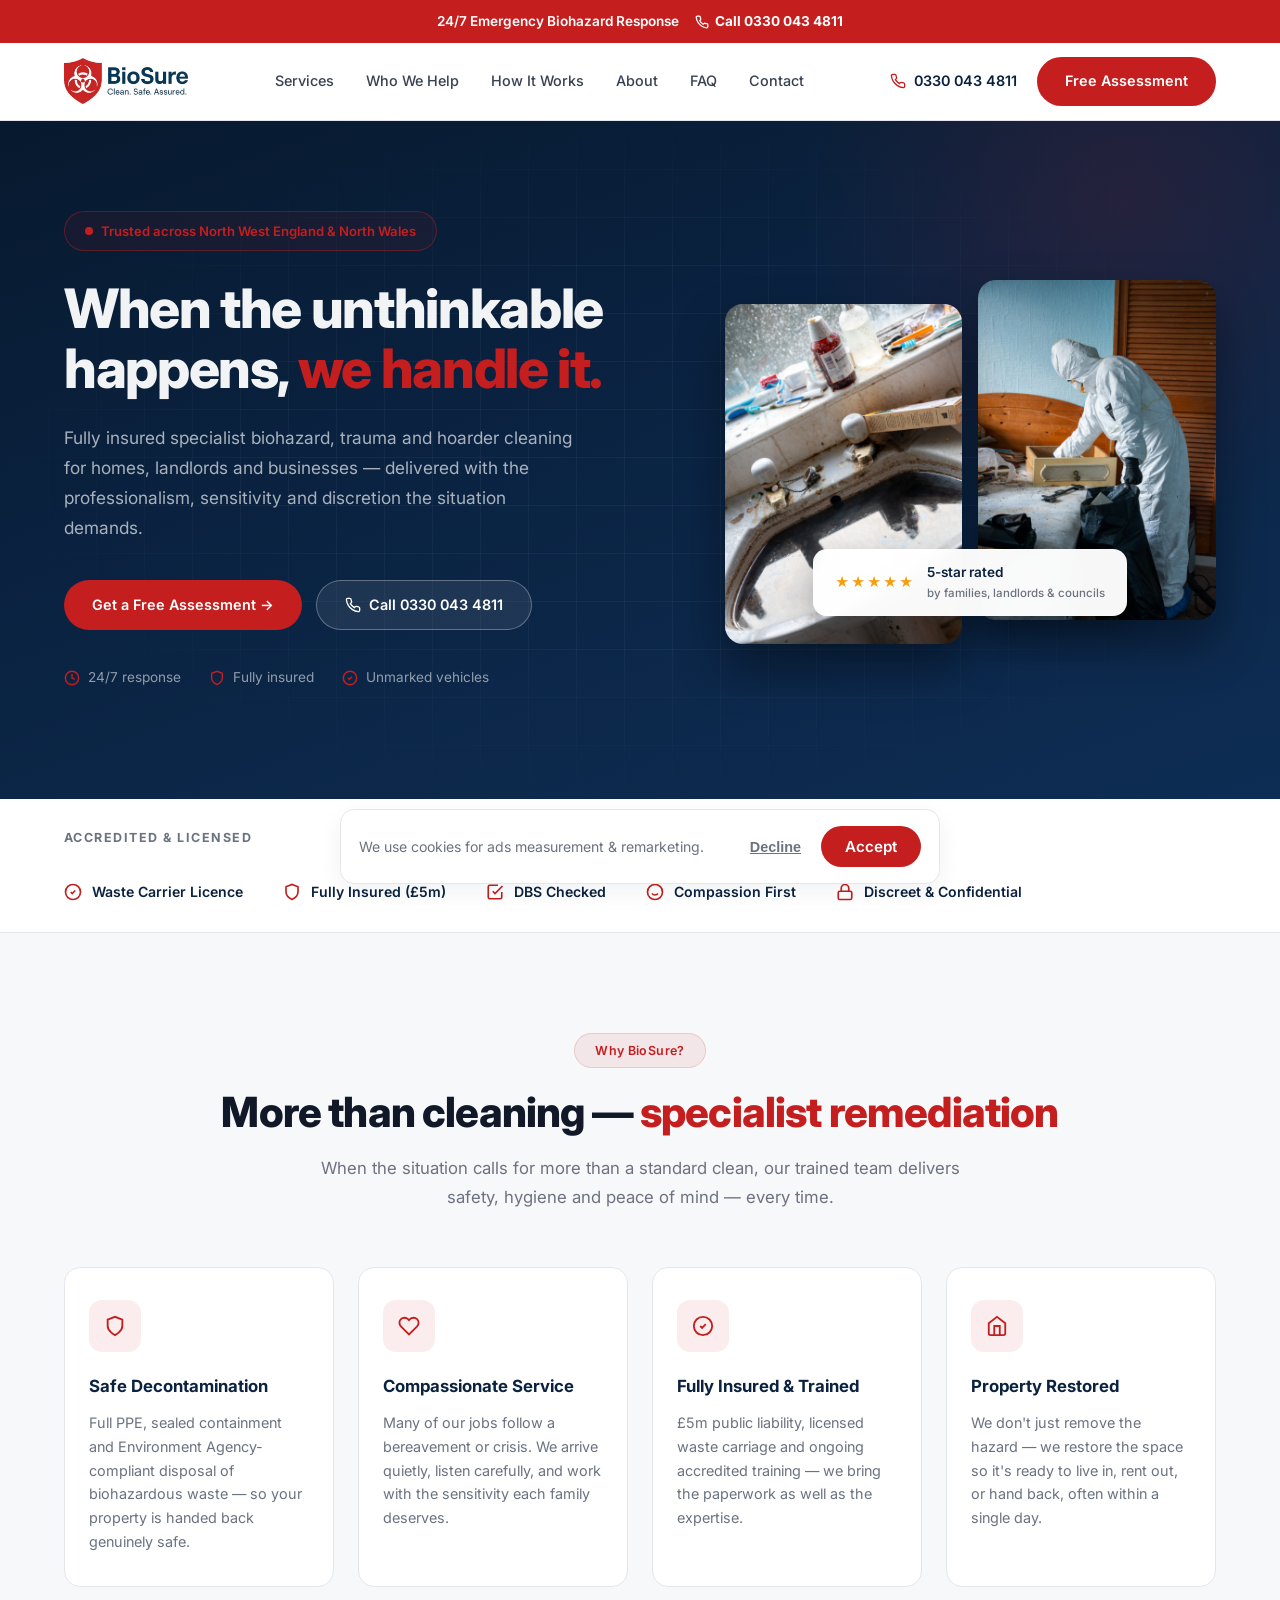
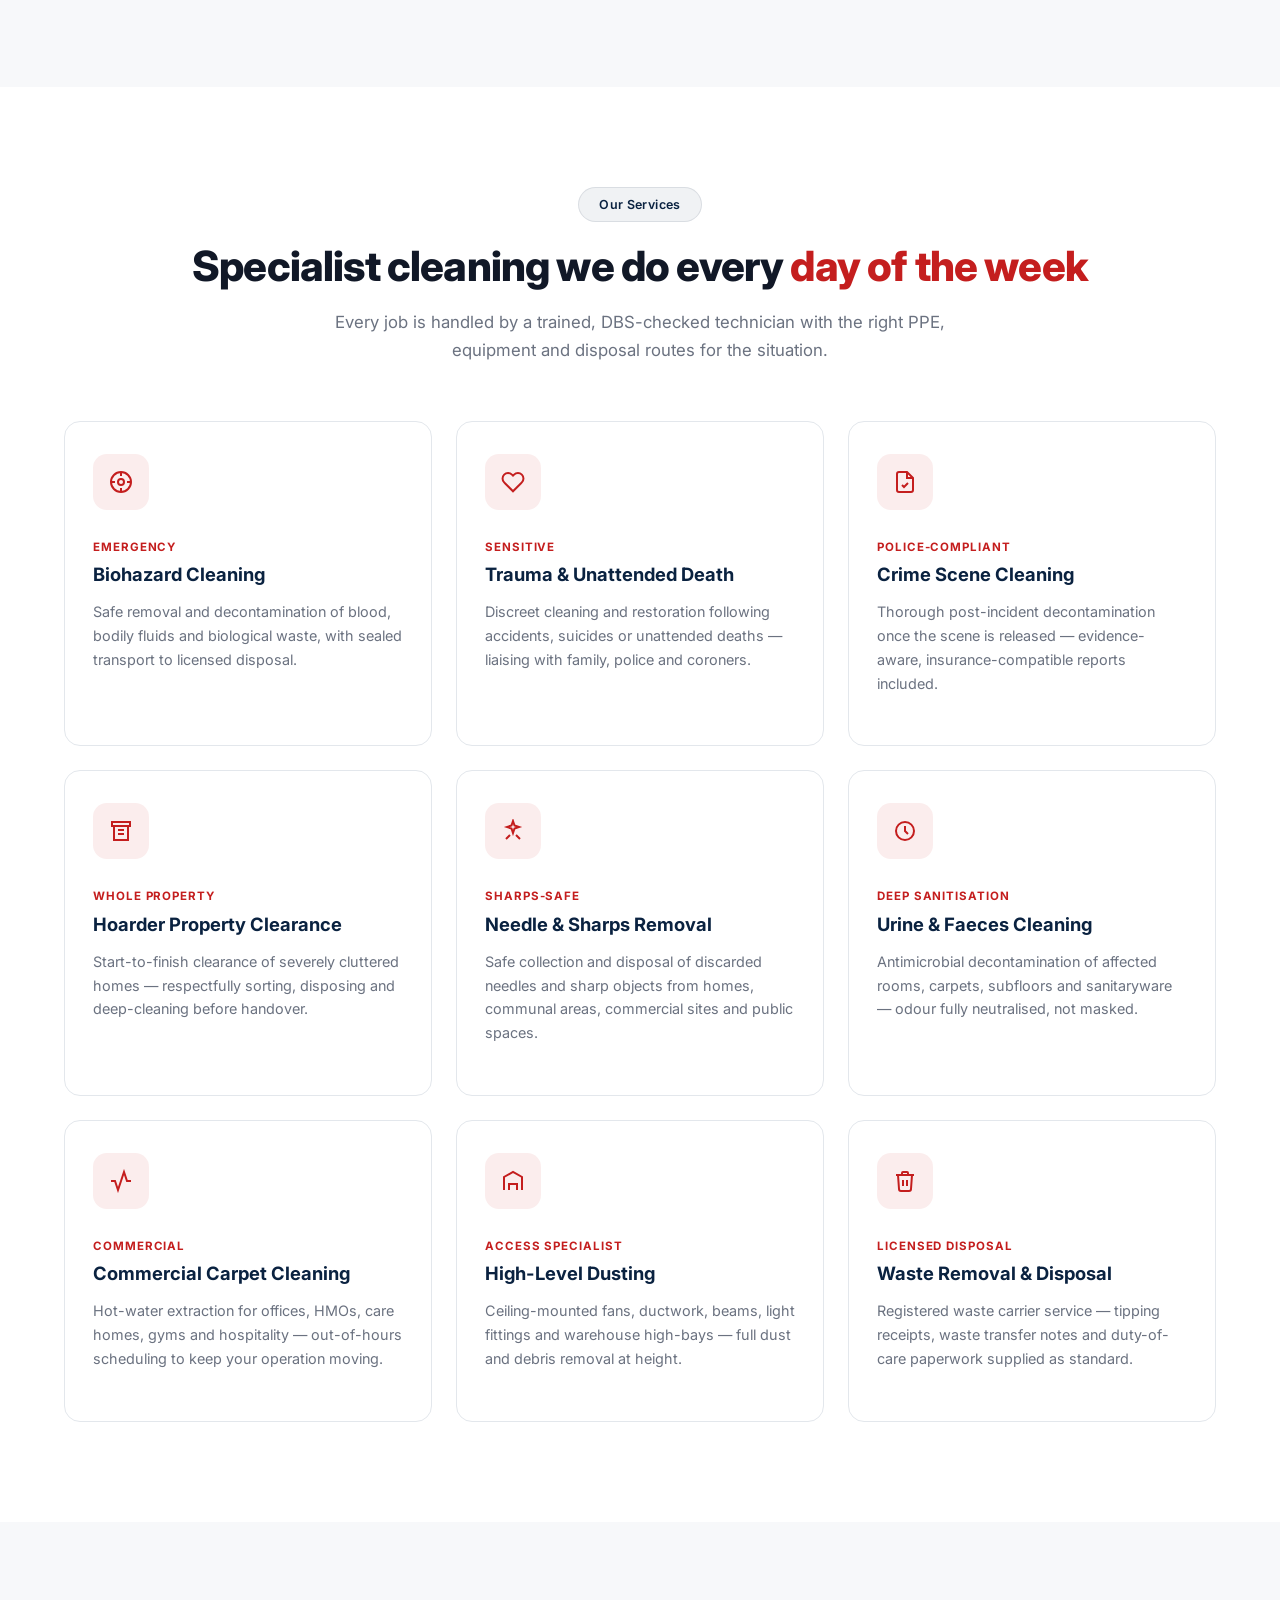
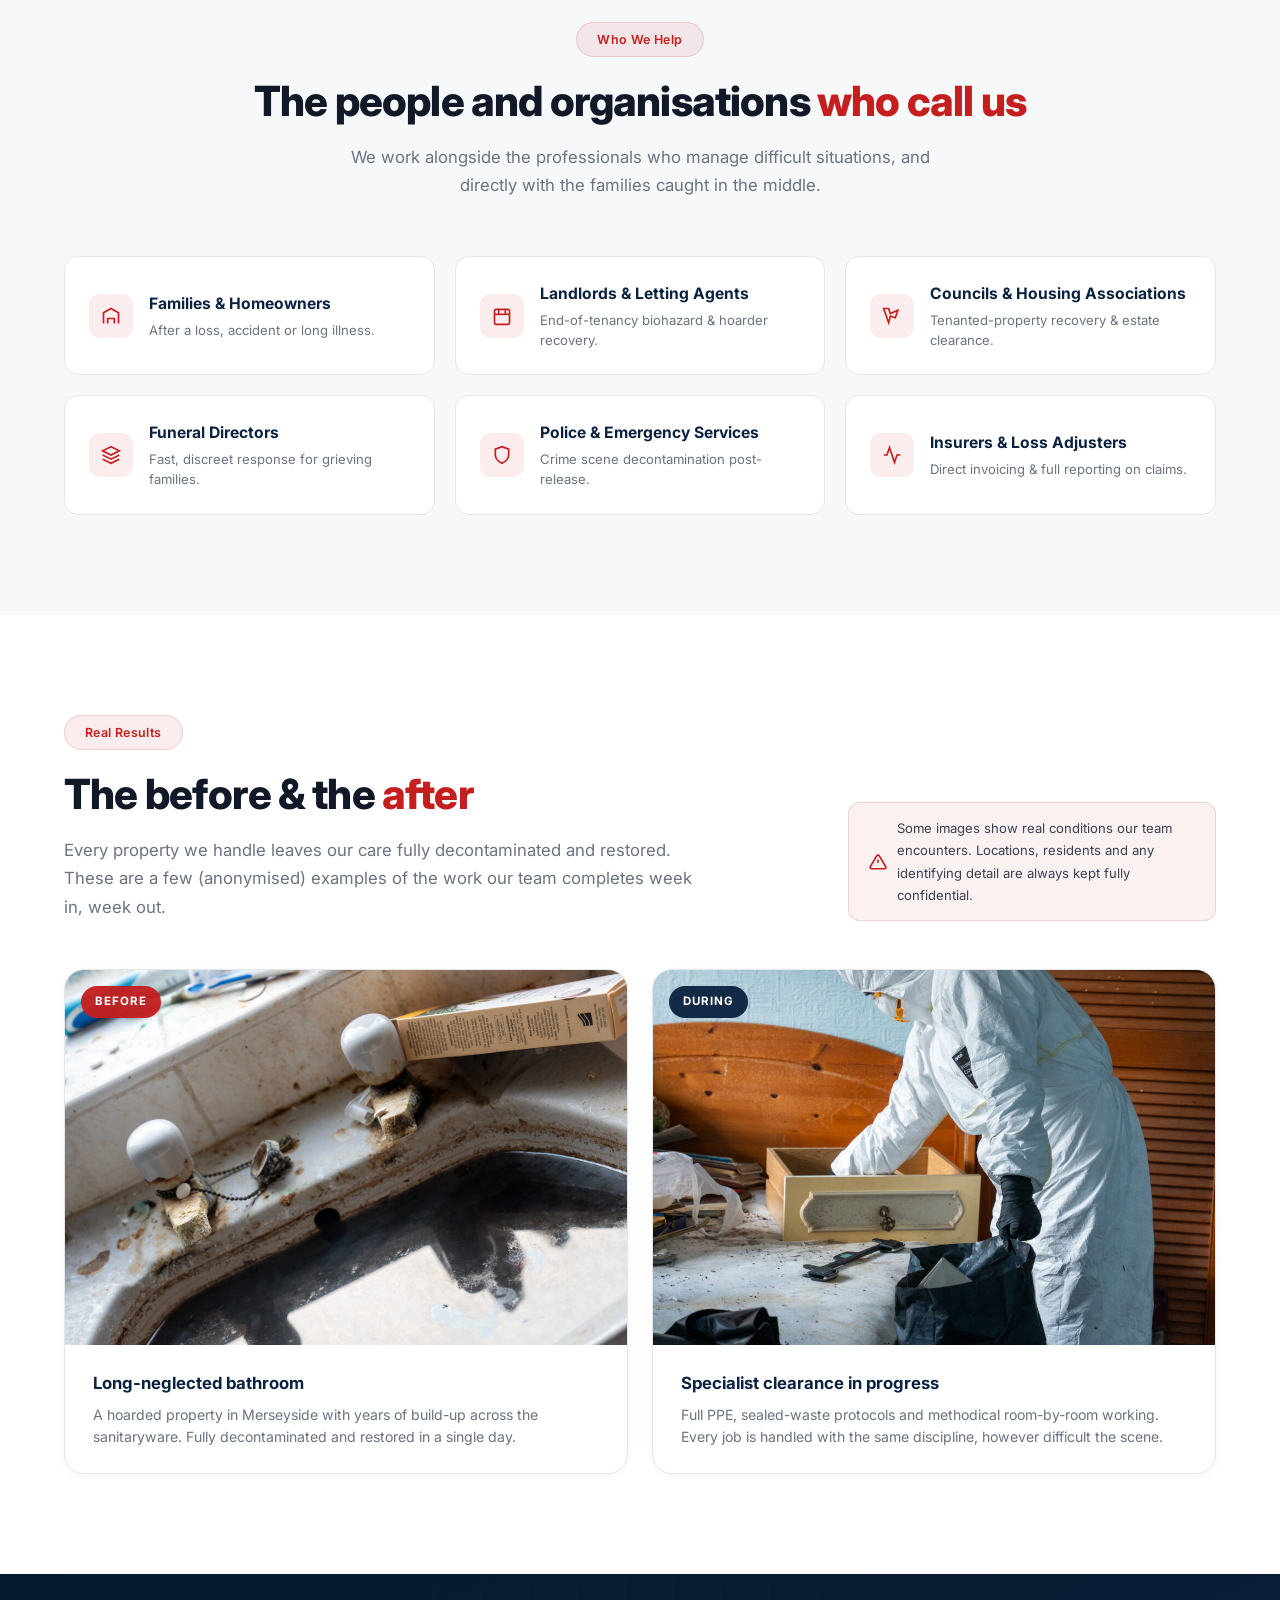
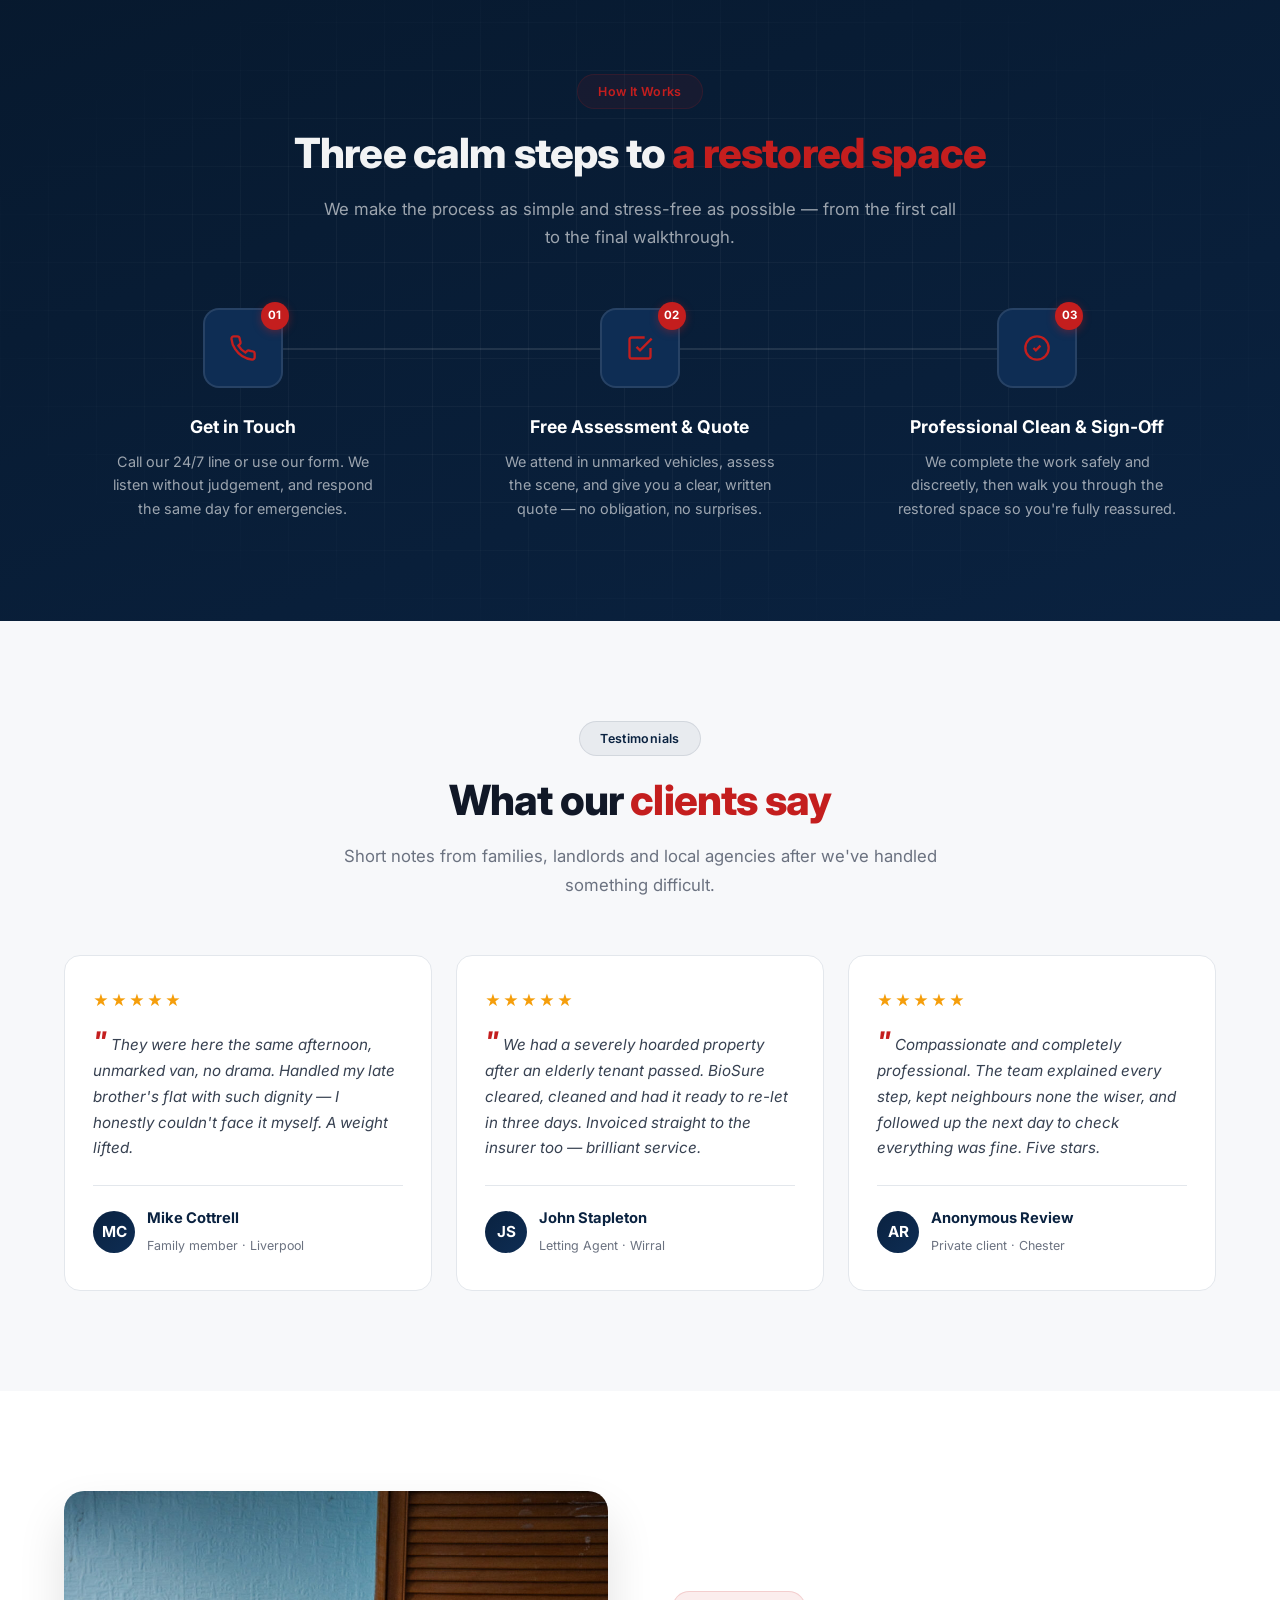
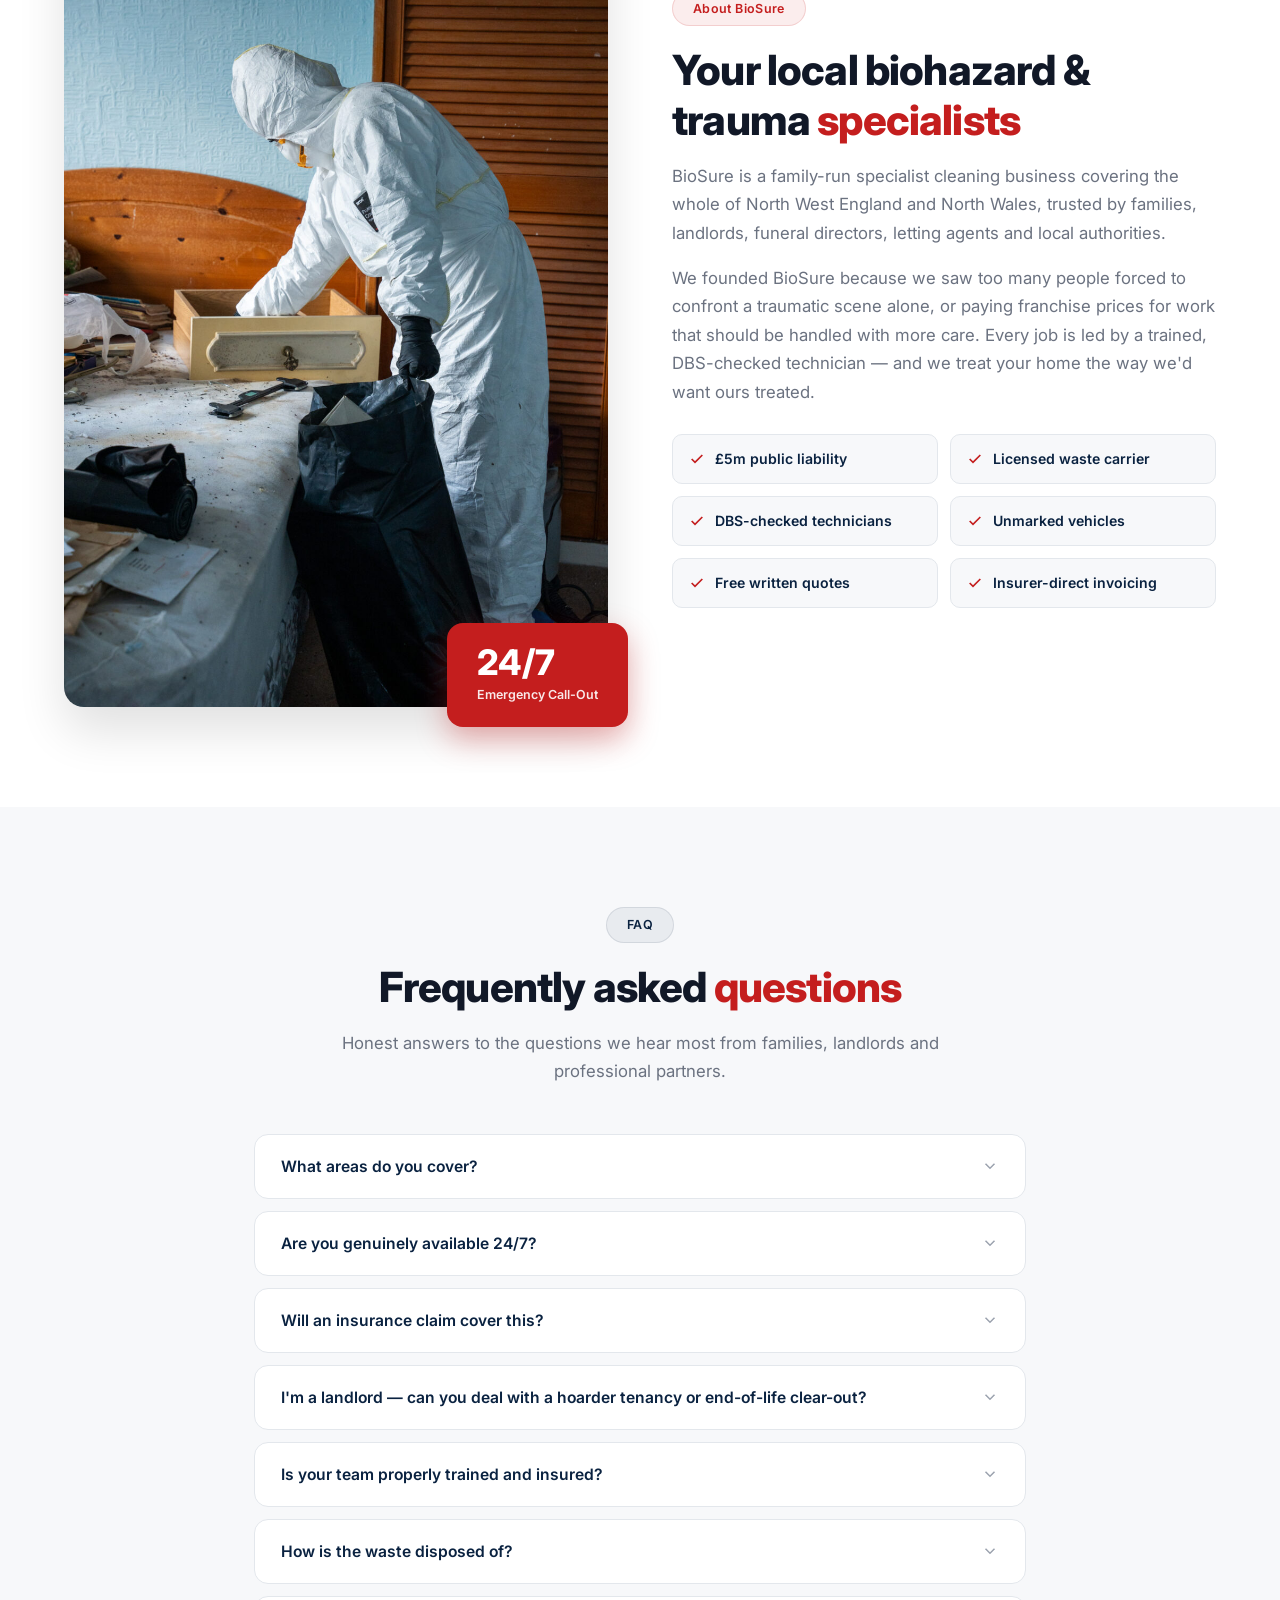
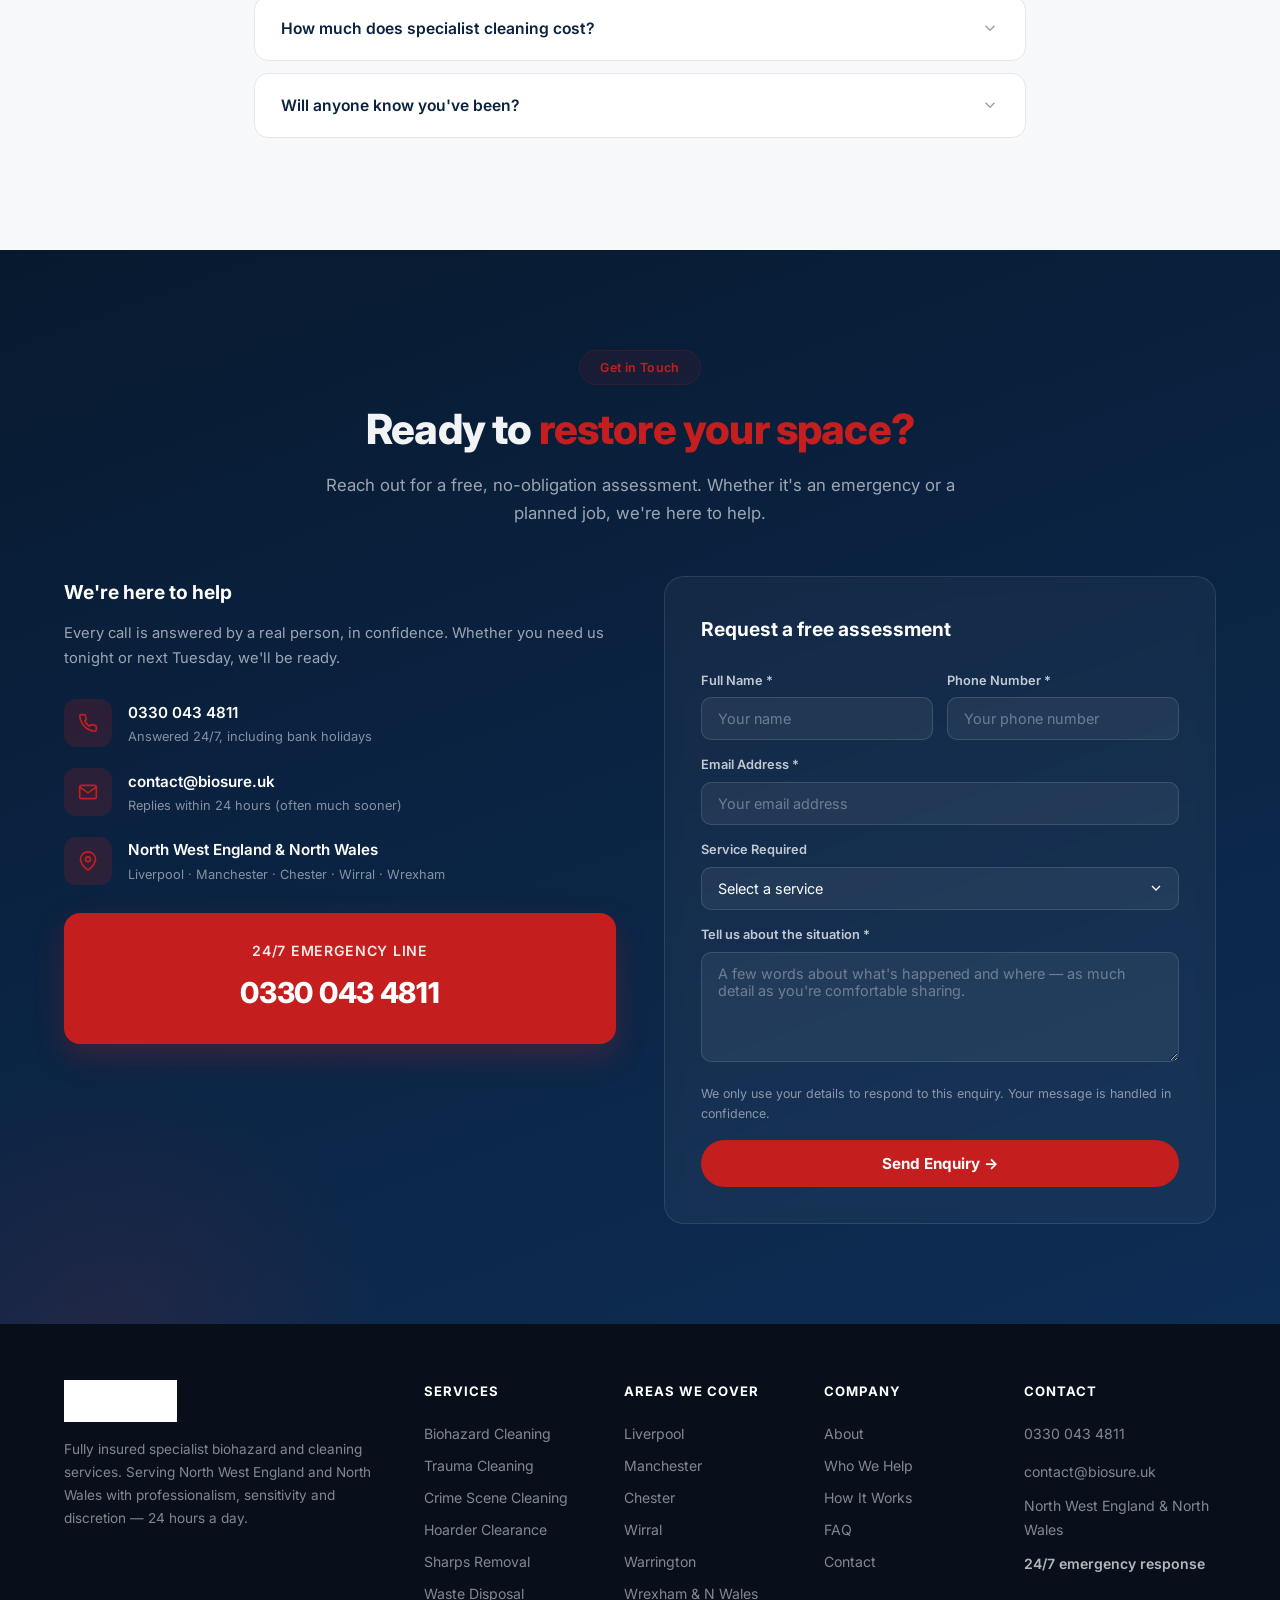
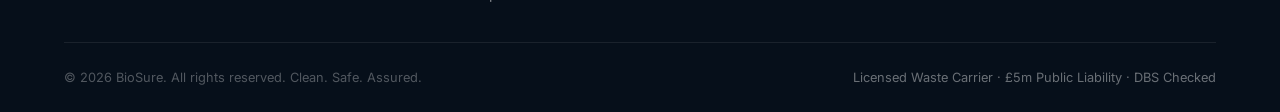
<file: index.html>
<!DOCTYPE html>
<html lang="en">
<head>
    <meta charset="UTF-8">
    <meta name="viewport" content="width=device-width, initial-scale=1.0">
    <title>BioSure | 24/7 Biohazard, Trauma & Specialist Cleaning — North West England & North Wales</title>
    <meta name="description" content="Fully insured specialist biohazard, trauma, crime scene and hoarder cleaning across North West England and North Wales. Discreet, compassionate, 24/7 emergency response. Call 0330 043 4811.">
    <meta name="theme-color" content="#0A2240">
    <link rel="canonical" href="https://www.biosure.uk/">
    <meta property="og:type" content="website">
    <meta property="og:site_name" content="BioSure">
    <meta property="og:title" content="BioSure | 24/7 Biohazard, Trauma & Specialist Cleaning">
    <meta property="og:description" content="Fully insured specialist biohazard, trauma, crime scene and hoarder cleaning across North West England and North Wales. Discreet, compassionate, 24/7 emergency response.">
    <meta property="og:url" content="https://www.biosure.uk/">
    <meta property="og:image" content="https://www.biosure.uk/logo.jpg">
    <meta property="og:locale" content="en_GB">
    <meta name="twitter:card" content="summary">
    <meta name="twitter:title" content="BioSure | 24/7 Biohazard, Trauma & Specialist Cleaning">
    <meta name="twitter:description" content="Discreet, fully insured biohazard, trauma and hoarder cleaning across North West England and North Wales. 24/7 — call 0330 043 4811.">
    <meta name="twitter:image" content="https://www.biosure.uk/logo.jpg">
    <link rel="icon" type="image/jpeg" href="logo.jpg">
    <link rel="preconnect" href="https://fonts.googleapis.com">
    <link rel="preconnect" href="https://fonts.gstatic.com" crossorigin>
    <link href="https://fonts.googleapis.com/css2?family=Inter:wght@400;500;600;700;800;900&display=swap" rel="stylesheet">
    <!-- Google tag (gtag.js) -->
    <script async src="https://www.googletagmanager.com/gtag/js?id=AW-17323788558"></script>
    <script>
        window.dataLayer = window.dataLayer || [];
        function gtag(){dataLayer.push(arguments);}
        gtag('js', new Date());
        // Consent Mode v2 — default everything to denied until the visitor chooses (see cookie banner)
        gtag('consent', 'default', {
            'ad_storage':'denied','ad_user_data':'denied','ad_personalization':'denied','analytics_storage':'denied','wait_for_update':500
        });
        gtag('config', 'AW-17323788558');
        function trackCall(){ gtag('event','conversion',{'send_to':'AW-17323788558/aeE9CLaA_c0cEI6S0MRA'}); } // BioSure Phone Tap
    </script>
    <script type="application/ld+json">
    {
        "@context": "https://schema.org",
        "@type": "LocalBusiness",
        "name": "BioSure",
        "description": "Specialist biohazard, trauma, crime scene and hoarder cleaning services across North West England and North Wales.",
        "telephone": "+443300434811",
        "email": "contact@biosure.uk",
        "url": "https://www.biosure.uk/",
        "image": "https://www.biosure.uk/logo.jpg",
        "areaServed": ["North West England", "North Wales", "Liverpool", "Manchester", "Chester", "Wirral"],
        "openingHoursSpecification": {
            "@type": "OpeningHoursSpecification",
            "dayOfWeek": ["Monday","Tuesday","Wednesday","Thursday","Friday","Saturday","Sunday"],
            "opens": "00:00",
            "closes": "23:59"
        },
        "priceRange": "££"
    }
    </script>
    <script type="application/ld+json">
    {
        "@context": "https://schema.org",
        "@type": "FAQPage",
        "mainEntity": [
            {
                "@type": "Question",
                "name": "What areas do you cover?",
                "acceptedAnswer": { "@type": "Answer", "text": "All of North West England and North Wales — including Liverpool, Manchester, Chester, the Wirral, Warrington, Runcorn, Wrexham and surrounding areas. For emergencies we typically respond the same day." }
            },
            {
                "@type": "Question",
                "name": "Are you genuinely available 24/7?",
                "acceptedAnswer": { "@type": "Answer", "text": "Yes. Our phone line is staffed every day of the year including bank holidays. Call 0330 043 4811 and a member of the team will speak to you directly." }
            },
            {
                "@type": "Question",
                "name": "Will an insurance claim cover this?",
                "acceptedAnswer": { "@type": "Answer", "text": "Very often, yes. Many buildings, contents and landlord policies cover specialist biohazard cleaning. We provide the detailed reports, invoices and photographs loss adjusters need, and we can invoice insurers directly so you're not out of pocket." }
            },
            {
                "@type": "Question",
                "name": "I'm a landlord — can you deal with a hoarder tenancy or end-of-life clear-out?",
                "acceptedAnswer": { "@type": "Answer", "text": "Absolutely. We handle full property clearance, deep clean, decontamination and waste disposal, and can coordinate with letting agents, insurers or next of kin. Typical turnaround is 1–3 days, and we provide all the duty-of-care paperwork for your records." }
            },
            {
                "@type": "Question",
                "name": "Is your team properly trained and insured?",
                "acceptedAnswer": { "@type": "Answer", "text": "All technicians are DBS-checked, trained in biohazard handling, infection control, COSHH and working at height where required. We hold £5m public liability insurance and a registered waste carrier licence." }
            },
            {
                "@type": "Question",
                "name": "How is the waste disposed of?",
                "acceptedAnswer": { "@type": "Answer", "text": "Biohazardous waste is double-bagged and sealed on site, transported in licensed vehicles and disposed of via Environment Agency-approved routes. You receive a waste transfer note as standard." }
            },
            {
                "@type": "Question",
                "name": "How much does specialist cleaning cost?",
                "acceptedAnswer": { "@type": "Answer", "text": "Every scene is different, so we offer a free, no-obligation assessment. Once we've seen the job, you receive a clear written quote — the price we agree is the price you pay, even if the work turns out to be harder than expected." }
            },
            {
                "@type": "Question",
                "name": "Will anyone know you've been?",
                "acceptedAnswer": { "@type": "Answer", "text": "No. Our vehicles and uniforms are unmarked, and we are briefed on every job about the level of discretion required. Neighbours, colleagues or other tenants will not know why we're there unless you tell them." }
            }
        ]
    }
    </script>
    <style>
        :root {
            --red: #C41E1E;
            --red-dark: #A01818;
            --red-light: rgba(196,30,30,0.08);
            --navy: #0A2240;
            --navy-mid: #0E2D54;
            --navy-deep: #07192E;
            --white: #FFFFFF;
            --off-white: #F7F8FA;
            --gray-100: #F0F2F5;
            --gray-200: #E3E7EC;
            --gray-300: #D1D6DD;
            --gray-400: #9CA3AF;
            --gray-500: #6B7280;
            --gray-700: #374151;
            --gray-900: #111827;
            --shadow-sm: 0 2px 8px rgba(10,34,64,0.04);
            --shadow-md: 0 8px 24px rgba(10,34,64,0.06);
            --shadow-lg: 0 16px 40px rgba(10,34,64,0.08);
            --shadow-red: 0 12px 30px rgba(196,30,30,0.25);
        }

        * { margin: 0; padding: 0; box-sizing: border-box; }
        html { scroll-behavior: smooth; -webkit-text-size-adjust: 100%; text-size-adjust: 100%; }

        body {
            font-family: 'Inter', -apple-system, BlinkMacSystemFont, sans-serif;
            color: var(--gray-700);
            line-height: 1.7;
            overflow-x: hidden;
            -webkit-font-smoothing: antialiased;
        }

        img { max-width: 100%; height: auto; display: block; }
        a { color: inherit; }

        .container { max-width: 1200px; margin: 0 auto; padding: 0 24px; }

        /* ─── EMERGENCY BAR ─── */
        .emergency-bar {
            background: var(--red);
            color: var(--white);
            font-size: 0.85rem;
            font-weight: 600;
            padding: 10px 0;
            position: relative; z-index: 1001;
        }
        .emergency-bar .container {
            display: flex; align-items: center; justify-content: center;
            gap: 16px; flex-wrap: wrap;
        }
        .emergency-bar .pulse {
            width: 8px; height: 8px; background: var(--white);
            border-radius: 50%; animation: pulse 1.8s infinite;
        }
        .emergency-bar a {
            color: var(--white); text-decoration: none;
            display: inline-flex; align-items: center; gap: 6px;
            font-weight: 700;
        }
        .emergency-bar a:hover { text-decoration: underline; }

        /* ─── NAV ─── */
        header {
            position: sticky; top: 0; left: 0; width: 100%; z-index: 1000;
            background: rgba(255,255,255,0.97);
            backdrop-filter: blur(12px);
            border-bottom: 1px solid var(--gray-200);
        }
        .nav-inner {
            max-width: 1200px; margin: 0 auto; padding: 14px 24px;
            display: flex; align-items: center; justify-content: space-between;
        }
        .nav-logo img { height: 46px; width: auto; }
        .nav-links { display: flex; align-items: center; gap: 32px; }
        .nav-links a {
            text-decoration: none; color: var(--gray-700); font-weight: 500;
            font-size: 0.9rem; transition: color 0.2s;
        }
        .nav-links a:hover { color: var(--red); }
        .nav-right { display: flex; align-items: center; gap: 20px; }
        .nav-phone {
            display: inline-flex; align-items: center; gap: 8px;
            text-decoration: none; color: var(--navy); font-weight: 600; font-size: 0.9rem;
        }
        .nav-phone svg { color: var(--red); }
        .btn-primary {
            display: inline-flex; align-items: center; gap: 8px;
            padding: 12px 28px; background: var(--red); color: var(--white);
            border: none; border-radius: 50px; font-weight: 600; font-size: 0.9rem;
            text-decoration: none; cursor: pointer; font-family: inherit;
            white-space: nowrap;
            transition: background 0.2s, transform 0.15s, box-shadow 0.2s;
        }
        .btn-primary:hover {
            background: var(--red-dark); transform: translateY(-1px);
            box-shadow: var(--shadow-red);
        }
        .btn-outline-light {
            display: inline-flex; align-items: center; gap: 8px;
            padding: 12px 28px; background: rgba(255,255,255,0.08);
            border: 1.5px solid rgba(255,255,255,0.3); color: var(--white);
            border-radius: 50px; font-weight: 600; font-size: 0.9rem;
            text-decoration: none; transition: all 0.2s;
        }
        .btn-outline-light:hover {
            background: rgba(255,255,255,0.18); border-color: rgba(255,255,255,0.6);
        }
        .btn-outline-dark {
            display: inline-flex; align-items: center; gap: 8px;
            padding: 12px 28px; background: var(--white);
            border: 1.5px solid var(--gray-300); color: var(--navy);
            border-radius: 50px; font-weight: 600; font-size: 0.9rem;
            text-decoration: none; transition: all 0.2s;
        }
        .btn-outline-dark:hover { border-color: var(--navy); background: var(--off-white); }
        .hamburger {
            display: none; flex-direction: column; gap: 5px;
            background: none; border: none; cursor: pointer; padding: 4px;
        }
        .hamburger span { width: 24px; height: 2.5px; background: var(--navy); border-radius: 2px; transition: 0.3s; }

        /* ─── HERO ─── */
        .hero {
            background: linear-gradient(160deg, var(--navy-deep) 0%, var(--navy) 40%, var(--navy-mid) 100%);
            padding: 90px 0 110px;
            position: relative; overflow: hidden;
        }
        .hero::before {
            content: ''; position: absolute; inset: 0;
            background-image:
                linear-gradient(rgba(255,255,255,0.04) 1px, transparent 1px),
                linear-gradient(90deg, rgba(255,255,255,0.04) 1px, transparent 1px);
            background-size: 48px 48px;
            mask-image: radial-gradient(ellipse at center, black 40%, transparent 75%);
            -webkit-mask-image: radial-gradient(ellipse at center, black 40%, transparent 75%);
        }
        .hero::after {
            content: ''; position: absolute; top: -40%; right: -15%;
            width: 700px; height: 700px;
            background: radial-gradient(circle, rgba(196,30,30,0.14) 0%, transparent 65%);
            border-radius: 50%;
        }
        .hero .container {
            display: grid; grid-template-columns: 1.1fr 0.9fr; gap: 60px; align-items: center;
            position: relative; z-index: 2;
        }
        .hero-badge {
            display: inline-flex; align-items: center; gap: 8px;
            padding: 8px 20px; border: 1px solid rgba(196,30,30,0.4);
            border-radius: 50px; color: var(--red); font-size: 0.82rem;
            font-weight: 600; margin-bottom: 28px; background: rgba(196,30,30,0.08);
        }
        .hero-badge::before {
            content: ''; width: 8px; height: 8px; background: var(--red);
            border-radius: 50%; animation: pulse 2s infinite;
        }
        @keyframes pulse {
            0%, 100% { opacity: 1; transform: scale(1); }
            50% { opacity: 0.4; transform: scale(1.3); }
        }
        .hero h1 {
            font-size: 3.4rem; font-weight: 800; color: rgba(255,255,255,0.95);
            line-height: 1.1; margin-bottom: 24px; letter-spacing: -0.025em;
        }
        .hero h1 span { color: var(--red); }
        .hero-desc {
            font-size: 1.08rem; color: rgba(255,255,255,0.65);
            margin-bottom: 36px; max-width: 520px; line-height: 1.75;
        }
        .hero-buttons { display: flex; gap: 14px; flex-wrap: wrap; }
        .hero-meta {
            margin-top: 36px; display: flex; gap: 28px; flex-wrap: wrap;
            color: rgba(255,255,255,0.55); font-size: 0.85rem;
        }
        .hero-meta-item { display: flex; align-items: center; gap: 8px; }
        .hero-meta-item svg { color: var(--red); flex-shrink: 0; }
        .hero-image {
            position: relative; display: grid; grid-template-columns: 1fr 1fr; gap: 16px;
        }
        .hero-image img {
            width: 100%; height: 340px; object-fit: cover; border-radius: 18px;
            box-shadow: 0 24px 48px rgba(0,0,0,0.4);
        }
        .hero-image img:first-child { transform: translateY(24px); }
        .hero-image img:last-child { transform: translateY(-24px); }
        .hero-trust-card {
            position: absolute; bottom: 4px; left: 50%; transform: translateX(-50%);
            background: rgba(255,255,255,0.97); backdrop-filter: blur(10px);
            padding: 12px 22px; border-radius: 14px;
            box-shadow: 0 12px 32px rgba(0,0,0,0.25);
            display: flex; align-items: center; gap: 12px;
            font-size: 0.85rem; font-weight: 600; color: var(--navy);
            white-space: nowrap;
        }
        .hero-trust-card .stars { color: #F59E0B; letter-spacing: 2px; }
        .hero-trust-card small { display: block; font-size: 0.72rem; font-weight: 500; color: var(--gray-500); }

        /* ─── CREDENTIALS BAND ─── */
        .creds-band {
            background: var(--white); border-bottom: 1px solid var(--gray-200);
            padding: 28px 0;
        }
        .creds-inner {
            display: flex; justify-content: space-between; align-items: center;
            gap: 32px; flex-wrap: wrap;
        }
        .creds-label {
            font-size: 0.78rem; font-weight: 700; color: var(--gray-500);
            letter-spacing: 0.12em; text-transform: uppercase;
        }
        .creds-list {
            display: flex; gap: 40px; flex-wrap: wrap; align-items: center;
        }
        .cred {
            display: flex; align-items: center; gap: 10px;
            font-size: 0.88rem; font-weight: 600; color: var(--navy);
        }
        .cred svg { color: var(--red); flex-shrink: 0; }

        /* ─── SECTION SHARED ─── */
        section { padding: 100px 0; }
        .section-label {
            display: inline-block; padding: 6px 20px; border-radius: 50px;
            font-size: 0.78rem; font-weight: 600; letter-spacing: 0.03em;
            margin-bottom: 20px;
        }
        .label-red { background: var(--red-light); color: var(--red); border: 1px solid rgba(196,30,30,0.15); }
        .label-navy { background: rgba(10,34,64,0.06); color: var(--navy); border: 1px solid rgba(10,34,64,0.1); }
        .section-title {
            font-size: 2.6rem; font-weight: 800; color: var(--gray-900);
            line-height: 1.2; margin-bottom: 16px; letter-spacing: -0.02em;
        }
        .section-title span { color: var(--red); }
        .section-subtitle {
            font-size: 1.05rem; color: var(--gray-500); max-width: 640px;
            line-height: 1.7;
        }
        .text-center { text-align: center; }
        .text-center .section-subtitle { margin: 0 auto; }

        /* ─── WHY CHOOSE ─── */
        .why-section { background: var(--off-white); }
        .why-grid {
            display: grid; grid-template-columns: repeat(4, 1fr); gap: 24px; margin-top: 56px;
        }
        .why-card {
            background: var(--white); border-radius: 16px; padding: 32px 24px;
            border: 1px solid var(--gray-200); transition: transform 0.2s, box-shadow 0.2s, border-color 0.2s;
        }
        .why-card:hover {
            transform: translateY(-4px);
            box-shadow: var(--shadow-md);
            border-color: var(--gray-300);
        }
        .why-icon {
            width: 52px; height: 52px; border-radius: 13px;
            background: var(--red-light); color: var(--red);
            display: flex; align-items: center; justify-content: center;
            font-size: 1.2rem; margin-bottom: 20px;
        }
        .why-card h3 { font-size: 1.05rem; font-weight: 700; color: var(--navy); margin-bottom: 10px; }
        .why-card p { font-size: 0.9rem; color: var(--gray-500); line-height: 1.65; }

        /* ─── SERVICES ─── */
        .services-section { background: var(--white); }
        .services-grid {
            display: grid; grid-template-columns: repeat(3, 1fr); gap: 24px; margin-top: 56px;
        }
        .service-card {
            background: var(--white); border-radius: 16px; padding: 32px 28px;
            border: 1px solid var(--gray-200);
            transition: transform 0.2s, box-shadow 0.2s, border-color 0.2s;
            position: relative; overflow: hidden;
        }
        .service-card:hover {
            transform: translateY(-4px);
            box-shadow: var(--shadow-lg);
            border-color: var(--red);
        }
        .service-card::before {
            content: ''; position: absolute; top: 0; left: 0; right: 0;
            height: 3px; background: var(--red); transform: scaleX(0);
            transform-origin: left; transition: transform 0.3s;
        }
        .service-card:hover::before { transform: scaleX(1); }
        .service-icon {
            width: 56px; height: 56px; border-radius: 14px;
            background: var(--red-light); color: var(--red);
            display: flex; align-items: center; justify-content: center;
            margin-bottom: 22px;
        }
        .service-card h3 { font-size: 1.15rem; font-weight: 700; color: var(--navy); margin-bottom: 10px; }
        .service-card p { font-size: 0.9rem; color: var(--gray-500); line-height: 1.65; margin-bottom: 18px; }
        .service-card .service-tag {
            display: inline-block; font-size: 0.72rem; font-weight: 700;
            color: var(--red); letter-spacing: 0.08em; text-transform: uppercase;
        }

        /* ─── WHO WE HELP ─── */
        .who-section { background: var(--off-white); }
        .who-grid {
            display: grid; grid-template-columns: repeat(3, 1fr); gap: 20px; margin-top: 56px;
        }
        .who-card {
            background: var(--white); border-radius: 14px; padding: 24px;
            display: flex; align-items: center; gap: 16px;
            border: 1px solid var(--gray-200);
            transition: transform 0.2s, border-color 0.2s;
        }
        .who-card:hover {
            transform: translateY(-2px); border-color: var(--red);
        }
        .who-icon {
            width: 44px; height: 44px; border-radius: 11px; flex-shrink: 0;
            background: var(--red-light); color: var(--red);
            display: flex; align-items: center; justify-content: center;
        }
        .who-card h4 { font-size: 0.98rem; font-weight: 700; color: var(--navy); margin-bottom: 2px; }
        .who-card p { font-size: 0.82rem; color: var(--gray-500); line-height: 1.55; }

        /* ─── RESULTS / BEFORE-AFTER ─── */
        .results-section { background: var(--white); }
        .results-intro { display: grid; grid-template-columns: 2fr 1fr; gap: 48px; align-items: end; margin-bottom: 48px; }
        .results-grid {
            display: grid; grid-template-columns: 1fr 1fr; gap: 24px;
        }
        .result-card {
            border-radius: 20px; overflow: hidden;
            border: 1px solid var(--gray-200);
            background: var(--white);
            box-shadow: var(--shadow-sm);
        }
        .result-card-img {
            position: relative; aspect-ratio: 3/2; overflow: hidden;
            background: var(--gray-100);
        }
        .result-card-img img { width: 100%; height: 100%; object-fit: cover; }
        .result-tag {
            position: absolute; top: 16px; left: 16px;
            padding: 6px 14px; border-radius: 50px;
            font-size: 0.72rem; font-weight: 700; letter-spacing: 0.08em;
            text-transform: uppercase;
        }
        .result-tag.before { background: rgba(196,30,30,0.95); color: var(--white); }
        .result-tag.during { background: rgba(10,34,64,0.95); color: var(--white); }
        .result-card-body { padding: 24px 28px; }
        .result-card-body h4 { font-size: 1.05rem; font-weight: 700; color: var(--navy); margin-bottom: 6px; }
        .result-card-body p { font-size: 0.88rem; color: var(--gray-500); line-height: 1.6; }
        .content-warning {
            background: rgba(196,30,30,0.06); border: 1px solid rgba(196,30,30,0.15);
            border-radius: 12px; padding: 14px 20px;
            font-size: 0.82rem; color: var(--gray-700);
            display: flex; align-items: center; gap: 10px;
            max-width: 500px;
        }
        .content-warning svg { color: var(--red); flex-shrink: 0; }

        /* ─── HOW IT WORKS ─── */
        .how-section {
            background: linear-gradient(160deg, var(--navy-deep) 0%, var(--navy) 100%);
            color: var(--white); position: relative; overflow: hidden;
        }
        .how-section::before {
            content: ''; position: absolute; inset: 0;
            background-image:
                linear-gradient(rgba(255,255,255,0.04) 1px, transparent 1px),
                linear-gradient(90deg, rgba(255,255,255,0.04) 1px, transparent 1px);
            background-size: 48px 48px;
            mask-image: radial-gradient(ellipse at center, black 40%, transparent 80%);
            -webkit-mask-image: radial-gradient(ellipse at center, black 40%, transparent 80%);
        }
        .how-section .container { position: relative; z-index: 2; }
        .how-section .section-title { color: rgba(255,255,255,0.95); }
        .how-section .section-subtitle { color: rgba(255,255,255,0.55); }
        .steps {
            display: grid; grid-template-columns: repeat(3, 1fr); gap: 40px;
            margin-top: 56px; position: relative;
        }
        .steps::before {
            content: ''; position: absolute; top: 40px; left: 15%; right: 15%;
            height: 2px; background: rgba(255,255,255,0.1);
        }
        .step { text-align: center; position: relative; }
        .step-icon-wrap {
            width: 80px; height: 80px; margin: 0 auto 24px;
            background: var(--navy-mid); border: 2px solid rgba(255,255,255,0.1);
            border-radius: 16px; display: flex; align-items: center;
            justify-content: center; color: var(--red);
            position: relative; z-index: 2;
            transition: border-color 0.2s, box-shadow 0.2s;
        }
        .step:hover .step-icon-wrap {
            border-color: var(--red); box-shadow: 0 8px 24px rgba(196,30,30,0.25);
        }
        .step-num {
            position: absolute; top: -8px; right: -8px; z-index: 3;
            width: 28px; height: 28px; background: var(--red); color: var(--white);
            border-radius: 50%; font-size: 0.72rem; font-weight: 700;
            display: flex; align-items: center; justify-content: center;
            box-shadow: 0 2px 8px rgba(196,30,30,0.4);
        }
        .step h3 { font-size: 1.1rem; font-weight: 700; color: var(--white); margin-bottom: 8px; }
        .step p { font-size: 0.9rem; color: rgba(255,255,255,0.6); line-height: 1.65; max-width: 280px; margin: 0 auto; }

        /* ─── TESTIMONIALS ─── */
        .testimonials-section { background: var(--off-white); }
        .test-grid {
            display: grid; grid-template-columns: repeat(3, 1fr); gap: 24px; margin-top: 56px;
        }
        .test-card {
            background: var(--white); border-radius: 16px; padding: 32px 28px;
            border: 1px solid var(--gray-200);
            display: flex; flex-direction: column;
        }
        .test-stars { color: #F59E0B; font-size: 0.95rem; letter-spacing: 2px; margin-bottom: 18px; }
        .test-quote { font-size: 0.95rem; color: var(--gray-700); line-height: 1.7; margin-bottom: 24px; flex: 1; font-style: italic; }
        .test-quote::before { content: '"'; color: var(--red); font-size: 1.6rem; font-weight: 800; line-height: 0; margin-right: 4px; }
        .test-author {
            display: flex; align-items: center; gap: 12px;
            padding-top: 20px; border-top: 1px solid var(--gray-200);
        }
        .test-avatar {
            width: 42px; height: 42px; border-radius: 50%; flex-shrink: 0;
            background: linear-gradient(135deg, var(--navy), var(--navy-mid));
            color: var(--white); display: flex; align-items: center; justify-content: center;
            font-weight: 700; font-size: 0.95rem;
        }
        .test-author-info strong { display: block; font-size: 0.92rem; color: var(--navy); font-weight: 700; }
        .test-author-info span { font-size: 0.78rem; color: var(--gray-500); }

        /* ─── ABOUT ─── */
        .about-section { background: var(--white); }
        .about-grid {
            display: grid; grid-template-columns: 1fr 1fr; gap: 64px; align-items: center;
        }
        .about-img-wrap { position: relative; }
        .about-img-wrap img {
            width: 100%; height: auto; border-radius: 20px;
            box-shadow: 0 24px 48px rgba(0,0,0,0.12);
        }
        .about-floating-badge {
            position: absolute; bottom: -20px; right: -20px;
            background: var(--red); color: var(--white); padding: 22px 30px;
            border-radius: 16px; box-shadow: 0 12px 30px rgba(196,30,30,0.35);
        }
        .about-floating-badge .num { font-size: 2.2rem; font-weight: 800; line-height: 1; }
        .about-floating-badge .lbl { font-size: 0.78rem; font-weight: 600; opacity: 0.9; margin-top: 4px; }
        .about-content .section-subtitle { max-width: none; margin-bottom: 16px; }
        .about-features {
            display: grid; grid-template-columns: 1fr 1fr; gap: 12px; margin-top: 28px;
        }
        .about-feat {
            display: flex; align-items: center; gap: 10px;
            padding: 12px 16px; background: var(--off-white); border-radius: 10px;
            border: 1px solid var(--gray-200);
        }
        .about-feat svg { color: var(--red); flex-shrink: 0; }
        .about-feat span { font-size: 0.88rem; font-weight: 600; color: var(--navy); }

        /* ─── FAQ ─── */
        .faq-section { background: var(--off-white); }
        .faq-list { max-width: 820px; margin: 48px auto 0; }
        .faq-item {
            background: var(--white); border: 1px solid var(--gray-200);
            border-radius: 14px; margin-bottom: 12px; overflow: hidden;
            transition: box-shadow 0.2s, border-color 0.2s;
        }
        .faq-item:hover { box-shadow: var(--shadow-sm); }
        .faq-item.open { border-color: rgba(196,30,30,0.25); }
        .faq-q {
            width: 100%; padding: 22px 26px; background: none; border: none;
            display: flex; align-items: center; justify-content: space-between;
            cursor: pointer; font-family: inherit; font-size: 0.98rem;
            font-weight: 600; color: var(--navy); text-align: left; gap: 16px;
        }
        .faq-q svg { flex-shrink: 0; color: var(--gray-400); transition: transform 0.3s, color 0.2s; }
        .faq-item.open .faq-q svg { transform: rotate(180deg); color: var(--red); }
        .faq-a {
            max-height: 0; overflow: hidden; transition: max-height 0.35s ease, padding 0.35s ease;
            padding: 0 26px;
        }
        .faq-item.open .faq-a { max-height: 400px; padding: 0 26px 22px; }
        .faq-a p { font-size: 0.92rem; color: var(--gray-500); line-height: 1.75; }

        /* ─── CONTACT / CTA ─── */
        .contact-section {
            background: linear-gradient(160deg, var(--navy-deep) 0%, var(--navy) 40%, var(--navy-mid) 100%);
            color: var(--white);
            position: relative; overflow: hidden;
        }
        .contact-section::after {
            content: ''; position: absolute; bottom: -30%; left: -15%;
            width: 600px; height: 600px;
            background: radial-gradient(circle, rgba(196,30,30,0.12) 0%, transparent 65%);
            border-radius: 50%;
        }
        .contact-section .container { position: relative; z-index: 2; }
        .contact-section .section-title { color: rgba(255,255,255,0.95); }
        .contact-section .section-title span { color: var(--red); }
        .contact-section .section-subtitle { color: rgba(255,255,255,0.6); }
        .contact-grid {
            display: grid; grid-template-columns: 1fr 1fr; gap: 48px; margin-top: 48px;
        }
        .contact-info-block h3 {
            font-size: 1.2rem; font-weight: 700; color: var(--white); margin-bottom: 12px;
        }
        .contact-info-block > p {
            color: rgba(255,255,255,0.6); font-size: 0.92rem; margin-bottom: 28px; line-height: 1.7;
        }
        .contact-detail {
            display: flex; align-items: center; gap: 16px; margin-bottom: 20px;
        }
        .contact-detail-icon {
            width: 48px; height: 48px; background: rgba(196,30,30,0.18);
            border-radius: 12px; display: flex; align-items: center; justify-content: center;
            flex-shrink: 0;
        }
        .contact-detail-icon svg { color: var(--red); }
        .contact-detail-text a {
            color: var(--white); text-decoration: none; font-weight: 600; font-size: 0.95rem;
        }
        .contact-detail-text a:hover { color: var(--red); }
        .contact-detail-text small {
            display: block; color: rgba(255,255,255,0.5); font-size: 0.8rem; font-weight: 400;
        }
        .emergency-box {
            margin-top: 28px; background: var(--red); padding: 26px; border-radius: 16px;
            text-align: center; box-shadow: var(--shadow-red);
        }
        .emergency-box h4 { font-size: 0.88rem; font-weight: 600; margin-bottom: 6px; opacity: 0.9; letter-spacing: 0.05em; text-transform: uppercase; }
        .emergency-box .big-phone {
            font-size: 1.8rem; font-weight: 800; letter-spacing: -0.01em;
        }
        .emergency-box .big-phone a { color: var(--white); text-decoration: none; }

        .contact-form {
            background: rgba(255,255,255,0.04); border: 1px solid rgba(255,255,255,0.1);
            border-radius: 20px; padding: 36px; backdrop-filter: blur(8px);
            min-width: 0;
        }
        .form-group, .form-group select { min-width: 0; }
        .contact-form h3 {
            font-size: 1.2rem; font-weight: 700; color: var(--white); margin-bottom: 24px;
        }
        .form-row { display: grid; grid-template-columns: 1fr 1fr; gap: 14px; }
        .form-group { margin-bottom: 14px; }
        .form-group label {
            display: block; font-size: 0.8rem; font-weight: 600;
            color: rgba(255,255,255,0.75); margin-bottom: 6px;
        }
        .form-group input, .form-group select, .form-group textarea {
            width: 100%; padding: 12px 16px;
            background: rgba(255,255,255,0.06); border: 1px solid rgba(255,255,255,0.12);
            border-radius: 10px; color: var(--white); font-family: inherit; font-size: 0.9rem;
            transition: border-color 0.2s, background 0.2s;
        }
        .form-group input::placeholder, .form-group textarea::placeholder {
            color: rgba(255,255,255,0.35);
        }
        .form-group input:focus, .form-group select:focus, .form-group textarea:focus {
            outline: none; border-color: var(--red);
            background: rgba(255,255,255,0.1);
        }
        .form-group select { appearance: none; background-image: url("data:image/svg+xml;utf8,<svg xmlns='http://www.w3.org/2000/svg' viewBox='0 0 24 24' fill='none' stroke='white' stroke-width='2'><polyline points='6 9 12 15 18 9'/></svg>"); background-repeat: no-repeat; background-position: right 14px center; background-size: 16px; padding-right: 40px; }
        .form-group select option { background: var(--navy); color: var(--white); }
        .form-group textarea { resize: vertical; min-height: 110px; }
        .form-consent { font-size: 0.78rem; color: rgba(255,255,255,0.5); margin: 10px 0 16px; line-height: 1.6; }
        .form-submit {
            width: 100%; padding: 14px; background: var(--red); color: var(--white);
            border: none; border-radius: 50px; font-weight: 700; font-size: 0.95rem;
            cursor: pointer; font-family: inherit; transition: background 0.2s, transform 0.15s, box-shadow 0.2s;
        }
        .form-submit:hover { background: var(--red-dark); transform: translateY(-1px); box-shadow: var(--shadow-red); }

        /* ─── FOOTER ─── */
        footer {
            background: #060F1A; color: var(--white); padding: 56px 0 24px;
        }
        .footer-grid {
            display: grid; grid-template-columns: 2fr 1fr 1fr 1fr 1.2fr; gap: 40px;
            padding-bottom: 32px; border-bottom: 1px solid rgba(255,255,255,0.08);
        }
        .footer-brand img { height: 42px; width: auto; margin-bottom: 16px; filter: brightness(0) invert(1); }
        .footer-brand p { color: rgba(255,255,255,0.5); font-size: 0.85rem; line-height: 1.7; max-width: 340px; }
        .footer-col h4 { font-size: 0.82rem; font-weight: 700; margin-bottom: 16px; text-transform: uppercase; letter-spacing: 0.08em; color: var(--white); }
        .footer-col a {
            display: block; color: rgba(255,255,255,0.5); text-decoration: none;
            font-size: 0.88rem; padding: 4px 0; transition: color 0.2s;
        }
        .footer-col a:hover { color: var(--white); }
        .footer-col p { color: rgba(255,255,255,0.5); font-size: 0.88rem; margin-bottom: 6px; }
        .footer-bottom {
            padding-top: 24px; color: rgba(255,255,255,0.3); font-size: 0.8rem;
            display: flex; justify-content: space-between; flex-wrap: wrap; gap: 12px;
        }
        .footer-bottom .creds-mini {
            display: flex; gap: 18px; flex-wrap: wrap; color: rgba(255,255,255,0.4);
        }

        /* ─── ANIMATIONS ─── */
        .reveal {
            opacity: 0; transform: translateY(24px);
            transition: opacity 0.7s ease, transform 0.7s ease;
        }
        .reveal.visible { opacity: 1; transform: translateY(0); }

        /* ─── RESPONSIVE ─── */
        @media (max-width: 1024px) {
            .hero .container { grid-template-columns: 1fr; text-align: center; gap: 40px; }
            .hero-desc { margin: 0 auto 36px; }
            .hero-buttons { justify-content: center; }
            .hero-meta { justify-content: center; }
            .why-grid { grid-template-columns: 1fr 1fr; }
            .services-grid { grid-template-columns: 1fr 1fr; }
            .who-grid { grid-template-columns: 1fr 1fr; }
            .results-intro { grid-template-columns: 1fr; gap: 24px; }
            .test-grid { grid-template-columns: 1fr; max-width: 560px; margin-left: auto; margin-right: auto; }
            .about-grid { grid-template-columns: 1fr; gap: 56px; }
            .about-img-wrap { order: -1; max-width: 520px; margin: 0 auto; }
            .contact-grid { grid-template-columns: 1fr; }
            .footer-grid { grid-template-columns: 1fr 1fr; gap: 36px; }
            .creds-inner { justify-content: center; text-align: center; }
            .creds-list { justify-content: center; gap: 28px; }
        }

        @media (max-width: 768px) {
            .nav-links { display: none; position: absolute; top: 100%; left: 0; right: 0;
                background: var(--white); flex-direction: column; padding: 20px 24px;
                gap: 14px; box-shadow: 0 10px 30px rgba(0,0,0,0.08); border-top: 1px solid var(--gray-200);
            }
            .nav-links.active { display: flex; }
            .hamburger { display: flex; flex-shrink: 0; }
            .nav-phone { display: none; }
            .nav-inner { padding: 12px 16px; gap: 12px; }
            .nav-logo { flex-shrink: 0; }
            .nav-logo img { height: 38px; }
            .nav-right .btn-primary { padding: 10px 16px; font-size: 0.85rem; }
            .hero { padding: 60px 0 70px; }
            .hero h1 { font-size: 2.2rem; }
            .hero-image img { height: 220px; }
            .section-title { font-size: 1.9rem; }
            .why-grid { grid-template-columns: 1fr; }
            .services-grid { grid-template-columns: 1fr; }
            .who-grid { grid-template-columns: 1fr; }
            .results-grid { grid-template-columns: 1fr; }
            .steps { grid-template-columns: 1fr; gap: 28px; }
            .steps::before { display: none; }
            .about-features { grid-template-columns: 1fr; }
            .form-row { grid-template-columns: 1fr; }
            .footer-grid { grid-template-columns: 1fr; gap: 28px; }
            .emergency-bar .container { flex-direction: column; gap: 6px; }
            section { padding: 64px 0; }
        }

        /* Cookie consent (Google Consent Mode v2) */
        .cookie-consent {
            position: fixed; left: 16px; right: 16px; bottom: 16px; z-index: 1100;
            max-width: 600px; margin: 0 auto;
            background: var(--white); color: var(--gray-700);
            border: 1px solid var(--gray-200); border-radius: 14px;
            box-shadow: var(--shadow-md); padding: 16px 18px;
            display: none; align-items: center; gap: 14px;
            flex-wrap: wrap; justify-content: space-between;
        }
        .cookie-consent.show { display: flex; }
        .cookie-consent p { font-size: 0.88rem; flex: 1; min-width: 230px; color: var(--gray-500); margin: 0; }
        .cc-actions { display: flex; gap: 12px; align-items: center; }
        .cc-accept { padding: 11px 24px; font-size: 0.95rem; }
        .cc-decline { background: none; border: none; color: var(--gray-500); font-weight: 600; cursor: pointer; font-size: 0.9rem; text-decoration: underline; padding: 8px; }
        @media (max-width: 560px) {
            .cookie-consent { bottom: 16px; }
        }
    </style>
</head>
<body>

<!-- Emergency Bar -->
<div class="emergency-bar">
    <div class="container">
        <span><span class="pulse"></span> 24/7 Emergency Biohazard Response</span>
        <a href="tel:+443300434811" onclick="trackCall()">
            <svg width="14" height="14" fill="none" stroke="currentColor" stroke-width="2.2" viewBox="0 0 24 24"><path d="M22 16.92v3a2 2 0 01-2.18 2 19.79 19.79 0 01-8.63-3.07 19.5 19.5 0 01-6-6A19.79 19.79 0 012.12 4.11 2 2 0 014.11 2h3a2 2 0 012 1.72c.127.96.361 1.903.7 2.81a2 2 0 01-.45 2.11L8.09 9.91a16 16 0 006 6l1.27-1.27a2 2 0 012.11-.45c.907.339 1.85.573 2.81.7A2 2 0 0122 16.92z"/></svg>
            Call 0330 043 4811
        </a>
    </div>
</div>

<!-- Nav -->
<header>
    <div class="nav-inner">
        <a href="#" class="nav-logo"><img src="logo.jpg" width="480" height="178" alt="BioSure — Clean. Safe. Assured."></a>
        <div class="nav-links" id="navLinks">
            <a href="#services">Services</a>
            <a href="#who">Who We Help</a>
            <a href="#how">How It Works</a>
            <a href="#about">About</a>
            <a href="#faq">FAQ</a>
            <a href="#contact">Contact</a>
        </div>
        <div class="nav-right">
            <a href="tel:+443300434811" onclick="trackCall()" class="nav-phone">
                <svg width="16" height="16" fill="none" stroke="currentColor" stroke-width="2" viewBox="0 0 24 24"><path d="M22 16.92v3a2 2 0 01-2.18 2 19.79 19.79 0 01-8.63-3.07 19.5 19.5 0 01-6-6A19.79 19.79 0 012.12 4.11 2 2 0 014.11 2h3a2 2 0 012 1.72c.127.96.361 1.903.7 2.81a2 2 0 01-.45 2.11L8.09 9.91a16 16 0 006 6l1.27-1.27a2 2 0 012.11-.45c.907.339 1.85.573 2.81.7A2 2 0 0122 16.92z"/></svg>
                0330 043 4811
            </a>
            <a href="#contact" class="btn-primary">Free Assessment</a>
        </div>
        <button class="hamburger" id="hamburger" aria-label="Menu" aria-controls="navLinks" aria-expanded="false">
            <span></span><span></span><span></span>
        </button>
    </div>
</header>

<!-- Hero -->
<section class="hero">
    <div class="container">
        <div class="hero-text">
            <div class="hero-badge">Trusted across North West England &amp; North Wales</div>
            <h1>When the unthinkable happens, <span>we handle it.</span></h1>
            <p class="hero-desc">Fully insured specialist biohazard, trauma and hoarder cleaning for homes, landlords and businesses — delivered with the professionalism, sensitivity and discretion the situation demands.</p>
            <div class="hero-buttons">
                <a href="#contact" class="btn-primary">Get a Free Assessment &rarr;</a>
                <a href="tel:+443300434811" onclick="trackCall()" class="btn-outline-light">
                    <svg width="16" height="16" fill="none" stroke="currentColor" stroke-width="2" viewBox="0 0 24 24"><path d="M22 16.92v3a2 2 0 01-2.18 2 19.79 19.79 0 01-8.63-3.07 19.5 19.5 0 01-6-6A19.79 19.79 0 012.12 4.11 2 2 0 014.11 2h3a2 2 0 012 1.72c.127.96.361 1.903.7 2.81a2 2 0 01-.45 2.11L8.09 9.91a16 16 0 006 6l1.27-1.27a2 2 0 012.11-.45c.907.339 1.85.573 2.81.7A2 2 0 0122 16.92z"/></svg>
                    Call 0330 043 4811
                </a>
            </div>
            <div class="hero-meta">
                <span class="hero-meta-item">
                    <svg width="16" height="16" fill="none" stroke="currentColor" stroke-width="2.2" viewBox="0 0 24 24"><circle cx="12" cy="12" r="10"/><polyline points="12 6 12 12 16 14"/></svg>
                    24/7 response
                </span>
                <span class="hero-meta-item">
                    <svg width="16" height="16" fill="none" stroke="currentColor" stroke-width="2.2" viewBox="0 0 24 24"><path d="M12 22s8-4 8-10V5l-8-3-8 3v7c0 6 8 10 8 10z"/></svg>
                    Fully insured
                </span>
                <span class="hero-meta-item">
                    <svg width="16" height="16" fill="none" stroke="currentColor" stroke-width="2.2" viewBox="0 0 24 24"><path d="M9 12l2 2 4-4"/><circle cx="12" cy="12" r="10"/></svg>
                    Unmarked vehicles
                </span>
            </div>
        </div>
        <div class="hero-image">
            <img src="before-clean.jpg" width="1024" height="1536" fetchpriority="high" alt="Biohazard situation requiring specialist cleaning">
            <img src="during-clean.jpg" width="1024" height="1536" fetchpriority="high" alt="BioSure technician in full PPE performing specialist clean-up">
            <div class="hero-trust-card">
                <span class="stars">&#9733;&#9733;&#9733;&#9733;&#9733;</span>
                <div>
                    5-star rated<small>by families, landlords &amp; councils</small>
                </div>
            </div>
        </div>
    </div>
</section>

<!-- Credentials band -->
<div class="creds-band">
    <div class="container creds-inner">
        <span class="creds-label">Accredited &amp; Licensed</span>
        <div class="creds-list">
            <span class="cred"><svg width="18" height="18" fill="none" stroke="currentColor" stroke-width="2.2" viewBox="0 0 24 24"><path d="M9 12l2 2 4-4"/><circle cx="12" cy="12" r="10"/></svg> Waste Carrier Licence</span>
            <span class="cred"><svg width="18" height="18" fill="none" stroke="currentColor" stroke-width="2.2" viewBox="0 0 24 24"><path d="M12 22s8-4 8-10V5l-8-3-8 3v7c0 6 8 10 8 10z"/></svg> Fully Insured (£5m)</span>
            <span class="cred"><svg width="18" height="18" fill="none" stroke="currentColor" stroke-width="2.2" viewBox="0 0 24 24"><path d="M9 11l3 3L22 4"/><path d="M21 12v7a2 2 0 01-2 2H5a2 2 0 01-2-2V5a2 2 0 012-2h11"/></svg> DBS Checked</span>
            <span class="cred"><svg width="18" height="18" fill="none" stroke="currentColor" stroke-width="2.2" viewBox="0 0 24 24"><circle cx="12" cy="12" r="10"/><path d="M8 14s1.5 2 4 2 4-2 4-2"/><line x1="9" y1="9" x2="9.01" y2="9"/><line x1="15" y1="9" x2="15.01" y2="9"/></svg> Compassion First</span>
            <span class="cred"><svg width="18" height="18" fill="none" stroke="currentColor" stroke-width="2.2" viewBox="0 0 24 24"><rect x="3" y="11" width="18" height="11" rx="2"/><path d="M7 11V7a5 5 0 0110 0v4"/></svg> Discreet &amp; Confidential</span>
        </div>
    </div>
</div>

<!-- Why Choose -->
<section class="why-section">
    <div class="container text-center">
        <span class="section-label label-red">Why BioSure?</span>
        <h2 class="section-title">More than cleaning &mdash; <span>specialist remediation</span></h2>
        <p class="section-subtitle">When the situation calls for more than a standard clean, our trained team delivers safety, hygiene and peace of mind — every time.</p>
    </div>
    <div class="container">
        <div class="why-grid">
            <div class="why-card reveal">
                <div class="why-icon">
                    <svg width="22" height="22" fill="none" stroke="currentColor" stroke-width="2" viewBox="0 0 24 24"><path d="M12 22s8-4 8-10V5l-8-3-8 3v7c0 6 8 10 8 10z"/></svg>
                </div>
                <h3>Safe Decontamination</h3>
                <p>Full PPE, sealed containment and Environment Agency-compliant disposal of biohazardous waste — so your property is handed back genuinely safe.</p>
            </div>
            <div class="why-card reveal">
                <div class="why-icon">
                    <svg width="22" height="22" fill="none" stroke="currentColor" stroke-width="2" viewBox="0 0 24 24"><path d="M20.84 4.61a5.5 5.5 0 00-7.78 0L12 5.67l-1.06-1.06a5.5 5.5 0 00-7.78 7.78l1.06 1.06L12 21.23l7.78-7.78 1.06-1.06a5.5 5.5 0 000-7.78z"/></svg>
                </div>
                <h3>Compassionate Service</h3>
                <p>Many of our jobs follow a bereavement or crisis. We arrive quietly, listen carefully, and work with the sensitivity each family deserves.</p>
            </div>
            <div class="why-card reveal">
                <div class="why-icon">
                    <svg width="22" height="22" fill="none" stroke="currentColor" stroke-width="2" viewBox="0 0 24 24"><path d="M9 12l2 2 4-4"/><circle cx="12" cy="12" r="10"/></svg>
                </div>
                <h3>Fully Insured &amp; Trained</h3>
                <p>£5m public liability, licensed waste carriage and ongoing accredited training — we bring the paperwork as well as the expertise.</p>
            </div>
            <div class="why-card reveal">
                <div class="why-icon">
                    <svg width="22" height="22" fill="none" stroke="currentColor" stroke-width="2" viewBox="0 0 24 24"><path d="M3 9l9-7 9 7v11a2 2 0 01-2 2H5a2 2 0 01-2-2z"/><polyline points="9 22 9 12 15 12 15 22"/></svg>
                </div>
                <h3>Property Restored</h3>
                <p>We don't just remove the hazard — we restore the space so it's ready to live in, rent out, or hand back, often within a single day.</p>
            </div>
        </div>
    </div>
</section>

<!-- Services -->
<section class="services-section" id="services">
    <div class="container text-center">
        <span class="section-label label-navy">Our Services</span>
        <h2 class="section-title">Specialist cleaning we do every <span>day of the week</span></h2>
        <p class="section-subtitle">Every job is handled by a trained, DBS-checked technician with the right PPE, equipment and disposal routes for the situation.</p>
    </div>
    <div class="container">
        <div class="services-grid">
            <div class="service-card reveal">
                <div class="service-icon">
                    <svg width="24" height="24" fill="none" stroke="currentColor" stroke-width="2" viewBox="0 0 24 24"><circle cx="12" cy="12" r="3"/><circle cx="12" cy="12" r="10"/><path d="M12 2v4M12 18v4M2 12h4M18 12h4"/></svg>
                </div>
                <span class="service-tag">Emergency</span>
                <h3>Biohazard Cleaning</h3>
                <p>Safe removal and decontamination of blood, bodily fluids and biological waste, with sealed transport to licensed disposal.</p>
            </div>
            <div class="service-card reveal">
                <div class="service-icon">
                    <svg width="24" height="24" fill="none" stroke="currentColor" stroke-width="2" viewBox="0 0 24 24"><path d="M20.84 4.61a5.5 5.5 0 00-7.78 0L12 5.67l-1.06-1.06a5.5 5.5 0 00-7.78 7.78l1.06 1.06L12 21.23l7.78-7.78 1.06-1.06a5.5 5.5 0 000-7.78z"/></svg>
                </div>
                <span class="service-tag">Sensitive</span>
                <h3>Trauma &amp; Unattended Death</h3>
                <p>Discreet cleaning and restoration following accidents, suicides or unattended deaths — liaising with family, police and coroners.</p>
            </div>
            <div class="service-card reveal">
                <div class="service-icon">
                    <svg width="24" height="24" fill="none" stroke="currentColor" stroke-width="2" viewBox="0 0 24 24"><path d="M14 2H6a2 2 0 00-2 2v16a2 2 0 002 2h12a2 2 0 002-2V8z"/><polyline points="14 2 14 8 20 8"/><path d="M9 15l2 2 4-4"/></svg>
                </div>
                <span class="service-tag">Police-Compliant</span>
                <h3>Crime Scene Cleaning</h3>
                <p>Thorough post-incident decontamination once the scene is released — evidence-aware, insurance-compatible reports included.</p>
            </div>
            <div class="service-card reveal">
                <div class="service-icon">
                    <svg width="24" height="24" fill="none" stroke="currentColor" stroke-width="2" viewBox="0 0 24 24"><path d="M3 3h18v4H3zM5 7v14h14V7M9 11h6M9 15h6"/></svg>
                </div>
                <span class="service-tag">Whole Property</span>
                <h3>Hoarder Property Clearance</h3>
                <p>Start-to-finish clearance of severely cluttered homes — respectfully sorting, disposing and deep-cleaning before handover.</p>
            </div>
            <div class="service-card reveal">
                <div class="service-icon">
                    <svg width="24" height="24" fill="none" stroke="currentColor" stroke-width="2" viewBox="0 0 24 24"><path d="M12 2l1.5 4.5L18 8l-4.5 1.5L12 14l-1.5-4.5L6 8l4.5-1.5z"/><path d="M5 20l4-4M15 16l4 4"/></svg>
                </div>
                <span class="service-tag">Sharps-Safe</span>
                <h3>Needle &amp; Sharps Removal</h3>
                <p>Safe collection and disposal of discarded needles and sharp objects from homes, communal areas, commercial sites and public spaces.</p>
            </div>
            <div class="service-card reveal">
                <div class="service-icon">
                    <svg width="24" height="24" fill="none" stroke="currentColor" stroke-width="2" viewBox="0 0 24 24"><circle cx="12" cy="12" r="9"/><path d="M12 7v5l3 3"/></svg>
                </div>
                <span class="service-tag">Deep Sanitisation</span>
                <h3>Urine &amp; Faeces Cleaning</h3>
                <p>Antimicrobial decontamination of affected rooms, carpets, subfloors and sanitaryware — odour fully neutralised, not masked.</p>
            </div>
            <div class="service-card reveal">
                <div class="service-icon">
                    <svg width="24" height="24" fill="none" stroke="currentColor" stroke-width="2" viewBox="0 0 24 24"><path d="M2 12h4l3 9 6-18 3 9h4"/></svg>
                </div>
                <span class="service-tag">Commercial</span>
                <h3>Commercial Carpet Cleaning</h3>
                <p>Hot-water extraction for offices, HMOs, care homes, gyms and hospitality — out-of-hours scheduling to keep your operation moving.</p>
            </div>
            <div class="service-card reveal">
                <div class="service-icon">
                    <svg width="24" height="24" fill="none" stroke="currentColor" stroke-width="2" viewBox="0 0 24 24"><path d="M3 21V8l9-5 9 5v13"/><path d="M8 21v-6h8v6"/></svg>
                </div>
                <span class="service-tag">Access Specialist</span>
                <h3>High-Level Dusting</h3>
                <p>Ceiling-mounted fans, ductwork, beams, light fittings and warehouse high-bays — full dust and debris removal at height.</p>
            </div>
            <div class="service-card reveal">
                <div class="service-icon">
                    <svg width="24" height="24" fill="none" stroke="currentColor" stroke-width="2" viewBox="0 0 24 24"><polyline points="3 6 5 6 21 6"/><path d="M19 6l-1 14a2 2 0 01-2 2H8a2 2 0 01-2-2L5 6"/><path d="M10 11v6M14 11v6M9 6V4a1 1 0 011-1h4a1 1 0 011 1v2"/></svg>
                </div>
                <span class="service-tag">Licensed Disposal</span>
                <h3>Waste Removal &amp; Disposal</h3>
                <p>Registered waste carrier service — tipping receipts, waste transfer notes and duty-of-care paperwork supplied as standard.</p>
            </div>
        </div>
    </div>
</section>

<!-- Who We Help -->
<section class="who-section" id="who">
    <div class="container text-center">
        <span class="section-label label-red">Who We Help</span>
        <h2 class="section-title">The people and organisations <span>who call us</span></h2>
        <p class="section-subtitle">We work alongside the professionals who manage difficult situations, and directly with the families caught in the middle.</p>
    </div>
    <div class="container">
        <div class="who-grid">
            <div class="who-card reveal">
                <div class="who-icon"><svg width="20" height="20" fill="none" stroke="currentColor" stroke-width="2" viewBox="0 0 24 24"><path d="M3 21V8l9-5 9 5v13"/><path d="M8 21v-6h8v6"/></svg></div>
                <div><h4>Families &amp; Homeowners</h4><p>After a loss, accident or long illness.</p></div>
            </div>
            <div class="who-card reveal">
                <div class="who-icon"><svg width="20" height="20" fill="none" stroke="currentColor" stroke-width="2" viewBox="0 0 24 24"><rect x="3" y="4" width="18" height="18" rx="2"/><line x1="3" y1="10" x2="21" y2="10"/><line x1="8" y1="4" x2="8" y2="10"/><line x1="16" y1="4" x2="16" y2="10"/></svg></div>
                <div><h4>Landlords &amp; Letting Agents</h4><p>End-of-tenancy biohazard &amp; hoarder recovery.</p></div>
            </div>
            <div class="who-card reveal">
                <div class="who-icon"><svg width="20" height="20" fill="none" stroke="currentColor" stroke-width="2" viewBox="0 0 24 24"><path d="M2 3h6l2 6 9-4-3 9-6-2L8 20 2 3z"/></svg></div>
                <div><h4>Councils &amp; Housing Associations</h4><p>Tenanted-property recovery &amp; estate clearance.</p></div>
            </div>
            <div class="who-card reveal">
                <div class="who-icon"><svg width="20" height="20" fill="none" stroke="currentColor" stroke-width="2" viewBox="0 0 24 24"><path d="M12 2L2 7l10 5 10-5-10-5z"/><polyline points="2 17 12 22 22 17"/><polyline points="2 12 12 17 22 12"/></svg></div>
                <div><h4>Funeral Directors</h4><p>Fast, discreet response for grieving families.</p></div>
            </div>
            <div class="who-card reveal">
                <div class="who-icon"><svg width="20" height="20" fill="none" stroke="currentColor" stroke-width="2" viewBox="0 0 24 24"><path d="M12 22s8-4 8-10V5l-8-3-8 3v7c0 6 8 10 8 10z"/></svg></div>
                <div><h4>Police &amp; Emergency Services</h4><p>Crime scene decontamination post-release.</p></div>
            </div>
            <div class="who-card reveal">
                <div class="who-icon"><svg width="20" height="20" fill="none" stroke="currentColor" stroke-width="2" viewBox="0 0 24 24"><path d="M22 12h-4l-3 9L9 3l-3 9H2"/></svg></div>
                <div><h4>Insurers &amp; Loss Adjusters</h4><p>Direct invoicing &amp; full reporting on claims.</p></div>
            </div>
        </div>
    </div>
</section>

<!-- Before/After Results -->
<section class="results-section">
    <div class="container">
        <div class="results-intro">
            <div>
                <span class="section-label label-red">Real Results</span>
                <h2 class="section-title">The before &amp; the <span>after</span></h2>
                <p class="section-subtitle" style="margin-top:12px">Every property we handle leaves our care fully decontaminated and restored. These are a few (anonymised) examples of the work our team completes week in, week out.</p>
            </div>
            <div class="content-warning reveal">
                <svg width="18" height="18" fill="none" stroke="currentColor" stroke-width="2.2" viewBox="0 0 24 24"><path d="M10.29 3.86L1.82 18a2 2 0 001.71 3h16.94a2 2 0 001.71-3L13.71 3.86a2 2 0 00-3.42 0z"/><line x1="12" y1="9" x2="12" y2="13"/><line x1="12" y1="17" x2="12.01" y2="17"/></svg>
                <span>Some images show real conditions our team encounters. Locations, residents and any identifying detail are always kept fully confidential.</span>
            </div>
        </div>
        <div class="results-grid">
            <div class="result-card reveal">
                <div class="result-card-img">
                    <img src="before-clean.jpg" width="1024" height="1536" loading="lazy" alt="Severely soiled bathroom before BioSure attended">
                    <span class="result-tag before">Before</span>
                </div>
                <div class="result-card-body">
                    <h4>Long-neglected bathroom</h4>
                    <p>A hoarded property in Merseyside with years of build-up across the sanitaryware. Fully decontaminated and restored in a single day.</p>
                </div>
            </div>
            <div class="result-card reveal">
                <div class="result-card-img">
                    <img src="during-clean.jpg" width="1024" height="1536" loading="lazy" alt="BioSure specialist in PPE during a property clearance">
                    <span class="result-tag during">During</span>
                </div>
                <div class="result-card-body">
                    <h4>Specialist clearance in progress</h4>
                    <p>Full PPE, sealed-waste protocols and methodical room-by-room working. Every job is handled with the same discipline, however difficult the scene.</p>
                </div>
            </div>
        </div>
    </div>
</section>

<!-- How It Works -->
<section class="how-section" id="how">
    <div class="container text-center">
        <span class="section-label label-red">How It Works</span>
        <h2 class="section-title" style="color:rgba(255,255,255,0.95)">Three calm steps to <span>a restored space</span></h2>
        <p class="section-subtitle" style="color:rgba(255,255,255,0.6);margin:0 auto">We make the process as simple and stress-free as possible — from the first call to the final walkthrough.</p>
    </div>
    <div class="container">
        <div class="steps">
            <div class="step reveal">
                <div class="step-icon-wrap">
                    <svg width="28" height="28" fill="none" stroke="currentColor" stroke-width="2" viewBox="0 0 24 24"><path d="M22 16.92v3a2 2 0 01-2.18 2 19.79 19.79 0 01-8.63-3.07 19.5 19.5 0 01-6-6A19.79 19.79 0 012.12 4.11 2 2 0 014.11 2h3a2 2 0 012 1.72c.127.96.361 1.903.7 2.81a2 2 0 01-.45 2.11L8.09 9.91a16 16 0 006 6l1.27-1.27a2 2 0 012.11-.45c.907.339 1.85.573 2.81.7A2 2 0 0122 16.92z"/></svg>
                    <div class="step-num">01</div>
                </div>
                <h3>Get in Touch</h3>
                <p>Call our 24/7 line or use our form. We listen without judgement, and respond the same day for emergencies.</p>
            </div>
            <div class="step reveal">
                <div class="step-icon-wrap">
                    <svg width="28" height="28" fill="none" stroke="currentColor" stroke-width="2" viewBox="0 0 24 24"><path d="M9 11l3 3L22 4"/><path d="M21 12v7a2 2 0 01-2 2H5a2 2 0 01-2-2V5a2 2 0 012-2h11"/></svg>
                    <div class="step-num">02</div>
                </div>
                <h3>Free Assessment &amp; Quote</h3>
                <p>We attend in unmarked vehicles, assess the scene, and give you a clear, written quote — no obligation, no surprises.</p>
            </div>
            <div class="step reveal">
                <div class="step-icon-wrap">
                    <svg width="28" height="28" fill="none" stroke="currentColor" stroke-width="2" viewBox="0 0 24 24"><path d="M9 12l2 2 4-4"/><circle cx="12" cy="12" r="10"/></svg>
                    <div class="step-num">03</div>
                </div>
                <h3>Professional Clean &amp; Sign-Off</h3>
                <p>We complete the work safely and discreetly, then walk you through the restored space so you&apos;re fully reassured.</p>
            </div>
        </div>
    </div>
</section>

<!-- Testimonials -->
<section class="testimonials-section">
    <div class="container text-center">
        <span class="section-label label-navy">Testimonials</span>
        <h2 class="section-title">What our <span>clients say</span></h2>
        <p class="section-subtitle">Short notes from families, landlords and local agencies after we&apos;ve handled something difficult.</p>
    </div>
    <div class="container">
        <div class="test-grid">
            <div class="test-card reveal">
                <div class="test-stars">&#9733;&#9733;&#9733;&#9733;&#9733;</div>
                <p class="test-quote">They were here the same afternoon, unmarked van, no drama. Handled my late brother&apos;s flat with such dignity — I honestly couldn&apos;t face it myself. A weight lifted.</p>
                <div class="test-author">
                    <div class="test-avatar">MC</div>
                    <div class="test-author-info">
                        <strong>Mike Cottrell</strong>
                        <span>Family member &middot; Liverpool</span>
                    </div>
                </div>
            </div>
            <div class="test-card reveal">
                <div class="test-stars">&#9733;&#9733;&#9733;&#9733;&#9733;</div>
                <p class="test-quote">We had a severely hoarded property after an elderly tenant passed. BioSure cleared, cleaned and had it ready to re-let in three days. Invoiced straight to the insurer too — brilliant service.</p>
                <div class="test-author">
                    <div class="test-avatar">JS</div>
                    <div class="test-author-info">
                        <strong>John Stapleton</strong>
                        <span>Letting Agent &middot; Wirral</span>
                    </div>
                </div>
            </div>
            <div class="test-card reveal">
                <div class="test-stars">&#9733;&#9733;&#9733;&#9733;&#9733;</div>
                <p class="test-quote">Compassionate and completely professional. The team explained every step, kept neighbours none the wiser, and followed up the next day to check everything was fine. Five stars.</p>
                <div class="test-author">
                    <div class="test-avatar">AR</div>
                    <div class="test-author-info">
                        <strong>Anonymous Review</strong>
                        <span>Private client &middot; Chester</span>
                    </div>
                </div>
            </div>
        </div>
    </div>
</section>

<!-- About -->
<section class="about-section" id="about">
    <div class="container">
        <div class="about-grid">
            <div class="about-img-wrap reveal">
                <img src="during-clean.jpg" width="1024" height="1536" loading="lazy" alt="BioSure specialist in full PPE">
                <div class="about-floating-badge">
                    <div class="num">24/7</div>
                    <div class="lbl">Emergency Call-Out</div>
                </div>
            </div>
            <div class="about-content reveal">
                <span class="section-label label-red">About BioSure</span>
                <h2 class="section-title">Your local biohazard &amp; trauma <span>specialists</span></h2>
                <p class="section-subtitle">BioSure is a family-run specialist cleaning business covering the whole of North West England and North Wales, trusted by families, landlords, funeral directors, letting agents and local authorities.</p>
                <p class="section-subtitle">We founded BioSure because we saw too many people forced to confront a traumatic scene alone, or paying franchise prices for work that should be handled with more care. Every job is led by a trained, DBS-checked technician — and we treat your home the way we&apos;d want ours treated.</p>
                <div class="about-features">
                    <div class="about-feat">
                        <svg width="16" height="16" fill="none" stroke="currentColor" stroke-width="2.5" viewBox="0 0 24 24"><path d="M20 6L9 17l-5-5"/></svg>
                        <span>£5m public liability</span>
                    </div>
                    <div class="about-feat">
                        <svg width="16" height="16" fill="none" stroke="currentColor" stroke-width="2.5" viewBox="0 0 24 24"><path d="M20 6L9 17l-5-5"/></svg>
                        <span>Licensed waste carrier</span>
                    </div>
                    <div class="about-feat">
                        <svg width="16" height="16" fill="none" stroke="currentColor" stroke-width="2.5" viewBox="0 0 24 24"><path d="M20 6L9 17l-5-5"/></svg>
                        <span>DBS-checked technicians</span>
                    </div>
                    <div class="about-feat">
                        <svg width="16" height="16" fill="none" stroke="currentColor" stroke-width="2.5" viewBox="0 0 24 24"><path d="M20 6L9 17l-5-5"/></svg>
                        <span>Unmarked vehicles</span>
                    </div>
                    <div class="about-feat">
                        <svg width="16" height="16" fill="none" stroke="currentColor" stroke-width="2.5" viewBox="0 0 24 24"><path d="M20 6L9 17l-5-5"/></svg>
                        <span>Free written quotes</span>
                    </div>
                    <div class="about-feat">
                        <svg width="16" height="16" fill="none" stroke="currentColor" stroke-width="2.5" viewBox="0 0 24 24"><path d="M20 6L9 17l-5-5"/></svg>
                        <span>Insurer-direct invoicing</span>
                    </div>
                </div>
            </div>
        </div>
    </div>
</section>

<!-- FAQ -->
<section class="faq-section" id="faq">
    <div class="container text-center">
        <span class="section-label label-navy">FAQ</span>
        <h2 class="section-title">Frequently asked <span>questions</span></h2>
        <p class="section-subtitle">Honest answers to the questions we hear most from families, landlords and professional partners.</p>
    </div>
    <div class="faq-list container">
        <div class="faq-item reveal">
            <button class="faq-q">What areas do you cover? <svg width="18" height="18" fill="none" stroke="currentColor" stroke-width="2" viewBox="0 0 24 24"><polyline points="6 9 12 15 18 9"/></svg></button>
            <div class="faq-a"><p>All of North West England and North Wales — including <a href="/biohazard-cleaning-liverpool/" style="color:var(--red);font-weight:600">Liverpool</a>, <a href="/biohazard-cleaning-manchester/" style="color:var(--red);font-weight:600">Manchester</a>, <a href="/biohazard-cleaning-chester/" style="color:var(--red);font-weight:600">Chester</a>, <a href="/biohazard-cleaning-wirral/" style="color:var(--red);font-weight:600">the Wirral</a>, <a href="/biohazard-cleaning-warrington/" style="color:var(--red);font-weight:600">Warrington</a>, Runcorn, <a href="/biohazard-cleaning-wrexham/" style="color:var(--red);font-weight:600">Wrexham</a> and surrounding areas. For emergencies we typically respond the same day.</p></div>
        </div>
        <div class="faq-item reveal">
            <button class="faq-q">Are you genuinely available 24/7? <svg width="18" height="18" fill="none" stroke="currentColor" stroke-width="2" viewBox="0 0 24 24"><polyline points="6 9 12 15 18 9"/></svg></button>
            <div class="faq-a"><p>Yes. Our phone line is staffed every day of the year including bank holidays. Call <a href="tel:+443300434811" onclick="trackCall()" style="color:var(--red);font-weight:600">0330 043 4811</a> and a member of the team will speak to you directly.</p></div>
        </div>
        <div class="faq-item reveal">
            <button class="faq-q">Will an insurance claim cover this? <svg width="18" height="18" fill="none" stroke="currentColor" stroke-width="2" viewBox="0 0 24 24"><polyline points="6 9 12 15 18 9"/></svg></button>
            <div class="faq-a"><p>Very often, yes. Many buildings, contents and landlord policies cover specialist biohazard cleaning. We provide the detailed reports, invoices and photographs loss adjusters need, and we can invoice insurers directly so you&apos;re not out of pocket.</p></div>
        </div>
        <div class="faq-item reveal">
            <button class="faq-q">I&apos;m a landlord — can you deal with a hoarder tenancy or end-of-life clear-out? <svg width="18" height="18" fill="none" stroke="currentColor" stroke-width="2" viewBox="0 0 24 24"><polyline points="6 9 12 15 18 9"/></svg></button>
            <div class="faq-a"><p>Absolutely. We handle full property clearance, deep clean, decontamination and waste disposal, and can coordinate with letting agents, insurers or next of kin. Typical turnaround is 1–3 days, and we provide all the duty-of-care paperwork for your records.</p></div>
        </div>
        <div class="faq-item reveal">
            <button class="faq-q">Is your team properly trained and insured? <svg width="18" height="18" fill="none" stroke="currentColor" stroke-width="2" viewBox="0 0 24 24"><polyline points="6 9 12 15 18 9"/></svg></button>
            <div class="faq-a"><p>All technicians are DBS-checked, trained in biohazard handling, infection control, COSHH and working at height where required. We hold £5m public liability insurance and a registered waste carrier licence.</p></div>
        </div>
        <div class="faq-item reveal">
            <button class="faq-q">How is the waste disposed of? <svg width="18" height="18" fill="none" stroke="currentColor" stroke-width="2" viewBox="0 0 24 24"><polyline points="6 9 12 15 18 9"/></svg></button>
            <div class="faq-a"><p>Biohazardous waste is double-bagged and sealed on site, transported in licensed vehicles and disposed of via Environment Agency-approved routes. You receive a waste transfer note as standard.</p></div>
        </div>
        <div class="faq-item reveal">
            <button class="faq-q">How much does specialist cleaning cost? <svg width="18" height="18" fill="none" stroke="currentColor" stroke-width="2" viewBox="0 0 24 24"><polyline points="6 9 12 15 18 9"/></svg></button>
            <div class="faq-a"><p>Every scene is different, so we offer a free, no-obligation assessment. Once we&apos;ve seen the job, you receive a clear written quote — the price we agree is the price you pay, even if the work turns out to be harder than expected.</p></div>
        </div>
        <div class="faq-item reveal">
            <button class="faq-q">Will anyone know you&apos;ve been? <svg width="18" height="18" fill="none" stroke="currentColor" stroke-width="2" viewBox="0 0 24 24"><polyline points="6 9 12 15 18 9"/></svg></button>
            <div class="faq-a"><p>No. Our vehicles and uniforms are unmarked, and we are briefed on every job about the level of discretion required. Neighbours, colleagues or other tenants will not know why we&apos;re there unless you tell them.</p></div>
        </div>
    </div>
</section>

<!-- Contact -->
<section class="contact-section" id="contact">
    <div class="container text-center">
        <span class="section-label label-red">Get in Touch</span>
        <h2 class="section-title">Ready to <span>restore your space?</span></h2>
        <p class="section-subtitle" style="margin:0 auto">Reach out for a free, no-obligation assessment. Whether it&apos;s an emergency or a planned job, we&apos;re here to help.</p>
    </div>
    <div class="container">
        <div class="contact-grid">
            <div class="contact-info-block reveal">
                <h3>We&apos;re here to help</h3>
                <p>Every call is answered by a real person, in confidence. Whether you need us tonight or next Tuesday, we&apos;ll be ready.</p>
                <div class="contact-detail">
                    <div class="contact-detail-icon">
                        <svg width="20" height="20" fill="none" stroke="currentColor" stroke-width="2" viewBox="0 0 24 24"><path d="M22 16.92v3a2 2 0 01-2.18 2 19.79 19.79 0 01-8.63-3.07 19.5 19.5 0 01-6-6A19.79 19.79 0 012.12 4.11 2 2 0 014.11 2h3a2 2 0 012 1.72c.127.96.361 1.903.7 2.81a2 2 0 01-.45 2.11L8.09 9.91a16 16 0 006 6l1.27-1.27a2 2 0 012.11-.45c.907.339 1.85.573 2.81.7A2 2 0 0122 16.92z"/></svg>
                    </div>
                    <div class="contact-detail-text">
                        <a href="tel:+443300434811" onclick="trackCall()">0330 043 4811</a>
                        <small>Answered 24/7, including bank holidays</small>
                    </div>
                </div>
                <div class="contact-detail">
                    <div class="contact-detail-icon">
                        <svg width="20" height="20" fill="none" stroke="currentColor" stroke-width="2" viewBox="0 0 24 24"><path d="M4 4h16c1.1 0 2 .9 2 2v12c0 1.1-.9 2-2 2H4c-1.1 0-2-.9-2-2V6c0-1.1.9-2 2-2z"/><polyline points="22,6 12,13 2,6"/></svg>
                    </div>
                    <div class="contact-detail-text">
                        <a href="mailto:contact@biosure.uk">contact@biosure.uk</a>
                        <small>Replies within 24 hours (often much sooner)</small>
                    </div>
                </div>
                <div class="contact-detail">
                    <div class="contact-detail-icon">
                        <svg width="20" height="20" fill="none" stroke="currentColor" stroke-width="2" viewBox="0 0 24 24"><path d="M21 10c0 7-9 13-9 13s-9-6-9-13a9 9 0 0118 0z"/><circle cx="12" cy="10" r="3"/></svg>
                    </div>
                    <div class="contact-detail-text">
                        <span style="color:var(--white);font-weight:600;font-size:0.95rem;">North West England &amp; North Wales</span>
                        <small>Liverpool &middot; Manchester &middot; Chester &middot; Wirral &middot; Wrexham</small>
                    </div>
                </div>
                <div class="emergency-box">
                    <h4>24/7 Emergency Line</h4>
                    <div class="big-phone"><a href="tel:+443300434811" onclick="trackCall()">0330 043 4811</a></div>
                </div>
            </div>

            <form class="contact-form reveal" action="https://formsubmit.co/contact@biosure.uk" method="POST">
                <h3>Request a free assessment</h3>
                <input type="hidden" name="_subject" value="New enquiry from BioSure website">
                <input type="hidden" name="_captcha" value="true">
                <input type="hidden" name="_template" value="table">
                <input type="hidden" name="_next" value="https://www.biosure.uk/thanks.html">
                <input type="text" name="_honey" style="display:none">
                <div class="form-row">
                    <div class="form-group">
                        <label for="name">Full Name *</label>
                        <input type="text" id="name" name="name" placeholder="Your name" required>
                    </div>
                    <div class="form-group">
                        <label for="phone">Phone Number *</label>
                        <input type="tel" id="phone" name="phone" placeholder="Your phone number" required>
                    </div>
                </div>
                <div class="form-group">
                    <label for="email">Email Address *</label>
                    <input type="email" id="email" name="email" placeholder="Your email address" required>
                </div>
                <div class="form-group">
                    <label for="service">Service Required</label>
                    <select id="service" name="service">
                        <option value="" disabled selected>Select a service</option>
                        <option>Biohazard Cleaning</option>
                        <option>Trauma &amp; Unattended Death</option>
                        <option>Crime Scene Cleaning</option>
                        <option>Hoarder Property Clearance</option>
                        <option>Needle &amp; Sharps Removal</option>
                        <option>Urine &amp; Faeces Cleaning</option>
                        <option>Commercial Carpet Cleaning</option>
                        <option>High-Level Dusting</option>
                        <option>Waste Removal &amp; Disposal</option>
                        <option>Other / Not Sure</option>
                    </select>
                </div>
                <div class="form-group">
                    <label for="message">Tell us about the situation *</label>
                    <textarea id="message" name="message" placeholder="A few words about what&#39;s happened and where — as much detail as you&#39;re comfortable sharing." required></textarea>
                </div>
                <p class="form-consent">We only use your details to respond to this enquiry. Your message is handled in confidence.</p>
                <button type="submit" class="form-submit">Send Enquiry &rarr;</button>
            </form>
        </div>
    </div>
</section>

<!-- Footer -->
<footer>
    <div class="container">
        <div class="footer-grid">
            <div class="footer-brand">
                <img src="logo.jpg" width="480" height="178" loading="lazy" alt="BioSure">
                <p>Fully insured specialist biohazard and cleaning services. Serving North West England and North Wales with professionalism, sensitivity and discretion — 24 hours a day.</p>
            </div>
            <div class="footer-col">
                <h4>Services</h4>
                <a href="#services">Biohazard Cleaning</a>
                <a href="#services">Trauma Cleaning</a>
                <a href="#services">Crime Scene Cleaning</a>
                <a href="#services">Hoarder Clearance</a>
                <a href="#services">Sharps Removal</a>
                <a href="#services">Waste Disposal</a>
            </div>
            <div class="footer-col">
                <h4>Areas We Cover</h4>
                <a href="/biohazard-cleaning-liverpool/">Liverpool</a>
                <a href="/biohazard-cleaning-manchester/">Manchester</a>
                <a href="/biohazard-cleaning-chester/">Chester</a>
                <a href="/biohazard-cleaning-wirral/">Wirral</a>
                <a href="/biohazard-cleaning-warrington/">Warrington</a>
                <a href="/biohazard-cleaning-wrexham/">Wrexham &amp; N Wales</a>
            </div>
            <div class="footer-col">
                <h4>Company</h4>
                <a href="#about">About</a>
                <a href="#who">Who We Help</a>
                <a href="#how">How It Works</a>
                <a href="#faq">FAQ</a>
                <a href="#contact">Contact</a>
            </div>
            <div class="footer-col">
                <h4>Contact</h4>
                <p><a href="tel:+443300434811" onclick="trackCall()">0330 043 4811</a></p>
                <p><a href="mailto:contact@biosure.uk">contact@biosure.uk</a></p>
                <p>North West England &amp; North Wales</p>
                <p style="margin-top:10px;color:rgba(255,255,255,0.7);font-weight:600">24/7 emergency response</p>
            </div>
        </div>
        <div class="footer-bottom">
            <span>&copy; <span id="year"></span> BioSure. All rights reserved. Clean. Safe. Assured.</span>
            <span class="creds-mini">Licensed Waste Carrier &middot; £5m Public Liability &middot; DBS Checked</span>
        </div>
    </div>
</footer>

<script>
// Mobile nav
document.getElementById('hamburger').addEventListener('click', function() {
    var open = document.getElementById('navLinks').classList.toggle('active');
    this.setAttribute('aria-expanded', open ? 'true' : 'false');
});
document.querySelectorAll('#navLinks a').forEach(function(a) {
    a.addEventListener('click', function() {
        document.getElementById('navLinks').classList.remove('active');
    });
});

// Scroll reveal
var ro = new IntersectionObserver(function(entries) {
    entries.forEach(function(e) {
        if (e.isIntersecting) {
            e.target.classList.add('visible');
            ro.unobserve(e.target);
        }
    });
}, { threshold: 0.1 });
document.querySelectorAll('.reveal').forEach(function(el) { ro.observe(el); });

// FAQ accordion
document.querySelectorAll('.faq-q').forEach(function(btn) {
    btn.setAttribute('aria-expanded', 'false');
    btn.addEventListener('click', function() {
        var item = this.closest('.faq-item');
        var wasOpen = item.classList.contains('open');
        document.querySelectorAll('.faq-item.open').forEach(function(i) {
            i.classList.remove('open');
            i.querySelector('.faq-q').setAttribute('aria-expanded', 'false');
        });
        if (!wasOpen) {
            item.classList.add('open');
            this.setAttribute('aria-expanded', 'true');
        }
    });
});

// Current year in footer
document.getElementById('year').textContent = new Date().getFullYear();
</script>

<!-- Cookie consent banner -->
<div id="cookie-consent" class="cookie-consent" role="dialog" aria-label="Cookie consent">
    <p>We use cookies for ads measurement &amp; remarketing.</p>
    <div class="cc-actions">
        <button type="button" class="cc-decline" id="cc-decline">Decline</button>
        <button type="button" class="btn-primary cc-accept" id="cc-accept">Accept</button>
    </div>
</div>

<script>
// ===== Cookie consent (Google Consent Mode v2) =====
(function(){
    var KEY = 'biosure_consent';
    var banner = document.getElementById('cookie-consent');
    function apply(granted){
        var v = granted ? 'granted' : 'denied';
        gtag('consent','update',{'ad_storage':v,'ad_user_data':v,'ad_personalization':v,'analytics_storage':v});
    }
    function choose(granted){
        try { localStorage.setItem(KEY, granted ? 'granted' : 'denied'); } catch(e){}
        apply(granted);
        banner.classList.remove('show');
    }
    var saved = null;
    try { saved = localStorage.getItem(KEY); } catch(e){}
    if (saved === 'granted') { apply(true); }
    else if (saved === 'denied') { apply(false); }
    else { banner.classList.add('show'); }
    document.getElementById('cc-accept').addEventListener('click', function(){ choose(true); });
    document.getElementById('cc-decline').addEventListener('click', function(){ choose(false); });
})();
</script>

</body>
</html>
</file>
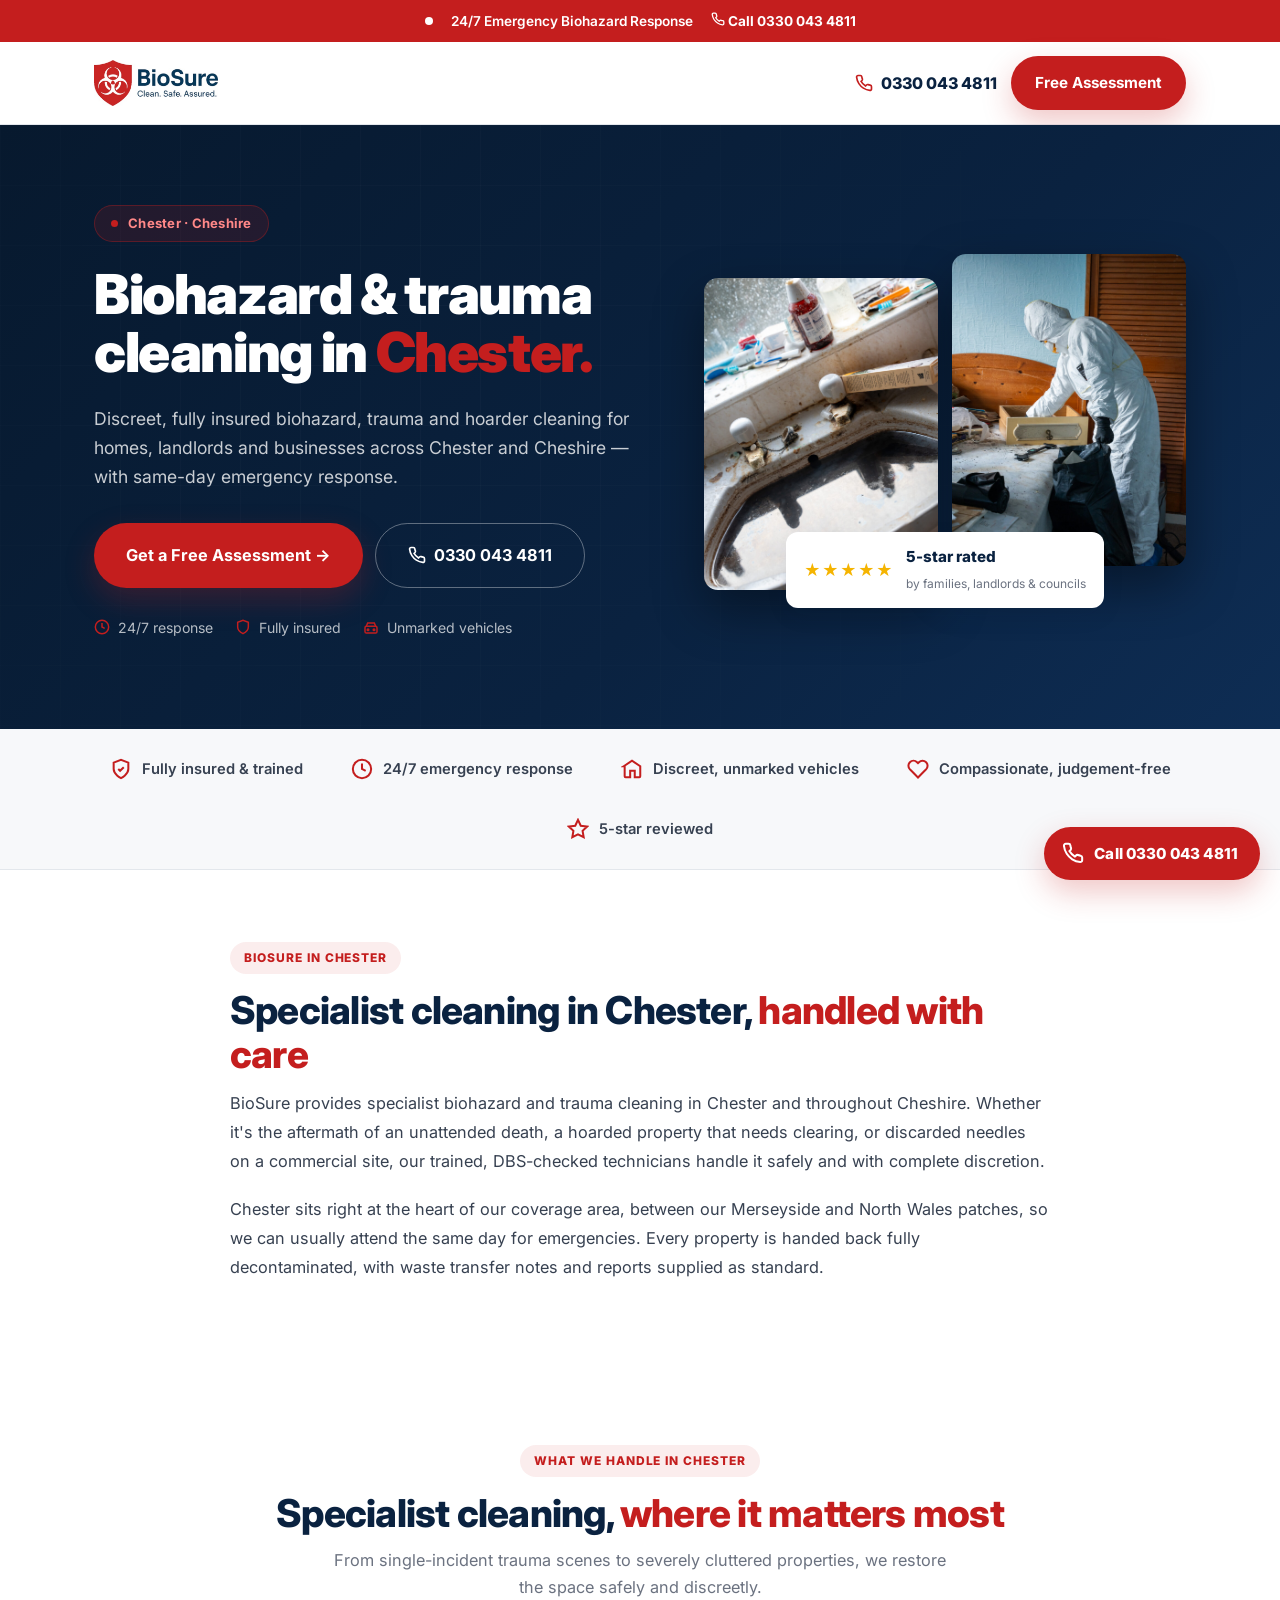
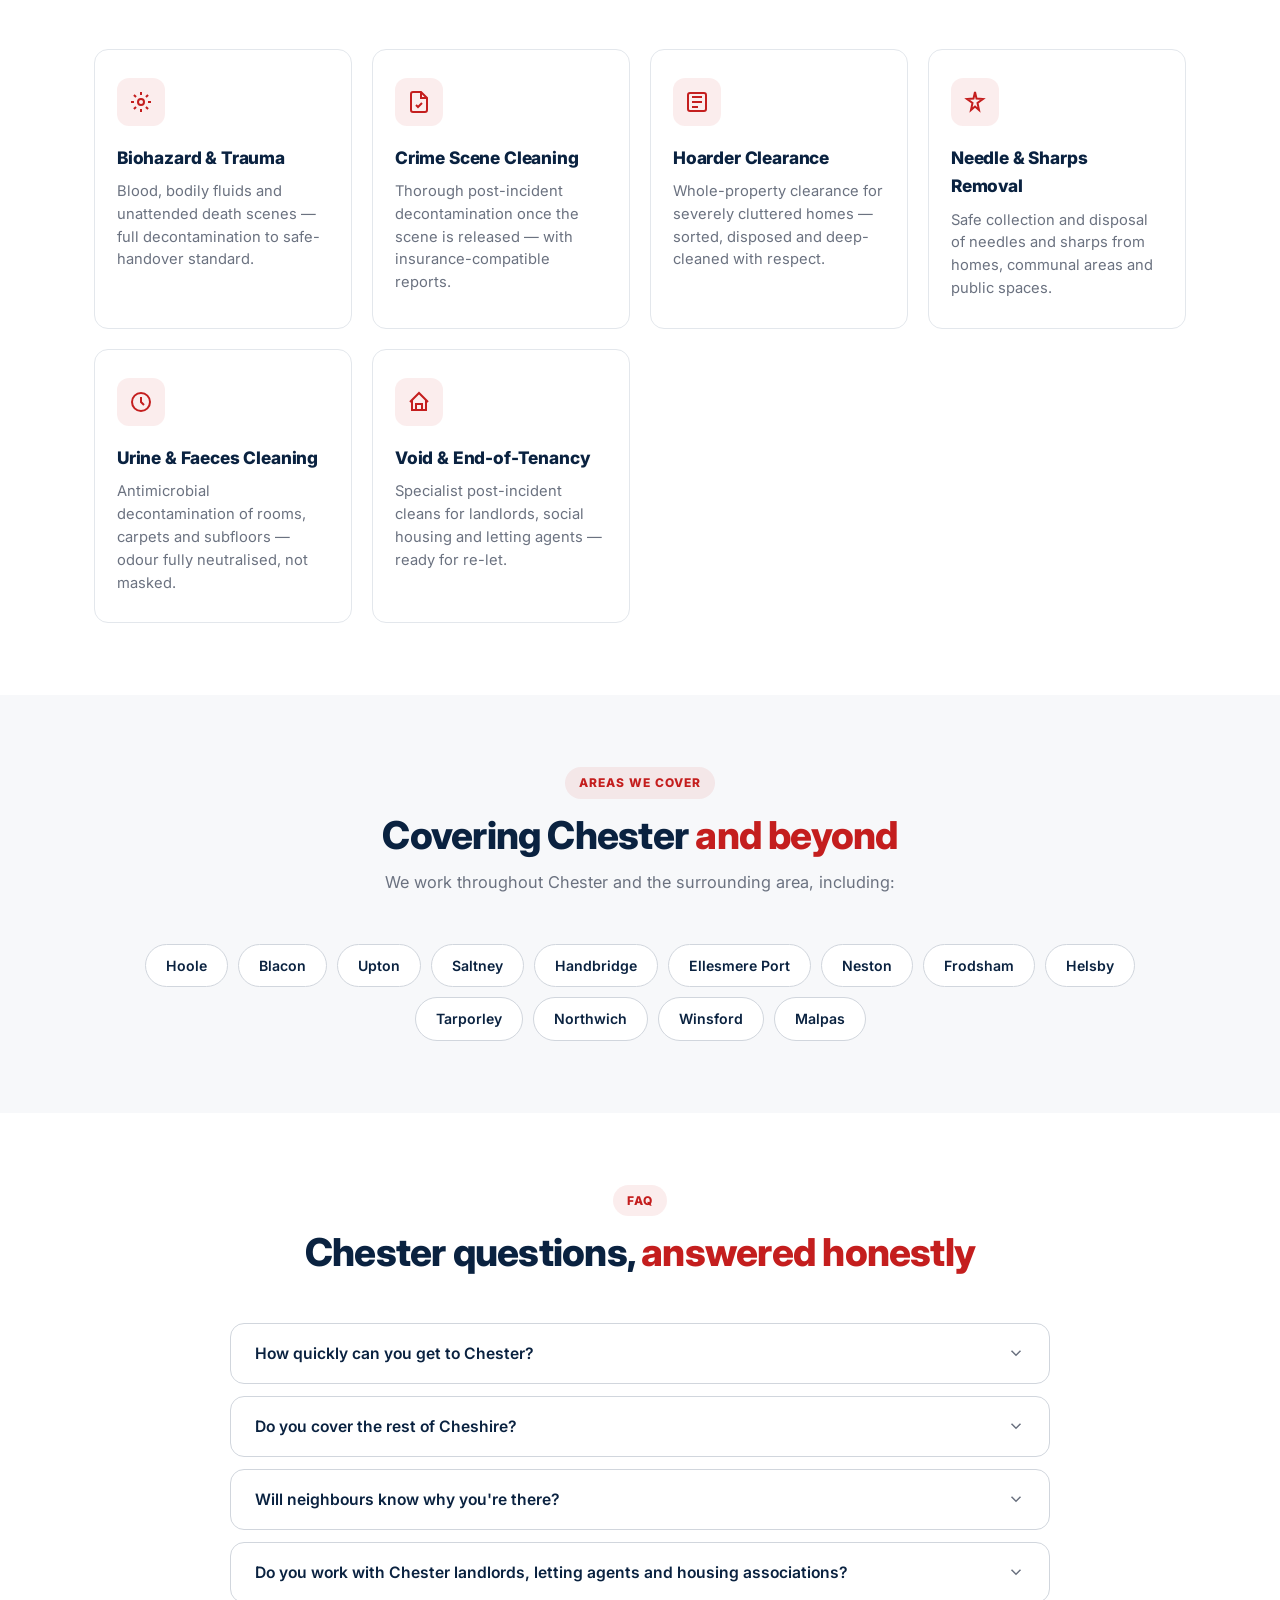
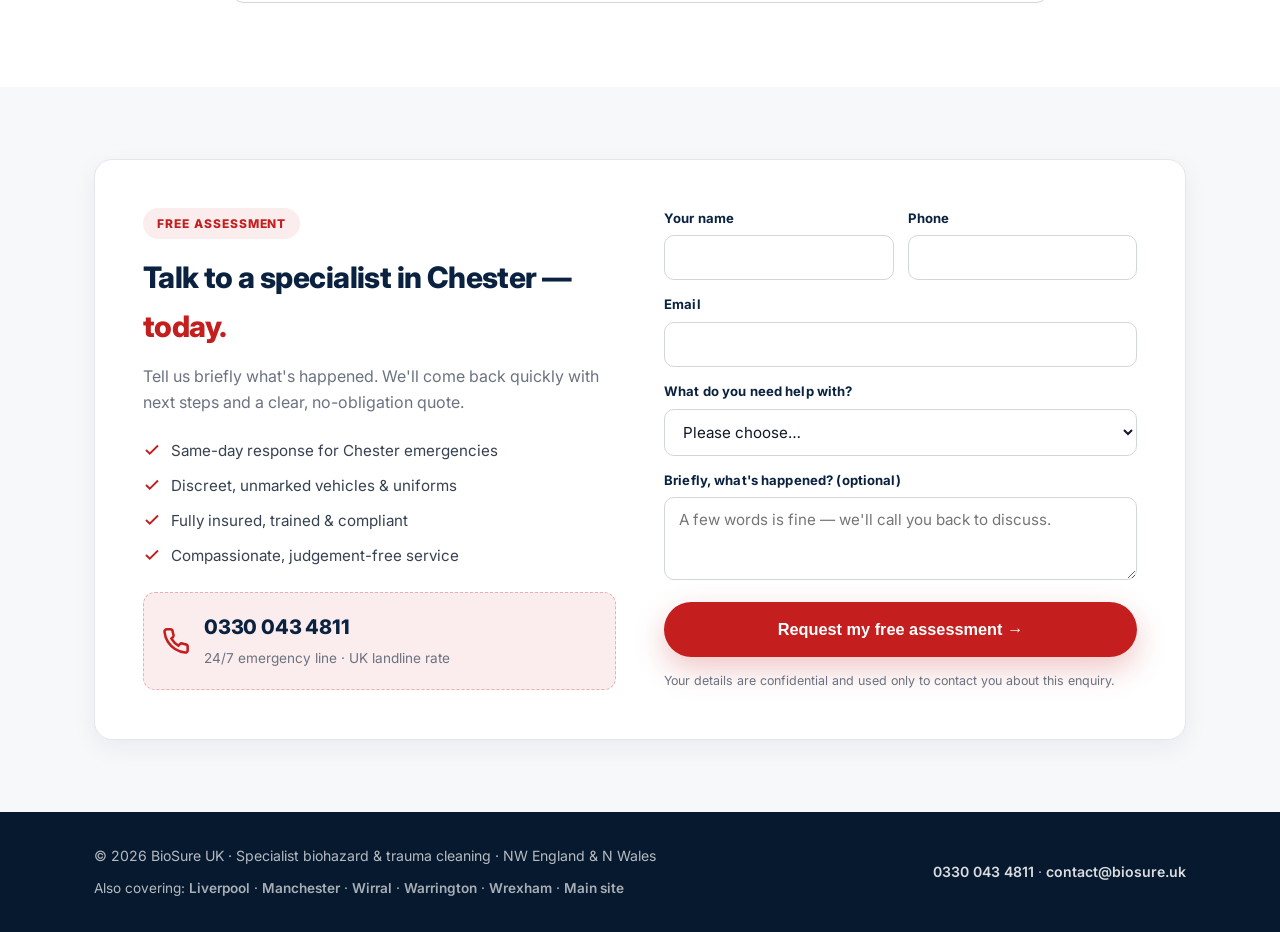
<file: biohazard-cleaning-chester/index.html>
<!DOCTYPE html>
<html lang="en">
<head>
    <meta charset="UTF-8">
    <meta name="viewport" content="width=device-width, initial-scale=1.0">
    <title>Biohazard & Trauma Cleaning Chester | 24/7 | BioSure</title>
    <meta name="description" content="Specialist biohazard, trauma, crime scene and hoarder cleaning in Chester and across Cheshire. Discreet, fully insured, 24/7 emergency response. Call 0330 043 4811.">
    <meta name="theme-color" content="#0A2240">
    <link rel="canonical" href="https://www.biosure.uk/biohazard-cleaning-chester/">
    <meta property="og:type" content="website">
    <meta property="og:site_name" content="BioSure">
    <meta property="og:title" content="Biohazard & Trauma Cleaning Chester | 24/7 | BioSure">
    <meta property="og:description" content="Specialist biohazard, trauma, crime scene and hoarder cleaning in Chester and across Cheshire. Discreet, fully insured, 24/7 emergency response. Call 0330 043 4811.">
    <meta property="og:url" content="https://www.biosure.uk/biohazard-cleaning-chester/">
    <meta property="og:image" content="https://www.biosure.uk/logo.jpg">
    <meta property="og:locale" content="en_GB">
    <link rel="icon" type="image/jpeg" href="/logo.jpg">
    <link rel="preconnect" href="https://fonts.googleapis.com">
    <link rel="preconnect" href="https://fonts.gstatic.com" crossorigin>
    <link href="https://fonts.googleapis.com/css2?family=Inter:wght@400;500;600;700;800;900&display=swap" rel="stylesheet">
    <link rel="stylesheet" href="/assets/location.css">
    <script type="application/ld+json">{"@context": "https://schema.org", "@type": "LocalBusiness", "name": "BioSure", "description": "Specialist biohazard, trauma, crime scene and hoarder cleaning services in Chester and across Cheshire.", "telephone": "+443300434811", "email": "contact@biosure.uk", "url": "https://www.biosure.uk/biohazard-cleaning-chester/", "image": "https://www.biosure.uk/logo.jpg", "areaServed": ["Chester", "Cheshire", "Hoole", "Blacon", "Upton", "Saltney", "Handbridge", "Ellesmere Port", "Neston", "Frodsham", "Helsby", "Tarporley", "Northwich", "Winsford", "Malpas"], "openingHoursSpecification": {"@type": "OpeningHoursSpecification", "dayOfWeek": ["Monday", "Tuesday", "Wednesday", "Thursday", "Friday", "Saturday", "Sunday"], "opens": "00:00", "closes": "23:59"}, "priceRange": "££"}</script>
    <script type="application/ld+json">{"@context": "https://schema.org", "@type": "BreadcrumbList", "itemListElement": [{"@type": "ListItem", "position": 1, "name": "Home", "item": "https://www.biosure.uk/"}, {"@type": "ListItem", "position": 2, "name": "Biohazard Cleaning Chester", "item": "https://www.biosure.uk/biohazard-cleaning-chester/"}]}</script>
    <script type="application/ld+json">{"@context": "https://schema.org", "@type": "FAQPage", "mainEntity": [{"@type": "Question", "name": "How quickly can you get to Chester?", "acceptedAnswer": {"@type": "Answer", "text": "For emergencies we can usually attend the same day. Our 24/7 line (0330 043 4811) is answered every day of the year, including bank holidays."}}, {"@type": "Question", "name": "Do you cover the rest of Cheshire?", "acceptedAnswer": {"@type": "Answer", "text": "Yes — Ellesmere Port, Neston, Frodsham, Northwich, Winsford, Tarporley and the villages in between. We also cover nearby North Wales, including Wrexham, Deeside and Flint."}}, {"@type": "Question", "name": "Will neighbours know why you're there?", "acceptedAnswer": {"@type": "Answer", "text": "No. Our vehicles and uniforms are unmarked, and we're briefed on every job about the level of discretion required. Nobody will know why we're there unless you tell them."}}, {"@type": "Question", "name": "Do you work with Chester landlords, letting agents and housing associations?", "acceptedAnswer": {"@type": "Answer", "text": "Yes. We handle hoarder clearances, void property cleans and biohazard incidents for landlords and agents across Chester and Cheshire, with insurer-direct invoicing and full duty-of-care paperwork."}}]}</script>
</head>
<body>

<!-- Emergency bar -->
<div class="emergency-bar">
    <div class="container">
        <span class="pulse"></span>
        <span>24/7 Emergency Biohazard Response</span>
        <a href="tel:+443300434811"><svg viewBox="0 0 24 24" fill="none" stroke="currentColor" stroke-width="2.2" width="14" height="14"><path d="M22 16.92v3a2 2 0 0 1-2.18 2 19.79 19.79 0 0 1-8.63-3.07 19.5 19.5 0 0 1-6-6 19.79 19.79 0 0 1-3.07-8.67A2 2 0 0 1 4.11 2h3a2 2 0 0 1 2 1.72c.13.96.37 1.9.72 2.81a2 2 0 0 1-.45 2.11L8.09 9.91a16 16 0 0 0 6 6l1.27-1.27a2 2 0 0 1 2.11-.45c.91.35 1.85.59 2.81.72A2 2 0 0 1 22 16.92z"/></svg> Call 0330 043 4811</a>
    </div>
</div>

<!-- Nav -->
<nav class="nav">
    <div class="container">
        <a href="/" class="logo">
            <img src="/logo.jpg" width="480" height="178" alt="BioSure — Clean. Safe. Assured.">
        </a>
        <div class="nav-cta">
            <a href="tel:+443300434811" class="nav-phone"><svg viewBox="0 0 24 24" fill="none" stroke="currentColor" stroke-width="2.2" width="18" height="18"><path d="M22 16.92v3a2 2 0 0 1-2.18 2 19.79 19.79 0 0 1-8.63-3.07 19.5 19.5 0 0 1-6-6 19.79 19.79 0 0 1-3.07-8.67A2 2 0 0 1 4.11 2h3a2 2 0 0 1 2 1.72c.13.96.37 1.9.72 2.81a2 2 0 0 1-.45 2.11L8.09 9.91a16 16 0 0 0 6 6l1.27-1.27a2 2 0 0 1 2.11-.45c.91.35 1.85.59 2.81.72A2 2 0 0 1 22 16.92z"/></svg> 0330 043 4811</a>
            <a href="#assessment" class="btn btn-primary">Free Assessment</a>
        </div>
    </div>
</nav>

<!-- Hero -->
<section class="hero">
    <div class="container">
        <div>
            <span class="hero-pill"><span class="dot"></span>Chester &middot; Cheshire</span>
            <h1>Biohazard &amp; trauma cleaning in <span>Chester.</span></h1>
            <p class="hero-sub">Discreet, fully insured biohazard, trauma and hoarder cleaning for homes, landlords and businesses across Chester and Cheshire — with same-day emergency response.</p>
            <div class="hero-ctas">
                <a href="#assessment" class="btn btn-primary btn-lg">Get a Free Assessment &rarr;</a>
                <a href="tel:+443300434811" class="btn btn-ghost btn-lg"><svg viewBox="0 0 24 24" fill="none" stroke="currentColor" stroke-width="2.2" width="18" height="18"><path d="M22 16.92v3a2 2 0 0 1-2.18 2 19.79 19.79 0 0 1-8.63-3.07 19.5 19.5 0 0 1-6-6 19.79 19.79 0 0 1-3.07-8.67A2 2 0 0 1 4.11 2h3a2 2 0 0 1 2 1.72c.13.96.37 1.9.72 2.81a2 2 0 0 1-.45 2.11L8.09 9.91a16 16 0 0 0 6 6l1.27-1.27a2 2 0 0 1 2.11-.45c.91.35 1.85.59 2.81.72A2 2 0 0 1 22 16.92z"/></svg> 0330 043 4811</a>
            </div>
            <div class="hero-trust">
                <span><svg viewBox="0 0 24 24" fill="none" stroke="currentColor" stroke-width="2.2"><circle cx="12" cy="12" r="10"/><polyline points="12 6 12 12 16 14"/></svg> 24/7 response</span>
                <span><svg viewBox="0 0 24 24" fill="none" stroke="currentColor" stroke-width="2.2"><path d="M12 22s8-4 8-10V5l-8-3-8 3v7c0 6 8 10 8 10z"/></svg> Fully insured</span>
                <span><svg viewBox="0 0 24 24" fill="none" stroke="currentColor" stroke-width="2.2"><rect x="3" y="11" width="18" height="10" rx="2"/><circle cx="7.5" cy="16" r="1.2"/><circle cx="16.5" cy="16" r="1.2"/><path d="M5 11l2-5h10l2 5"/></svg> Unmarked vehicles</span>
            </div>
        </div>
        <div class="hero-visual">
            <img src="/before-clean.jpg" width="1024" height="1536" alt="Property before specialist cleaning in Chester">
            <img src="/during-clean.jpg" width="1024" height="1536" alt="BioSure technician in full PPE at work">
            <div class="hero-rating">
                <span class="stars">&#9733;&#9733;&#9733;&#9733;&#9733;</span>
                <div class="hero-rating-text">
                    <strong>5-star rated</strong>
                    <small>by families, landlords &amp; councils</small>
                </div>
            </div>
        </div>
    </div>
</section>

<!-- Trust band -->
<div class="trust-band">
    <div class="container">
        <div class="trust-item"><svg viewBox="0 0 24 24" fill="none" stroke="currentColor" stroke-width="2.2"><path d="M12 22s8-4 8-10V5l-8-3-8 3v7c0 6 8 10 8 10z"/><polyline points="9 12 11 14 15 10"/></svg> Fully insured &amp; trained</div>
        <div class="trust-item"><svg viewBox="0 0 24 24" fill="none" stroke="currentColor" stroke-width="2.2"><circle cx="12" cy="12" r="10"/><polyline points="12 6 12 12 16 14"/></svg> 24/7 emergency response</div>
        <div class="trust-item"><svg viewBox="0 0 24 24" fill="none" stroke="currentColor" stroke-width="2.2"><path d="M3 9l9-6 9 6v11a1 1 0 0 1-1 1h-5v-7H10v7H5a1 1 0 0 1-1-1V9z"/></svg> Discreet, unmarked vehicles</div>
        <div class="trust-item"><svg viewBox="0 0 24 24" fill="none" stroke="currentColor" stroke-width="2.2"><path d="M20.84 4.61a5.5 5.5 0 0 0-7.78 0L12 5.67l-1.06-1.06a5.5 5.5 0 0 0-7.78 7.78l1.06 1.06L12 21.23l7.78-7.78 1.06-1.06a5.5 5.5 0 0 0 0-7.78z"/></svg> Compassionate, judgement-free</div>
        <div class="trust-item"><svg viewBox="0 0 24 24" fill="none" stroke="currentColor" stroke-width="2.2"><polygon points="12 2 15 8.5 22 9.3 17 14 18.2 21 12 17.8 5.8 21 7 14 2 9.3 9 8.5 12 2"/></svg> 5-star reviewed</div>
    </div>
</div>

<!-- Intro -->
<section class="intro-section">
    <div class="container">
        <div class="intro-copy">
            <span class="section-label">BioSure in Chester</span>
            <h2 class="section-title">Specialist cleaning in Chester, <span>handled with care</span></h2>
            <p>BioSure provides specialist biohazard and trauma cleaning in Chester and throughout Cheshire. Whether it's the aftermath of an unattended death, a hoarded property that needs clearing, or discarded needles on a commercial site, our trained, DBS-checked technicians handle it safely and with complete discretion.</p>
            <p>Chester sits right at the heart of our coverage area, between our Merseyside and North Wales patches, so we can usually attend the same day for emergencies. Every property is handed back fully decontaminated, with waste transfer notes and reports supplied as standard.</p>
        </div>
    </div>
</section>

<!-- Services -->
<section class="services">
    <div class="container">
        <div class="head-block text-center">
            <span class="section-label">What we handle in Chester</span>
            <h2 class="section-title">Specialist cleaning, <span>where it matters most</span></h2>
            <p class="section-sub">From single-incident trauma scenes to severely cluttered properties, we restore the space safely and discreetly.</p>
        </div>
        <div class="service-grid">
            <div class="service-card">
                <div class="service-icon"><svg viewBox="0 0 24 24" fill="none" stroke="currentColor" stroke-width="2"><circle cx="12" cy="12" r="3"/><path d="M12 2v3M12 19v3M4.93 4.93l2.12 2.12M16.95 16.95l2.12 2.12M2 12h3M19 12h3M4.93 19.07l2.12-2.12M16.95 7.05l2.12-2.12"/></svg></div>
                <h3>Biohazard &amp; Trauma</h3>
                <p>Blood, bodily fluids and unattended death scenes — full decontamination to safe-handover standard.</p>
            </div>
            <div class="service-card">
                <div class="service-icon"><svg viewBox="0 0 24 24" fill="none" stroke="currentColor" stroke-width="2"><path d="M14 2H6a2 2 0 0 0-2 2v16a2 2 0 0 0 2 2h12a2 2 0 0 0 2-2V8z"/><polyline points="14 2 14 8 20 8"/><path d="M9 15l2 2 4-4"/></svg></div>
                <h3>Crime Scene Cleaning</h3>
                <p>Thorough post-incident decontamination once the scene is released — with insurance-compatible reports.</p>
            </div>
            <div class="service-card">
                <div class="service-icon"><svg viewBox="0 0 24 24" fill="none" stroke="currentColor" stroke-width="2"><rect x="3" y="3" width="18" height="18" rx="2"/><path d="M7 7h10M7 12h10M7 17h6"/></svg></div>
                <h3>Hoarder Clearance</h3>
                <p>Whole-property clearance for severely cluttered homes — sorted, disposed and deep-cleaned with respect.</p>
            </div>
            <div class="service-card">
                <div class="service-icon"><svg viewBox="0 0 24 24" fill="none" stroke="currentColor" stroke-width="2"><polygon points="12 2 13.5 8.5 20 9 14.5 13 16 20 12 16.5 8 20 9.5 13 4 9 10.5 8.5 12 2"/></svg></div>
                <h3>Needle &amp; Sharps Removal</h3>
                <p>Safe collection and disposal of needles and sharps from homes, communal areas and public spaces.</p>
            </div>
            <div class="service-card">
                <div class="service-icon"><svg viewBox="0 0 24 24" fill="none" stroke="currentColor" stroke-width="2"><circle cx="12" cy="12" r="9"/><path d="M12 7v5l3 3"/></svg></div>
                <h3>Urine &amp; Faeces Cleaning</h3>
                <p>Antimicrobial decontamination of rooms, carpets and subfloors — odour fully neutralised, not masked.</p>
            </div>
            <div class="service-card">
                <div class="service-icon"><svg viewBox="0 0 24 24" fill="none" stroke="currentColor" stroke-width="2"><path d="M3 12l9-9 9 9M5 10v10h14V10"/><path d="M9 20v-6h6v6"/></svg></div>
                <h3>Void &amp; End-of-Tenancy</h3>
                <p>Specialist post-incident cleans for landlords, social housing and letting agents — ready for re-let.</p>
            </div>
        </div>
    </div>
</section>

<!-- Areas -->
<section class="areas-section">
    <div class="container">
        <div class="head-block text-center">
            <span class="section-label">Areas we cover</span>
            <h2 class="section-title">Covering Chester <span>and beyond</span></h2>
            <p class="section-sub">We work throughout Chester and the surrounding area, including:</p>
        </div>
        <div class="area-chips">
            <span class="area-chip">Hoole</span>
            <span class="area-chip">Blacon</span>
            <span class="area-chip">Upton</span>
            <span class="area-chip">Saltney</span>
            <span class="area-chip">Handbridge</span>
            <span class="area-chip">Ellesmere Port</span>
            <span class="area-chip">Neston</span>
            <span class="area-chip">Frodsham</span>
            <span class="area-chip">Helsby</span>
            <span class="area-chip">Tarporley</span>
            <span class="area-chip">Northwich</span>
            <span class="area-chip">Winsford</span>
            <span class="area-chip">Malpas</span>
        </div>
    </div>
</section>

<!-- FAQ -->
<section class="faq-section">
    <div class="container">
        <div class="head-block text-center">
            <span class="section-label">FAQ</span>
            <h2 class="section-title">Chester questions, <span>answered honestly</span></h2>
        </div>
        <div class="faq-list">
            <div class="faq-item">
                <button class="faq-q">How quickly can you get to Chester? <svg width="18" height="18" fill="none" stroke="currentColor" stroke-width="2" viewBox="0 0 24 24"><polyline points="6 9 12 15 18 9"/></svg></button>
                <div class="faq-a"><p>For emergencies we can usually attend the same day. Our 24/7 line (0330 043 4811) is answered every day of the year, including bank holidays.</p></div>
            </div>
            <div class="faq-item">
                <button class="faq-q">Do you cover the rest of Cheshire? <svg width="18" height="18" fill="none" stroke="currentColor" stroke-width="2" viewBox="0 0 24 24"><polyline points="6 9 12 15 18 9"/></svg></button>
                <div class="faq-a"><p>Yes — Ellesmere Port, Neston, Frodsham, Northwich, Winsford, Tarporley and the villages in between. We also cover nearby North Wales, including Wrexham, Deeside and Flint.</p></div>
            </div>
            <div class="faq-item">
                <button class="faq-q">Will neighbours know why you're there? <svg width="18" height="18" fill="none" stroke="currentColor" stroke-width="2" viewBox="0 0 24 24"><polyline points="6 9 12 15 18 9"/></svg></button>
                <div class="faq-a"><p>No. Our vehicles and uniforms are unmarked, and we're briefed on every job about the level of discretion required. Nobody will know why we're there unless you tell them.</p></div>
            </div>
            <div class="faq-item">
                <button class="faq-q">Do you work with Chester landlords, letting agents and housing associations? <svg width="18" height="18" fill="none" stroke="currentColor" stroke-width="2" viewBox="0 0 24 24"><polyline points="6 9 12 15 18 9"/></svg></button>
                <div class="faq-a"><p>Yes. We handle hoarder clearances, void property cleans and biohazard incidents for landlords and agents across Chester and Cheshire, with insurer-direct invoicing and full duty-of-care paperwork.</p></div>
            </div>
        </div>
    </div>
</section>

<!-- CTA / Form -->
<section class="cta" id="assessment">
    <div class="container">
        <div class="cta-card">
            <div>
                <span class="section-label">Free assessment</span>
                <h2>Talk to a specialist in Chester — <span>today.</span></h2>
                <p class="lead">Tell us briefly what's happened. We'll come back quickly with next steps and a clear, no-obligation quote.</p>
                <ul class="cta-points">
                    <li><svg viewBox="0 0 24 24" fill="none" stroke="currentColor" stroke-width="2.5"><polyline points="20 6 9 17 4 12"/></svg> Same-day response for Chester emergencies</li>
                    <li><svg viewBox="0 0 24 24" fill="none" stroke="currentColor" stroke-width="2.5"><polyline points="20 6 9 17 4 12"/></svg> Discreet, unmarked vehicles &amp; uniforms</li>
                    <li><svg viewBox="0 0 24 24" fill="none" stroke="currentColor" stroke-width="2.5"><polyline points="20 6 9 17 4 12"/></svg> Fully insured, trained &amp; compliant</li>
                    <li><svg viewBox="0 0 24 24" fill="none" stroke="currentColor" stroke-width="2.5"><polyline points="20 6 9 17 4 12"/></svg> Compassionate, judgement-free service</li>
                </ul>
                <div class="cta-phone-block">
                    <svg viewBox="0 0 24 24" fill="none" stroke="currentColor" stroke-width="2.2" width="18" height="18"><path d="M22 16.92v3a2 2 0 0 1-2.18 2 19.79 19.79 0 0 1-8.63-3.07 19.5 19.5 0 0 1-6-6 19.79 19.79 0 0 1-3.07-8.67A2 2 0 0 1 4.11 2h3a2 2 0 0 1 2 1.72c.13.96.37 1.9.72 2.81a2 2 0 0 1-.45 2.11L8.09 9.91a16 16 0 0 0 6 6l1.27-1.27a2 2 0 0 1 2.11-.45c.91.35 1.85.59 2.81.72A2 2 0 0 1 22 16.92z"/></svg>
                    <div>
                        <strong>0330 043 4811</strong>
                        <small>24/7 emergency line &middot; UK landline rate</small>
                    </div>
                </div>
            </div>
            <form class="form" action="https://formsubmit.co/contact@biosure.uk" method="POST">
                <input type="hidden" name="_subject" value="New enquiry — BioSure Chester page">
                <input type="hidden" name="_captcha" value="true">
                <input type="hidden" name="_template" value="table">
                <input type="hidden" name="_next" value="https://www.biosure.uk/thanks.html">
                <input type="text" name="_honey" style="display:none">
                <div class="form-row">
                    <div class="field">
                        <label for="name">Your name</label>
                        <input id="name" name="name" type="text" required autocomplete="name">
                    </div>
                    <div class="field">
                        <label for="phone">Phone</label>
                        <input id="phone" name="phone" type="tel" required autocomplete="tel">
                    </div>
                </div>
                <div class="field">
                    <label for="email">Email</label>
                    <input id="email" name="email" type="email" autocomplete="email">
                </div>
                <div class="field">
                    <label for="service">What do you need help with?</label>
                    <select id="service" name="service" required>
                        <option value="">Please choose&hellip;</option>
                        <option>Biohazard / trauma scene</option>
                        <option>Crime scene cleaning</option>
                        <option>Hoarder property clearance</option>
                        <option>Needle &amp; sharps removal</option>
                        <option>Urine &amp; faeces cleaning</option>
                        <option>Void / end-of-tenancy clean</option>
                        <option>Something else</option>
                    </select>
                </div>
                <div class="field">
                    <label for="details">Briefly, what's happened? (optional)</label>
                    <textarea id="details" name="details" rows="3" placeholder="A few words is fine — we'll call you back to discuss."></textarea>
                </div>
                <button type="submit" class="btn btn-primary btn-lg">Request my free assessment &rarr;</button>
                <p class="form-foot">Your details are confidential and used only to contact you about this enquiry.</p>
            </form>
        </div>
    </div>
</section>

<!-- Footer -->
<footer>
    <div class="container">
        <div>
            &copy; <span id="yr"></span> BioSure UK &middot; Specialist biohazard &amp; trauma cleaning &middot; NW England &amp; N Wales
            <div class="location-footer-links">Also covering: <a href="/biohazard-cleaning-liverpool/">Liverpool</a> &middot; <a href="/biohazard-cleaning-manchester/">Manchester</a> &middot; <a href="/biohazard-cleaning-wirral/">Wirral</a> &middot; <a href="/biohazard-cleaning-warrington/">Warrington</a> &middot; <a href="/biohazard-cleaning-wrexham/">Wrexham</a> &middot; <a href="/">Main site</a></div>
        </div>
        <div>
            <a href="tel:+443300434811">0330 043 4811</a> &middot;
            <a href="mailto:contact@biosure.uk">contact@biosure.uk</a>
        </div>
    </div>
</footer>

<a href="tel:+443300434811" class="float-call" aria-label="Call BioSure on 0330 043 4811">
    <svg viewBox="0 0 24 24" fill="none" stroke="currentColor" stroke-width="2.2" width="18" height="18"><path d="M22 16.92v3a2 2 0 0 1-2.18 2 19.79 19.79 0 0 1-8.63-3.07 19.5 19.5 0 0 1-6-6 19.79 19.79 0 0 1-3.07-8.67A2 2 0 0 1 4.11 2h3a2 2 0 0 1 2 1.72c.13.96.37 1.9.72 2.81a2 2 0 0 1-.45 2.11L8.09 9.91a16 16 0 0 0 6 6l1.27-1.27a2 2 0 0 1 2.11-.45c.91.35 1.85.59 2.81.72A2 2 0 0 1 22 16.92z"/></svg>
    <span class="label">Call 0330 043 4811</span>
</a>

<script>
document.getElementById('yr').textContent = new Date().getFullYear();
document.querySelectorAll('.faq-q').forEach(function(btn) {
    btn.setAttribute('aria-expanded', 'false');
    btn.addEventListener('click', function() {
        var item = this.closest('.faq-item');
        var wasOpen = item.classList.contains('open');
        document.querySelectorAll('.faq-item.open').forEach(function(i) {
            i.classList.remove('open');
            i.querySelector('.faq-q').setAttribute('aria-expanded', 'false');
        });
        if (!wasOpen) {
            item.classList.add('open');
            this.setAttribute('aria-expanded', 'true');
        }
    });
});
</script>

</body>
</html>
</file>
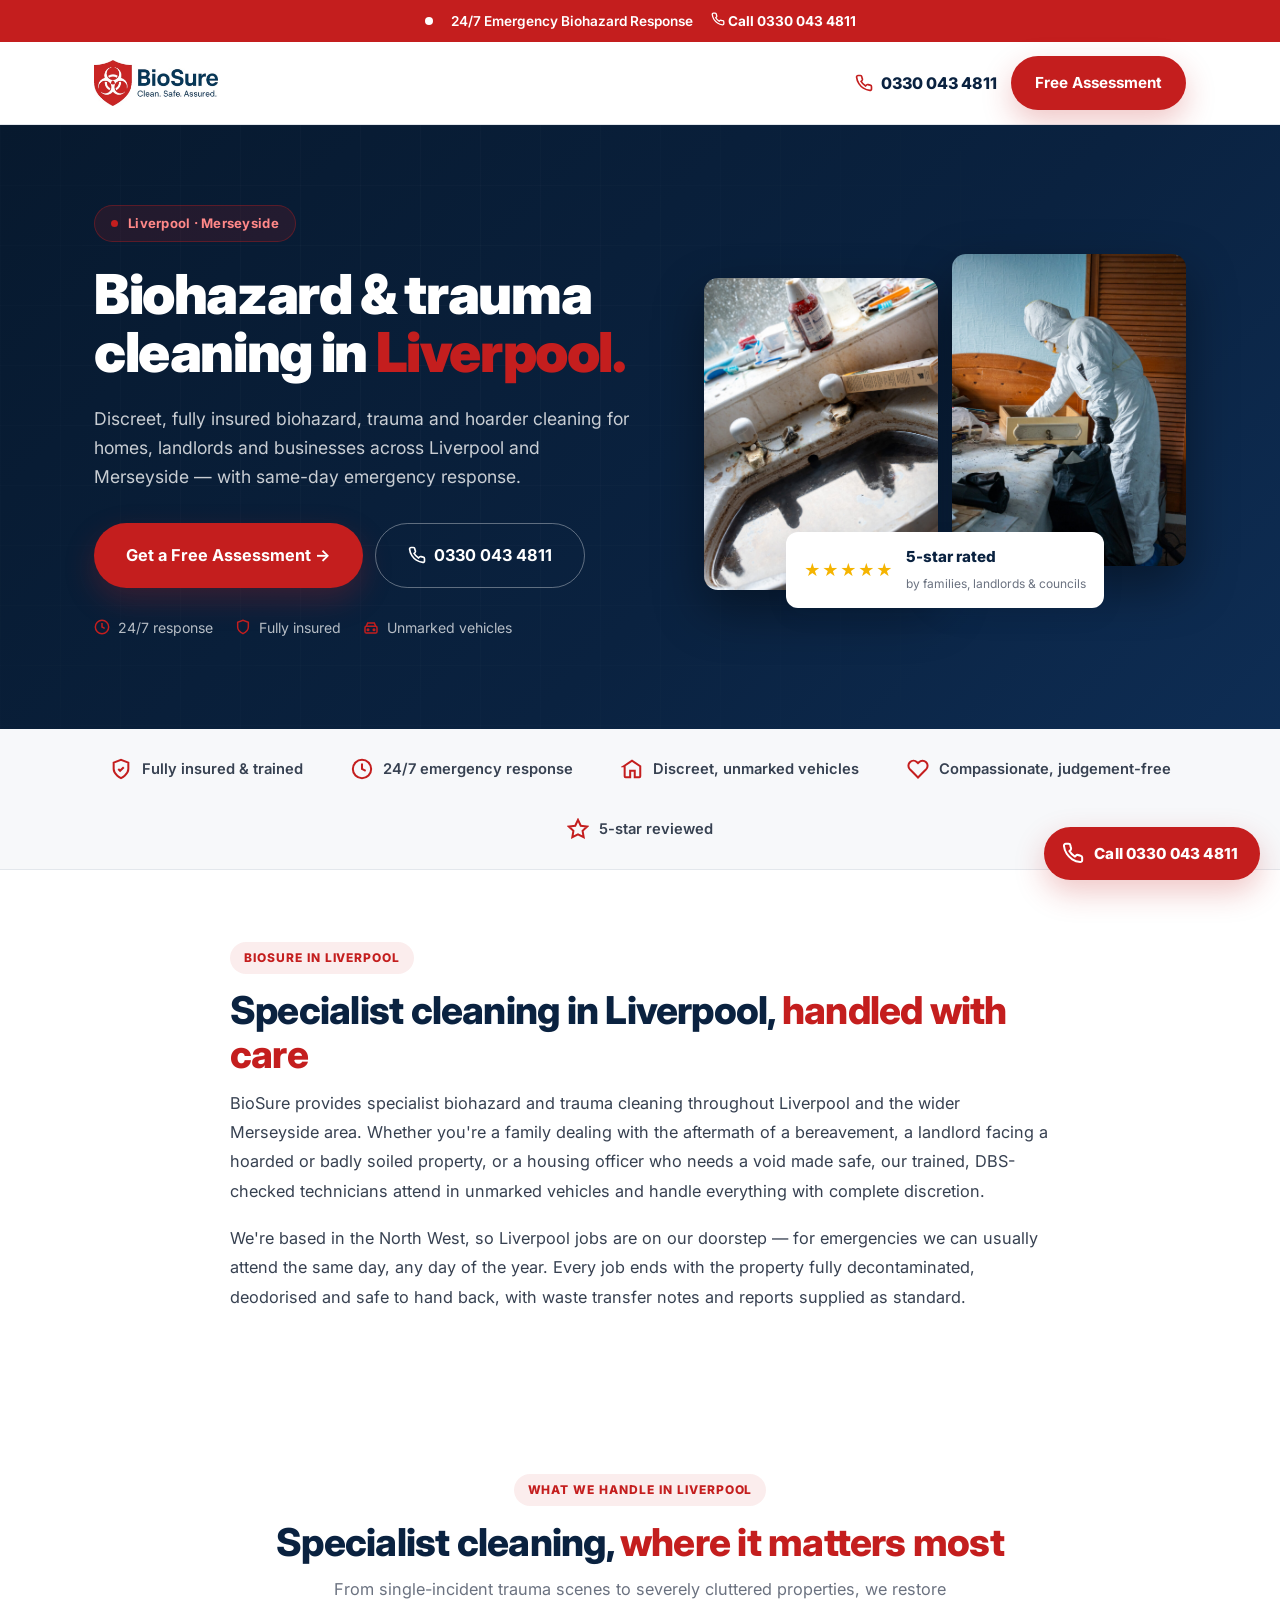
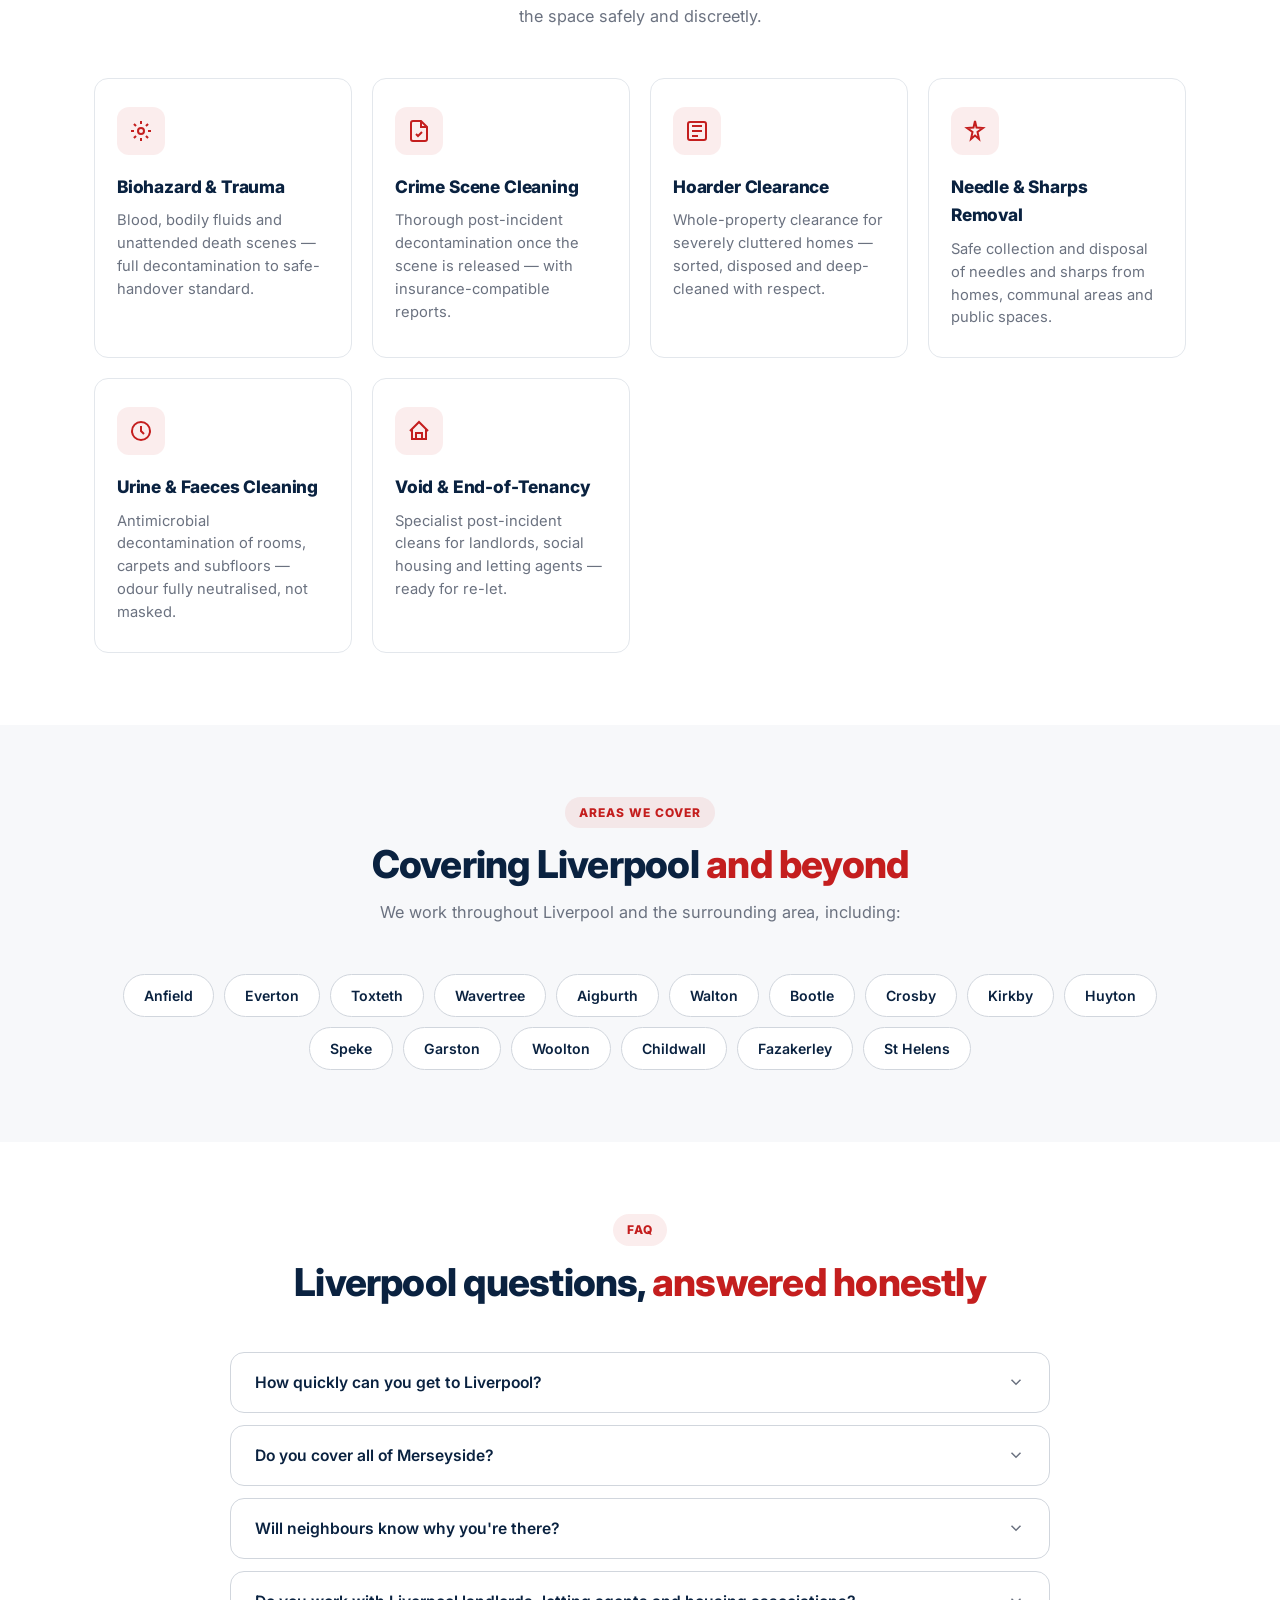
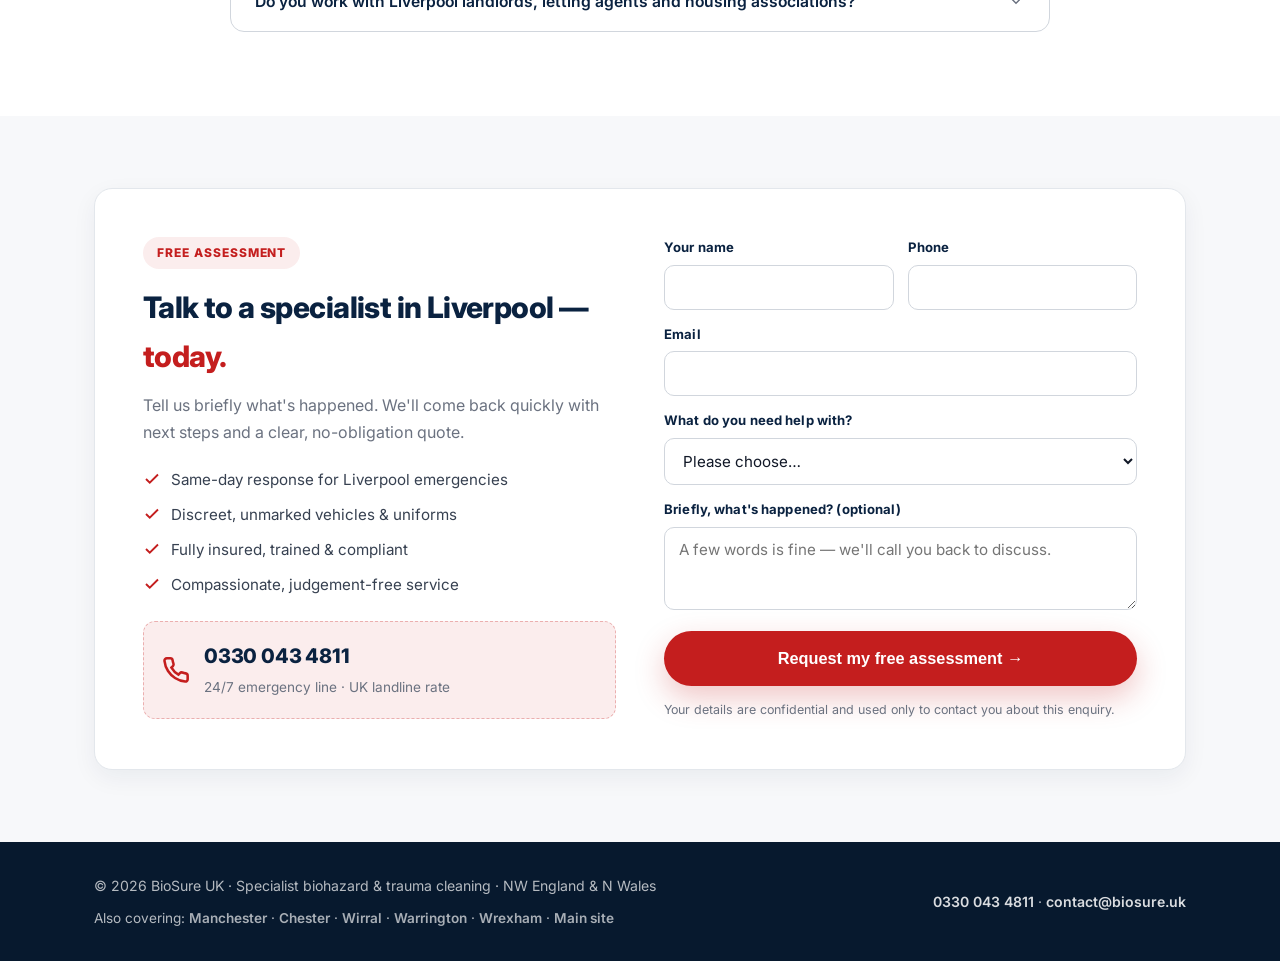
<file: biohazard-cleaning-liverpool/index.html>
<!DOCTYPE html>
<html lang="en">
<head>
    <meta charset="UTF-8">
    <meta name="viewport" content="width=device-width, initial-scale=1.0">
    <title>Biohazard & Trauma Cleaning Liverpool | 24/7 | BioSure</title>
    <meta name="description" content="Specialist biohazard, trauma, crime scene and hoarder cleaning in Liverpool and across Merseyside. Discreet, fully insured, 24/7 emergency response. Call 0330 043 4811.">
    <meta name="theme-color" content="#0A2240">
    <link rel="canonical" href="https://www.biosure.uk/biohazard-cleaning-liverpool/">
    <meta property="og:type" content="website">
    <meta property="og:site_name" content="BioSure">
    <meta property="og:title" content="Biohazard & Trauma Cleaning Liverpool | 24/7 | BioSure">
    <meta property="og:description" content="Specialist biohazard, trauma, crime scene and hoarder cleaning in Liverpool and across Merseyside. Discreet, fully insured, 24/7 emergency response. Call 0330 043 4811.">
    <meta property="og:url" content="https://www.biosure.uk/biohazard-cleaning-liverpool/">
    <meta property="og:image" content="https://www.biosure.uk/logo.jpg">
    <meta property="og:locale" content="en_GB">
    <link rel="icon" type="image/jpeg" href="/logo.jpg">
    <link rel="preconnect" href="https://fonts.googleapis.com">
    <link rel="preconnect" href="https://fonts.gstatic.com" crossorigin>
    <link href="https://fonts.googleapis.com/css2?family=Inter:wght@400;500;600;700;800;900&display=swap" rel="stylesheet">
    <link rel="stylesheet" href="/assets/location.css">
    <script type="application/ld+json">{"@context": "https://schema.org", "@type": "LocalBusiness", "name": "BioSure", "description": "Specialist biohazard, trauma, crime scene and hoarder cleaning services in Liverpool and across Merseyside.", "telephone": "+443300434811", "email": "contact@biosure.uk", "url": "https://www.biosure.uk/biohazard-cleaning-liverpool/", "image": "https://www.biosure.uk/logo.jpg", "areaServed": ["Liverpool", "Merseyside", "Anfield", "Everton", "Toxteth", "Wavertree", "Aigburth", "Walton", "Bootle", "Crosby", "Kirkby", "Huyton", "Speke", "Garston", "Woolton", "Childwall", "Fazakerley", "St Helens"], "openingHoursSpecification": {"@type": "OpeningHoursSpecification", "dayOfWeek": ["Monday", "Tuesday", "Wednesday", "Thursday", "Friday", "Saturday", "Sunday"], "opens": "00:00", "closes": "23:59"}, "priceRange": "££"}</script>
    <script type="application/ld+json">{"@context": "https://schema.org", "@type": "BreadcrumbList", "itemListElement": [{"@type": "ListItem", "position": 1, "name": "Home", "item": "https://www.biosure.uk/"}, {"@type": "ListItem", "position": 2, "name": "Biohazard Cleaning Liverpool", "item": "https://www.biosure.uk/biohazard-cleaning-liverpool/"}]}</script>
    <script type="application/ld+json">{"@context": "https://schema.org", "@type": "FAQPage", "mainEntity": [{"@type": "Question", "name": "How quickly can you get to Liverpool?", "acceptedAnswer": {"@type": "Answer", "text": "For emergencies we can usually attend the same day — often within hours. Our 24/7 line (0330 043 4811) is answered every day of the year, including bank holidays."}}, {"@type": "Question", "name": "Do you cover all of Merseyside?", "acceptedAnswer": {"@type": "Answer", "text": "Yes. As well as Liverpool city centre we regularly work across Bootle, Crosby, Kirkby, Huyton, St Helens, Speke and the surrounding areas — and over the water on the Wirral."}}, {"@type": "Question", "name": "Will neighbours know why you're there?", "acceptedAnswer": {"@type": "Answer", "text": "No. Our vehicles and uniforms are unmarked, and we're briefed on every job about the level of discretion required. Nobody will know why we're there unless you tell them."}}, {"@type": "Question", "name": "Do you work with Liverpool landlords, letting agents and housing associations?", "acceptedAnswer": {"@type": "Answer", "text": "All the time. We handle hoarder clearances, void property cleans and biohazard incidents for landlords and agents across Liverpool, and we can invoice insurers directly and provide full duty-of-care paperwork."}}]}</script>
</head>
<body>

<!-- Emergency bar -->
<div class="emergency-bar">
    <div class="container">
        <span class="pulse"></span>
        <span>24/7 Emergency Biohazard Response</span>
        <a href="tel:+443300434811"><svg viewBox="0 0 24 24" fill="none" stroke="currentColor" stroke-width="2.2" width="14" height="14"><path d="M22 16.92v3a2 2 0 0 1-2.18 2 19.79 19.79 0 0 1-8.63-3.07 19.5 19.5 0 0 1-6-6 19.79 19.79 0 0 1-3.07-8.67A2 2 0 0 1 4.11 2h3a2 2 0 0 1 2 1.72c.13.96.37 1.9.72 2.81a2 2 0 0 1-.45 2.11L8.09 9.91a16 16 0 0 0 6 6l1.27-1.27a2 2 0 0 1 2.11-.45c.91.35 1.85.59 2.81.72A2 2 0 0 1 22 16.92z"/></svg> Call 0330 043 4811</a>
    </div>
</div>

<!-- Nav -->
<nav class="nav">
    <div class="container">
        <a href="/" class="logo">
            <img src="/logo.jpg" width="480" height="178" alt="BioSure — Clean. Safe. Assured.">
        </a>
        <div class="nav-cta">
            <a href="tel:+443300434811" class="nav-phone"><svg viewBox="0 0 24 24" fill="none" stroke="currentColor" stroke-width="2.2" width="18" height="18"><path d="M22 16.92v3a2 2 0 0 1-2.18 2 19.79 19.79 0 0 1-8.63-3.07 19.5 19.5 0 0 1-6-6 19.79 19.79 0 0 1-3.07-8.67A2 2 0 0 1 4.11 2h3a2 2 0 0 1 2 1.72c.13.96.37 1.9.72 2.81a2 2 0 0 1-.45 2.11L8.09 9.91a16 16 0 0 0 6 6l1.27-1.27a2 2 0 0 1 2.11-.45c.91.35 1.85.59 2.81.72A2 2 0 0 1 22 16.92z"/></svg> 0330 043 4811</a>
            <a href="#assessment" class="btn btn-primary">Free Assessment</a>
        </div>
    </div>
</nav>

<!-- Hero -->
<section class="hero">
    <div class="container">
        <div>
            <span class="hero-pill"><span class="dot"></span>Liverpool &middot; Merseyside</span>
            <h1>Biohazard &amp; trauma cleaning in <span>Liverpool.</span></h1>
            <p class="hero-sub">Discreet, fully insured biohazard, trauma and hoarder cleaning for homes, landlords and businesses across Liverpool and Merseyside — with same-day emergency response.</p>
            <div class="hero-ctas">
                <a href="#assessment" class="btn btn-primary btn-lg">Get a Free Assessment &rarr;</a>
                <a href="tel:+443300434811" class="btn btn-ghost btn-lg"><svg viewBox="0 0 24 24" fill="none" stroke="currentColor" stroke-width="2.2" width="18" height="18"><path d="M22 16.92v3a2 2 0 0 1-2.18 2 19.79 19.79 0 0 1-8.63-3.07 19.5 19.5 0 0 1-6-6 19.79 19.79 0 0 1-3.07-8.67A2 2 0 0 1 4.11 2h3a2 2 0 0 1 2 1.72c.13.96.37 1.9.72 2.81a2 2 0 0 1-.45 2.11L8.09 9.91a16 16 0 0 0 6 6l1.27-1.27a2 2 0 0 1 2.11-.45c.91.35 1.85.59 2.81.72A2 2 0 0 1 22 16.92z"/></svg> 0330 043 4811</a>
            </div>
            <div class="hero-trust">
                <span><svg viewBox="0 0 24 24" fill="none" stroke="currentColor" stroke-width="2.2"><circle cx="12" cy="12" r="10"/><polyline points="12 6 12 12 16 14"/></svg> 24/7 response</span>
                <span><svg viewBox="0 0 24 24" fill="none" stroke="currentColor" stroke-width="2.2"><path d="M12 22s8-4 8-10V5l-8-3-8 3v7c0 6 8 10 8 10z"/></svg> Fully insured</span>
                <span><svg viewBox="0 0 24 24" fill="none" stroke="currentColor" stroke-width="2.2"><rect x="3" y="11" width="18" height="10" rx="2"/><circle cx="7.5" cy="16" r="1.2"/><circle cx="16.5" cy="16" r="1.2"/><path d="M5 11l2-5h10l2 5"/></svg> Unmarked vehicles</span>
            </div>
        </div>
        <div class="hero-visual">
            <img src="/before-clean.jpg" width="1024" height="1536" alt="Property before specialist cleaning in Liverpool">
            <img src="/during-clean.jpg" width="1024" height="1536" alt="BioSure technician in full PPE at work">
            <div class="hero-rating">
                <span class="stars">&#9733;&#9733;&#9733;&#9733;&#9733;</span>
                <div class="hero-rating-text">
                    <strong>5-star rated</strong>
                    <small>by families, landlords &amp; councils</small>
                </div>
            </div>
        </div>
    </div>
</section>

<!-- Trust band -->
<div class="trust-band">
    <div class="container">
        <div class="trust-item"><svg viewBox="0 0 24 24" fill="none" stroke="currentColor" stroke-width="2.2"><path d="M12 22s8-4 8-10V5l-8-3-8 3v7c0 6 8 10 8 10z"/><polyline points="9 12 11 14 15 10"/></svg> Fully insured &amp; trained</div>
        <div class="trust-item"><svg viewBox="0 0 24 24" fill="none" stroke="currentColor" stroke-width="2.2"><circle cx="12" cy="12" r="10"/><polyline points="12 6 12 12 16 14"/></svg> 24/7 emergency response</div>
        <div class="trust-item"><svg viewBox="0 0 24 24" fill="none" stroke="currentColor" stroke-width="2.2"><path d="M3 9l9-6 9 6v11a1 1 0 0 1-1 1h-5v-7H10v7H5a1 1 0 0 1-1-1V9z"/></svg> Discreet, unmarked vehicles</div>
        <div class="trust-item"><svg viewBox="0 0 24 24" fill="none" stroke="currentColor" stroke-width="2.2"><path d="M20.84 4.61a5.5 5.5 0 0 0-7.78 0L12 5.67l-1.06-1.06a5.5 5.5 0 0 0-7.78 7.78l1.06 1.06L12 21.23l7.78-7.78 1.06-1.06a5.5 5.5 0 0 0 0-7.78z"/></svg> Compassionate, judgement-free</div>
        <div class="trust-item"><svg viewBox="0 0 24 24" fill="none" stroke="currentColor" stroke-width="2.2"><polygon points="12 2 15 8.5 22 9.3 17 14 18.2 21 12 17.8 5.8 21 7 14 2 9.3 9 8.5 12 2"/></svg> 5-star reviewed</div>
    </div>
</div>

<!-- Intro -->
<section class="intro-section">
    <div class="container">
        <div class="intro-copy">
            <span class="section-label">BioSure in Liverpool</span>
            <h2 class="section-title">Specialist cleaning in Liverpool, <span>handled with care</span></h2>
            <p>BioSure provides specialist biohazard and trauma cleaning throughout Liverpool and the wider Merseyside area. Whether you're a family dealing with the aftermath of a bereavement, a landlord facing a hoarded or badly soiled property, or a housing officer who needs a void made safe, our trained, DBS-checked technicians attend in unmarked vehicles and handle everything with complete discretion.</p>
            <p>We're based in the North West, so Liverpool jobs are on our doorstep — for emergencies we can usually attend the same day, any day of the year. Every job ends with the property fully decontaminated, deodorised and safe to hand back, with waste transfer notes and reports supplied as standard.</p>
        </div>
    </div>
</section>

<!-- Services -->
<section class="services">
    <div class="container">
        <div class="head-block text-center">
            <span class="section-label">What we handle in Liverpool</span>
            <h2 class="section-title">Specialist cleaning, <span>where it matters most</span></h2>
            <p class="section-sub">From single-incident trauma scenes to severely cluttered properties, we restore the space safely and discreetly.</p>
        </div>
        <div class="service-grid">
            <div class="service-card">
                <div class="service-icon"><svg viewBox="0 0 24 24" fill="none" stroke="currentColor" stroke-width="2"><circle cx="12" cy="12" r="3"/><path d="M12 2v3M12 19v3M4.93 4.93l2.12 2.12M16.95 16.95l2.12 2.12M2 12h3M19 12h3M4.93 19.07l2.12-2.12M16.95 7.05l2.12-2.12"/></svg></div>
                <h3>Biohazard &amp; Trauma</h3>
                <p>Blood, bodily fluids and unattended death scenes — full decontamination to safe-handover standard.</p>
            </div>
            <div class="service-card">
                <div class="service-icon"><svg viewBox="0 0 24 24" fill="none" stroke="currentColor" stroke-width="2"><path d="M14 2H6a2 2 0 0 0-2 2v16a2 2 0 0 0 2 2h12a2 2 0 0 0 2-2V8z"/><polyline points="14 2 14 8 20 8"/><path d="M9 15l2 2 4-4"/></svg></div>
                <h3>Crime Scene Cleaning</h3>
                <p>Thorough post-incident decontamination once the scene is released — with insurance-compatible reports.</p>
            </div>
            <div class="service-card">
                <div class="service-icon"><svg viewBox="0 0 24 24" fill="none" stroke="currentColor" stroke-width="2"><rect x="3" y="3" width="18" height="18" rx="2"/><path d="M7 7h10M7 12h10M7 17h6"/></svg></div>
                <h3>Hoarder Clearance</h3>
                <p>Whole-property clearance for severely cluttered homes — sorted, disposed and deep-cleaned with respect.</p>
            </div>
            <div class="service-card">
                <div class="service-icon"><svg viewBox="0 0 24 24" fill="none" stroke="currentColor" stroke-width="2"><polygon points="12 2 13.5 8.5 20 9 14.5 13 16 20 12 16.5 8 20 9.5 13 4 9 10.5 8.5 12 2"/></svg></div>
                <h3>Needle &amp; Sharps Removal</h3>
                <p>Safe collection and disposal of needles and sharps from homes, communal areas and public spaces.</p>
            </div>
            <div class="service-card">
                <div class="service-icon"><svg viewBox="0 0 24 24" fill="none" stroke="currentColor" stroke-width="2"><circle cx="12" cy="12" r="9"/><path d="M12 7v5l3 3"/></svg></div>
                <h3>Urine &amp; Faeces Cleaning</h3>
                <p>Antimicrobial decontamination of rooms, carpets and subfloors — odour fully neutralised, not masked.</p>
            </div>
            <div class="service-card">
                <div class="service-icon"><svg viewBox="0 0 24 24" fill="none" stroke="currentColor" stroke-width="2"><path d="M3 12l9-9 9 9M5 10v10h14V10"/><path d="M9 20v-6h6v6"/></svg></div>
                <h3>Void &amp; End-of-Tenancy</h3>
                <p>Specialist post-incident cleans for landlords, social housing and letting agents — ready for re-let.</p>
            </div>
        </div>
    </div>
</section>

<!-- Areas -->
<section class="areas-section">
    <div class="container">
        <div class="head-block text-center">
            <span class="section-label">Areas we cover</span>
            <h2 class="section-title">Covering Liverpool <span>and beyond</span></h2>
            <p class="section-sub">We work throughout Liverpool and the surrounding area, including:</p>
        </div>
        <div class="area-chips">
            <span class="area-chip">Anfield</span>
            <span class="area-chip">Everton</span>
            <span class="area-chip">Toxteth</span>
            <span class="area-chip">Wavertree</span>
            <span class="area-chip">Aigburth</span>
            <span class="area-chip">Walton</span>
            <span class="area-chip">Bootle</span>
            <span class="area-chip">Crosby</span>
            <span class="area-chip">Kirkby</span>
            <span class="area-chip">Huyton</span>
            <span class="area-chip">Speke</span>
            <span class="area-chip">Garston</span>
            <span class="area-chip">Woolton</span>
            <span class="area-chip">Childwall</span>
            <span class="area-chip">Fazakerley</span>
            <span class="area-chip">St Helens</span>
        </div>
    </div>
</section>

<!-- FAQ -->
<section class="faq-section">
    <div class="container">
        <div class="head-block text-center">
            <span class="section-label">FAQ</span>
            <h2 class="section-title">Liverpool questions, <span>answered honestly</span></h2>
        </div>
        <div class="faq-list">
            <div class="faq-item">
                <button class="faq-q">How quickly can you get to Liverpool? <svg width="18" height="18" fill="none" stroke="currentColor" stroke-width="2" viewBox="0 0 24 24"><polyline points="6 9 12 15 18 9"/></svg></button>
                <div class="faq-a"><p>For emergencies we can usually attend the same day — often within hours. Our 24/7 line (0330 043 4811) is answered every day of the year, including bank holidays.</p></div>
            </div>
            <div class="faq-item">
                <button class="faq-q">Do you cover all of Merseyside? <svg width="18" height="18" fill="none" stroke="currentColor" stroke-width="2" viewBox="0 0 24 24"><polyline points="6 9 12 15 18 9"/></svg></button>
                <div class="faq-a"><p>Yes. As well as Liverpool city centre we regularly work across Bootle, Crosby, Kirkby, Huyton, St Helens, Speke and the surrounding areas — and over the water on the Wirral.</p></div>
            </div>
            <div class="faq-item">
                <button class="faq-q">Will neighbours know why you're there? <svg width="18" height="18" fill="none" stroke="currentColor" stroke-width="2" viewBox="0 0 24 24"><polyline points="6 9 12 15 18 9"/></svg></button>
                <div class="faq-a"><p>No. Our vehicles and uniforms are unmarked, and we're briefed on every job about the level of discretion required. Nobody will know why we're there unless you tell them.</p></div>
            </div>
            <div class="faq-item">
                <button class="faq-q">Do you work with Liverpool landlords, letting agents and housing associations? <svg width="18" height="18" fill="none" stroke="currentColor" stroke-width="2" viewBox="0 0 24 24"><polyline points="6 9 12 15 18 9"/></svg></button>
                <div class="faq-a"><p>All the time. We handle hoarder clearances, void property cleans and biohazard incidents for landlords and agents across Liverpool, and we can invoice insurers directly and provide full duty-of-care paperwork.</p></div>
            </div>
        </div>
    </div>
</section>

<!-- CTA / Form -->
<section class="cta" id="assessment">
    <div class="container">
        <div class="cta-card">
            <div>
                <span class="section-label">Free assessment</span>
                <h2>Talk to a specialist in Liverpool — <span>today.</span></h2>
                <p class="lead">Tell us briefly what's happened. We'll come back quickly with next steps and a clear, no-obligation quote.</p>
                <ul class="cta-points">
                    <li><svg viewBox="0 0 24 24" fill="none" stroke="currentColor" stroke-width="2.5"><polyline points="20 6 9 17 4 12"/></svg> Same-day response for Liverpool emergencies</li>
                    <li><svg viewBox="0 0 24 24" fill="none" stroke="currentColor" stroke-width="2.5"><polyline points="20 6 9 17 4 12"/></svg> Discreet, unmarked vehicles &amp; uniforms</li>
                    <li><svg viewBox="0 0 24 24" fill="none" stroke="currentColor" stroke-width="2.5"><polyline points="20 6 9 17 4 12"/></svg> Fully insured, trained &amp; compliant</li>
                    <li><svg viewBox="0 0 24 24" fill="none" stroke="currentColor" stroke-width="2.5"><polyline points="20 6 9 17 4 12"/></svg> Compassionate, judgement-free service</li>
                </ul>
                <div class="cta-phone-block">
                    <svg viewBox="0 0 24 24" fill="none" stroke="currentColor" stroke-width="2.2" width="18" height="18"><path d="M22 16.92v3a2 2 0 0 1-2.18 2 19.79 19.79 0 0 1-8.63-3.07 19.5 19.5 0 0 1-6-6 19.79 19.79 0 0 1-3.07-8.67A2 2 0 0 1 4.11 2h3a2 2 0 0 1 2 1.72c.13.96.37 1.9.72 2.81a2 2 0 0 1-.45 2.11L8.09 9.91a16 16 0 0 0 6 6l1.27-1.27a2 2 0 0 1 2.11-.45c.91.35 1.85.59 2.81.72A2 2 0 0 1 22 16.92z"/></svg>
                    <div>
                        <strong>0330 043 4811</strong>
                        <small>24/7 emergency line &middot; UK landline rate</small>
                    </div>
                </div>
            </div>
            <form class="form" action="https://formsubmit.co/contact@biosure.uk" method="POST">
                <input type="hidden" name="_subject" value="New enquiry — BioSure Liverpool page">
                <input type="hidden" name="_captcha" value="true">
                <input type="hidden" name="_template" value="table">
                <input type="hidden" name="_next" value="https://www.biosure.uk/thanks.html">
                <input type="text" name="_honey" style="display:none">
                <div class="form-row">
                    <div class="field">
                        <label for="name">Your name</label>
                        <input id="name" name="name" type="text" required autocomplete="name">
                    </div>
                    <div class="field">
                        <label for="phone">Phone</label>
                        <input id="phone" name="phone" type="tel" required autocomplete="tel">
                    </div>
                </div>
                <div class="field">
                    <label for="email">Email</label>
                    <input id="email" name="email" type="email" autocomplete="email">
                </div>
                <div class="field">
                    <label for="service">What do you need help with?</label>
                    <select id="service" name="service" required>
                        <option value="">Please choose&hellip;</option>
                        <option>Biohazard / trauma scene</option>
                        <option>Crime scene cleaning</option>
                        <option>Hoarder property clearance</option>
                        <option>Needle &amp; sharps removal</option>
                        <option>Urine &amp; faeces cleaning</option>
                        <option>Void / end-of-tenancy clean</option>
                        <option>Something else</option>
                    </select>
                </div>
                <div class="field">
                    <label for="details">Briefly, what's happened? (optional)</label>
                    <textarea id="details" name="details" rows="3" placeholder="A few words is fine — we'll call you back to discuss."></textarea>
                </div>
                <button type="submit" class="btn btn-primary btn-lg">Request my free assessment &rarr;</button>
                <p class="form-foot">Your details are confidential and used only to contact you about this enquiry.</p>
            </form>
        </div>
    </div>
</section>

<!-- Footer -->
<footer>
    <div class="container">
        <div>
            &copy; <span id="yr"></span> BioSure UK &middot; Specialist biohazard &amp; trauma cleaning &middot; NW England &amp; N Wales
            <div class="location-footer-links">Also covering: <a href="/biohazard-cleaning-manchester/">Manchester</a> &middot; <a href="/biohazard-cleaning-chester/">Chester</a> &middot; <a href="/biohazard-cleaning-wirral/">Wirral</a> &middot; <a href="/biohazard-cleaning-warrington/">Warrington</a> &middot; <a href="/biohazard-cleaning-wrexham/">Wrexham</a> &middot; <a href="/">Main site</a></div>
        </div>
        <div>
            <a href="tel:+443300434811">0330 043 4811</a> &middot;
            <a href="mailto:contact@biosure.uk">contact@biosure.uk</a>
        </div>
    </div>
</footer>

<a href="tel:+443300434811" class="float-call" aria-label="Call BioSure on 0330 043 4811">
    <svg viewBox="0 0 24 24" fill="none" stroke="currentColor" stroke-width="2.2" width="18" height="18"><path d="M22 16.92v3a2 2 0 0 1-2.18 2 19.79 19.79 0 0 1-8.63-3.07 19.5 19.5 0 0 1-6-6 19.79 19.79 0 0 1-3.07-8.67A2 2 0 0 1 4.11 2h3a2 2 0 0 1 2 1.72c.13.96.37 1.9.72 2.81a2 2 0 0 1-.45 2.11L8.09 9.91a16 16 0 0 0 6 6l1.27-1.27a2 2 0 0 1 2.11-.45c.91.35 1.85.59 2.81.72A2 2 0 0 1 22 16.92z"/></svg>
    <span class="label">Call 0330 043 4811</span>
</a>

<script>
document.getElementById('yr').textContent = new Date().getFullYear();
document.querySelectorAll('.faq-q').forEach(function(btn) {
    btn.setAttribute('aria-expanded', 'false');
    btn.addEventListener('click', function() {
        var item = this.closest('.faq-item');
        var wasOpen = item.classList.contains('open');
        document.querySelectorAll('.faq-item.open').forEach(function(i) {
            i.classList.remove('open');
            i.querySelector('.faq-q').setAttribute('aria-expanded', 'false');
        });
        if (!wasOpen) {
            item.classList.add('open');
            this.setAttribute('aria-expanded', 'true');
        }
    });
});
</script>

</body>
</html>
</file>
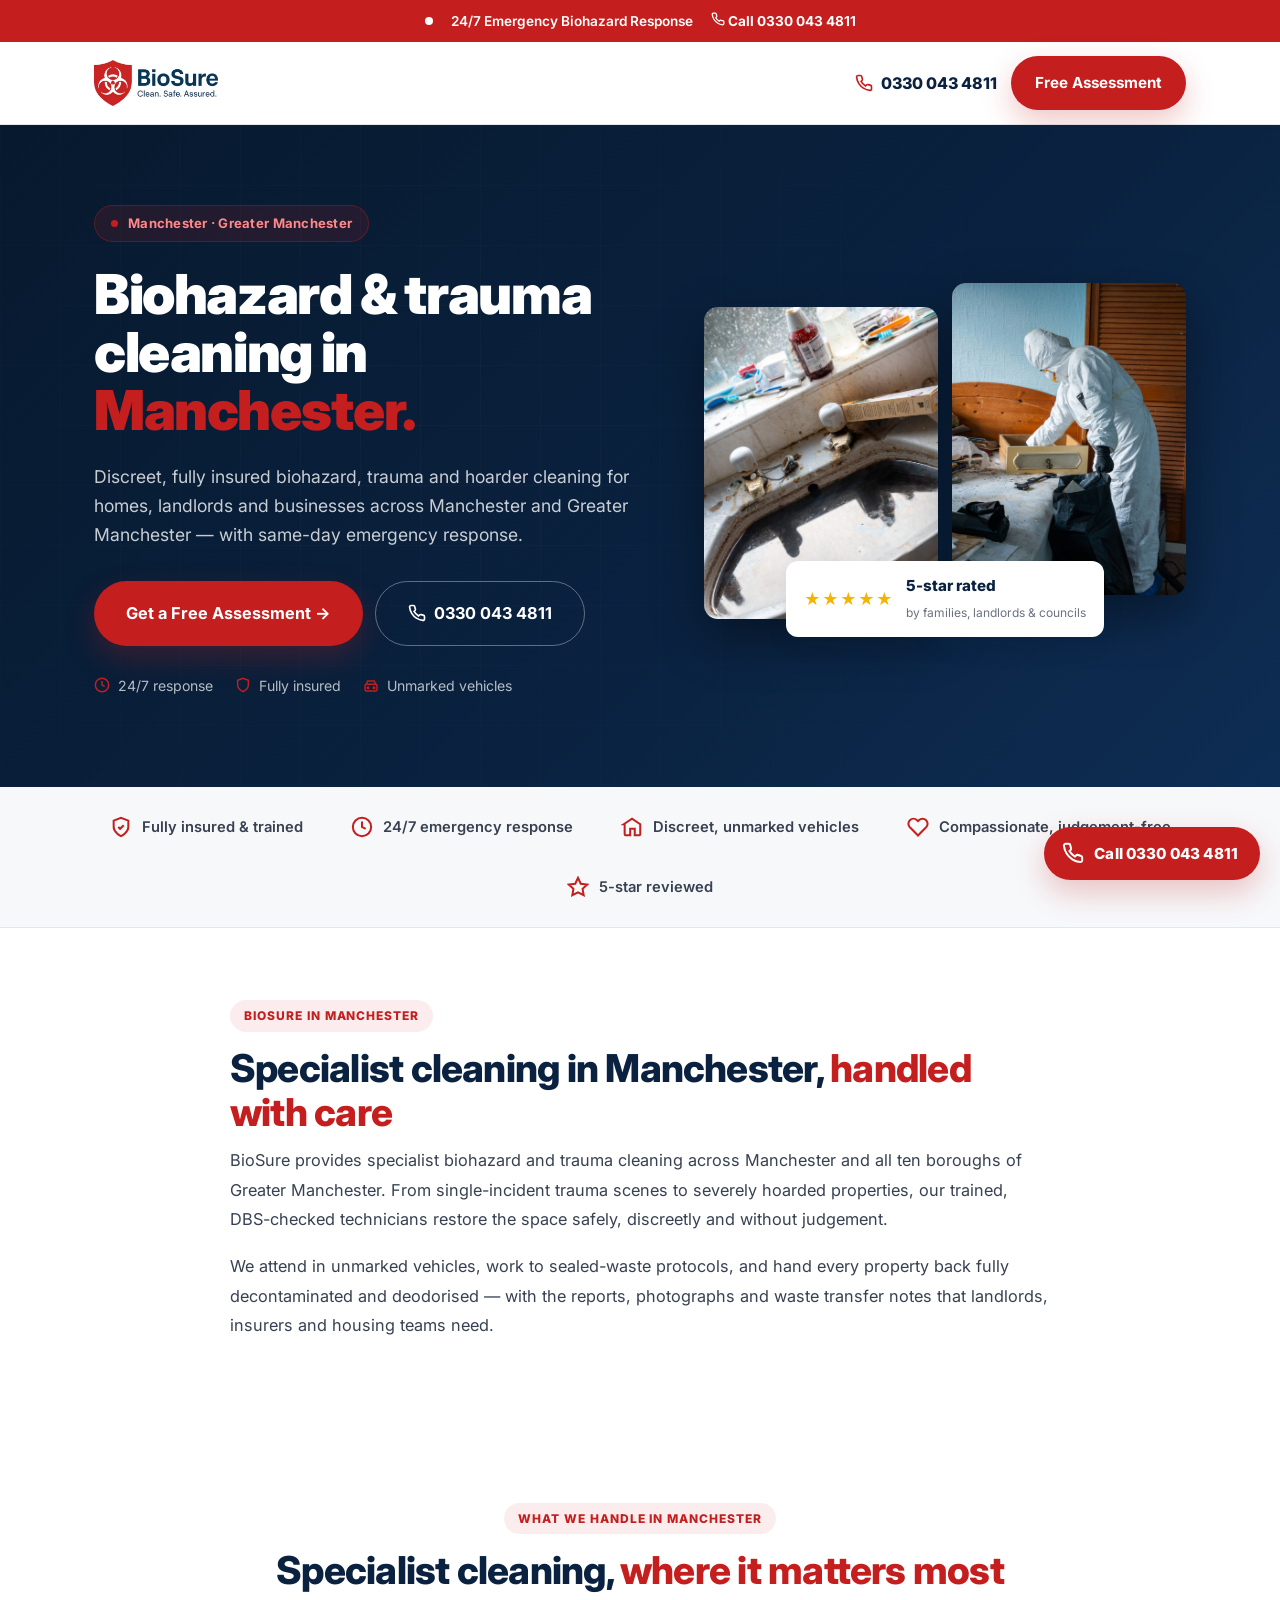
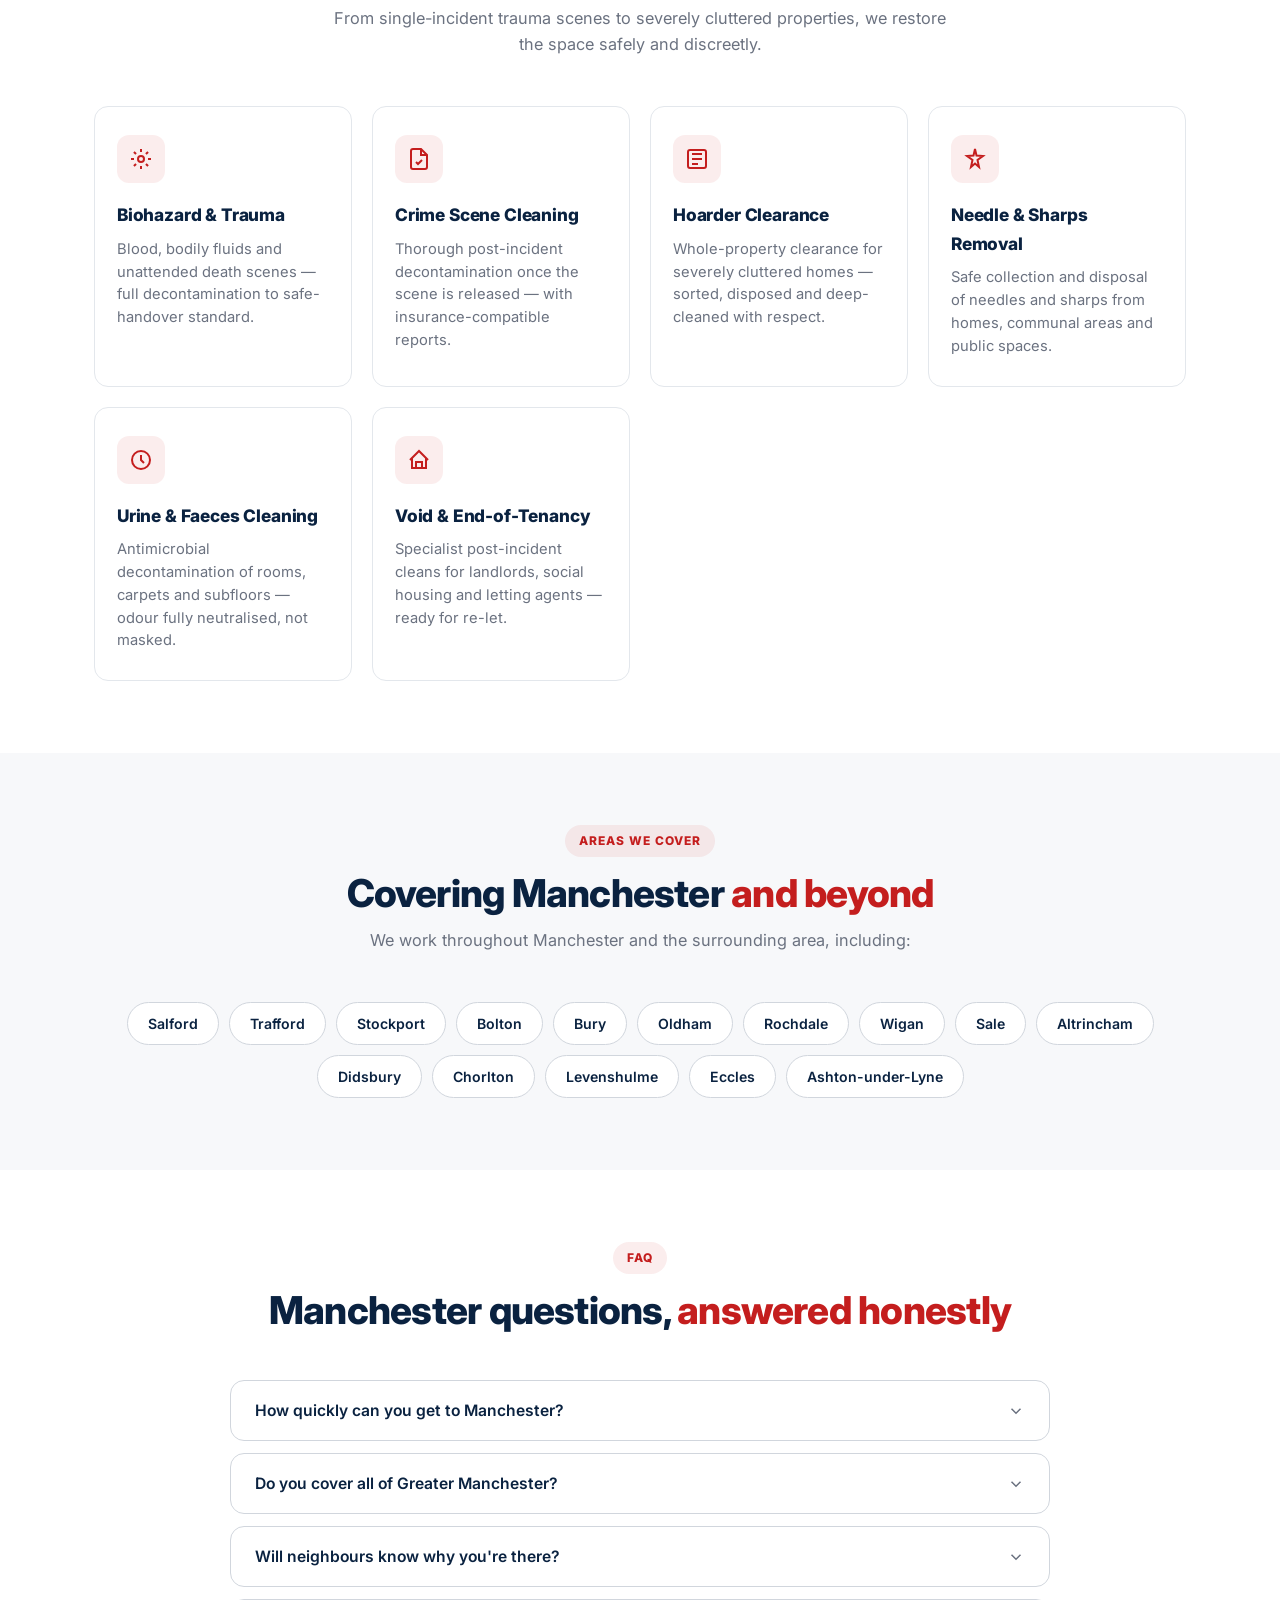
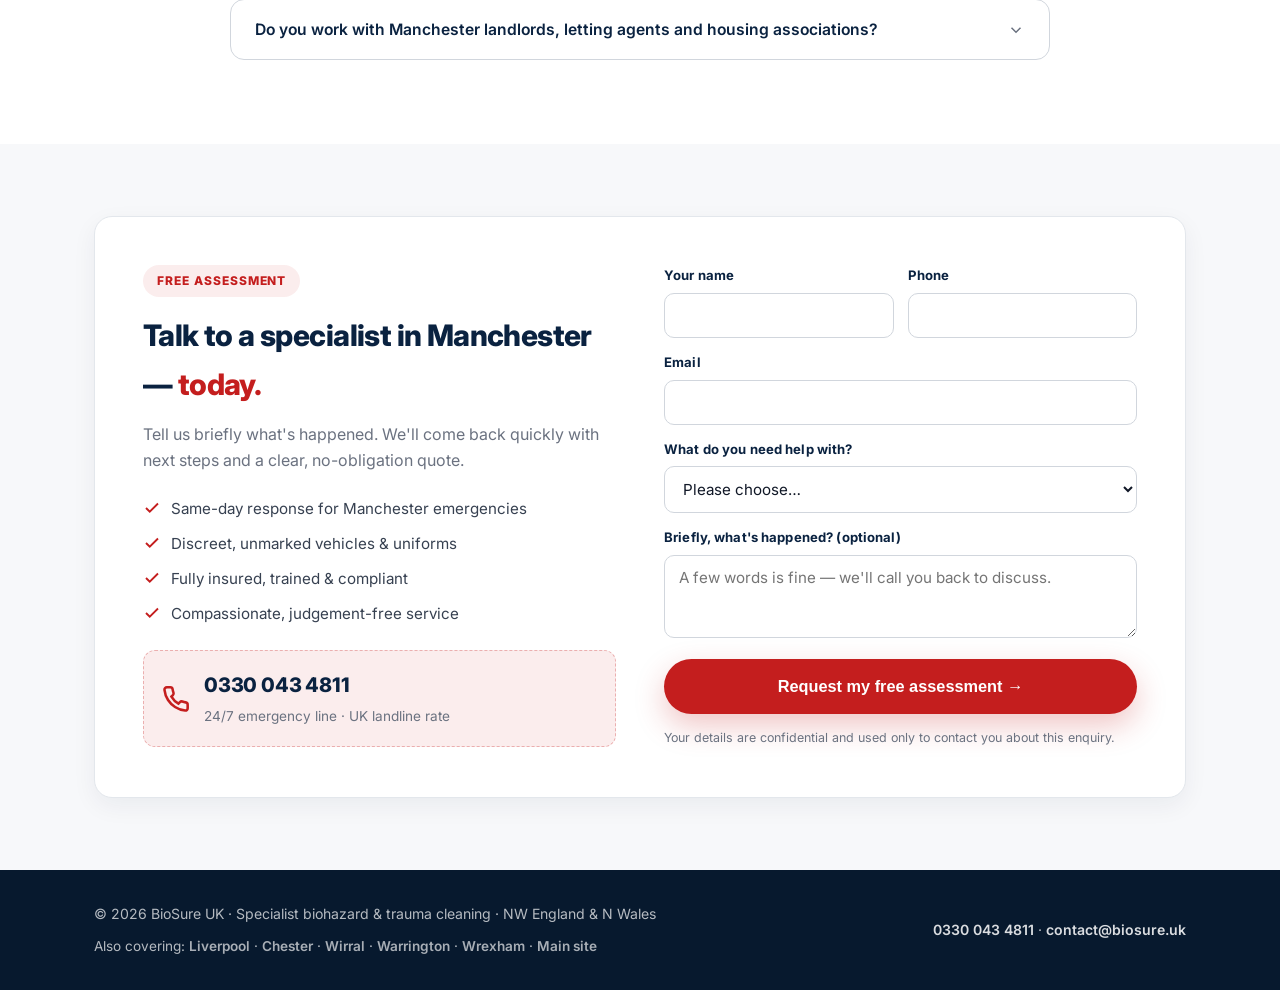
<file: biohazard-cleaning-manchester/index.html>
<!DOCTYPE html>
<html lang="en">
<head>
    <meta charset="UTF-8">
    <meta name="viewport" content="width=device-width, initial-scale=1.0">
    <title>Biohazard & Trauma Cleaning Manchester | 24/7 | BioSure</title>
    <meta name="description" content="Specialist biohazard, trauma, crime scene and hoarder cleaning in Manchester and across Greater Manchester. Discreet, fully insured, 24/7 response. Call 0330 043 4811.">
    <meta name="theme-color" content="#0A2240">
    <link rel="canonical" href="https://www.biosure.uk/biohazard-cleaning-manchester/">
    <meta property="og:type" content="website">
    <meta property="og:site_name" content="BioSure">
    <meta property="og:title" content="Biohazard & Trauma Cleaning Manchester | 24/7 | BioSure">
    <meta property="og:description" content="Specialist biohazard, trauma, crime scene and hoarder cleaning in Manchester and across Greater Manchester. Discreet, fully insured, 24/7 response. Call 0330 043 4811.">
    <meta property="og:url" content="https://www.biosure.uk/biohazard-cleaning-manchester/">
    <meta property="og:image" content="https://www.biosure.uk/logo.jpg">
    <meta property="og:locale" content="en_GB">
    <link rel="icon" type="image/jpeg" href="/logo.jpg">
    <link rel="preconnect" href="https://fonts.googleapis.com">
    <link rel="preconnect" href="https://fonts.gstatic.com" crossorigin>
    <link href="https://fonts.googleapis.com/css2?family=Inter:wght@400;500;600;700;800;900&display=swap" rel="stylesheet">
    <link rel="stylesheet" href="/assets/location.css">
    <script type="application/ld+json">{"@context": "https://schema.org", "@type": "LocalBusiness", "name": "BioSure", "description": "Specialist biohazard, trauma, crime scene and hoarder cleaning services in Manchester and across Greater Manchester.", "telephone": "+443300434811", "email": "contact@biosure.uk", "url": "https://www.biosure.uk/biohazard-cleaning-manchester/", "image": "https://www.biosure.uk/logo.jpg", "areaServed": ["Manchester", "Greater Manchester", "Salford", "Trafford", "Stockport", "Bolton", "Bury", "Oldham", "Rochdale", "Wigan", "Sale", "Altrincham", "Didsbury", "Chorlton", "Levenshulme", "Eccles", "Ashton-under-Lyne"], "openingHoursSpecification": {"@type": "OpeningHoursSpecification", "dayOfWeek": ["Monday", "Tuesday", "Wednesday", "Thursday", "Friday", "Saturday", "Sunday"], "opens": "00:00", "closes": "23:59"}, "priceRange": "££"}</script>
    <script type="application/ld+json">{"@context": "https://schema.org", "@type": "BreadcrumbList", "itemListElement": [{"@type": "ListItem", "position": 1, "name": "Home", "item": "https://www.biosure.uk/"}, {"@type": "ListItem", "position": 2, "name": "Biohazard Cleaning Manchester", "item": "https://www.biosure.uk/biohazard-cleaning-manchester/"}]}</script>
    <script type="application/ld+json">{"@context": "https://schema.org", "@type": "FAQPage", "mainEntity": [{"@type": "Question", "name": "How quickly can you get to Manchester?", "acceptedAnswer": {"@type": "Answer", "text": "For emergencies we can usually attend the same day. Our 24/7 line (0330 043 4811) is answered every day of the year, including bank holidays."}}, {"@type": "Question", "name": "Do you cover all of Greater Manchester?", "acceptedAnswer": {"@type": "Answer", "text": "Yes — Salford, Trafford, Stockport, Bolton, Bury, Oldham, Rochdale, Wigan and Tameside as well as the city itself. If you're anywhere in Greater Manchester, we can help."}}, {"@type": "Question", "name": "Will neighbours know why you're there?", "acceptedAnswer": {"@type": "Answer", "text": "No. Our vehicles and uniforms are unmarked, and we're briefed on every job about the level of discretion required. Nobody will know why we're there unless you tell them."}}, {"@type": "Question", "name": "Do you work with Manchester landlords, letting agents and housing associations?", "acceptedAnswer": {"@type": "Answer", "text": "Yes — hoarder clearances, void property cleans and biohazard incidents are a large part of our work for landlords and agents across Greater Manchester. We can invoice insurers directly and provide full duty-of-care paperwork."}}]}</script>
</head>
<body>

<!-- Emergency bar -->
<div class="emergency-bar">
    <div class="container">
        <span class="pulse"></span>
        <span>24/7 Emergency Biohazard Response</span>
        <a href="tel:+443300434811"><svg viewBox="0 0 24 24" fill="none" stroke="currentColor" stroke-width="2.2" width="14" height="14"><path d="M22 16.92v3a2 2 0 0 1-2.18 2 19.79 19.79 0 0 1-8.63-3.07 19.5 19.5 0 0 1-6-6 19.79 19.79 0 0 1-3.07-8.67A2 2 0 0 1 4.11 2h3a2 2 0 0 1 2 1.72c.13.96.37 1.9.72 2.81a2 2 0 0 1-.45 2.11L8.09 9.91a16 16 0 0 0 6 6l1.27-1.27a2 2 0 0 1 2.11-.45c.91.35 1.85.59 2.81.72A2 2 0 0 1 22 16.92z"/></svg> Call 0330 043 4811</a>
    </div>
</div>

<!-- Nav -->
<nav class="nav">
    <div class="container">
        <a href="/" class="logo">
            <img src="/logo.jpg" width="480" height="178" alt="BioSure — Clean. Safe. Assured.">
        </a>
        <div class="nav-cta">
            <a href="tel:+443300434811" class="nav-phone"><svg viewBox="0 0 24 24" fill="none" stroke="currentColor" stroke-width="2.2" width="18" height="18"><path d="M22 16.92v3a2 2 0 0 1-2.18 2 19.79 19.79 0 0 1-8.63-3.07 19.5 19.5 0 0 1-6-6 19.79 19.79 0 0 1-3.07-8.67A2 2 0 0 1 4.11 2h3a2 2 0 0 1 2 1.72c.13.96.37 1.9.72 2.81a2 2 0 0 1-.45 2.11L8.09 9.91a16 16 0 0 0 6 6l1.27-1.27a2 2 0 0 1 2.11-.45c.91.35 1.85.59 2.81.72A2 2 0 0 1 22 16.92z"/></svg> 0330 043 4811</a>
            <a href="#assessment" class="btn btn-primary">Free Assessment</a>
        </div>
    </div>
</nav>

<!-- Hero -->
<section class="hero">
    <div class="container">
        <div>
            <span class="hero-pill"><span class="dot"></span>Manchester &middot; Greater Manchester</span>
            <h1>Biohazard &amp; trauma cleaning in <span>Manchester.</span></h1>
            <p class="hero-sub">Discreet, fully insured biohazard, trauma and hoarder cleaning for homes, landlords and businesses across Manchester and Greater Manchester — with same-day emergency response.</p>
            <div class="hero-ctas">
                <a href="#assessment" class="btn btn-primary btn-lg">Get a Free Assessment &rarr;</a>
                <a href="tel:+443300434811" class="btn btn-ghost btn-lg"><svg viewBox="0 0 24 24" fill="none" stroke="currentColor" stroke-width="2.2" width="18" height="18"><path d="M22 16.92v3a2 2 0 0 1-2.18 2 19.79 19.79 0 0 1-8.63-3.07 19.5 19.5 0 0 1-6-6 19.79 19.79 0 0 1-3.07-8.67A2 2 0 0 1 4.11 2h3a2 2 0 0 1 2 1.72c.13.96.37 1.9.72 2.81a2 2 0 0 1-.45 2.11L8.09 9.91a16 16 0 0 0 6 6l1.27-1.27a2 2 0 0 1 2.11-.45c.91.35 1.85.59 2.81.72A2 2 0 0 1 22 16.92z"/></svg> 0330 043 4811</a>
            </div>
            <div class="hero-trust">
                <span><svg viewBox="0 0 24 24" fill="none" stroke="currentColor" stroke-width="2.2"><circle cx="12" cy="12" r="10"/><polyline points="12 6 12 12 16 14"/></svg> 24/7 response</span>
                <span><svg viewBox="0 0 24 24" fill="none" stroke="currentColor" stroke-width="2.2"><path d="M12 22s8-4 8-10V5l-8-3-8 3v7c0 6 8 10 8 10z"/></svg> Fully insured</span>
                <span><svg viewBox="0 0 24 24" fill="none" stroke="currentColor" stroke-width="2.2"><rect x="3" y="11" width="18" height="10" rx="2"/><circle cx="7.5" cy="16" r="1.2"/><circle cx="16.5" cy="16" r="1.2"/><path d="M5 11l2-5h10l2 5"/></svg> Unmarked vehicles</span>
            </div>
        </div>
        <div class="hero-visual">
            <img src="/before-clean.jpg" width="1024" height="1536" alt="Property before specialist cleaning in Manchester">
            <img src="/during-clean.jpg" width="1024" height="1536" alt="BioSure technician in full PPE at work">
            <div class="hero-rating">
                <span class="stars">&#9733;&#9733;&#9733;&#9733;&#9733;</span>
                <div class="hero-rating-text">
                    <strong>5-star rated</strong>
                    <small>by families, landlords &amp; councils</small>
                </div>
            </div>
        </div>
    </div>
</section>

<!-- Trust band -->
<div class="trust-band">
    <div class="container">
        <div class="trust-item"><svg viewBox="0 0 24 24" fill="none" stroke="currentColor" stroke-width="2.2"><path d="M12 22s8-4 8-10V5l-8-3-8 3v7c0 6 8 10 8 10z"/><polyline points="9 12 11 14 15 10"/></svg> Fully insured &amp; trained</div>
        <div class="trust-item"><svg viewBox="0 0 24 24" fill="none" stroke="currentColor" stroke-width="2.2"><circle cx="12" cy="12" r="10"/><polyline points="12 6 12 12 16 14"/></svg> 24/7 emergency response</div>
        <div class="trust-item"><svg viewBox="0 0 24 24" fill="none" stroke="currentColor" stroke-width="2.2"><path d="M3 9l9-6 9 6v11a1 1 0 0 1-1 1h-5v-7H10v7H5a1 1 0 0 1-1-1V9z"/></svg> Discreet, unmarked vehicles</div>
        <div class="trust-item"><svg viewBox="0 0 24 24" fill="none" stroke="currentColor" stroke-width="2.2"><path d="M20.84 4.61a5.5 5.5 0 0 0-7.78 0L12 5.67l-1.06-1.06a5.5 5.5 0 0 0-7.78 7.78l1.06 1.06L12 21.23l7.78-7.78 1.06-1.06a5.5 5.5 0 0 0 0-7.78z"/></svg> Compassionate, judgement-free</div>
        <div class="trust-item"><svg viewBox="0 0 24 24" fill="none" stroke="currentColor" stroke-width="2.2"><polygon points="12 2 15 8.5 22 9.3 17 14 18.2 21 12 17.8 5.8 21 7 14 2 9.3 9 8.5 12 2"/></svg> 5-star reviewed</div>
    </div>
</div>

<!-- Intro -->
<section class="intro-section">
    <div class="container">
        <div class="intro-copy">
            <span class="section-label">BioSure in Manchester</span>
            <h2 class="section-title">Specialist cleaning in Manchester, <span>handled with care</span></h2>
            <p>BioSure provides specialist biohazard and trauma cleaning across Manchester and all ten boroughs of Greater Manchester. From single-incident trauma scenes to severely hoarded properties, our trained, DBS-checked technicians restore the space safely, discreetly and without judgement.</p>
            <p>We attend in unmarked vehicles, work to sealed-waste protocols, and hand every property back fully decontaminated and deodorised — with the reports, photographs and waste transfer notes that landlords, insurers and housing teams need.</p>
        </div>
    </div>
</section>

<!-- Services -->
<section class="services">
    <div class="container">
        <div class="head-block text-center">
            <span class="section-label">What we handle in Manchester</span>
            <h2 class="section-title">Specialist cleaning, <span>where it matters most</span></h2>
            <p class="section-sub">From single-incident trauma scenes to severely cluttered properties, we restore the space safely and discreetly.</p>
        </div>
        <div class="service-grid">
            <div class="service-card">
                <div class="service-icon"><svg viewBox="0 0 24 24" fill="none" stroke="currentColor" stroke-width="2"><circle cx="12" cy="12" r="3"/><path d="M12 2v3M12 19v3M4.93 4.93l2.12 2.12M16.95 16.95l2.12 2.12M2 12h3M19 12h3M4.93 19.07l2.12-2.12M16.95 7.05l2.12-2.12"/></svg></div>
                <h3>Biohazard &amp; Trauma</h3>
                <p>Blood, bodily fluids and unattended death scenes — full decontamination to safe-handover standard.</p>
            </div>
            <div class="service-card">
                <div class="service-icon"><svg viewBox="0 0 24 24" fill="none" stroke="currentColor" stroke-width="2"><path d="M14 2H6a2 2 0 0 0-2 2v16a2 2 0 0 0 2 2h12a2 2 0 0 0 2-2V8z"/><polyline points="14 2 14 8 20 8"/><path d="M9 15l2 2 4-4"/></svg></div>
                <h3>Crime Scene Cleaning</h3>
                <p>Thorough post-incident decontamination once the scene is released — with insurance-compatible reports.</p>
            </div>
            <div class="service-card">
                <div class="service-icon"><svg viewBox="0 0 24 24" fill="none" stroke="currentColor" stroke-width="2"><rect x="3" y="3" width="18" height="18" rx="2"/><path d="M7 7h10M7 12h10M7 17h6"/></svg></div>
                <h3>Hoarder Clearance</h3>
                <p>Whole-property clearance for severely cluttered homes — sorted, disposed and deep-cleaned with respect.</p>
            </div>
            <div class="service-card">
                <div class="service-icon"><svg viewBox="0 0 24 24" fill="none" stroke="currentColor" stroke-width="2"><polygon points="12 2 13.5 8.5 20 9 14.5 13 16 20 12 16.5 8 20 9.5 13 4 9 10.5 8.5 12 2"/></svg></div>
                <h3>Needle &amp; Sharps Removal</h3>
                <p>Safe collection and disposal of needles and sharps from homes, communal areas and public spaces.</p>
            </div>
            <div class="service-card">
                <div class="service-icon"><svg viewBox="0 0 24 24" fill="none" stroke="currentColor" stroke-width="2"><circle cx="12" cy="12" r="9"/><path d="M12 7v5l3 3"/></svg></div>
                <h3>Urine &amp; Faeces Cleaning</h3>
                <p>Antimicrobial decontamination of rooms, carpets and subfloors — odour fully neutralised, not masked.</p>
            </div>
            <div class="service-card">
                <div class="service-icon"><svg viewBox="0 0 24 24" fill="none" stroke="currentColor" stroke-width="2"><path d="M3 12l9-9 9 9M5 10v10h14V10"/><path d="M9 20v-6h6v6"/></svg></div>
                <h3>Void &amp; End-of-Tenancy</h3>
                <p>Specialist post-incident cleans for landlords, social housing and letting agents — ready for re-let.</p>
            </div>
        </div>
    </div>
</section>

<!-- Areas -->
<section class="areas-section">
    <div class="container">
        <div class="head-block text-center">
            <span class="section-label">Areas we cover</span>
            <h2 class="section-title">Covering Manchester <span>and beyond</span></h2>
            <p class="section-sub">We work throughout Manchester and the surrounding area, including:</p>
        </div>
        <div class="area-chips">
            <span class="area-chip">Salford</span>
            <span class="area-chip">Trafford</span>
            <span class="area-chip">Stockport</span>
            <span class="area-chip">Bolton</span>
            <span class="area-chip">Bury</span>
            <span class="area-chip">Oldham</span>
            <span class="area-chip">Rochdale</span>
            <span class="area-chip">Wigan</span>
            <span class="area-chip">Sale</span>
            <span class="area-chip">Altrincham</span>
            <span class="area-chip">Didsbury</span>
            <span class="area-chip">Chorlton</span>
            <span class="area-chip">Levenshulme</span>
            <span class="area-chip">Eccles</span>
            <span class="area-chip">Ashton-under-Lyne</span>
        </div>
    </div>
</section>

<!-- FAQ -->
<section class="faq-section">
    <div class="container">
        <div class="head-block text-center">
            <span class="section-label">FAQ</span>
            <h2 class="section-title">Manchester questions, <span>answered honestly</span></h2>
        </div>
        <div class="faq-list">
            <div class="faq-item">
                <button class="faq-q">How quickly can you get to Manchester? <svg width="18" height="18" fill="none" stroke="currentColor" stroke-width="2" viewBox="0 0 24 24"><polyline points="6 9 12 15 18 9"/></svg></button>
                <div class="faq-a"><p>For emergencies we can usually attend the same day. Our 24/7 line (0330 043 4811) is answered every day of the year, including bank holidays.</p></div>
            </div>
            <div class="faq-item">
                <button class="faq-q">Do you cover all of Greater Manchester? <svg width="18" height="18" fill="none" stroke="currentColor" stroke-width="2" viewBox="0 0 24 24"><polyline points="6 9 12 15 18 9"/></svg></button>
                <div class="faq-a"><p>Yes — Salford, Trafford, Stockport, Bolton, Bury, Oldham, Rochdale, Wigan and Tameside as well as the city itself. If you're anywhere in Greater Manchester, we can help.</p></div>
            </div>
            <div class="faq-item">
                <button class="faq-q">Will neighbours know why you're there? <svg width="18" height="18" fill="none" stroke="currentColor" stroke-width="2" viewBox="0 0 24 24"><polyline points="6 9 12 15 18 9"/></svg></button>
                <div class="faq-a"><p>No. Our vehicles and uniforms are unmarked, and we're briefed on every job about the level of discretion required. Nobody will know why we're there unless you tell them.</p></div>
            </div>
            <div class="faq-item">
                <button class="faq-q">Do you work with Manchester landlords, letting agents and housing associations? <svg width="18" height="18" fill="none" stroke="currentColor" stroke-width="2" viewBox="0 0 24 24"><polyline points="6 9 12 15 18 9"/></svg></button>
                <div class="faq-a"><p>Yes — hoarder clearances, void property cleans and biohazard incidents are a large part of our work for landlords and agents across Greater Manchester. We can invoice insurers directly and provide full duty-of-care paperwork.</p></div>
            </div>
        </div>
    </div>
</section>

<!-- CTA / Form -->
<section class="cta" id="assessment">
    <div class="container">
        <div class="cta-card">
            <div>
                <span class="section-label">Free assessment</span>
                <h2>Talk to a specialist in Manchester — <span>today.</span></h2>
                <p class="lead">Tell us briefly what's happened. We'll come back quickly with next steps and a clear, no-obligation quote.</p>
                <ul class="cta-points">
                    <li><svg viewBox="0 0 24 24" fill="none" stroke="currentColor" stroke-width="2.5"><polyline points="20 6 9 17 4 12"/></svg> Same-day response for Manchester emergencies</li>
                    <li><svg viewBox="0 0 24 24" fill="none" stroke="currentColor" stroke-width="2.5"><polyline points="20 6 9 17 4 12"/></svg> Discreet, unmarked vehicles &amp; uniforms</li>
                    <li><svg viewBox="0 0 24 24" fill="none" stroke="currentColor" stroke-width="2.5"><polyline points="20 6 9 17 4 12"/></svg> Fully insured, trained &amp; compliant</li>
                    <li><svg viewBox="0 0 24 24" fill="none" stroke="currentColor" stroke-width="2.5"><polyline points="20 6 9 17 4 12"/></svg> Compassionate, judgement-free service</li>
                </ul>
                <div class="cta-phone-block">
                    <svg viewBox="0 0 24 24" fill="none" stroke="currentColor" stroke-width="2.2" width="18" height="18"><path d="M22 16.92v3a2 2 0 0 1-2.18 2 19.79 19.79 0 0 1-8.63-3.07 19.5 19.5 0 0 1-6-6 19.79 19.79 0 0 1-3.07-8.67A2 2 0 0 1 4.11 2h3a2 2 0 0 1 2 1.72c.13.96.37 1.9.72 2.81a2 2 0 0 1-.45 2.11L8.09 9.91a16 16 0 0 0 6 6l1.27-1.27a2 2 0 0 1 2.11-.45c.91.35 1.85.59 2.81.72A2 2 0 0 1 22 16.92z"/></svg>
                    <div>
                        <strong>0330 043 4811</strong>
                        <small>24/7 emergency line &middot; UK landline rate</small>
                    </div>
                </div>
            </div>
            <form class="form" action="https://formsubmit.co/contact@biosure.uk" method="POST">
                <input type="hidden" name="_subject" value="New enquiry — BioSure Manchester page">
                <input type="hidden" name="_captcha" value="true">
                <input type="hidden" name="_template" value="table">
                <input type="hidden" name="_next" value="https://www.biosure.uk/thanks.html">
                <input type="text" name="_honey" style="display:none">
                <div class="form-row">
                    <div class="field">
                        <label for="name">Your name</label>
                        <input id="name" name="name" type="text" required autocomplete="name">
                    </div>
                    <div class="field">
                        <label for="phone">Phone</label>
                        <input id="phone" name="phone" type="tel" required autocomplete="tel">
                    </div>
                </div>
                <div class="field">
                    <label for="email">Email</label>
                    <input id="email" name="email" type="email" autocomplete="email">
                </div>
                <div class="field">
                    <label for="service">What do you need help with?</label>
                    <select id="service" name="service" required>
                        <option value="">Please choose&hellip;</option>
                        <option>Biohazard / trauma scene</option>
                        <option>Crime scene cleaning</option>
                        <option>Hoarder property clearance</option>
                        <option>Needle &amp; sharps removal</option>
                        <option>Urine &amp; faeces cleaning</option>
                        <option>Void / end-of-tenancy clean</option>
                        <option>Something else</option>
                    </select>
                </div>
                <div class="field">
                    <label for="details">Briefly, what's happened? (optional)</label>
                    <textarea id="details" name="details" rows="3" placeholder="A few words is fine — we'll call you back to discuss."></textarea>
                </div>
                <button type="submit" class="btn btn-primary btn-lg">Request my free assessment &rarr;</button>
                <p class="form-foot">Your details are confidential and used only to contact you about this enquiry.</p>
            </form>
        </div>
    </div>
</section>

<!-- Footer -->
<footer>
    <div class="container">
        <div>
            &copy; <span id="yr"></span> BioSure UK &middot; Specialist biohazard &amp; trauma cleaning &middot; NW England &amp; N Wales
            <div class="location-footer-links">Also covering: <a href="/biohazard-cleaning-liverpool/">Liverpool</a> &middot; <a href="/biohazard-cleaning-chester/">Chester</a> &middot; <a href="/biohazard-cleaning-wirral/">Wirral</a> &middot; <a href="/biohazard-cleaning-warrington/">Warrington</a> &middot; <a href="/biohazard-cleaning-wrexham/">Wrexham</a> &middot; <a href="/">Main site</a></div>
        </div>
        <div>
            <a href="tel:+443300434811">0330 043 4811</a> &middot;
            <a href="mailto:contact@biosure.uk">contact@biosure.uk</a>
        </div>
    </div>
</footer>

<a href="tel:+443300434811" class="float-call" aria-label="Call BioSure on 0330 043 4811">
    <svg viewBox="0 0 24 24" fill="none" stroke="currentColor" stroke-width="2.2" width="18" height="18"><path d="M22 16.92v3a2 2 0 0 1-2.18 2 19.79 19.79 0 0 1-8.63-3.07 19.5 19.5 0 0 1-6-6 19.79 19.79 0 0 1-3.07-8.67A2 2 0 0 1 4.11 2h3a2 2 0 0 1 2 1.72c.13.96.37 1.9.72 2.81a2 2 0 0 1-.45 2.11L8.09 9.91a16 16 0 0 0 6 6l1.27-1.27a2 2 0 0 1 2.11-.45c.91.35 1.85.59 2.81.72A2 2 0 0 1 22 16.92z"/></svg>
    <span class="label">Call 0330 043 4811</span>
</a>

<script>
document.getElementById('yr').textContent = new Date().getFullYear();
document.querySelectorAll('.faq-q').forEach(function(btn) {
    btn.setAttribute('aria-expanded', 'false');
    btn.addEventListener('click', function() {
        var item = this.closest('.faq-item');
        var wasOpen = item.classList.contains('open');
        document.querySelectorAll('.faq-item.open').forEach(function(i) {
            i.classList.remove('open');
            i.querySelector('.faq-q').setAttribute('aria-expanded', 'false');
        });
        if (!wasOpen) {
            item.classList.add('open');
            this.setAttribute('aria-expanded', 'true');
        }
    });
});
</script>

</body>
</html>
</file>
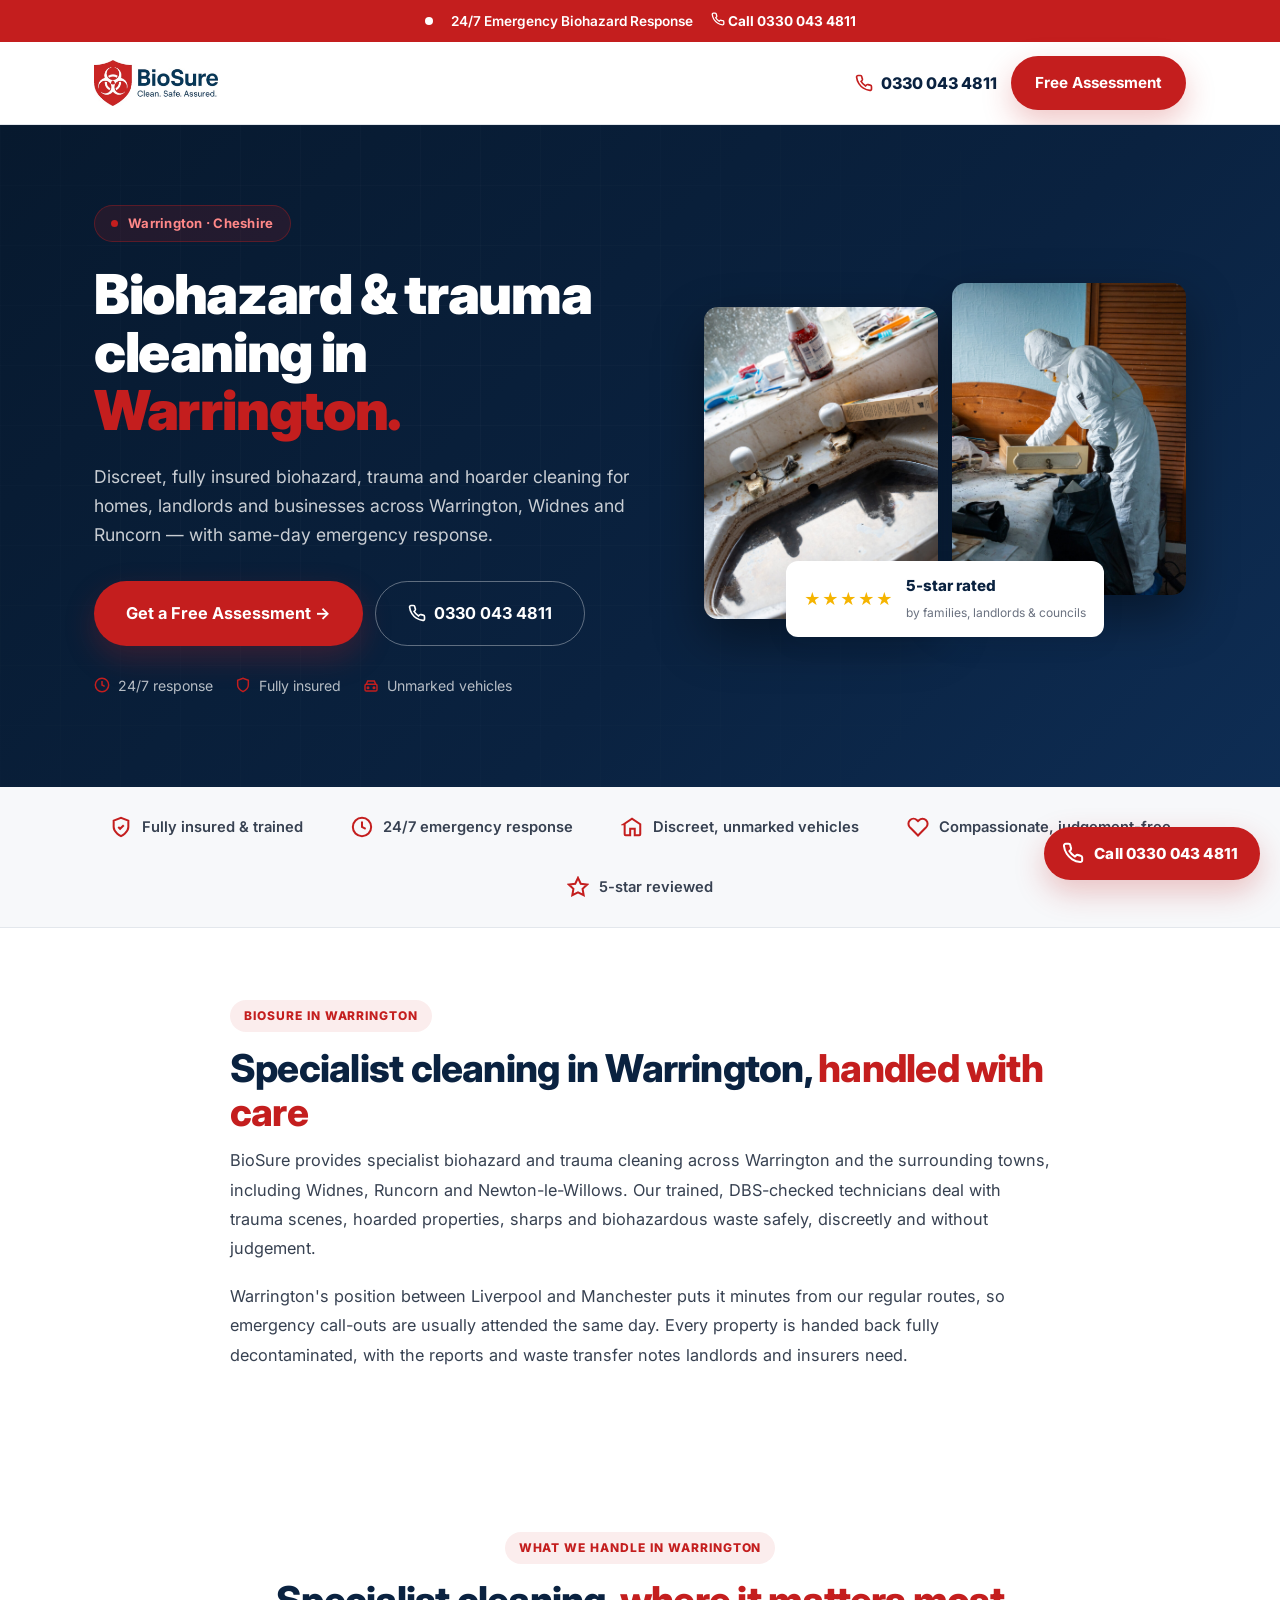
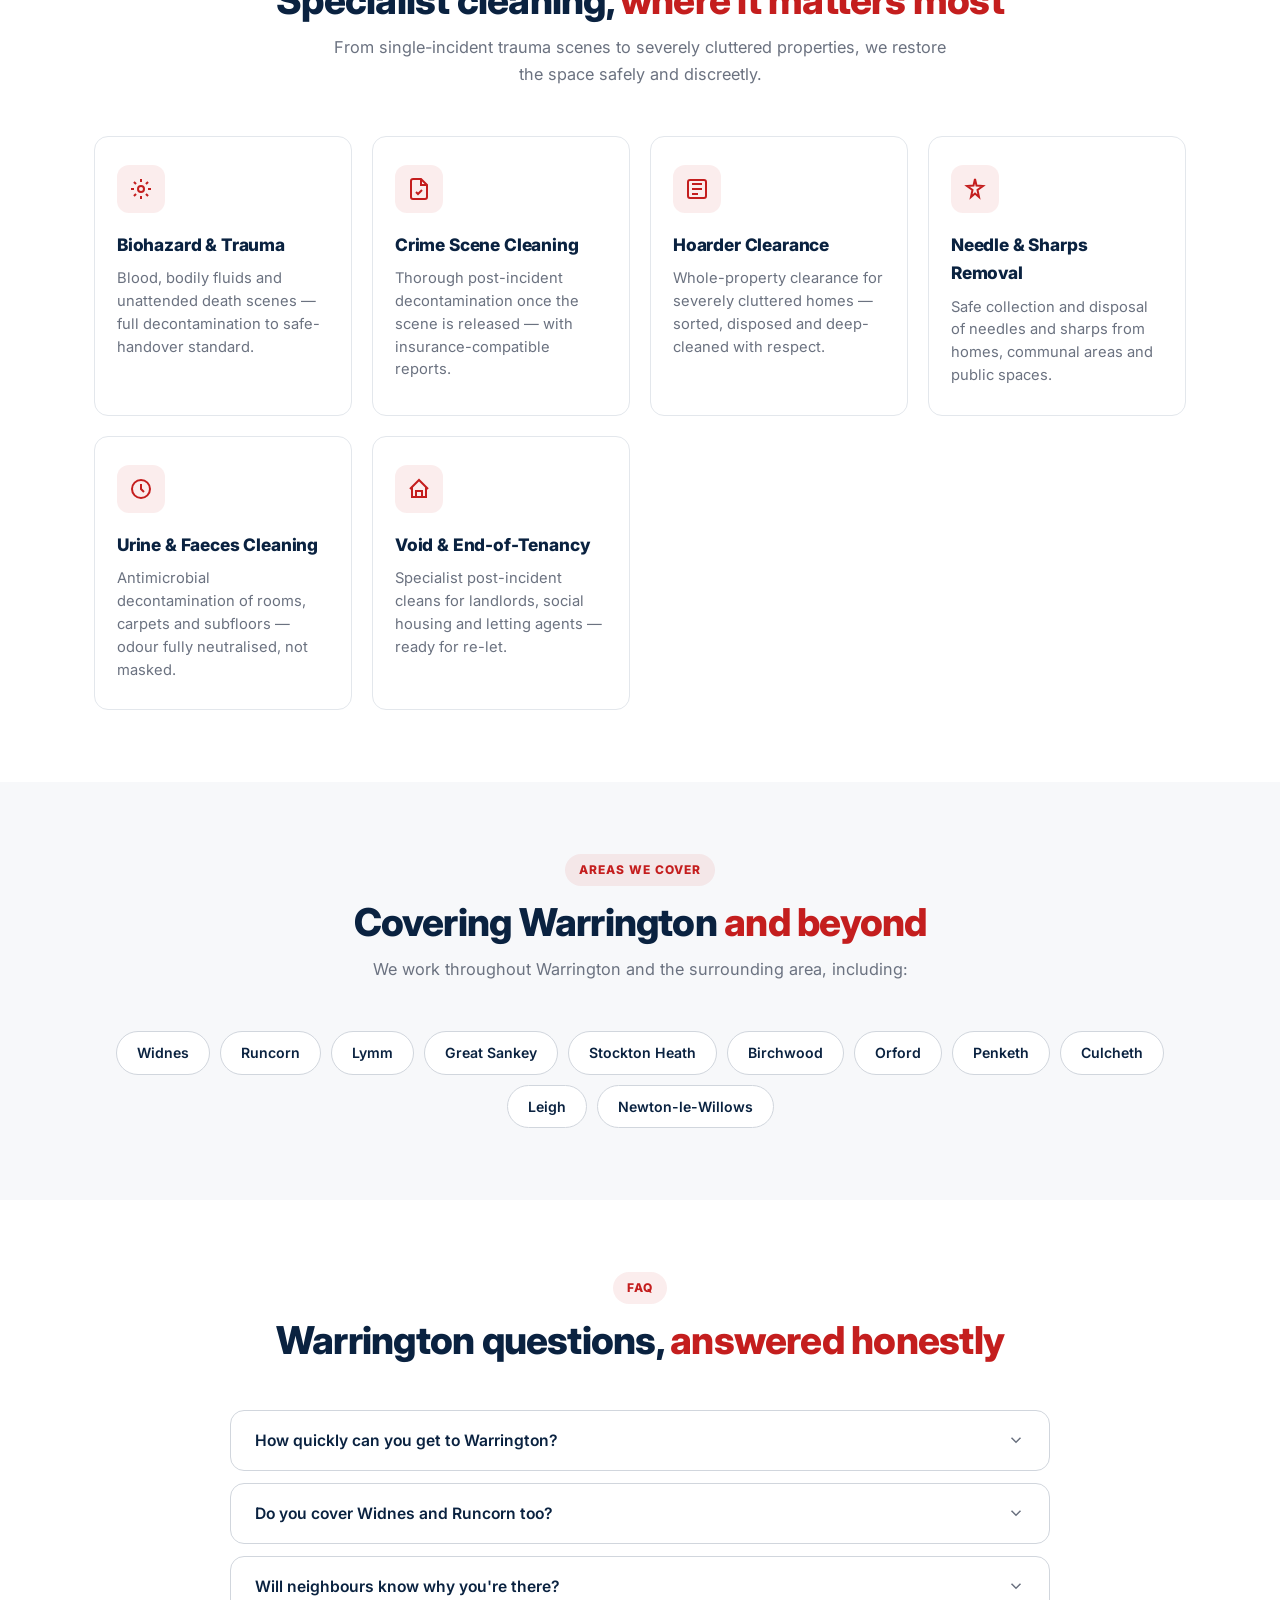
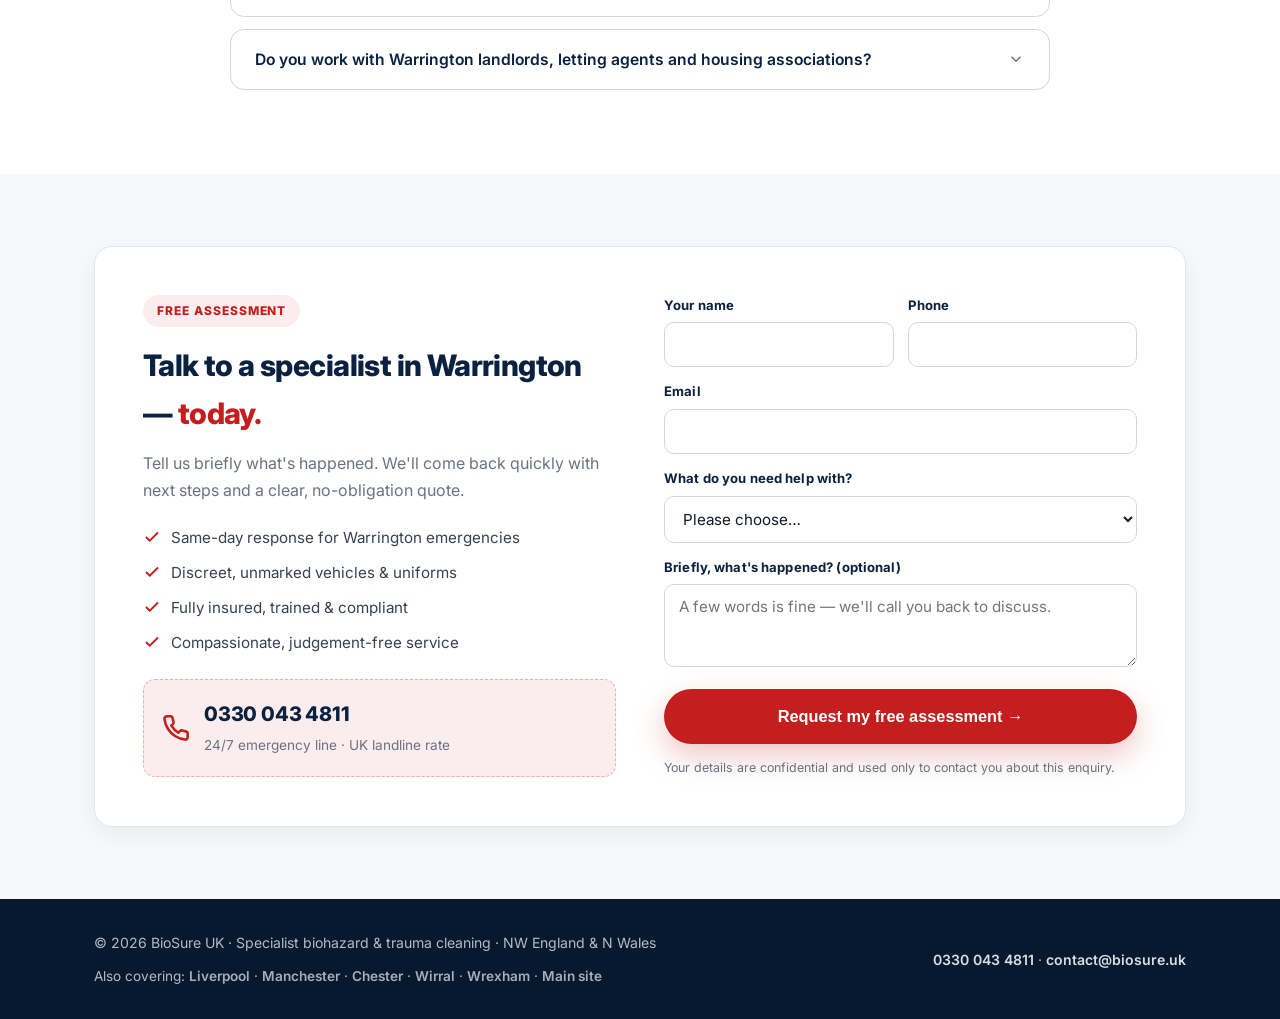
<file: biohazard-cleaning-warrington/index.html>
<!DOCTYPE html>
<html lang="en">
<head>
    <meta charset="UTF-8">
    <meta name="viewport" content="width=device-width, initial-scale=1.0">
    <title>Biohazard & Trauma Cleaning Warrington | 24/7 | BioSure</title>
    <meta name="description" content="Specialist biohazard, trauma, crime scene and hoarder cleaning in Warrington, Widnes and Runcorn. Discreet, fully insured, 24/7 emergency response. Call 0330 043 4811.">
    <meta name="theme-color" content="#0A2240">
    <link rel="canonical" href="https://www.biosure.uk/biohazard-cleaning-warrington/">
    <meta property="og:type" content="website">
    <meta property="og:site_name" content="BioSure">
    <meta property="og:title" content="Biohazard & Trauma Cleaning Warrington | 24/7 | BioSure">
    <meta property="og:description" content="Specialist biohazard, trauma, crime scene and hoarder cleaning in Warrington, Widnes and Runcorn. Discreet, fully insured, 24/7 emergency response. Call 0330 043 4811.">
    <meta property="og:url" content="https://www.biosure.uk/biohazard-cleaning-warrington/">
    <meta property="og:image" content="https://www.biosure.uk/logo.jpg">
    <meta property="og:locale" content="en_GB">
    <link rel="icon" type="image/jpeg" href="/logo.jpg">
    <link rel="preconnect" href="https://fonts.googleapis.com">
    <link rel="preconnect" href="https://fonts.gstatic.com" crossorigin>
    <link href="https://fonts.googleapis.com/css2?family=Inter:wght@400;500;600;700;800;900&display=swap" rel="stylesheet">
    <link rel="stylesheet" href="/assets/location.css">
    <script type="application/ld+json">{"@context": "https://schema.org", "@type": "LocalBusiness", "name": "BioSure", "description": "Specialist biohazard, trauma, crime scene and hoarder cleaning services in Warrington and across Cheshire.", "telephone": "+443300434811", "email": "contact@biosure.uk", "url": "https://www.biosure.uk/biohazard-cleaning-warrington/", "image": "https://www.biosure.uk/logo.jpg", "areaServed": ["Warrington", "Cheshire", "Widnes", "Runcorn", "Lymm", "Great Sankey", "Stockton Heath", "Birchwood", "Orford", "Penketh", "Culcheth", "Leigh", "Newton-le-Willows"], "openingHoursSpecification": {"@type": "OpeningHoursSpecification", "dayOfWeek": ["Monday", "Tuesday", "Wednesday", "Thursday", "Friday", "Saturday", "Sunday"], "opens": "00:00", "closes": "23:59"}, "priceRange": "££"}</script>
    <script type="application/ld+json">{"@context": "https://schema.org", "@type": "BreadcrumbList", "itemListElement": [{"@type": "ListItem", "position": 1, "name": "Home", "item": "https://www.biosure.uk/"}, {"@type": "ListItem", "position": 2, "name": "Biohazard Cleaning Warrington", "item": "https://www.biosure.uk/biohazard-cleaning-warrington/"}]}</script>
    <script type="application/ld+json">{"@context": "https://schema.org", "@type": "FAQPage", "mainEntity": [{"@type": "Question", "name": "How quickly can you get to Warrington?", "acceptedAnswer": {"@type": "Answer", "text": "For emergencies we can usually attend the same day. Our 24/7 line (0330 043 4811) is answered every day of the year, including bank holidays."}}, {"@type": "Question", "name": "Do you cover Widnes and Runcorn too?", "acceptedAnswer": {"@type": "Answer", "text": "Yes — Widnes, Runcorn, Lymm, Birchwood, Culcheth and the surrounding towns are all within our regular coverage area."}}, {"@type": "Question", "name": "Will neighbours know why you're there?", "acceptedAnswer": {"@type": "Answer", "text": "No. Our vehicles and uniforms are unmarked, and we're briefed on every job about the level of discretion required. Nobody will know why we're there unless you tell them."}}, {"@type": "Question", "name": "Do you work with Warrington landlords, letting agents and housing associations?", "acceptedAnswer": {"@type": "Answer", "text": "Yes. We handle hoarder clearances, void property cleans and biohazard incidents for landlords and agents across Warrington, with insurer-direct invoicing and full duty-of-care paperwork."}}]}</script>
</head>
<body>

<!-- Emergency bar -->
<div class="emergency-bar">
    <div class="container">
        <span class="pulse"></span>
        <span>24/7 Emergency Biohazard Response</span>
        <a href="tel:+443300434811"><svg viewBox="0 0 24 24" fill="none" stroke="currentColor" stroke-width="2.2" width="14" height="14"><path d="M22 16.92v3a2 2 0 0 1-2.18 2 19.79 19.79 0 0 1-8.63-3.07 19.5 19.5 0 0 1-6-6 19.79 19.79 0 0 1-3.07-8.67A2 2 0 0 1 4.11 2h3a2 2 0 0 1 2 1.72c.13.96.37 1.9.72 2.81a2 2 0 0 1-.45 2.11L8.09 9.91a16 16 0 0 0 6 6l1.27-1.27a2 2 0 0 1 2.11-.45c.91.35 1.85.59 2.81.72A2 2 0 0 1 22 16.92z"/></svg> Call 0330 043 4811</a>
    </div>
</div>

<!-- Nav -->
<nav class="nav">
    <div class="container">
        <a href="/" class="logo">
            <img src="/logo.jpg" width="480" height="178" alt="BioSure — Clean. Safe. Assured.">
        </a>
        <div class="nav-cta">
            <a href="tel:+443300434811" class="nav-phone"><svg viewBox="0 0 24 24" fill="none" stroke="currentColor" stroke-width="2.2" width="18" height="18"><path d="M22 16.92v3a2 2 0 0 1-2.18 2 19.79 19.79 0 0 1-8.63-3.07 19.5 19.5 0 0 1-6-6 19.79 19.79 0 0 1-3.07-8.67A2 2 0 0 1 4.11 2h3a2 2 0 0 1 2 1.72c.13.96.37 1.9.72 2.81a2 2 0 0 1-.45 2.11L8.09 9.91a16 16 0 0 0 6 6l1.27-1.27a2 2 0 0 1 2.11-.45c.91.35 1.85.59 2.81.72A2 2 0 0 1 22 16.92z"/></svg> 0330 043 4811</a>
            <a href="#assessment" class="btn btn-primary">Free Assessment</a>
        </div>
    </div>
</nav>

<!-- Hero -->
<section class="hero">
    <div class="container">
        <div>
            <span class="hero-pill"><span class="dot"></span>Warrington &middot; Cheshire</span>
            <h1>Biohazard &amp; trauma cleaning in <span>Warrington.</span></h1>
            <p class="hero-sub">Discreet, fully insured biohazard, trauma and hoarder cleaning for homes, landlords and businesses across Warrington, Widnes and Runcorn — with same-day emergency response.</p>
            <div class="hero-ctas">
                <a href="#assessment" class="btn btn-primary btn-lg">Get a Free Assessment &rarr;</a>
                <a href="tel:+443300434811" class="btn btn-ghost btn-lg"><svg viewBox="0 0 24 24" fill="none" stroke="currentColor" stroke-width="2.2" width="18" height="18"><path d="M22 16.92v3a2 2 0 0 1-2.18 2 19.79 19.79 0 0 1-8.63-3.07 19.5 19.5 0 0 1-6-6 19.79 19.79 0 0 1-3.07-8.67A2 2 0 0 1 4.11 2h3a2 2 0 0 1 2 1.72c.13.96.37 1.9.72 2.81a2 2 0 0 1-.45 2.11L8.09 9.91a16 16 0 0 0 6 6l1.27-1.27a2 2 0 0 1 2.11-.45c.91.35 1.85.59 2.81.72A2 2 0 0 1 22 16.92z"/></svg> 0330 043 4811</a>
            </div>
            <div class="hero-trust">
                <span><svg viewBox="0 0 24 24" fill="none" stroke="currentColor" stroke-width="2.2"><circle cx="12" cy="12" r="10"/><polyline points="12 6 12 12 16 14"/></svg> 24/7 response</span>
                <span><svg viewBox="0 0 24 24" fill="none" stroke="currentColor" stroke-width="2.2"><path d="M12 22s8-4 8-10V5l-8-3-8 3v7c0 6 8 10 8 10z"/></svg> Fully insured</span>
                <span><svg viewBox="0 0 24 24" fill="none" stroke="currentColor" stroke-width="2.2"><rect x="3" y="11" width="18" height="10" rx="2"/><circle cx="7.5" cy="16" r="1.2"/><circle cx="16.5" cy="16" r="1.2"/><path d="M5 11l2-5h10l2 5"/></svg> Unmarked vehicles</span>
            </div>
        </div>
        <div class="hero-visual">
            <img src="/before-clean.jpg" width="1024" height="1536" alt="Property before specialist cleaning in Warrington">
            <img src="/during-clean.jpg" width="1024" height="1536" alt="BioSure technician in full PPE at work">
            <div class="hero-rating">
                <span class="stars">&#9733;&#9733;&#9733;&#9733;&#9733;</span>
                <div class="hero-rating-text">
                    <strong>5-star rated</strong>
                    <small>by families, landlords &amp; councils</small>
                </div>
            </div>
        </div>
    </div>
</section>

<!-- Trust band -->
<div class="trust-band">
    <div class="container">
        <div class="trust-item"><svg viewBox="0 0 24 24" fill="none" stroke="currentColor" stroke-width="2.2"><path d="M12 22s8-4 8-10V5l-8-3-8 3v7c0 6 8 10 8 10z"/><polyline points="9 12 11 14 15 10"/></svg> Fully insured &amp; trained</div>
        <div class="trust-item"><svg viewBox="0 0 24 24" fill="none" stroke="currentColor" stroke-width="2.2"><circle cx="12" cy="12" r="10"/><polyline points="12 6 12 12 16 14"/></svg> 24/7 emergency response</div>
        <div class="trust-item"><svg viewBox="0 0 24 24" fill="none" stroke="currentColor" stroke-width="2.2"><path d="M3 9l9-6 9 6v11a1 1 0 0 1-1 1h-5v-7H10v7H5a1 1 0 0 1-1-1V9z"/></svg> Discreet, unmarked vehicles</div>
        <div class="trust-item"><svg viewBox="0 0 24 24" fill="none" stroke="currentColor" stroke-width="2.2"><path d="M20.84 4.61a5.5 5.5 0 0 0-7.78 0L12 5.67l-1.06-1.06a5.5 5.5 0 0 0-7.78 7.78l1.06 1.06L12 21.23l7.78-7.78 1.06-1.06a5.5 5.5 0 0 0 0-7.78z"/></svg> Compassionate, judgement-free</div>
        <div class="trust-item"><svg viewBox="0 0 24 24" fill="none" stroke="currentColor" stroke-width="2.2"><polygon points="12 2 15 8.5 22 9.3 17 14 18.2 21 12 17.8 5.8 21 7 14 2 9.3 9 8.5 12 2"/></svg> 5-star reviewed</div>
    </div>
</div>

<!-- Intro -->
<section class="intro-section">
    <div class="container">
        <div class="intro-copy">
            <span class="section-label">BioSure in Warrington</span>
            <h2 class="section-title">Specialist cleaning in Warrington, <span>handled with care</span></h2>
            <p>BioSure provides specialist biohazard and trauma cleaning across Warrington and the surrounding towns, including Widnes, Runcorn and Newton-le-Willows. Our trained, DBS-checked technicians deal with trauma scenes, hoarded properties, sharps and biohazardous waste safely, discreetly and without judgement.</p>
            <p>Warrington's position between Liverpool and Manchester puts it minutes from our regular routes, so emergency call-outs are usually attended the same day. Every property is handed back fully decontaminated, with the reports and waste transfer notes landlords and insurers need.</p>
        </div>
    </div>
</section>

<!-- Services -->
<section class="services">
    <div class="container">
        <div class="head-block text-center">
            <span class="section-label">What we handle in Warrington</span>
            <h2 class="section-title">Specialist cleaning, <span>where it matters most</span></h2>
            <p class="section-sub">From single-incident trauma scenes to severely cluttered properties, we restore the space safely and discreetly.</p>
        </div>
        <div class="service-grid">
            <div class="service-card">
                <div class="service-icon"><svg viewBox="0 0 24 24" fill="none" stroke="currentColor" stroke-width="2"><circle cx="12" cy="12" r="3"/><path d="M12 2v3M12 19v3M4.93 4.93l2.12 2.12M16.95 16.95l2.12 2.12M2 12h3M19 12h3M4.93 19.07l2.12-2.12M16.95 7.05l2.12-2.12"/></svg></div>
                <h3>Biohazard &amp; Trauma</h3>
                <p>Blood, bodily fluids and unattended death scenes — full decontamination to safe-handover standard.</p>
            </div>
            <div class="service-card">
                <div class="service-icon"><svg viewBox="0 0 24 24" fill="none" stroke="currentColor" stroke-width="2"><path d="M14 2H6a2 2 0 0 0-2 2v16a2 2 0 0 0 2 2h12a2 2 0 0 0 2-2V8z"/><polyline points="14 2 14 8 20 8"/><path d="M9 15l2 2 4-4"/></svg></div>
                <h3>Crime Scene Cleaning</h3>
                <p>Thorough post-incident decontamination once the scene is released — with insurance-compatible reports.</p>
            </div>
            <div class="service-card">
                <div class="service-icon"><svg viewBox="0 0 24 24" fill="none" stroke="currentColor" stroke-width="2"><rect x="3" y="3" width="18" height="18" rx="2"/><path d="M7 7h10M7 12h10M7 17h6"/></svg></div>
                <h3>Hoarder Clearance</h3>
                <p>Whole-property clearance for severely cluttered homes — sorted, disposed and deep-cleaned with respect.</p>
            </div>
            <div class="service-card">
                <div class="service-icon"><svg viewBox="0 0 24 24" fill="none" stroke="currentColor" stroke-width="2"><polygon points="12 2 13.5 8.5 20 9 14.5 13 16 20 12 16.5 8 20 9.5 13 4 9 10.5 8.5 12 2"/></svg></div>
                <h3>Needle &amp; Sharps Removal</h3>
                <p>Safe collection and disposal of needles and sharps from homes, communal areas and public spaces.</p>
            </div>
            <div class="service-card">
                <div class="service-icon"><svg viewBox="0 0 24 24" fill="none" stroke="currentColor" stroke-width="2"><circle cx="12" cy="12" r="9"/><path d="M12 7v5l3 3"/></svg></div>
                <h3>Urine &amp; Faeces Cleaning</h3>
                <p>Antimicrobial decontamination of rooms, carpets and subfloors — odour fully neutralised, not masked.</p>
            </div>
            <div class="service-card">
                <div class="service-icon"><svg viewBox="0 0 24 24" fill="none" stroke="currentColor" stroke-width="2"><path d="M3 12l9-9 9 9M5 10v10h14V10"/><path d="M9 20v-6h6v6"/></svg></div>
                <h3>Void &amp; End-of-Tenancy</h3>
                <p>Specialist post-incident cleans for landlords, social housing and letting agents — ready for re-let.</p>
            </div>
        </div>
    </div>
</section>

<!-- Areas -->
<section class="areas-section">
    <div class="container">
        <div class="head-block text-center">
            <span class="section-label">Areas we cover</span>
            <h2 class="section-title">Covering Warrington <span>and beyond</span></h2>
            <p class="section-sub">We work throughout Warrington and the surrounding area, including:</p>
        </div>
        <div class="area-chips">
            <span class="area-chip">Widnes</span>
            <span class="area-chip">Runcorn</span>
            <span class="area-chip">Lymm</span>
            <span class="area-chip">Great Sankey</span>
            <span class="area-chip">Stockton Heath</span>
            <span class="area-chip">Birchwood</span>
            <span class="area-chip">Orford</span>
            <span class="area-chip">Penketh</span>
            <span class="area-chip">Culcheth</span>
            <span class="area-chip">Leigh</span>
            <span class="area-chip">Newton-le-Willows</span>
        </div>
    </div>
</section>

<!-- FAQ -->
<section class="faq-section">
    <div class="container">
        <div class="head-block text-center">
            <span class="section-label">FAQ</span>
            <h2 class="section-title">Warrington questions, <span>answered honestly</span></h2>
        </div>
        <div class="faq-list">
            <div class="faq-item">
                <button class="faq-q">How quickly can you get to Warrington? <svg width="18" height="18" fill="none" stroke="currentColor" stroke-width="2" viewBox="0 0 24 24"><polyline points="6 9 12 15 18 9"/></svg></button>
                <div class="faq-a"><p>For emergencies we can usually attend the same day. Our 24/7 line (0330 043 4811) is answered every day of the year, including bank holidays.</p></div>
            </div>
            <div class="faq-item">
                <button class="faq-q">Do you cover Widnes and Runcorn too? <svg width="18" height="18" fill="none" stroke="currentColor" stroke-width="2" viewBox="0 0 24 24"><polyline points="6 9 12 15 18 9"/></svg></button>
                <div class="faq-a"><p>Yes — Widnes, Runcorn, Lymm, Birchwood, Culcheth and the surrounding towns are all within our regular coverage area.</p></div>
            </div>
            <div class="faq-item">
                <button class="faq-q">Will neighbours know why you're there? <svg width="18" height="18" fill="none" stroke="currentColor" stroke-width="2" viewBox="0 0 24 24"><polyline points="6 9 12 15 18 9"/></svg></button>
                <div class="faq-a"><p>No. Our vehicles and uniforms are unmarked, and we're briefed on every job about the level of discretion required. Nobody will know why we're there unless you tell them.</p></div>
            </div>
            <div class="faq-item">
                <button class="faq-q">Do you work with Warrington landlords, letting agents and housing associations? <svg width="18" height="18" fill="none" stroke="currentColor" stroke-width="2" viewBox="0 0 24 24"><polyline points="6 9 12 15 18 9"/></svg></button>
                <div class="faq-a"><p>Yes. We handle hoarder clearances, void property cleans and biohazard incidents for landlords and agents across Warrington, with insurer-direct invoicing and full duty-of-care paperwork.</p></div>
            </div>
        </div>
    </div>
</section>

<!-- CTA / Form -->
<section class="cta" id="assessment">
    <div class="container">
        <div class="cta-card">
            <div>
                <span class="section-label">Free assessment</span>
                <h2>Talk to a specialist in Warrington — <span>today.</span></h2>
                <p class="lead">Tell us briefly what's happened. We'll come back quickly with next steps and a clear, no-obligation quote.</p>
                <ul class="cta-points">
                    <li><svg viewBox="0 0 24 24" fill="none" stroke="currentColor" stroke-width="2.5"><polyline points="20 6 9 17 4 12"/></svg> Same-day response for Warrington emergencies</li>
                    <li><svg viewBox="0 0 24 24" fill="none" stroke="currentColor" stroke-width="2.5"><polyline points="20 6 9 17 4 12"/></svg> Discreet, unmarked vehicles &amp; uniforms</li>
                    <li><svg viewBox="0 0 24 24" fill="none" stroke="currentColor" stroke-width="2.5"><polyline points="20 6 9 17 4 12"/></svg> Fully insured, trained &amp; compliant</li>
                    <li><svg viewBox="0 0 24 24" fill="none" stroke="currentColor" stroke-width="2.5"><polyline points="20 6 9 17 4 12"/></svg> Compassionate, judgement-free service</li>
                </ul>
                <div class="cta-phone-block">
                    <svg viewBox="0 0 24 24" fill="none" stroke="currentColor" stroke-width="2.2" width="18" height="18"><path d="M22 16.92v3a2 2 0 0 1-2.18 2 19.79 19.79 0 0 1-8.63-3.07 19.5 19.5 0 0 1-6-6 19.79 19.79 0 0 1-3.07-8.67A2 2 0 0 1 4.11 2h3a2 2 0 0 1 2 1.72c.13.96.37 1.9.72 2.81a2 2 0 0 1-.45 2.11L8.09 9.91a16 16 0 0 0 6 6l1.27-1.27a2 2 0 0 1 2.11-.45c.91.35 1.85.59 2.81.72A2 2 0 0 1 22 16.92z"/></svg>
                    <div>
                        <strong>0330 043 4811</strong>
                        <small>24/7 emergency line &middot; UK landline rate</small>
                    </div>
                </div>
            </div>
            <form class="form" action="https://formsubmit.co/contact@biosure.uk" method="POST">
                <input type="hidden" name="_subject" value="New enquiry — BioSure Warrington page">
                <input type="hidden" name="_captcha" value="true">
                <input type="hidden" name="_template" value="table">
                <input type="hidden" name="_next" value="https://www.biosure.uk/thanks.html">
                <input type="text" name="_honey" style="display:none">
                <div class="form-row">
                    <div class="field">
                        <label for="name">Your name</label>
                        <input id="name" name="name" type="text" required autocomplete="name">
                    </div>
                    <div class="field">
                        <label for="phone">Phone</label>
                        <input id="phone" name="phone" type="tel" required autocomplete="tel">
                    </div>
                </div>
                <div class="field">
                    <label for="email">Email</label>
                    <input id="email" name="email" type="email" autocomplete="email">
                </div>
                <div class="field">
                    <label for="service">What do you need help with?</label>
                    <select id="service" name="service" required>
                        <option value="">Please choose&hellip;</option>
                        <option>Biohazard / trauma scene</option>
                        <option>Crime scene cleaning</option>
                        <option>Hoarder property clearance</option>
                        <option>Needle &amp; sharps removal</option>
                        <option>Urine &amp; faeces cleaning</option>
                        <option>Void / end-of-tenancy clean</option>
                        <option>Something else</option>
                    </select>
                </div>
                <div class="field">
                    <label for="details">Briefly, what's happened? (optional)</label>
                    <textarea id="details" name="details" rows="3" placeholder="A few words is fine — we'll call you back to discuss."></textarea>
                </div>
                <button type="submit" class="btn btn-primary btn-lg">Request my free assessment &rarr;</button>
                <p class="form-foot">Your details are confidential and used only to contact you about this enquiry.</p>
            </form>
        </div>
    </div>
</section>

<!-- Footer -->
<footer>
    <div class="container">
        <div>
            &copy; <span id="yr"></span> BioSure UK &middot; Specialist biohazard &amp; trauma cleaning &middot; NW England &amp; N Wales
            <div class="location-footer-links">Also covering: <a href="/biohazard-cleaning-liverpool/">Liverpool</a> &middot; <a href="/biohazard-cleaning-manchester/">Manchester</a> &middot; <a href="/biohazard-cleaning-chester/">Chester</a> &middot; <a href="/biohazard-cleaning-wirral/">Wirral</a> &middot; <a href="/biohazard-cleaning-wrexham/">Wrexham</a> &middot; <a href="/">Main site</a></div>
        </div>
        <div>
            <a href="tel:+443300434811">0330 043 4811</a> &middot;
            <a href="mailto:contact@biosure.uk">contact@biosure.uk</a>
        </div>
    </div>
</footer>

<a href="tel:+443300434811" class="float-call" aria-label="Call BioSure on 0330 043 4811">
    <svg viewBox="0 0 24 24" fill="none" stroke="currentColor" stroke-width="2.2" width="18" height="18"><path d="M22 16.92v3a2 2 0 0 1-2.18 2 19.79 19.79 0 0 1-8.63-3.07 19.5 19.5 0 0 1-6-6 19.79 19.79 0 0 1-3.07-8.67A2 2 0 0 1 4.11 2h3a2 2 0 0 1 2 1.72c.13.96.37 1.9.72 2.81a2 2 0 0 1-.45 2.11L8.09 9.91a16 16 0 0 0 6 6l1.27-1.27a2 2 0 0 1 2.11-.45c.91.35 1.85.59 2.81.72A2 2 0 0 1 22 16.92z"/></svg>
    <span class="label">Call 0330 043 4811</span>
</a>

<script>
document.getElementById('yr').textContent = new Date().getFullYear();
document.querySelectorAll('.faq-q').forEach(function(btn) {
    btn.setAttribute('aria-expanded', 'false');
    btn.addEventListener('click', function() {
        var item = this.closest('.faq-item');
        var wasOpen = item.classList.contains('open');
        document.querySelectorAll('.faq-item.open').forEach(function(i) {
            i.classList.remove('open');
            i.querySelector('.faq-q').setAttribute('aria-expanded', 'false');
        });
        if (!wasOpen) {
            item.classList.add('open');
            this.setAttribute('aria-expanded', 'true');
        }
    });
});
</script>

</body>
</html>
</file>
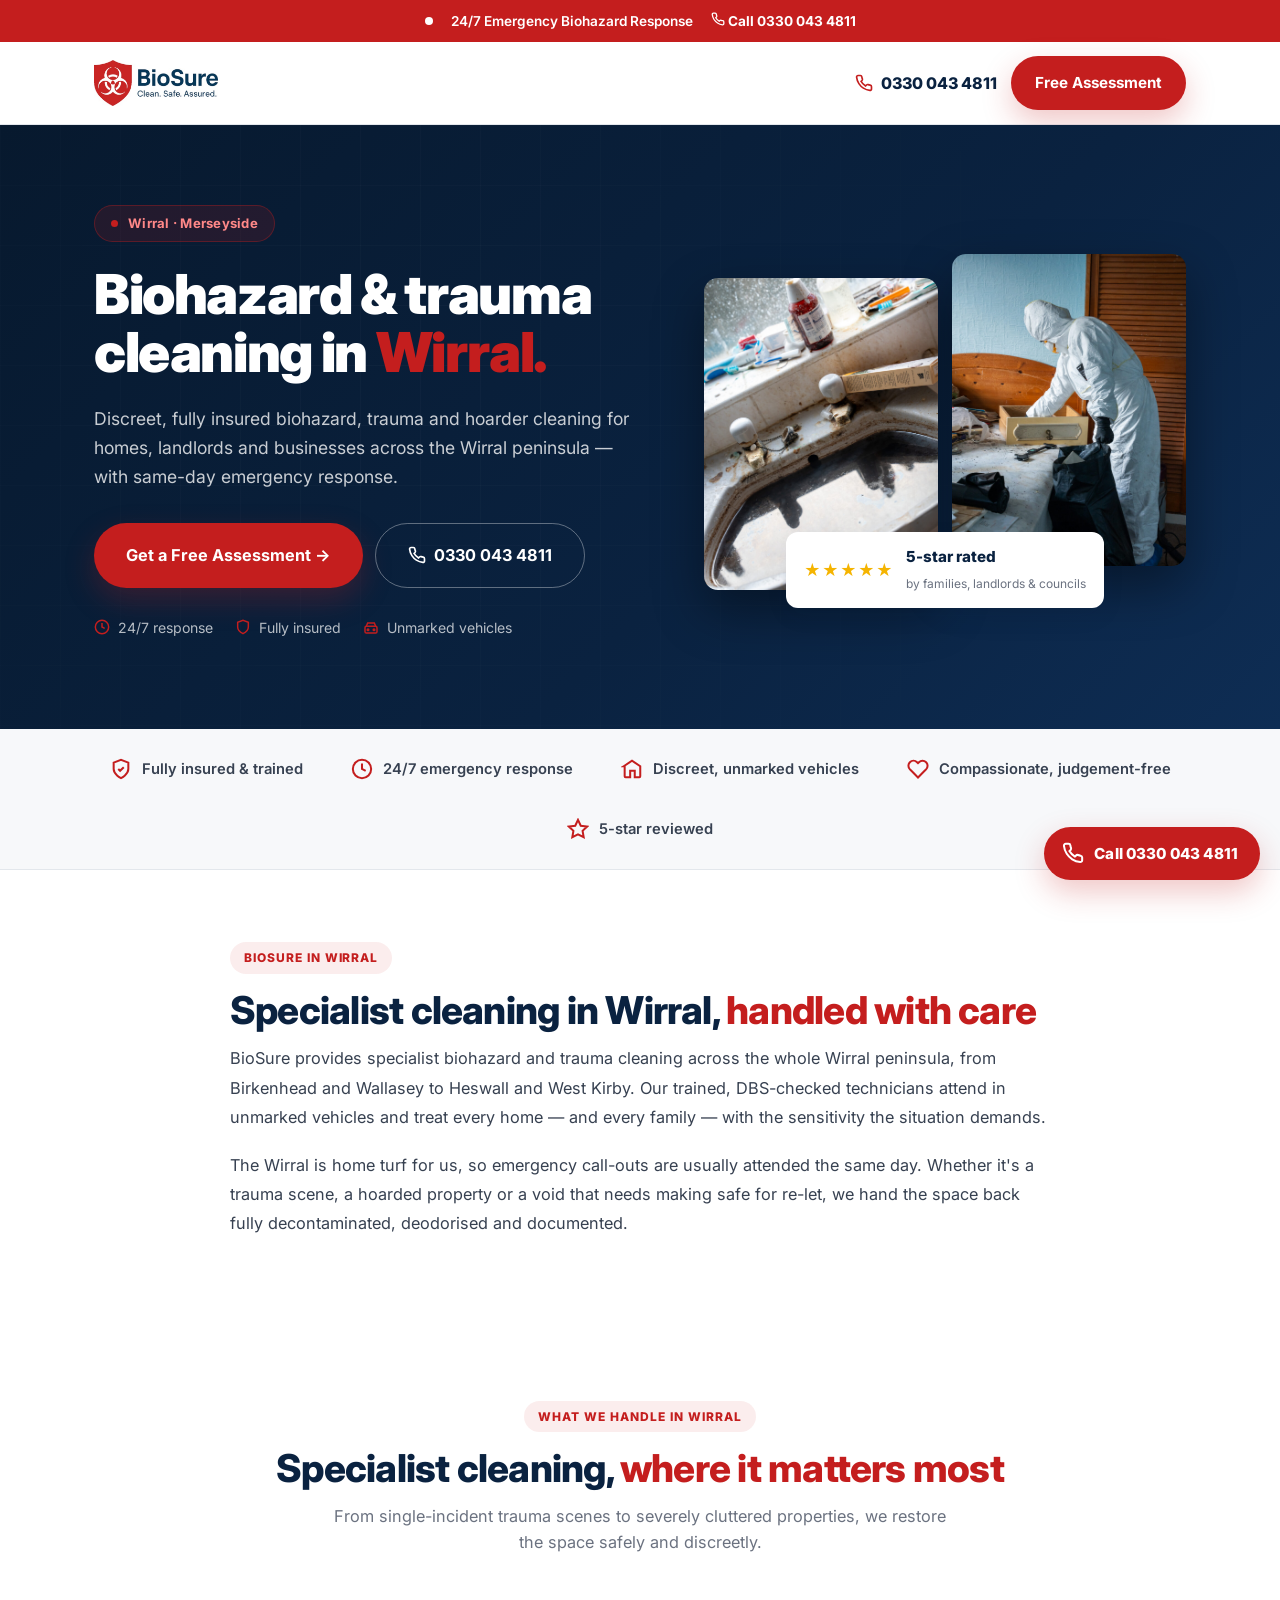
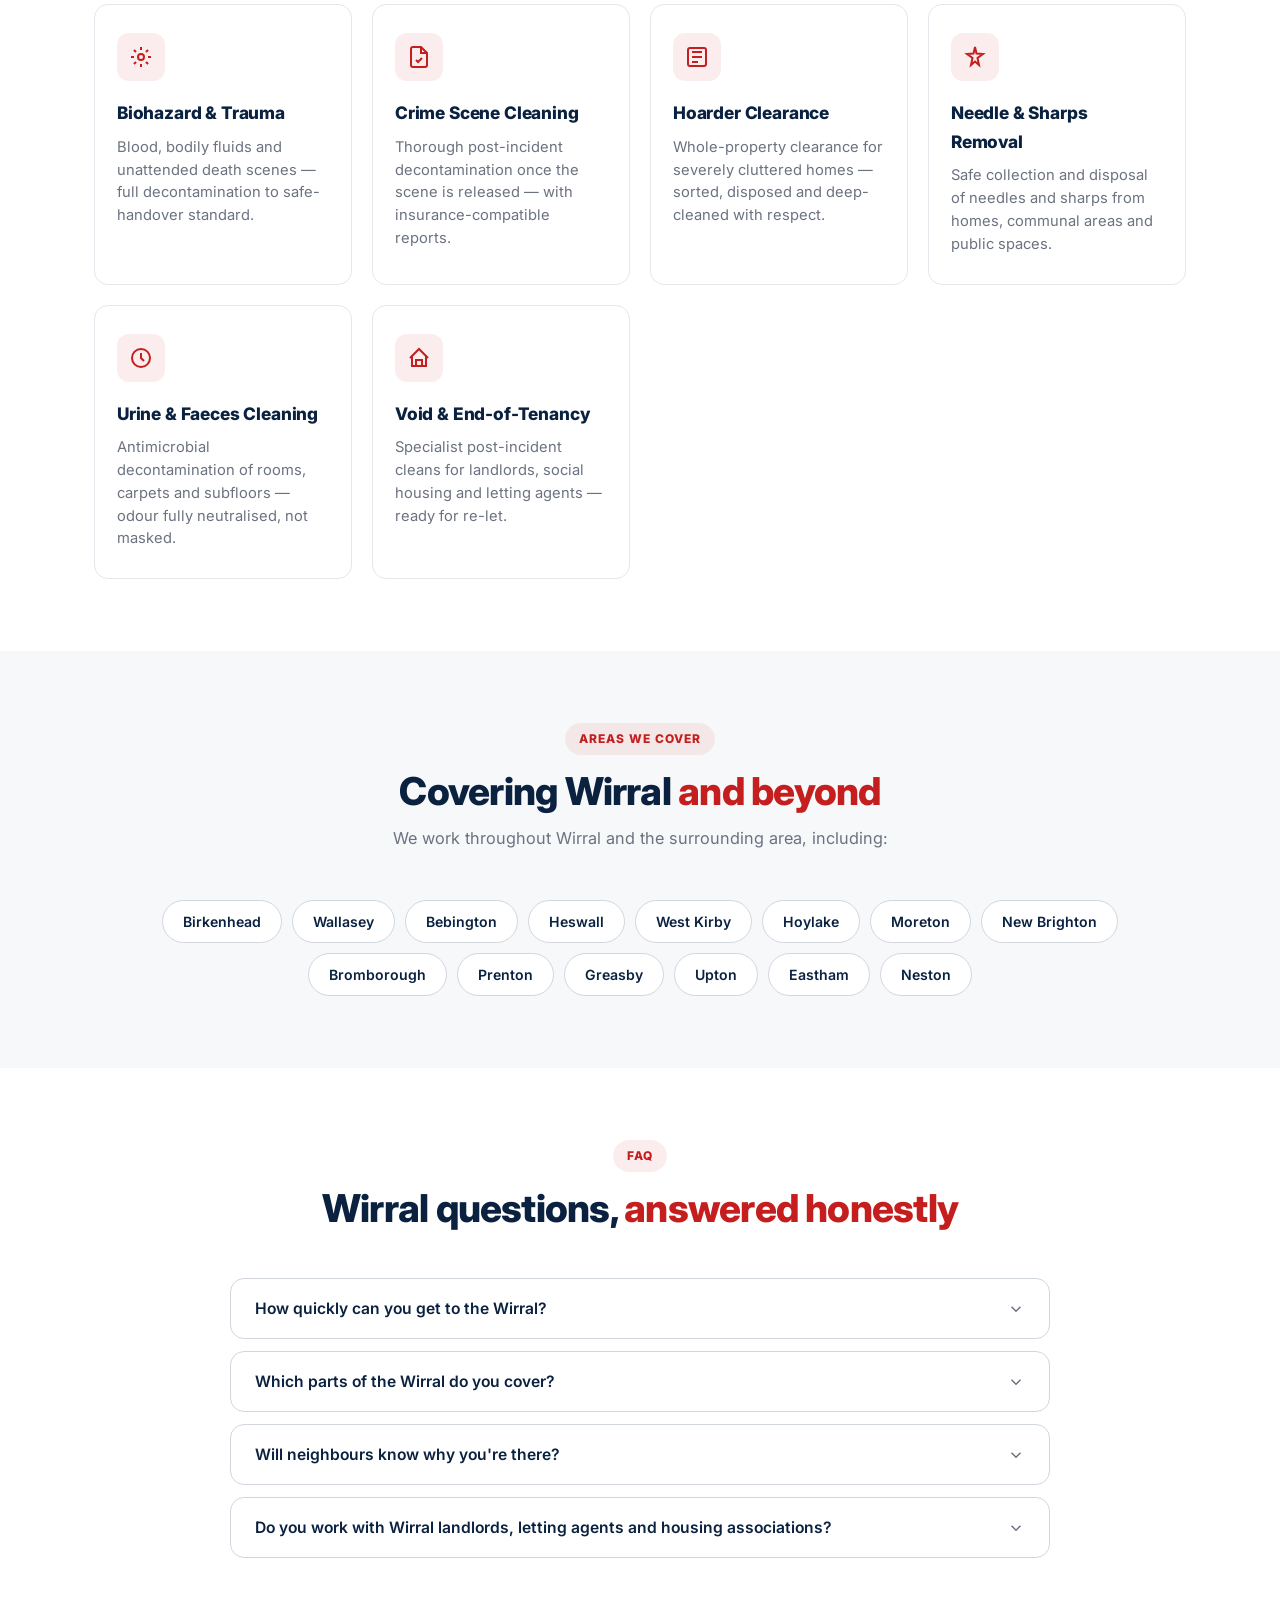
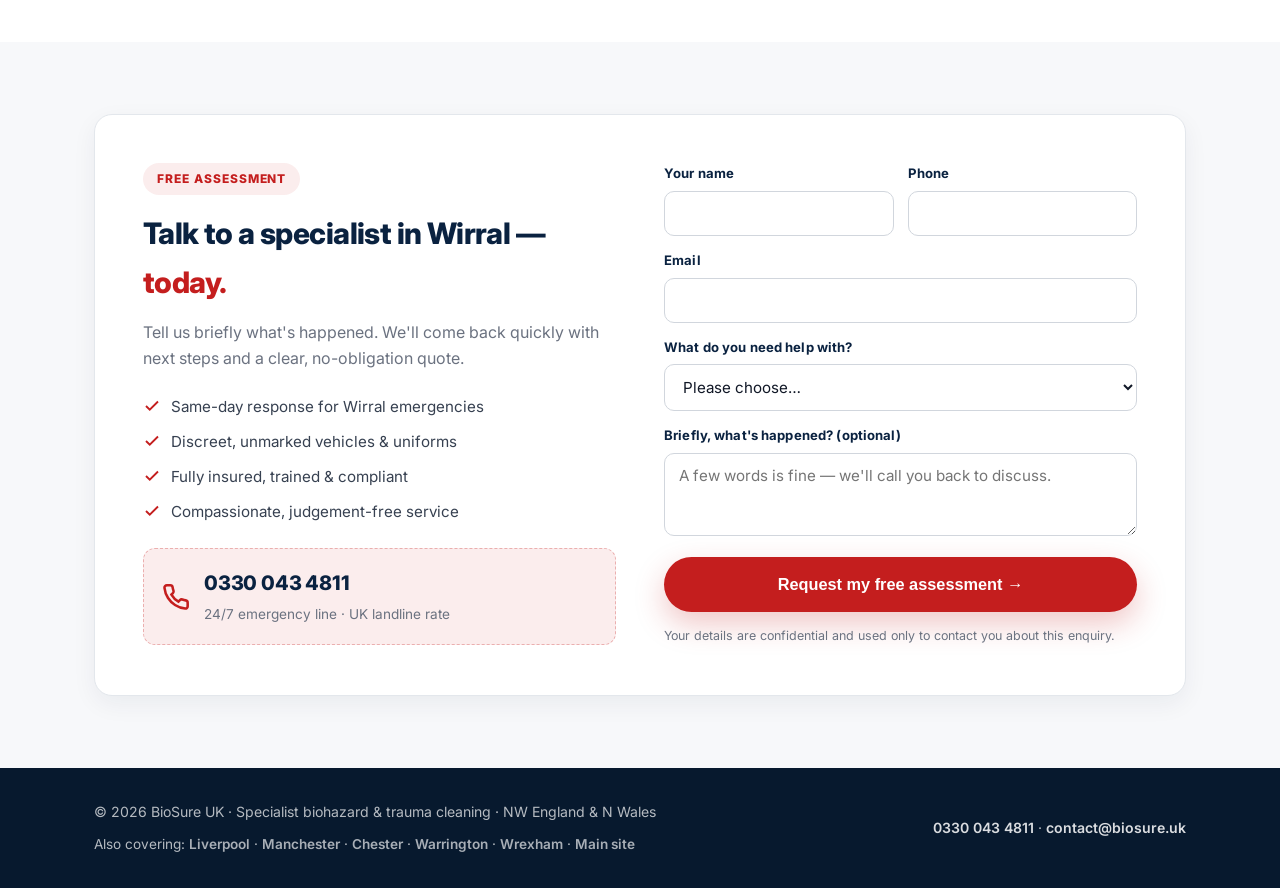
<file: biohazard-cleaning-wirral/index.html>
<!DOCTYPE html>
<html lang="en">
<head>
    <meta charset="UTF-8">
    <meta name="viewport" content="width=device-width, initial-scale=1.0">
    <title>Biohazard & Trauma Cleaning Wirral | 24/7 | BioSure</title>
    <meta name="description" content="Specialist biohazard, trauma, crime scene and hoarder cleaning across the Wirral — Birkenhead, Wallasey, Bebington and beyond. Discreet, insured, 24/7. Call 0330 043 4811.">
    <meta name="theme-color" content="#0A2240">
    <link rel="canonical" href="https://www.biosure.uk/biohazard-cleaning-wirral/">
    <meta property="og:type" content="website">
    <meta property="og:site_name" content="BioSure">
    <meta property="og:title" content="Biohazard & Trauma Cleaning Wirral | 24/7 | BioSure">
    <meta property="og:description" content="Specialist biohazard, trauma, crime scene and hoarder cleaning across the Wirral — Birkenhead, Wallasey, Bebington and beyond. Discreet, insured, 24/7. Call 0330 043 4811.">
    <meta property="og:url" content="https://www.biosure.uk/biohazard-cleaning-wirral/">
    <meta property="og:image" content="https://www.biosure.uk/logo.jpg">
    <meta property="og:locale" content="en_GB">
    <link rel="icon" type="image/jpeg" href="/logo.jpg">
    <link rel="preconnect" href="https://fonts.googleapis.com">
    <link rel="preconnect" href="https://fonts.gstatic.com" crossorigin>
    <link href="https://fonts.googleapis.com/css2?family=Inter:wght@400;500;600;700;800;900&display=swap" rel="stylesheet">
    <link rel="stylesheet" href="/assets/location.css">
    <script type="application/ld+json">{"@context": "https://schema.org", "@type": "LocalBusiness", "name": "BioSure", "description": "Specialist biohazard, trauma, crime scene and hoarder cleaning services in Wirral and across Merseyside.", "telephone": "+443300434811", "email": "contact@biosure.uk", "url": "https://www.biosure.uk/biohazard-cleaning-wirral/", "image": "https://www.biosure.uk/logo.jpg", "areaServed": ["Wirral", "Merseyside", "Birkenhead", "Wallasey", "Bebington", "Heswall", "West Kirby", "Hoylake", "Moreton", "New Brighton", "Bromborough", "Prenton", "Greasby", "Upton", "Eastham", "Neston"], "openingHoursSpecification": {"@type": "OpeningHoursSpecification", "dayOfWeek": ["Monday", "Tuesday", "Wednesday", "Thursday", "Friday", "Saturday", "Sunday"], "opens": "00:00", "closes": "23:59"}, "priceRange": "££"}</script>
    <script type="application/ld+json">{"@context": "https://schema.org", "@type": "BreadcrumbList", "itemListElement": [{"@type": "ListItem", "position": 1, "name": "Home", "item": "https://www.biosure.uk/"}, {"@type": "ListItem", "position": 2, "name": "Biohazard Cleaning Wirral", "item": "https://www.biosure.uk/biohazard-cleaning-wirral/"}]}</script>
    <script type="application/ld+json">{"@context": "https://schema.org", "@type": "FAQPage", "mainEntity": [{"@type": "Question", "name": "How quickly can you get to the Wirral?", "acceptedAnswer": {"@type": "Answer", "text": "The Wirral is at the centre of our coverage area, so for emergencies we can usually attend the same day — often within hours. Our 24/7 line (0330 043 4811) is answered every day of the year."}}, {"@type": "Question", "name": "Which parts of the Wirral do you cover?", "acceptedAnswer": {"@type": "Answer", "text": "All of it — Birkenhead, Wallasey, Bebington, Heswall, West Kirby, Hoylake, Moreton, New Brighton, Bromborough and everywhere in between."}}, {"@type": "Question", "name": "Will neighbours know why you're there?", "acceptedAnswer": {"@type": "Answer", "text": "No. Our vehicles and uniforms are unmarked, and we're briefed on every job about the level of discretion required. Nobody will know why we're there unless you tell them."}}, {"@type": "Question", "name": "Do you work with Wirral landlords, letting agents and housing associations?", "acceptedAnswer": {"@type": "Answer", "text": "Yes — hoarder clearances, void cleans and biohazard incidents for landlords and agents are a big part of our Wirral work. We can invoice insurers directly and provide full duty-of-care paperwork."}}]}</script>
</head>
<body>

<!-- Emergency bar -->
<div class="emergency-bar">
    <div class="container">
        <span class="pulse"></span>
        <span>24/7 Emergency Biohazard Response</span>
        <a href="tel:+443300434811"><svg viewBox="0 0 24 24" fill="none" stroke="currentColor" stroke-width="2.2" width="14" height="14"><path d="M22 16.92v3a2 2 0 0 1-2.18 2 19.79 19.79 0 0 1-8.63-3.07 19.5 19.5 0 0 1-6-6 19.79 19.79 0 0 1-3.07-8.67A2 2 0 0 1 4.11 2h3a2 2 0 0 1 2 1.72c.13.96.37 1.9.72 2.81a2 2 0 0 1-.45 2.11L8.09 9.91a16 16 0 0 0 6 6l1.27-1.27a2 2 0 0 1 2.11-.45c.91.35 1.85.59 2.81.72A2 2 0 0 1 22 16.92z"/></svg> Call 0330 043 4811</a>
    </div>
</div>

<!-- Nav -->
<nav class="nav">
    <div class="container">
        <a href="/" class="logo">
            <img src="/logo.jpg" width="480" height="178" alt="BioSure — Clean. Safe. Assured.">
        </a>
        <div class="nav-cta">
            <a href="tel:+443300434811" class="nav-phone"><svg viewBox="0 0 24 24" fill="none" stroke="currentColor" stroke-width="2.2" width="18" height="18"><path d="M22 16.92v3a2 2 0 0 1-2.18 2 19.79 19.79 0 0 1-8.63-3.07 19.5 19.5 0 0 1-6-6 19.79 19.79 0 0 1-3.07-8.67A2 2 0 0 1 4.11 2h3a2 2 0 0 1 2 1.72c.13.96.37 1.9.72 2.81a2 2 0 0 1-.45 2.11L8.09 9.91a16 16 0 0 0 6 6l1.27-1.27a2 2 0 0 1 2.11-.45c.91.35 1.85.59 2.81.72A2 2 0 0 1 22 16.92z"/></svg> 0330 043 4811</a>
            <a href="#assessment" class="btn btn-primary">Free Assessment</a>
        </div>
    </div>
</nav>

<!-- Hero -->
<section class="hero">
    <div class="container">
        <div>
            <span class="hero-pill"><span class="dot"></span>Wirral &middot; Merseyside</span>
            <h1>Biohazard &amp; trauma cleaning in <span>Wirral.</span></h1>
            <p class="hero-sub">Discreet, fully insured biohazard, trauma and hoarder cleaning for homes, landlords and businesses across the Wirral peninsula — with same-day emergency response.</p>
            <div class="hero-ctas">
                <a href="#assessment" class="btn btn-primary btn-lg">Get a Free Assessment &rarr;</a>
                <a href="tel:+443300434811" class="btn btn-ghost btn-lg"><svg viewBox="0 0 24 24" fill="none" stroke="currentColor" stroke-width="2.2" width="18" height="18"><path d="M22 16.92v3a2 2 0 0 1-2.18 2 19.79 19.79 0 0 1-8.63-3.07 19.5 19.5 0 0 1-6-6 19.79 19.79 0 0 1-3.07-8.67A2 2 0 0 1 4.11 2h3a2 2 0 0 1 2 1.72c.13.96.37 1.9.72 2.81a2 2 0 0 1-.45 2.11L8.09 9.91a16 16 0 0 0 6 6l1.27-1.27a2 2 0 0 1 2.11-.45c.91.35 1.85.59 2.81.72A2 2 0 0 1 22 16.92z"/></svg> 0330 043 4811</a>
            </div>
            <div class="hero-trust">
                <span><svg viewBox="0 0 24 24" fill="none" stroke="currentColor" stroke-width="2.2"><circle cx="12" cy="12" r="10"/><polyline points="12 6 12 12 16 14"/></svg> 24/7 response</span>
                <span><svg viewBox="0 0 24 24" fill="none" stroke="currentColor" stroke-width="2.2"><path d="M12 22s8-4 8-10V5l-8-3-8 3v7c0 6 8 10 8 10z"/></svg> Fully insured</span>
                <span><svg viewBox="0 0 24 24" fill="none" stroke="currentColor" stroke-width="2.2"><rect x="3" y="11" width="18" height="10" rx="2"/><circle cx="7.5" cy="16" r="1.2"/><circle cx="16.5" cy="16" r="1.2"/><path d="M5 11l2-5h10l2 5"/></svg> Unmarked vehicles</span>
            </div>
        </div>
        <div class="hero-visual">
            <img src="/before-clean.jpg" width="1024" height="1536" alt="Property before specialist cleaning in Wirral">
            <img src="/during-clean.jpg" width="1024" height="1536" alt="BioSure technician in full PPE at work">
            <div class="hero-rating">
                <span class="stars">&#9733;&#9733;&#9733;&#9733;&#9733;</span>
                <div class="hero-rating-text">
                    <strong>5-star rated</strong>
                    <small>by families, landlords &amp; councils</small>
                </div>
            </div>
        </div>
    </div>
</section>

<!-- Trust band -->
<div class="trust-band">
    <div class="container">
        <div class="trust-item"><svg viewBox="0 0 24 24" fill="none" stroke="currentColor" stroke-width="2.2"><path d="M12 22s8-4 8-10V5l-8-3-8 3v7c0 6 8 10 8 10z"/><polyline points="9 12 11 14 15 10"/></svg> Fully insured &amp; trained</div>
        <div class="trust-item"><svg viewBox="0 0 24 24" fill="none" stroke="currentColor" stroke-width="2.2"><circle cx="12" cy="12" r="10"/><polyline points="12 6 12 12 16 14"/></svg> 24/7 emergency response</div>
        <div class="trust-item"><svg viewBox="0 0 24 24" fill="none" stroke="currentColor" stroke-width="2.2"><path d="M3 9l9-6 9 6v11a1 1 0 0 1-1 1h-5v-7H10v7H5a1 1 0 0 1-1-1V9z"/></svg> Discreet, unmarked vehicles</div>
        <div class="trust-item"><svg viewBox="0 0 24 24" fill="none" stroke="currentColor" stroke-width="2.2"><path d="M20.84 4.61a5.5 5.5 0 0 0-7.78 0L12 5.67l-1.06-1.06a5.5 5.5 0 0 0-7.78 7.78l1.06 1.06L12 21.23l7.78-7.78 1.06-1.06a5.5 5.5 0 0 0 0-7.78z"/></svg> Compassionate, judgement-free</div>
        <div class="trust-item"><svg viewBox="0 0 24 24" fill="none" stroke="currentColor" stroke-width="2.2"><polygon points="12 2 15 8.5 22 9.3 17 14 18.2 21 12 17.8 5.8 21 7 14 2 9.3 9 8.5 12 2"/></svg> 5-star reviewed</div>
    </div>
</div>

<!-- Intro -->
<section class="intro-section">
    <div class="container">
        <div class="intro-copy">
            <span class="section-label">BioSure in Wirral</span>
            <h2 class="section-title">Specialist cleaning in Wirral, <span>handled with care</span></h2>
            <p>BioSure provides specialist biohazard and trauma cleaning across the whole Wirral peninsula, from Birkenhead and Wallasey to Heswall and West Kirby. Our trained, DBS-checked technicians attend in unmarked vehicles and treat every home — and every family — with the sensitivity the situation demands.</p>
            <p>The Wirral is home turf for us, so emergency call-outs are usually attended the same day. Whether it's a trauma scene, a hoarded property or a void that needs making safe for re-let, we hand the space back fully decontaminated, deodorised and documented.</p>
        </div>
    </div>
</section>

<!-- Services -->
<section class="services">
    <div class="container">
        <div class="head-block text-center">
            <span class="section-label">What we handle in Wirral</span>
            <h2 class="section-title">Specialist cleaning, <span>where it matters most</span></h2>
            <p class="section-sub">From single-incident trauma scenes to severely cluttered properties, we restore the space safely and discreetly.</p>
        </div>
        <div class="service-grid">
            <div class="service-card">
                <div class="service-icon"><svg viewBox="0 0 24 24" fill="none" stroke="currentColor" stroke-width="2"><circle cx="12" cy="12" r="3"/><path d="M12 2v3M12 19v3M4.93 4.93l2.12 2.12M16.95 16.95l2.12 2.12M2 12h3M19 12h3M4.93 19.07l2.12-2.12M16.95 7.05l2.12-2.12"/></svg></div>
                <h3>Biohazard &amp; Trauma</h3>
                <p>Blood, bodily fluids and unattended death scenes — full decontamination to safe-handover standard.</p>
            </div>
            <div class="service-card">
                <div class="service-icon"><svg viewBox="0 0 24 24" fill="none" stroke="currentColor" stroke-width="2"><path d="M14 2H6a2 2 0 0 0-2 2v16a2 2 0 0 0 2 2h12a2 2 0 0 0 2-2V8z"/><polyline points="14 2 14 8 20 8"/><path d="M9 15l2 2 4-4"/></svg></div>
                <h3>Crime Scene Cleaning</h3>
                <p>Thorough post-incident decontamination once the scene is released — with insurance-compatible reports.</p>
            </div>
            <div class="service-card">
                <div class="service-icon"><svg viewBox="0 0 24 24" fill="none" stroke="currentColor" stroke-width="2"><rect x="3" y="3" width="18" height="18" rx="2"/><path d="M7 7h10M7 12h10M7 17h6"/></svg></div>
                <h3>Hoarder Clearance</h3>
                <p>Whole-property clearance for severely cluttered homes — sorted, disposed and deep-cleaned with respect.</p>
            </div>
            <div class="service-card">
                <div class="service-icon"><svg viewBox="0 0 24 24" fill="none" stroke="currentColor" stroke-width="2"><polygon points="12 2 13.5 8.5 20 9 14.5 13 16 20 12 16.5 8 20 9.5 13 4 9 10.5 8.5 12 2"/></svg></div>
                <h3>Needle &amp; Sharps Removal</h3>
                <p>Safe collection and disposal of needles and sharps from homes, communal areas and public spaces.</p>
            </div>
            <div class="service-card">
                <div class="service-icon"><svg viewBox="0 0 24 24" fill="none" stroke="currentColor" stroke-width="2"><circle cx="12" cy="12" r="9"/><path d="M12 7v5l3 3"/></svg></div>
                <h3>Urine &amp; Faeces Cleaning</h3>
                <p>Antimicrobial decontamination of rooms, carpets and subfloors — odour fully neutralised, not masked.</p>
            </div>
            <div class="service-card">
                <div class="service-icon"><svg viewBox="0 0 24 24" fill="none" stroke="currentColor" stroke-width="2"><path d="M3 12l9-9 9 9M5 10v10h14V10"/><path d="M9 20v-6h6v6"/></svg></div>
                <h3>Void &amp; End-of-Tenancy</h3>
                <p>Specialist post-incident cleans for landlords, social housing and letting agents — ready for re-let.</p>
            </div>
        </div>
    </div>
</section>

<!-- Areas -->
<section class="areas-section">
    <div class="container">
        <div class="head-block text-center">
            <span class="section-label">Areas we cover</span>
            <h2 class="section-title">Covering Wirral <span>and beyond</span></h2>
            <p class="section-sub">We work throughout Wirral and the surrounding area, including:</p>
        </div>
        <div class="area-chips">
            <span class="area-chip">Birkenhead</span>
            <span class="area-chip">Wallasey</span>
            <span class="area-chip">Bebington</span>
            <span class="area-chip">Heswall</span>
            <span class="area-chip">West Kirby</span>
            <span class="area-chip">Hoylake</span>
            <span class="area-chip">Moreton</span>
            <span class="area-chip">New Brighton</span>
            <span class="area-chip">Bromborough</span>
            <span class="area-chip">Prenton</span>
            <span class="area-chip">Greasby</span>
            <span class="area-chip">Upton</span>
            <span class="area-chip">Eastham</span>
            <span class="area-chip">Neston</span>
        </div>
    </div>
</section>

<!-- FAQ -->
<section class="faq-section">
    <div class="container">
        <div class="head-block text-center">
            <span class="section-label">FAQ</span>
            <h2 class="section-title">Wirral questions, <span>answered honestly</span></h2>
        </div>
        <div class="faq-list">
            <div class="faq-item">
                <button class="faq-q">How quickly can you get to the Wirral? <svg width="18" height="18" fill="none" stroke="currentColor" stroke-width="2" viewBox="0 0 24 24"><polyline points="6 9 12 15 18 9"/></svg></button>
                <div class="faq-a"><p>The Wirral is at the centre of our coverage area, so for emergencies we can usually attend the same day — often within hours. Our 24/7 line (0330 043 4811) is answered every day of the year.</p></div>
            </div>
            <div class="faq-item">
                <button class="faq-q">Which parts of the Wirral do you cover? <svg width="18" height="18" fill="none" stroke="currentColor" stroke-width="2" viewBox="0 0 24 24"><polyline points="6 9 12 15 18 9"/></svg></button>
                <div class="faq-a"><p>All of it — Birkenhead, Wallasey, Bebington, Heswall, West Kirby, Hoylake, Moreton, New Brighton, Bromborough and everywhere in between.</p></div>
            </div>
            <div class="faq-item">
                <button class="faq-q">Will neighbours know why you're there? <svg width="18" height="18" fill="none" stroke="currentColor" stroke-width="2" viewBox="0 0 24 24"><polyline points="6 9 12 15 18 9"/></svg></button>
                <div class="faq-a"><p>No. Our vehicles and uniforms are unmarked, and we're briefed on every job about the level of discretion required. Nobody will know why we're there unless you tell them.</p></div>
            </div>
            <div class="faq-item">
                <button class="faq-q">Do you work with Wirral landlords, letting agents and housing associations? <svg width="18" height="18" fill="none" stroke="currentColor" stroke-width="2" viewBox="0 0 24 24"><polyline points="6 9 12 15 18 9"/></svg></button>
                <div class="faq-a"><p>Yes — hoarder clearances, void cleans and biohazard incidents for landlords and agents are a big part of our Wirral work. We can invoice insurers directly and provide full duty-of-care paperwork.</p></div>
            </div>
        </div>
    </div>
</section>

<!-- CTA / Form -->
<section class="cta" id="assessment">
    <div class="container">
        <div class="cta-card">
            <div>
                <span class="section-label">Free assessment</span>
                <h2>Talk to a specialist in Wirral — <span>today.</span></h2>
                <p class="lead">Tell us briefly what's happened. We'll come back quickly with next steps and a clear, no-obligation quote.</p>
                <ul class="cta-points">
                    <li><svg viewBox="0 0 24 24" fill="none" stroke="currentColor" stroke-width="2.5"><polyline points="20 6 9 17 4 12"/></svg> Same-day response for Wirral emergencies</li>
                    <li><svg viewBox="0 0 24 24" fill="none" stroke="currentColor" stroke-width="2.5"><polyline points="20 6 9 17 4 12"/></svg> Discreet, unmarked vehicles &amp; uniforms</li>
                    <li><svg viewBox="0 0 24 24" fill="none" stroke="currentColor" stroke-width="2.5"><polyline points="20 6 9 17 4 12"/></svg> Fully insured, trained &amp; compliant</li>
                    <li><svg viewBox="0 0 24 24" fill="none" stroke="currentColor" stroke-width="2.5"><polyline points="20 6 9 17 4 12"/></svg> Compassionate, judgement-free service</li>
                </ul>
                <div class="cta-phone-block">
                    <svg viewBox="0 0 24 24" fill="none" stroke="currentColor" stroke-width="2.2" width="18" height="18"><path d="M22 16.92v3a2 2 0 0 1-2.18 2 19.79 19.79 0 0 1-8.63-3.07 19.5 19.5 0 0 1-6-6 19.79 19.79 0 0 1-3.07-8.67A2 2 0 0 1 4.11 2h3a2 2 0 0 1 2 1.72c.13.96.37 1.9.72 2.81a2 2 0 0 1-.45 2.11L8.09 9.91a16 16 0 0 0 6 6l1.27-1.27a2 2 0 0 1 2.11-.45c.91.35 1.85.59 2.81.72A2 2 0 0 1 22 16.92z"/></svg>
                    <div>
                        <strong>0330 043 4811</strong>
                        <small>24/7 emergency line &middot; UK landline rate</small>
                    </div>
                </div>
            </div>
            <form class="form" action="https://formsubmit.co/contact@biosure.uk" method="POST">
                <input type="hidden" name="_subject" value="New enquiry — BioSure Wirral page">
                <input type="hidden" name="_captcha" value="true">
                <input type="hidden" name="_template" value="table">
                <input type="hidden" name="_next" value="https://www.biosure.uk/thanks.html">
                <input type="text" name="_honey" style="display:none">
                <div class="form-row">
                    <div class="field">
                        <label for="name">Your name</label>
                        <input id="name" name="name" type="text" required autocomplete="name">
                    </div>
                    <div class="field">
                        <label for="phone">Phone</label>
                        <input id="phone" name="phone" type="tel" required autocomplete="tel">
                    </div>
                </div>
                <div class="field">
                    <label for="email">Email</label>
                    <input id="email" name="email" type="email" autocomplete="email">
                </div>
                <div class="field">
                    <label for="service">What do you need help with?</label>
                    <select id="service" name="service" required>
                        <option value="">Please choose&hellip;</option>
                        <option>Biohazard / trauma scene</option>
                        <option>Crime scene cleaning</option>
                        <option>Hoarder property clearance</option>
                        <option>Needle &amp; sharps removal</option>
                        <option>Urine &amp; faeces cleaning</option>
                        <option>Void / end-of-tenancy clean</option>
                        <option>Something else</option>
                    </select>
                </div>
                <div class="field">
                    <label for="details">Briefly, what's happened? (optional)</label>
                    <textarea id="details" name="details" rows="3" placeholder="A few words is fine — we'll call you back to discuss."></textarea>
                </div>
                <button type="submit" class="btn btn-primary btn-lg">Request my free assessment &rarr;</button>
                <p class="form-foot">Your details are confidential and used only to contact you about this enquiry.</p>
            </form>
        </div>
    </div>
</section>

<!-- Footer -->
<footer>
    <div class="container">
        <div>
            &copy; <span id="yr"></span> BioSure UK &middot; Specialist biohazard &amp; trauma cleaning &middot; NW England &amp; N Wales
            <div class="location-footer-links">Also covering: <a href="/biohazard-cleaning-liverpool/">Liverpool</a> &middot; <a href="/biohazard-cleaning-manchester/">Manchester</a> &middot; <a href="/biohazard-cleaning-chester/">Chester</a> &middot; <a href="/biohazard-cleaning-warrington/">Warrington</a> &middot; <a href="/biohazard-cleaning-wrexham/">Wrexham</a> &middot; <a href="/">Main site</a></div>
        </div>
        <div>
            <a href="tel:+443300434811">0330 043 4811</a> &middot;
            <a href="mailto:contact@biosure.uk">contact@biosure.uk</a>
        </div>
    </div>
</footer>

<a href="tel:+443300434811" class="float-call" aria-label="Call BioSure on 0330 043 4811">
    <svg viewBox="0 0 24 24" fill="none" stroke="currentColor" stroke-width="2.2" width="18" height="18"><path d="M22 16.92v3a2 2 0 0 1-2.18 2 19.79 19.79 0 0 1-8.63-3.07 19.5 19.5 0 0 1-6-6 19.79 19.79 0 0 1-3.07-8.67A2 2 0 0 1 4.11 2h3a2 2 0 0 1 2 1.72c.13.96.37 1.9.72 2.81a2 2 0 0 1-.45 2.11L8.09 9.91a16 16 0 0 0 6 6l1.27-1.27a2 2 0 0 1 2.11-.45c.91.35 1.85.59 2.81.72A2 2 0 0 1 22 16.92z"/></svg>
    <span class="label">Call 0330 043 4811</span>
</a>

<script>
document.getElementById('yr').textContent = new Date().getFullYear();
document.querySelectorAll('.faq-q').forEach(function(btn) {
    btn.setAttribute('aria-expanded', 'false');
    btn.addEventListener('click', function() {
        var item = this.closest('.faq-item');
        var wasOpen = item.classList.contains('open');
        document.querySelectorAll('.faq-item.open').forEach(function(i) {
            i.classList.remove('open');
            i.querySelector('.faq-q').setAttribute('aria-expanded', 'false');
        });
        if (!wasOpen) {
            item.classList.add('open');
            this.setAttribute('aria-expanded', 'true');
        }
    });
});
</script>

</body>
</html>
</file>
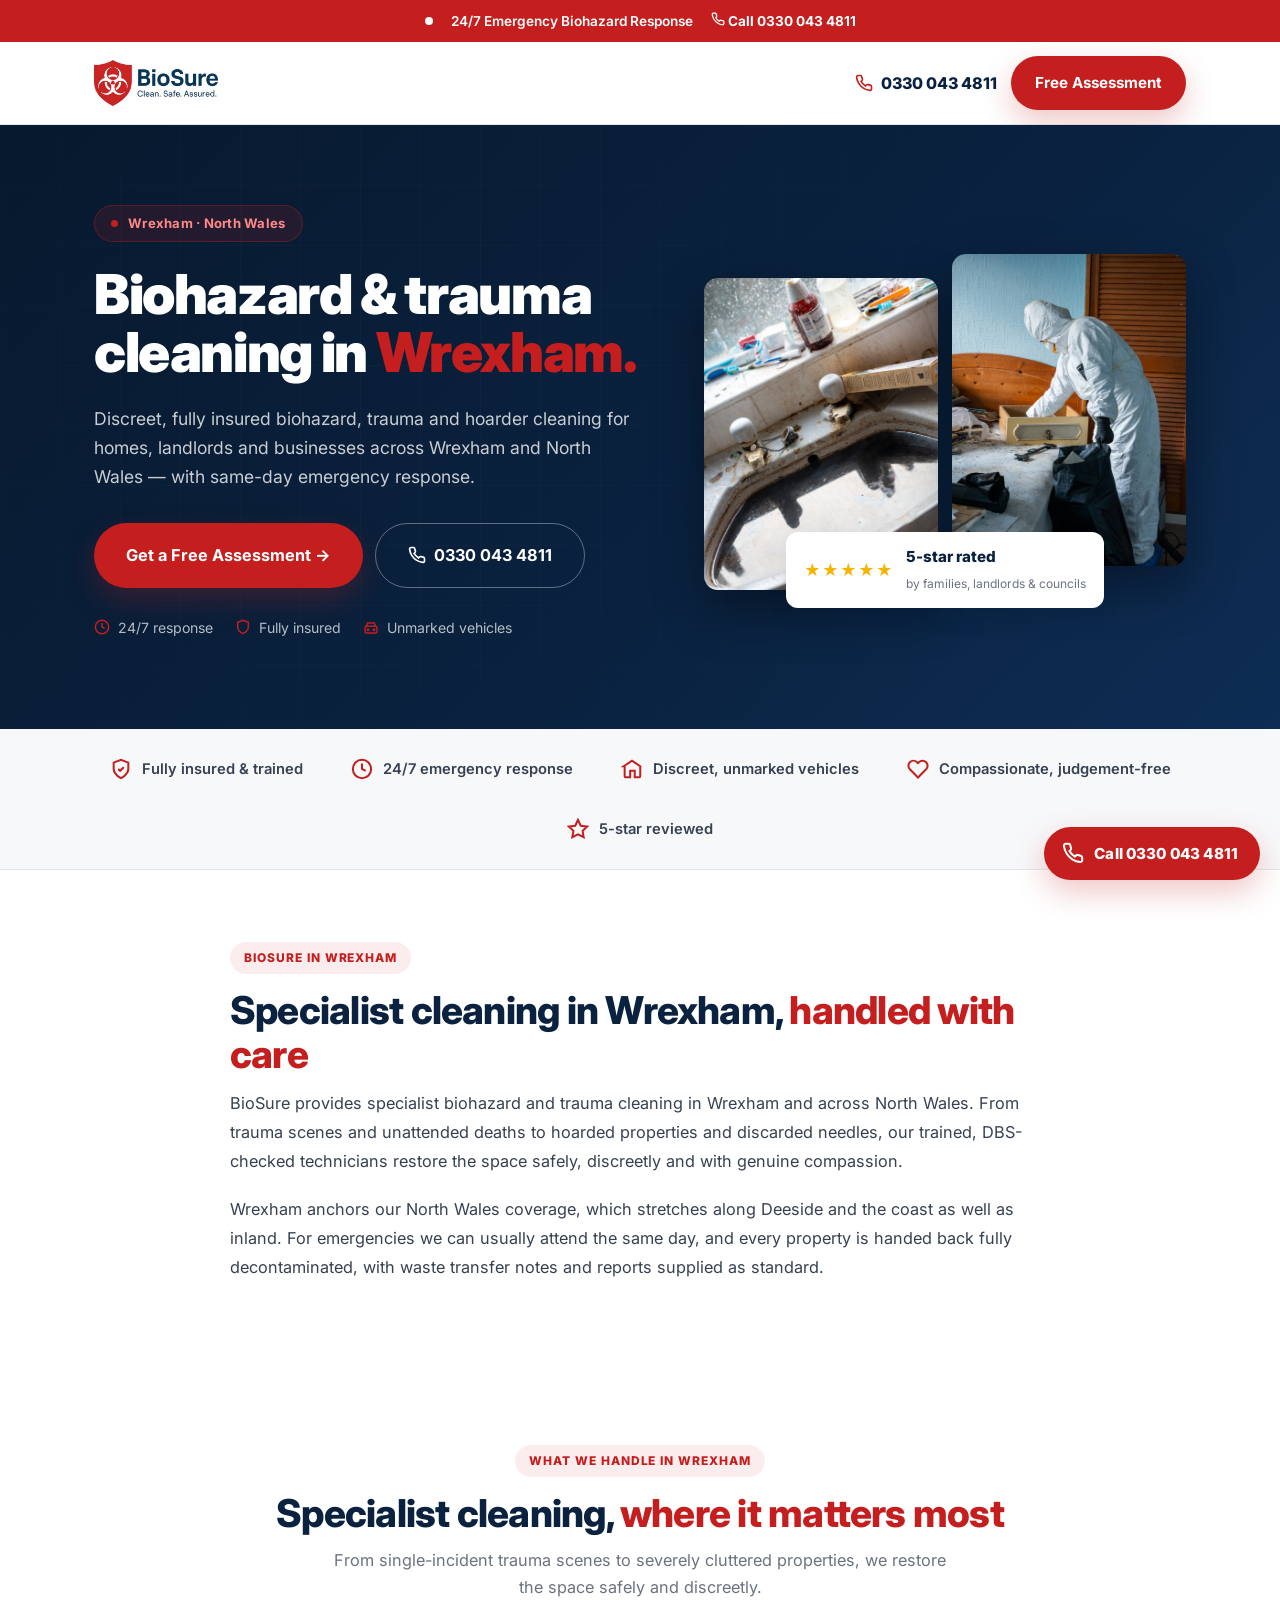
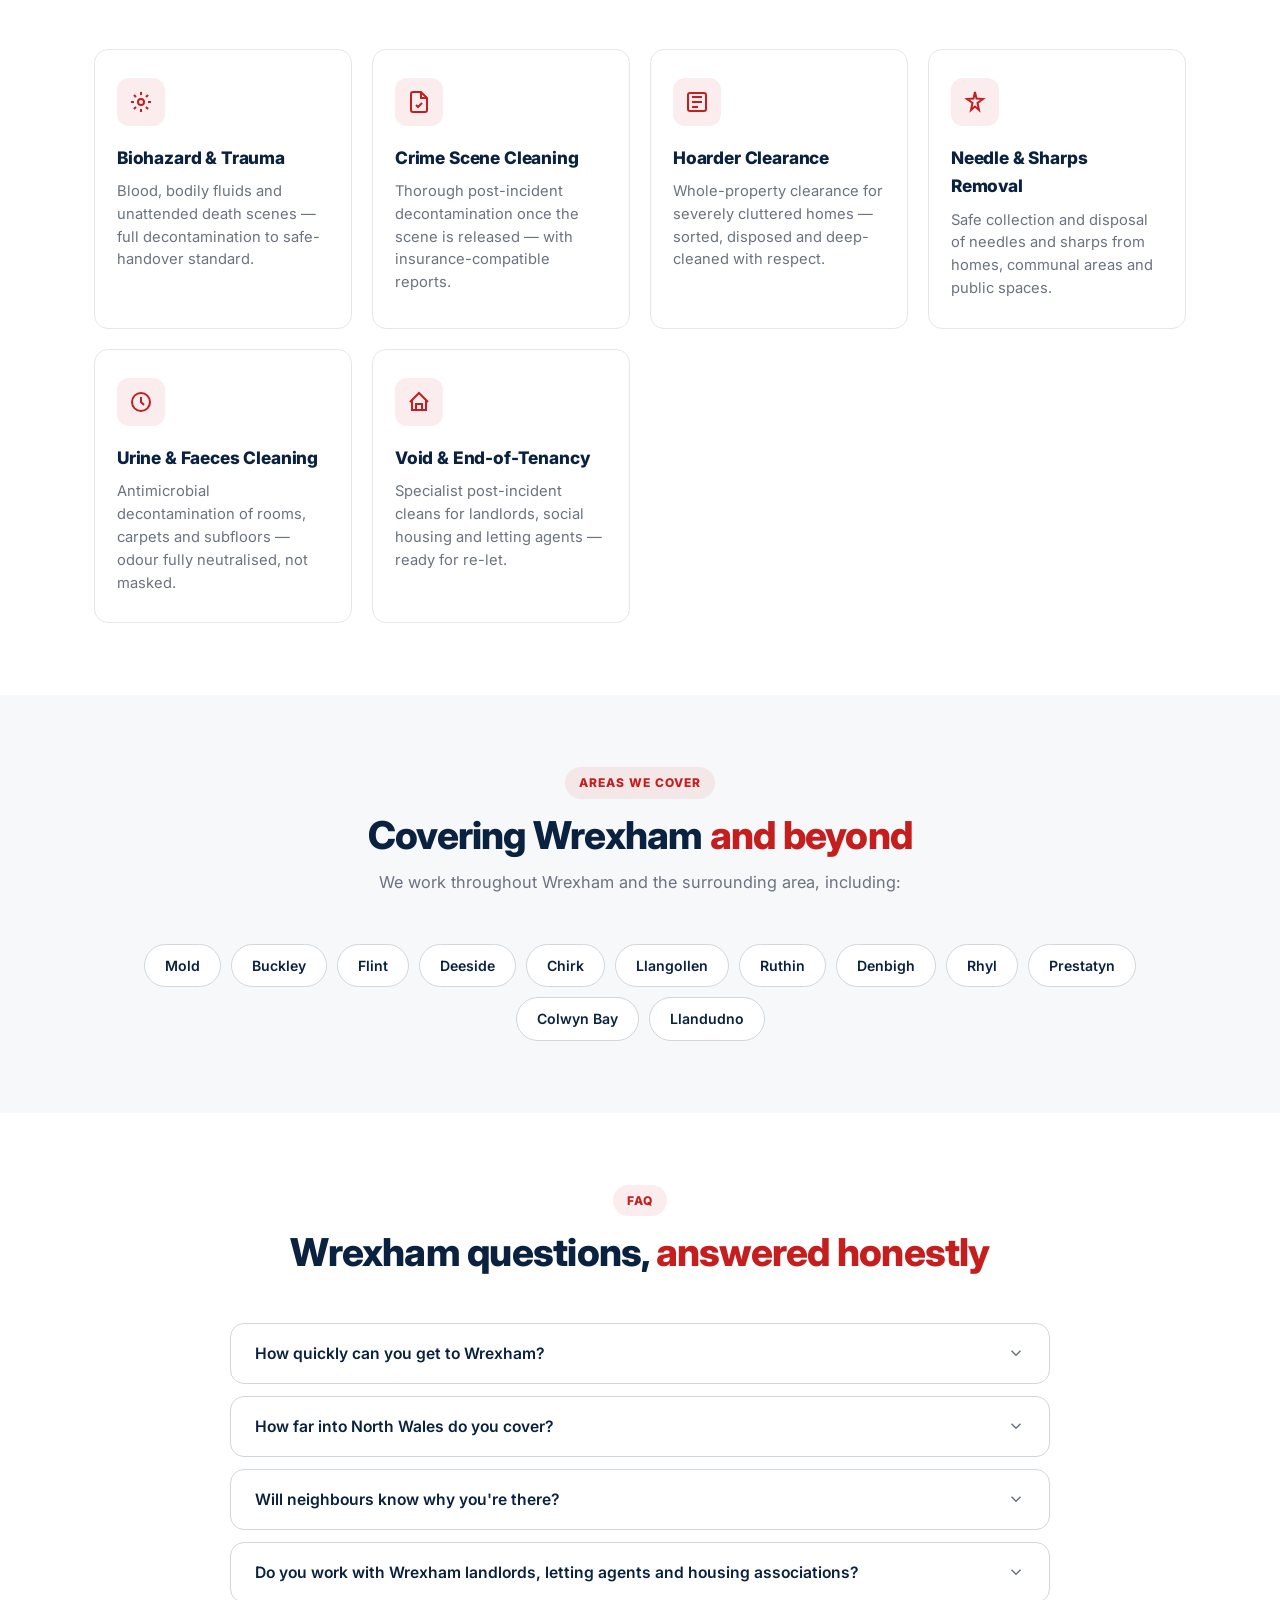
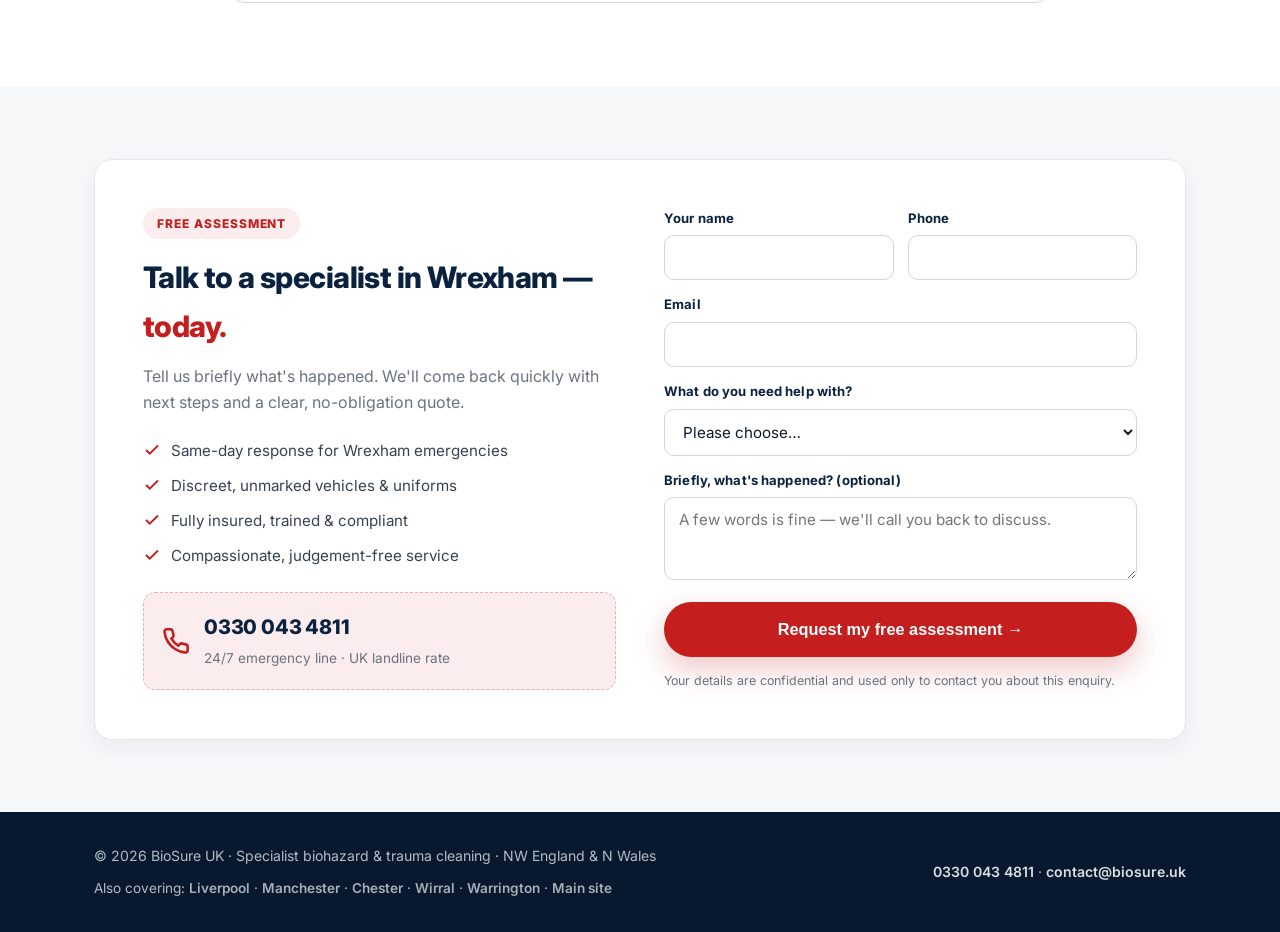
<file: biohazard-cleaning-wrexham/index.html>
<!DOCTYPE html>
<html lang="en">
<head>
    <meta charset="UTF-8">
    <meta name="viewport" content="width=device-width, initial-scale=1.0">
    <title>Biohazard & Trauma Cleaning Wrexham & North Wales | BioSure</title>
    <meta name="description" content="Specialist biohazard, trauma, crime scene and hoarder cleaning in Wrexham and across North Wales. Discreet, fully insured, 24/7 emergency response. Call 0330 043 4811.">
    <meta name="theme-color" content="#0A2240">
    <link rel="canonical" href="https://www.biosure.uk/biohazard-cleaning-wrexham/">
    <meta property="og:type" content="website">
    <meta property="og:site_name" content="BioSure">
    <meta property="og:title" content="Biohazard & Trauma Cleaning Wrexham & North Wales | BioSure">
    <meta property="og:description" content="Specialist biohazard, trauma, crime scene and hoarder cleaning in Wrexham and across North Wales. Discreet, fully insured, 24/7 emergency response. Call 0330 043 4811.">
    <meta property="og:url" content="https://www.biosure.uk/biohazard-cleaning-wrexham/">
    <meta property="og:image" content="https://www.biosure.uk/logo.jpg">
    <meta property="og:locale" content="en_GB">
    <link rel="icon" type="image/jpeg" href="/logo.jpg">
    <link rel="preconnect" href="https://fonts.googleapis.com">
    <link rel="preconnect" href="https://fonts.gstatic.com" crossorigin>
    <link href="https://fonts.googleapis.com/css2?family=Inter:wght@400;500;600;700;800;900&display=swap" rel="stylesheet">
    <link rel="stylesheet" href="/assets/location.css">
    <script type="application/ld+json">{"@context": "https://schema.org", "@type": "LocalBusiness", "name": "BioSure", "description": "Specialist biohazard, trauma, crime scene and hoarder cleaning services in Wrexham and across North Wales.", "telephone": "+443300434811", "email": "contact@biosure.uk", "url": "https://www.biosure.uk/biohazard-cleaning-wrexham/", "image": "https://www.biosure.uk/logo.jpg", "areaServed": ["Wrexham", "North Wales", "Mold", "Buckley", "Flint", "Deeside", "Chirk", "Llangollen", "Ruthin", "Denbigh", "Rhyl", "Prestatyn", "Colwyn Bay", "Llandudno"], "openingHoursSpecification": {"@type": "OpeningHoursSpecification", "dayOfWeek": ["Monday", "Tuesday", "Wednesday", "Thursday", "Friday", "Saturday", "Sunday"], "opens": "00:00", "closes": "23:59"}, "priceRange": "££"}</script>
    <script type="application/ld+json">{"@context": "https://schema.org", "@type": "BreadcrumbList", "itemListElement": [{"@type": "ListItem", "position": 1, "name": "Home", "item": "https://www.biosure.uk/"}, {"@type": "ListItem", "position": 2, "name": "Biohazard Cleaning Wrexham", "item": "https://www.biosure.uk/biohazard-cleaning-wrexham/"}]}</script>
    <script type="application/ld+json">{"@context": "https://schema.org", "@type": "FAQPage", "mainEntity": [{"@type": "Question", "name": "How quickly can you get to Wrexham?", "acceptedAnswer": {"@type": "Answer", "text": "For emergencies we can usually attend the same day. Our 24/7 line (0330 043 4811) is answered every day of the year, including bank holidays."}}, {"@type": "Question", "name": "How far into North Wales do you cover?", "acceptedAnswer": {"@type": "Answer", "text": "Our regular North Wales patch runs from Wrexham and Deeside along the coast through Rhyl and Colwyn Bay to Llandudno, and inland to Mold, Ruthin and Denbigh. If you're unsure, just call — if we can get to you, we will."}}, {"@type": "Question", "name": "Will neighbours know why you're there?", "acceptedAnswer": {"@type": "Answer", "text": "No. Our vehicles and uniforms are unmarked, and we're briefed on every job about the level of discretion required. Nobody will know why we're there unless you tell them."}}, {"@type": "Question", "name": "Do you work with Wrexham landlords, letting agents and housing associations?", "acceptedAnswer": {"@type": "Answer", "text": "Yes. We handle hoarder clearances, void property cleans and biohazard incidents for landlords and agents across Wrexham and North Wales, with insurer-direct invoicing and full duty-of-care paperwork."}}]}</script>
</head>
<body>

<!-- Emergency bar -->
<div class="emergency-bar">
    <div class="container">
        <span class="pulse"></span>
        <span>24/7 Emergency Biohazard Response</span>
        <a href="tel:+443300434811"><svg viewBox="0 0 24 24" fill="none" stroke="currentColor" stroke-width="2.2" width="14" height="14"><path d="M22 16.92v3a2 2 0 0 1-2.18 2 19.79 19.79 0 0 1-8.63-3.07 19.5 19.5 0 0 1-6-6 19.79 19.79 0 0 1-3.07-8.67A2 2 0 0 1 4.11 2h3a2 2 0 0 1 2 1.72c.13.96.37 1.9.72 2.81a2 2 0 0 1-.45 2.11L8.09 9.91a16 16 0 0 0 6 6l1.27-1.27a2 2 0 0 1 2.11-.45c.91.35 1.85.59 2.81.72A2 2 0 0 1 22 16.92z"/></svg> Call 0330 043 4811</a>
    </div>
</div>

<!-- Nav -->
<nav class="nav">
    <div class="container">
        <a href="/" class="logo">
            <img src="/logo.jpg" width="480" height="178" alt="BioSure — Clean. Safe. Assured.">
        </a>
        <div class="nav-cta">
            <a href="tel:+443300434811" class="nav-phone"><svg viewBox="0 0 24 24" fill="none" stroke="currentColor" stroke-width="2.2" width="18" height="18"><path d="M22 16.92v3a2 2 0 0 1-2.18 2 19.79 19.79 0 0 1-8.63-3.07 19.5 19.5 0 0 1-6-6 19.79 19.79 0 0 1-3.07-8.67A2 2 0 0 1 4.11 2h3a2 2 0 0 1 2 1.72c.13.96.37 1.9.72 2.81a2 2 0 0 1-.45 2.11L8.09 9.91a16 16 0 0 0 6 6l1.27-1.27a2 2 0 0 1 2.11-.45c.91.35 1.85.59 2.81.72A2 2 0 0 1 22 16.92z"/></svg> 0330 043 4811</a>
            <a href="#assessment" class="btn btn-primary">Free Assessment</a>
        </div>
    </div>
</nav>

<!-- Hero -->
<section class="hero">
    <div class="container">
        <div>
            <span class="hero-pill"><span class="dot"></span>Wrexham &middot; North Wales</span>
            <h1>Biohazard &amp; trauma cleaning in <span>Wrexham.</span></h1>
            <p class="hero-sub">Discreet, fully insured biohazard, trauma and hoarder cleaning for homes, landlords and businesses across Wrexham and North Wales — with same-day emergency response.</p>
            <div class="hero-ctas">
                <a href="#assessment" class="btn btn-primary btn-lg">Get a Free Assessment &rarr;</a>
                <a href="tel:+443300434811" class="btn btn-ghost btn-lg"><svg viewBox="0 0 24 24" fill="none" stroke="currentColor" stroke-width="2.2" width="18" height="18"><path d="M22 16.92v3a2 2 0 0 1-2.18 2 19.79 19.79 0 0 1-8.63-3.07 19.5 19.5 0 0 1-6-6 19.79 19.79 0 0 1-3.07-8.67A2 2 0 0 1 4.11 2h3a2 2 0 0 1 2 1.72c.13.96.37 1.9.72 2.81a2 2 0 0 1-.45 2.11L8.09 9.91a16 16 0 0 0 6 6l1.27-1.27a2 2 0 0 1 2.11-.45c.91.35 1.85.59 2.81.72A2 2 0 0 1 22 16.92z"/></svg> 0330 043 4811</a>
            </div>
            <div class="hero-trust">
                <span><svg viewBox="0 0 24 24" fill="none" stroke="currentColor" stroke-width="2.2"><circle cx="12" cy="12" r="10"/><polyline points="12 6 12 12 16 14"/></svg> 24/7 response</span>
                <span><svg viewBox="0 0 24 24" fill="none" stroke="currentColor" stroke-width="2.2"><path d="M12 22s8-4 8-10V5l-8-3-8 3v7c0 6 8 10 8 10z"/></svg> Fully insured</span>
                <span><svg viewBox="0 0 24 24" fill="none" stroke="currentColor" stroke-width="2.2"><rect x="3" y="11" width="18" height="10" rx="2"/><circle cx="7.5" cy="16" r="1.2"/><circle cx="16.5" cy="16" r="1.2"/><path d="M5 11l2-5h10l2 5"/></svg> Unmarked vehicles</span>
            </div>
        </div>
        <div class="hero-visual">
            <img src="/before-clean.jpg" width="1024" height="1536" alt="Property before specialist cleaning in Wrexham">
            <img src="/during-clean.jpg" width="1024" height="1536" alt="BioSure technician in full PPE at work">
            <div class="hero-rating">
                <span class="stars">&#9733;&#9733;&#9733;&#9733;&#9733;</span>
                <div class="hero-rating-text">
                    <strong>5-star rated</strong>
                    <small>by families, landlords &amp; councils</small>
                </div>
            </div>
        </div>
    </div>
</section>

<!-- Trust band -->
<div class="trust-band">
    <div class="container">
        <div class="trust-item"><svg viewBox="0 0 24 24" fill="none" stroke="currentColor" stroke-width="2.2"><path d="M12 22s8-4 8-10V5l-8-3-8 3v7c0 6 8 10 8 10z"/><polyline points="9 12 11 14 15 10"/></svg> Fully insured &amp; trained</div>
        <div class="trust-item"><svg viewBox="0 0 24 24" fill="none" stroke="currentColor" stroke-width="2.2"><circle cx="12" cy="12" r="10"/><polyline points="12 6 12 12 16 14"/></svg> 24/7 emergency response</div>
        <div class="trust-item"><svg viewBox="0 0 24 24" fill="none" stroke="currentColor" stroke-width="2.2"><path d="M3 9l9-6 9 6v11a1 1 0 0 1-1 1h-5v-7H10v7H5a1 1 0 0 1-1-1V9z"/></svg> Discreet, unmarked vehicles</div>
        <div class="trust-item"><svg viewBox="0 0 24 24" fill="none" stroke="currentColor" stroke-width="2.2"><path d="M20.84 4.61a5.5 5.5 0 0 0-7.78 0L12 5.67l-1.06-1.06a5.5 5.5 0 0 0-7.78 7.78l1.06 1.06L12 21.23l7.78-7.78 1.06-1.06a5.5 5.5 0 0 0 0-7.78z"/></svg> Compassionate, judgement-free</div>
        <div class="trust-item"><svg viewBox="0 0 24 24" fill="none" stroke="currentColor" stroke-width="2.2"><polygon points="12 2 15 8.5 22 9.3 17 14 18.2 21 12 17.8 5.8 21 7 14 2 9.3 9 8.5 12 2"/></svg> 5-star reviewed</div>
    </div>
</div>

<!-- Intro -->
<section class="intro-section">
    <div class="container">
        <div class="intro-copy">
            <span class="section-label">BioSure in Wrexham</span>
            <h2 class="section-title">Specialist cleaning in Wrexham, <span>handled with care</span></h2>
            <p>BioSure provides specialist biohazard and trauma cleaning in Wrexham and across North Wales. From trauma scenes and unattended deaths to hoarded properties and discarded needles, our trained, DBS-checked technicians restore the space safely, discreetly and with genuine compassion.</p>
            <p>Wrexham anchors our North Wales coverage, which stretches along Deeside and the coast as well as inland. For emergencies we can usually attend the same day, and every property is handed back fully decontaminated, with waste transfer notes and reports supplied as standard.</p>
        </div>
    </div>
</section>

<!-- Services -->
<section class="services">
    <div class="container">
        <div class="head-block text-center">
            <span class="section-label">What we handle in Wrexham</span>
            <h2 class="section-title">Specialist cleaning, <span>where it matters most</span></h2>
            <p class="section-sub">From single-incident trauma scenes to severely cluttered properties, we restore the space safely and discreetly.</p>
        </div>
        <div class="service-grid">
            <div class="service-card">
                <div class="service-icon"><svg viewBox="0 0 24 24" fill="none" stroke="currentColor" stroke-width="2"><circle cx="12" cy="12" r="3"/><path d="M12 2v3M12 19v3M4.93 4.93l2.12 2.12M16.95 16.95l2.12 2.12M2 12h3M19 12h3M4.93 19.07l2.12-2.12M16.95 7.05l2.12-2.12"/></svg></div>
                <h3>Biohazard &amp; Trauma</h3>
                <p>Blood, bodily fluids and unattended death scenes — full decontamination to safe-handover standard.</p>
            </div>
            <div class="service-card">
                <div class="service-icon"><svg viewBox="0 0 24 24" fill="none" stroke="currentColor" stroke-width="2"><path d="M14 2H6a2 2 0 0 0-2 2v16a2 2 0 0 0 2 2h12a2 2 0 0 0 2-2V8z"/><polyline points="14 2 14 8 20 8"/><path d="M9 15l2 2 4-4"/></svg></div>
                <h3>Crime Scene Cleaning</h3>
                <p>Thorough post-incident decontamination once the scene is released — with insurance-compatible reports.</p>
            </div>
            <div class="service-card">
                <div class="service-icon"><svg viewBox="0 0 24 24" fill="none" stroke="currentColor" stroke-width="2"><rect x="3" y="3" width="18" height="18" rx="2"/><path d="M7 7h10M7 12h10M7 17h6"/></svg></div>
                <h3>Hoarder Clearance</h3>
                <p>Whole-property clearance for severely cluttered homes — sorted, disposed and deep-cleaned with respect.</p>
            </div>
            <div class="service-card">
                <div class="service-icon"><svg viewBox="0 0 24 24" fill="none" stroke="currentColor" stroke-width="2"><polygon points="12 2 13.5 8.5 20 9 14.5 13 16 20 12 16.5 8 20 9.5 13 4 9 10.5 8.5 12 2"/></svg></div>
                <h3>Needle &amp; Sharps Removal</h3>
                <p>Safe collection and disposal of needles and sharps from homes, communal areas and public spaces.</p>
            </div>
            <div class="service-card">
                <div class="service-icon"><svg viewBox="0 0 24 24" fill="none" stroke="currentColor" stroke-width="2"><circle cx="12" cy="12" r="9"/><path d="M12 7v5l3 3"/></svg></div>
                <h3>Urine &amp; Faeces Cleaning</h3>
                <p>Antimicrobial decontamination of rooms, carpets and subfloors — odour fully neutralised, not masked.</p>
            </div>
            <div class="service-card">
                <div class="service-icon"><svg viewBox="0 0 24 24" fill="none" stroke="currentColor" stroke-width="2"><path d="M3 12l9-9 9 9M5 10v10h14V10"/><path d="M9 20v-6h6v6"/></svg></div>
                <h3>Void &amp; End-of-Tenancy</h3>
                <p>Specialist post-incident cleans for landlords, social housing and letting agents — ready for re-let.</p>
            </div>
        </div>
    </div>
</section>

<!-- Areas -->
<section class="areas-section">
    <div class="container">
        <div class="head-block text-center">
            <span class="section-label">Areas we cover</span>
            <h2 class="section-title">Covering Wrexham <span>and beyond</span></h2>
            <p class="section-sub">We work throughout Wrexham and the surrounding area, including:</p>
        </div>
        <div class="area-chips">
            <span class="area-chip">Mold</span>
            <span class="area-chip">Buckley</span>
            <span class="area-chip">Flint</span>
            <span class="area-chip">Deeside</span>
            <span class="area-chip">Chirk</span>
            <span class="area-chip">Llangollen</span>
            <span class="area-chip">Ruthin</span>
            <span class="area-chip">Denbigh</span>
            <span class="area-chip">Rhyl</span>
            <span class="area-chip">Prestatyn</span>
            <span class="area-chip">Colwyn Bay</span>
            <span class="area-chip">Llandudno</span>
        </div>
    </div>
</section>

<!-- FAQ -->
<section class="faq-section">
    <div class="container">
        <div class="head-block text-center">
            <span class="section-label">FAQ</span>
            <h2 class="section-title">Wrexham questions, <span>answered honestly</span></h2>
        </div>
        <div class="faq-list">
            <div class="faq-item">
                <button class="faq-q">How quickly can you get to Wrexham? <svg width="18" height="18" fill="none" stroke="currentColor" stroke-width="2" viewBox="0 0 24 24"><polyline points="6 9 12 15 18 9"/></svg></button>
                <div class="faq-a"><p>For emergencies we can usually attend the same day. Our 24/7 line (0330 043 4811) is answered every day of the year, including bank holidays.</p></div>
            </div>
            <div class="faq-item">
                <button class="faq-q">How far into North Wales do you cover? <svg width="18" height="18" fill="none" stroke="currentColor" stroke-width="2" viewBox="0 0 24 24"><polyline points="6 9 12 15 18 9"/></svg></button>
                <div class="faq-a"><p>Our regular North Wales patch runs from Wrexham and Deeside along the coast through Rhyl and Colwyn Bay to Llandudno, and inland to Mold, Ruthin and Denbigh. If you're unsure, just call — if we can get to you, we will.</p></div>
            </div>
            <div class="faq-item">
                <button class="faq-q">Will neighbours know why you're there? <svg width="18" height="18" fill="none" stroke="currentColor" stroke-width="2" viewBox="0 0 24 24"><polyline points="6 9 12 15 18 9"/></svg></button>
                <div class="faq-a"><p>No. Our vehicles and uniforms are unmarked, and we're briefed on every job about the level of discretion required. Nobody will know why we're there unless you tell them.</p></div>
            </div>
            <div class="faq-item">
                <button class="faq-q">Do you work with Wrexham landlords, letting agents and housing associations? <svg width="18" height="18" fill="none" stroke="currentColor" stroke-width="2" viewBox="0 0 24 24"><polyline points="6 9 12 15 18 9"/></svg></button>
                <div class="faq-a"><p>Yes. We handle hoarder clearances, void property cleans and biohazard incidents for landlords and agents across Wrexham and North Wales, with insurer-direct invoicing and full duty-of-care paperwork.</p></div>
            </div>
        </div>
    </div>
</section>

<!-- CTA / Form -->
<section class="cta" id="assessment">
    <div class="container">
        <div class="cta-card">
            <div>
                <span class="section-label">Free assessment</span>
                <h2>Talk to a specialist in Wrexham — <span>today.</span></h2>
                <p class="lead">Tell us briefly what's happened. We'll come back quickly with next steps and a clear, no-obligation quote.</p>
                <ul class="cta-points">
                    <li><svg viewBox="0 0 24 24" fill="none" stroke="currentColor" stroke-width="2.5"><polyline points="20 6 9 17 4 12"/></svg> Same-day response for Wrexham emergencies</li>
                    <li><svg viewBox="0 0 24 24" fill="none" stroke="currentColor" stroke-width="2.5"><polyline points="20 6 9 17 4 12"/></svg> Discreet, unmarked vehicles &amp; uniforms</li>
                    <li><svg viewBox="0 0 24 24" fill="none" stroke="currentColor" stroke-width="2.5"><polyline points="20 6 9 17 4 12"/></svg> Fully insured, trained &amp; compliant</li>
                    <li><svg viewBox="0 0 24 24" fill="none" stroke="currentColor" stroke-width="2.5"><polyline points="20 6 9 17 4 12"/></svg> Compassionate, judgement-free service</li>
                </ul>
                <div class="cta-phone-block">
                    <svg viewBox="0 0 24 24" fill="none" stroke="currentColor" stroke-width="2.2" width="18" height="18"><path d="M22 16.92v3a2 2 0 0 1-2.18 2 19.79 19.79 0 0 1-8.63-3.07 19.5 19.5 0 0 1-6-6 19.79 19.79 0 0 1-3.07-8.67A2 2 0 0 1 4.11 2h3a2 2 0 0 1 2 1.72c.13.96.37 1.9.72 2.81a2 2 0 0 1-.45 2.11L8.09 9.91a16 16 0 0 0 6 6l1.27-1.27a2 2 0 0 1 2.11-.45c.91.35 1.85.59 2.81.72A2 2 0 0 1 22 16.92z"/></svg>
                    <div>
                        <strong>0330 043 4811</strong>
                        <small>24/7 emergency line &middot; UK landline rate</small>
                    </div>
                </div>
            </div>
            <form class="form" action="https://formsubmit.co/contact@biosure.uk" method="POST">
                <input type="hidden" name="_subject" value="New enquiry — BioSure Wrexham page">
                <input type="hidden" name="_captcha" value="true">
                <input type="hidden" name="_template" value="table">
                <input type="hidden" name="_next" value="https://www.biosure.uk/thanks.html">
                <input type="text" name="_honey" style="display:none">
                <div class="form-row">
                    <div class="field">
                        <label for="name">Your name</label>
                        <input id="name" name="name" type="text" required autocomplete="name">
                    </div>
                    <div class="field">
                        <label for="phone">Phone</label>
                        <input id="phone" name="phone" type="tel" required autocomplete="tel">
                    </div>
                </div>
                <div class="field">
                    <label for="email">Email</label>
                    <input id="email" name="email" type="email" autocomplete="email">
                </div>
                <div class="field">
                    <label for="service">What do you need help with?</label>
                    <select id="service" name="service" required>
                        <option value="">Please choose&hellip;</option>
                        <option>Biohazard / trauma scene</option>
                        <option>Crime scene cleaning</option>
                        <option>Hoarder property clearance</option>
                        <option>Needle &amp; sharps removal</option>
                        <option>Urine &amp; faeces cleaning</option>
                        <option>Void / end-of-tenancy clean</option>
                        <option>Something else</option>
                    </select>
                </div>
                <div class="field">
                    <label for="details">Briefly, what's happened? (optional)</label>
                    <textarea id="details" name="details" rows="3" placeholder="A few words is fine — we'll call you back to discuss."></textarea>
                </div>
                <button type="submit" class="btn btn-primary btn-lg">Request my free assessment &rarr;</button>
                <p class="form-foot">Your details are confidential and used only to contact you about this enquiry.</p>
            </form>
        </div>
    </div>
</section>

<!-- Footer -->
<footer>
    <div class="container">
        <div>
            &copy; <span id="yr"></span> BioSure UK &middot; Specialist biohazard &amp; trauma cleaning &middot; NW England &amp; N Wales
            <div class="location-footer-links">Also covering: <a href="/biohazard-cleaning-liverpool/">Liverpool</a> &middot; <a href="/biohazard-cleaning-manchester/">Manchester</a> &middot; <a href="/biohazard-cleaning-chester/">Chester</a> &middot; <a href="/biohazard-cleaning-wirral/">Wirral</a> &middot; <a href="/biohazard-cleaning-warrington/">Warrington</a> &middot; <a href="/">Main site</a></div>
        </div>
        <div>
            <a href="tel:+443300434811">0330 043 4811</a> &middot;
            <a href="mailto:contact@biosure.uk">contact@biosure.uk</a>
        </div>
    </div>
</footer>

<a href="tel:+443300434811" class="float-call" aria-label="Call BioSure on 0330 043 4811">
    <svg viewBox="0 0 24 24" fill="none" stroke="currentColor" stroke-width="2.2" width="18" height="18"><path d="M22 16.92v3a2 2 0 0 1-2.18 2 19.79 19.79 0 0 1-8.63-3.07 19.5 19.5 0 0 1-6-6 19.79 19.79 0 0 1-3.07-8.67A2 2 0 0 1 4.11 2h3a2 2 0 0 1 2 1.72c.13.96.37 1.9.72 2.81a2 2 0 0 1-.45 2.11L8.09 9.91a16 16 0 0 0 6 6l1.27-1.27a2 2 0 0 1 2.11-.45c.91.35 1.85.59 2.81.72A2 2 0 0 1 22 16.92z"/></svg>
    <span class="label">Call 0330 043 4811</span>
</a>

<script>
document.getElementById('yr').textContent = new Date().getFullYear();
document.querySelectorAll('.faq-q').forEach(function(btn) {
    btn.setAttribute('aria-expanded', 'false');
    btn.addEventListener('click', function() {
        var item = this.closest('.faq-item');
        var wasOpen = item.classList.contains('open');
        document.querySelectorAll('.faq-item.open').forEach(function(i) {
            i.classList.remove('open');
            i.querySelector('.faq-q').setAttribute('aria-expanded', 'false');
        });
        if (!wasOpen) {
            item.classList.add('open');
            this.setAttribute('aria-expanded', 'true');
        }
    });
});
</script>

</body>
</html>
</file>
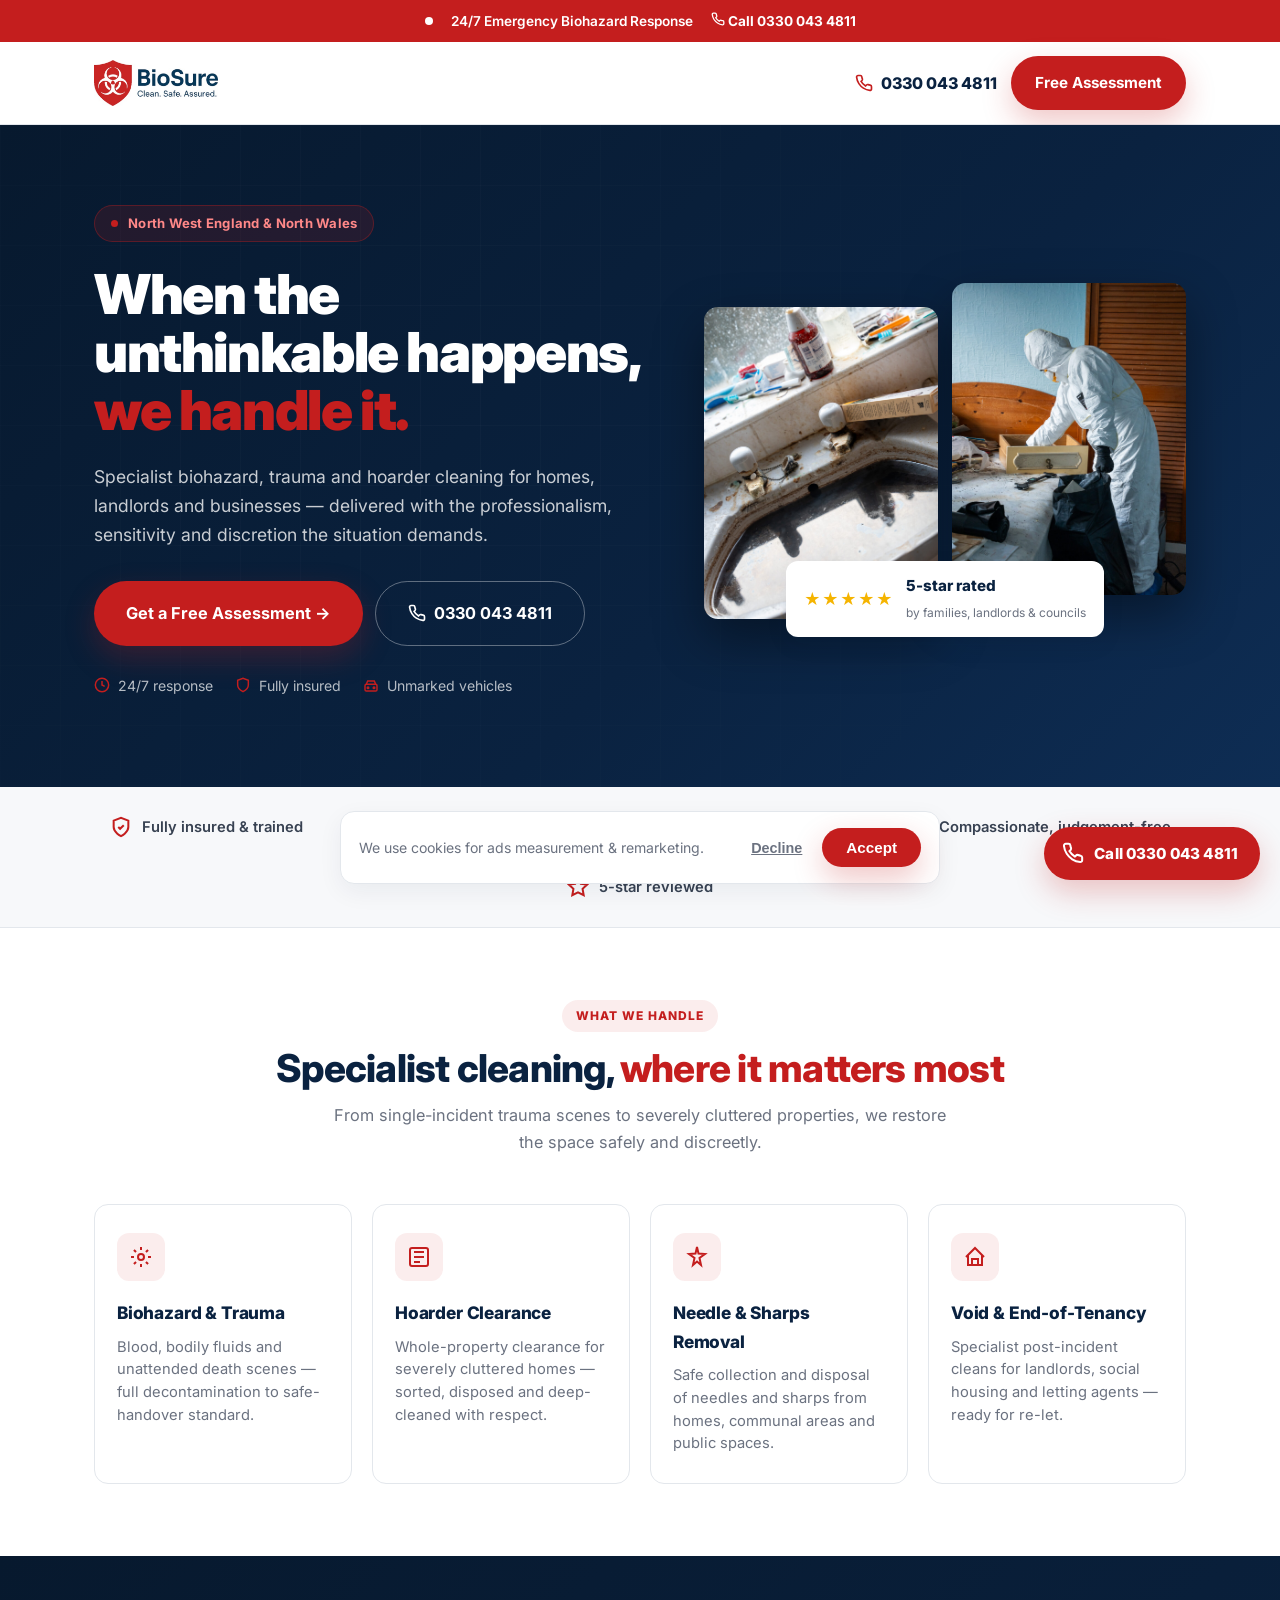
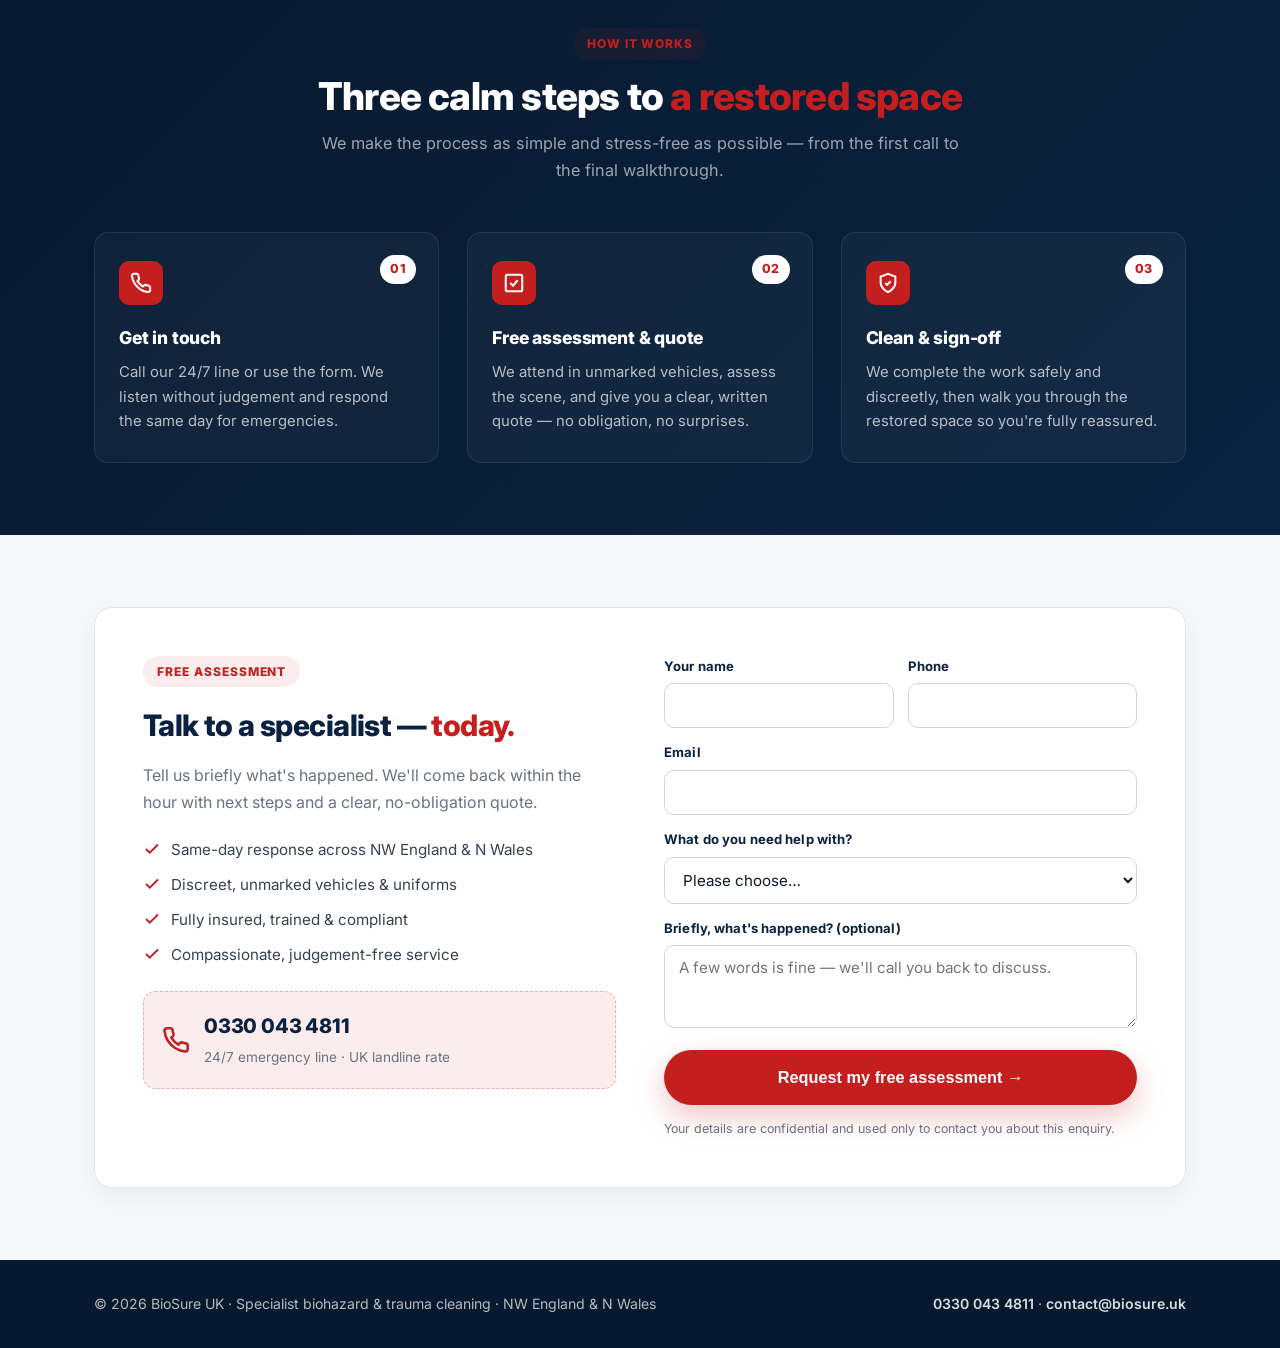
<file: landing/index.html>
<!DOCTYPE html>
<html lang="en">
<head>
    <meta charset="UTF-8">
    <meta name="viewport" content="width=device-width, initial-scale=1.0">
    <title>BioSure | 24/7 Biohazard & Trauma Cleaning — Free Assessment</title>
    <meta name="description" content="Specialist biohazard, trauma & hoarder cleaning across North West England and North Wales. Fully insured. Discreet, 24/7 response. Free assessment — call 0330 043 4811.">
    <meta name="theme-color" content="#0A2240">
    <meta name="robots" content="noindex,nofollow">
    <link rel="icon" type="image/jpeg" href="../logo.jpg">
    <link rel="preconnect" href="https://fonts.googleapis.com">
    <link rel="preconnect" href="https://fonts.gstatic.com" crossorigin>
    <link href="https://fonts.googleapis.com/css2?family=Inter:wght@400;500;600;700;800;900&display=swap" rel="stylesheet">
    <!-- Google tag (gtag.js) -->
    <script async src="https://www.googletagmanager.com/gtag/js?id=AW-17323788558"></script>
    <script>
        window.dataLayer = window.dataLayer || [];
        function gtag(){dataLayer.push(arguments);}
        gtag('js', new Date());
        // Consent Mode v2 — default everything to denied until the visitor chooses (see cookie banner)
        gtag('consent', 'default', {
            'ad_storage':'denied','ad_user_data':'denied','ad_personalization':'denied','analytics_storage':'denied','wait_for_update':500
        });
        gtag('config', 'AW-17323788558');
        function trackCall(){ gtag('event','conversion',{'send_to':'AW-17323788558/aeE9CLaA_c0cEI6S0MRA'}); } // BioSure Phone Tap
    </script>
    <style>
        :root {
            --red: #C41E1E;
            --red-dark: #A01818;
            --red-light: rgba(196,30,30,0.08);
            --navy: #0A2240;
            --navy-mid: #0E2D54;
            --navy-deep: #07192E;
            --white: #FFFFFF;
            --off-white: #F7F8FA;
            --gray-200: #E3E7EC;
            --gray-300: #D1D6DD;
            --gray-500: #6B7280;
            --gray-700: #374151;
            --gray-900: #111827;
            --shadow-sm: 0 2px 8px rgba(10,34,64,0.04);
            --shadow-md: 0 8px 24px rgba(10,34,64,0.06);
            --shadow-red: 0 12px 30px rgba(196,30,30,0.25);
        }
        * { margin: 0; padding: 0; box-sizing: border-box; }
        html { scroll-behavior: smooth; -webkit-text-size-adjust: 100%; text-size-adjust: 100%; }
        body {
            font-family: 'Inter', -apple-system, BlinkMacSystemFont, sans-serif;
            color: var(--gray-700);
            line-height: 1.65;
            -webkit-font-smoothing: antialiased;
            background: var(--white);
        }
        img { max-width: 100%; display: block; }
        a { color: inherit; text-decoration: none; }
        .container { max-width: 1140px; margin: 0 auto; padding: 0 24px; }

        /* Emergency bar */
        .emergency-bar {
            background: var(--red); color: var(--white);
            font-size: 0.85rem; font-weight: 600; padding: 10px 0;
        }
        .emergency-bar .container {
            display: flex; align-items: center; justify-content: center;
            gap: 18px; flex-wrap: wrap;
        }
        .emergency-bar .pulse {
            width: 8px; height: 8px; background: var(--white); border-radius: 50%;
            animation: pulse 1.8s infinite;
        }
        .emergency-bar a { font-weight: 700; }
        .emergency-bar a:hover { text-decoration: underline; }
        @keyframes pulse {
            0%,100% { opacity: 1; transform: scale(1); }
            50% { opacity: 0.55; transform: scale(1.35); }
        }

        /* Nav (minimal — no menu) */
        .nav { background: var(--white); border-bottom: 1px solid var(--gray-200); padding: 14px 0; }
        .nav .container { display: flex; align-items: center; justify-content: space-between; gap: 16px; }
        .logo { display: flex; align-items: center; }
        .logo img { height: 46px; width: auto; display: block; }
        .nav-cta { display: flex; align-items: center; gap: 14px; }
        .nav-phone { color: var(--navy); font-weight: 800; font-size: 1rem; display: inline-flex; align-items: center; gap: 8px; }
        .nav-phone svg { width: 18px; height: 18px; color: var(--red); }

        /* Buttons */
        .btn {
            display: inline-flex; align-items: center; justify-content: center; gap: 8px;
            padding: 14px 24px; border-radius: 999px; font-weight: 700; font-size: 0.95rem;
            border: none; cursor: pointer; transition: transform 0.15s, box-shadow 0.15s;
            white-space: nowrap; text-align: center;
        }
        .btn-primary { background: var(--red); color: var(--white); box-shadow: var(--shadow-red); }
        .btn-primary:hover { background: var(--red-dark); transform: translateY(-1px); }
        .btn-ghost {
            background: transparent; color: var(--white);
            border: 1.5px solid rgba(255,255,255,0.35);
        }
        .btn-ghost:hover { background: rgba(255,255,255,0.08); }
        .btn-lg { padding: 18px 32px; font-size: 1.02rem; }

        /* Hero */
        .hero {
            background: linear-gradient(135deg, var(--navy-deep) 0%, var(--navy) 60%, var(--navy-mid) 100%);
            color: var(--white); padding: 80px 0 90px;
            position: relative; overflow: hidden;
        }
        .hero::before {
            content: ""; position: absolute; inset: 0;
            background-image:
              linear-gradient(rgba(255,255,255,0.04) 1px, transparent 1px),
              linear-gradient(90deg, rgba(255,255,255,0.04) 1px, transparent 1px);
            background-size: 60px 60px;
            mask-image: radial-gradient(circle at 30% 40%, black, transparent 75%);
            opacity: 0.6;
        }
        .hero .container { position: relative; z-index: 1; display: grid; grid-template-columns: 1.15fr 1fr; gap: 56px; align-items: center; }
        .hero-pill {
            display: inline-flex; align-items: center; gap: 10px;
            background: rgba(196,30,30,0.15); color: #FF8888;
            border: 1px solid rgba(196,30,30,0.35);
            padding: 7px 16px; border-radius: 999px;
            font-size: 0.82rem; font-weight: 700; letter-spacing: 0.02em;
            margin-bottom: 24px;
        }
        .hero-pill .dot { width: 7px; height: 7px; background: var(--red); border-radius: 50%; animation: pulse 1.8s infinite; }
        .hero h1 {
            font-size: clamp(2.2rem, 4.3vw, 3.5rem);
            font-weight: 900; line-height: 1.05; letter-spacing: -0.025em;
            color: var(--white); margin-bottom: 22px;
        }
        .hero h1 span { color: var(--red); }
        .hero-sub {
            font-size: 1.1rem; color: rgba(255,255,255,0.78);
            max-width: 540px; margin-bottom: 32px;
        }
        .hero-ctas { display: flex; gap: 12px; flex-wrap: wrap; margin-bottom: 28px; }
        .hero-trust { display: flex; flex-wrap: wrap; gap: 22px; font-size: 0.88rem; color: rgba(255,255,255,0.7); }
        .hero-trust span { display: inline-flex; align-items: center; gap: 8px; }
        .hero-trust svg { width: 16px; height: 16px; color: var(--red); }

        .hero-visual {
            position: relative;
            display: grid; grid-template-columns: 1fr 1fr; gap: 14px;
        }
        .hero-visual img {
            border-radius: 14px; box-shadow: 0 20px 50px rgba(0,0,0,0.4);
            width: 100%; height: auto;
            aspect-ratio: 3/4; object-fit: cover;
        }
        .hero-visual img:first-child { margin-top: 24px; }
        .hero-rating {
            position: absolute; bottom: -18px; left: 50%; transform: translateX(-50%);
            background: var(--white); color: var(--navy);
            padding: 12px 18px; border-radius: 12px; box-shadow: var(--shadow-md);
            display: flex; align-items: center; gap: 12px; white-space: nowrap;
        }
        .hero-rating .stars { color: #F5B400; font-size: 1rem; letter-spacing: 1px; }
        .hero-rating-text strong { display: block; font-weight: 800; font-size: 0.95rem; }
        .hero-rating-text small { font-size: 0.75rem; color: var(--gray-500); }

        /* Trust band */
        .trust-band { background: var(--off-white); padding: 28px 0; border-bottom: 1px solid var(--gray-200); }
        .trust-band .container {
            display: flex; flex-wrap: wrap; justify-content: center;
            gap: 36px 48px; align-items: center;
        }
        .trust-item { display: flex; align-items: center; gap: 10px; color: var(--gray-700); font-weight: 600; font-size: 0.92rem; }
        .trust-item svg { width: 22px; height: 22px; color: var(--red); flex-shrink: 0; }

        /* Section base */
        section { padding: 72px 0; }
        .section-label {
            display: inline-block; background: var(--red-light); color: var(--red);
            padding: 6px 14px; border-radius: 999px; font-size: 0.75rem;
            font-weight: 800; letter-spacing: 0.08em; text-transform: uppercase;
            margin-bottom: 14px;
        }
        .section-title {
            font-size: clamp(1.7rem, 3vw, 2.4rem); font-weight: 800;
            color: var(--navy); line-height: 1.15; letter-spacing: -0.02em;
            margin-bottom: 12px;
        }
        .section-title span { color: var(--red); }
        .section-sub { color: var(--gray-500); font-size: 1.02rem; max-width: 640px; }
        .text-center { text-align: center; }
        .text-center .section-sub { margin: 0 auto; }
        .head-block { margin-bottom: 48px; }

        /* Services */
        .services { background: var(--white); }
        .service-grid {
            display: grid; grid-template-columns: repeat(4, 1fr); gap: 20px;
        }
        .service-card {
            background: var(--white); border: 1px solid var(--gray-200);
            border-radius: 14px; padding: 28px 22px;
            transition: transform 0.2s, box-shadow 0.2s, border-color 0.2s;
        }
        .service-card:hover { transform: translateY(-4px); box-shadow: var(--shadow-md); border-color: var(--red-light); }
        .service-icon {
            width: 48px; height: 48px; border-radius: 12px;
            background: var(--red-light); color: var(--red);
            display: flex; align-items: center; justify-content: center;
            margin-bottom: 18px;
        }
        .service-icon svg { width: 24px; height: 24px; }
        .service-card h3 {
            font-size: 1.08rem; font-weight: 800; color: var(--navy);
            margin-bottom: 8px; letter-spacing: -0.01em;
        }
        .service-card p { font-size: 0.92rem; color: var(--gray-500); line-height: 1.55; }

        /* How it works */
        .how {
            background: linear-gradient(135deg, var(--navy-deep), var(--navy));
            color: var(--white);
        }
        .how .section-title { color: var(--white); }
        .how .section-sub { color: rgba(255,255,255,0.6); }
        .steps {
            display: grid; grid-template-columns: repeat(3, 1fr); gap: 28px;
            margin-top: 12px;
        }
        .step {
            background: rgba(255,255,255,0.04); border: 1px solid rgba(255,255,255,0.08);
            padding: 28px 24px; border-radius: 14px; position: relative;
        }
        .step-num {
            position: absolute; top: 22px; right: 22px;
            font-size: 0.78rem; font-weight: 800; color: var(--red);
            background: var(--white); padding: 4px 10px; border-radius: 999px;
            letter-spacing: 0.04em;
        }
        .step-icon {
            width: 44px; height: 44px; border-radius: 10px;
            background: var(--red); color: var(--white);
            display: flex; align-items: center; justify-content: center;
            margin-bottom: 18px;
        }
        .step-icon svg { width: 22px; height: 22px; }
        .step h3 {
            font-size: 1.1rem; font-weight: 800; color: var(--white);
            margin-bottom: 8px; letter-spacing: -0.01em;
        }
        .step p { font-size: 0.93rem; color: rgba(255,255,255,0.7); }

        /* CTA section */
        .cta {
            background: var(--off-white);
        }
        .cta-card {
            background: var(--white);
            border: 1px solid var(--gray-200);
            border-radius: 18px;
            padding: 48px;
            display: grid; grid-template-columns: 1fr 1fr; gap: 48px;
            align-items: start;
            box-shadow: var(--shadow-md);
        }
        .cta-card h2 { font-size: 1.85rem; font-weight: 800; color: var(--navy); letter-spacing: -0.02em; margin-bottom: 12px; }
        .cta-card h2 span { color: var(--red); }
        .cta-card p.lead { color: var(--gray-500); margin-bottom: 22px; }
        .cta-points { list-style: none; display: flex; flex-direction: column; gap: 10px; margin-bottom: 24px; }
        .cta-points li { display: flex; align-items: flex-start; gap: 10px; font-size: 0.95rem; color: var(--gray-700); }
        .cta-points svg { width: 18px; height: 18px; color: var(--red); flex-shrink: 0; margin-top: 3px; }
        .cta-phone-block {
            background: var(--red-light); border: 1px dashed rgba(196,30,30,0.3);
            border-radius: 12px; padding: 18px; display: flex; align-items: center; gap: 14px;
        }
        .cta-phone-block svg { width: 28px; height: 28px; color: var(--red); flex-shrink: 0; }
        .cta-phone-block strong { display: block; font-size: 1.25rem; color: var(--navy); font-weight: 800; letter-spacing: -0.01em; }
        .cta-phone-block small { color: var(--gray-500); font-size: 0.85rem; }

        /* Form */
        .form { display: flex; flex-direction: column; gap: 14px; min-width: 0; }
        .field { min-width: 0; }
        .field select { min-width: 0; }
        .form-row { display: grid; grid-template-columns: 1fr 1fr; gap: 14px; }
        .field label {
            display: block; font-size: 0.82rem; font-weight: 700;
            color: var(--navy); margin-bottom: 6px; letter-spacing: 0.01em;
        }
        .field input, .field select, .field textarea {
            width: 100%; padding: 12px 14px; border-radius: 10px;
            border: 1px solid var(--gray-300); font-family: inherit; font-size: 0.95rem;
            color: var(--gray-900); background: var(--white);
            transition: border-color 0.15s, box-shadow 0.15s;
        }
        .field input:focus, .field select:focus, .field textarea:focus {
            outline: none; border-color: var(--red);
            box-shadow: 0 0 0 3px rgba(196,30,30,0.12);
        }
        .field textarea { resize: vertical; min-height: 80px; }
        .form-foot { font-size: 0.78rem; color: var(--gray-500); }

        /* Footer */
        footer {
            background: var(--navy-deep); color: rgba(255,255,255,0.7);
            padding: 32px 0; font-size: 0.88rem;
        }
        footer .container {
            display: flex; flex-wrap: wrap; justify-content: space-between;
            align-items: center; gap: 16px;
        }
        footer a { color: rgba(255,255,255,0.85); font-weight: 600; }
        footer a:hover { color: var(--white); }

        /* Responsive */
        @media (max-width: 960px) {
            .hero .container { grid-template-columns: 1fr; gap: 48px; text-align: center; }
            .hero-sub { margin-left: auto; margin-right: auto; }
            .hero-ctas { justify-content: center; }
            .hero-trust { justify-content: center; }
            .hero-visual { max-width: 460px; margin: 0 auto; }
            .service-grid { grid-template-columns: repeat(2, 1fr); }
            .steps { grid-template-columns: 1fr; }
            .cta-card { grid-template-columns: 1fr; padding: 32px; text-align: center; }
            .cta-points { display: inline-flex; text-align: left; }
            .cta-phone-block { justify-content: center; }
            .nav-phone { display: none; }
        }
        @media (max-width: 560px) {
            section { padding: 56px 0; }
            .hero { padding: 60px 0 72px; }
            .service-grid { grid-template-columns: 1fr; }
            .form-row { grid-template-columns: 1fr; }
            .trust-band .container { gap: 18px 28px; }
            .logo img { height: 36px; }
            .nav { padding: 10px 0; }
            .nav .container { gap: 10px; }
            .nav-cta .btn { padding: 10px 16px; font-size: 0.85rem; }
            .cta-card { padding: 24px; }
        }

        /* Floating call button */
        .float-call {
            position: fixed; right: 20px; bottom: 20px; z-index: 1000;
            display: inline-flex; align-items: center; gap: 10px;
            background: var(--red); color: var(--white);
            padding: 14px 22px 14px 18px; border-radius: 999px;
            font-weight: 800; font-size: 0.95rem; letter-spacing: 0.01em;
            text-decoration: none; box-shadow: var(--shadow-red);
            transition: transform 0.15s, box-shadow 0.15s, background 0.15s;
        }
        .float-call:hover { background: var(--red-dark); transform: translateY(-2px); box-shadow: 0 18px 36px rgba(196,30,30,0.32); }
        .float-call svg { width: 22px; height: 22px; flex-shrink: 0; }
        .float-call::before {
            content: ""; position: absolute; inset: 0;
            border-radius: inherit; box-shadow: 0 0 0 0 rgba(196,30,30,0.55);
            animation: ring 2.2s infinite;
            pointer-events: none;
        }
        @keyframes ring {
            0% { box-shadow: 0 0 0 0 rgba(196,30,30,0.55); }
            70% { box-shadow: 0 0 0 18px rgba(196,30,30,0); }
            100% { box-shadow: 0 0 0 0 rgba(196,30,30,0); }
        }
        @media (max-width: 560px) {
            .float-call { right: 14px; bottom: 14px; padding: 12px 16px 12px 14px; font-size: 0.9rem; }
            .float-call .label { display: none; }
        }
        @media print {
            .float-call { display: none; }
        }

        /* Cookie consent (Google Consent Mode v2) */
        .cookie-consent {
            position: fixed; left: 16px; right: 16px; bottom: 16px; z-index: 1100;
            max-width: 600px; margin: 0 auto;
            background: var(--white); color: var(--gray-700);
            border: 1px solid var(--gray-200); border-radius: 14px;
            box-shadow: var(--shadow-md); padding: 16px 18px;
            display: none; align-items: center; gap: 14px;
            flex-wrap: wrap; justify-content: space-between;
        }
        .cookie-consent.show { display: flex; }
        .cookie-consent p { font-size: 0.88rem; flex: 1; min-width: 230px; color: var(--gray-500); margin: 0; }
        .cc-actions { display: flex; gap: 12px; align-items: center; }
        .cc-accept { padding: 11px 24px; font-size: 0.95rem; }
        .cc-decline { background: none; border: none; color: var(--gray-500); font-weight: 600; cursor: pointer; font-size: 0.9rem; text-decoration: underline; padding: 8px; }
        @media (max-width: 560px) {
            .cookie-consent { bottom: 84px; }
        }
    </style>
</head>
<body>

<!-- Emergency bar -->
<div class="emergency-bar">
    <div class="container">
        <span class="pulse"></span>
        <span>24/7 Emergency Biohazard Response</span>
        <a href="tel:03300434811" onclick="trackCall()">
            <svg viewBox="0 0 24 24" fill="none" stroke="currentColor" stroke-width="2.2" width="14" height="14"><path d="M22 16.92v3a2 2 0 0 1-2.18 2 19.79 19.79 0 0 1-8.63-3.07 19.5 19.5 0 0 1-6-6 19.79 19.79 0 0 1-3.07-8.67A2 2 0 0 1 4.11 2h3a2 2 0 0 1 2 1.72c.13.96.37 1.9.72 2.81a2 2 0 0 1-.45 2.11L8.09 9.91a16 16 0 0 0 6 6l1.27-1.27a2 2 0 0 1 2.11-.45c.91.35 1.85.59 2.81.72A2 2 0 0 1 22 16.92z"/></svg>
            Call 0330 043 4811
        </a>
    </div>
</div>

<!-- Nav -->
<nav class="nav">
    <div class="container">
        <a href="#" class="logo">
            <img src="../logo.jpg" alt="BioSure — Clean. Safe. Assured.">
        </a>
        <div class="nav-cta">
            <a href="tel:03300434811" class="nav-phone" onclick="trackCall()">
                <svg viewBox="0 0 24 24" fill="none" stroke="currentColor" stroke-width="2.2"><path d="M22 16.92v3a2 2 0 0 1-2.18 2 19.79 19.79 0 0 1-8.63-3.07 19.5 19.5 0 0 1-6-6 19.79 19.79 0 0 1-3.07-8.67A2 2 0 0 1 4.11 2h3a2 2 0 0 1 2 1.72c.13.96.37 1.9.72 2.81a2 2 0 0 1-.45 2.11L8.09 9.91a16 16 0 0 0 6 6l1.27-1.27a2 2 0 0 1 2.11-.45c.91.35 1.85.59 2.81.72A2 2 0 0 1 22 16.92z"/></svg>
                0330 043 4811
            </a>
            <a href="#assessment" class="btn btn-primary">Free Assessment</a>
        </div>
    </div>
</nav>

<!-- Hero -->
<section class="hero">
    <div class="container">
        <div>
            <span class="hero-pill"><span class="dot"></span>North West England &amp; North Wales</span>
            <h1>When the unthinkable happens, <span>we handle it.</span></h1>
            <p class="hero-sub">Specialist biohazard, trauma and hoarder cleaning for homes, landlords and businesses — delivered with the professionalism, sensitivity and discretion the situation demands.</p>
            <div class="hero-ctas">
                <a href="#assessment" class="btn btn-primary btn-lg">Get a Free Assessment →</a>
                <a href="tel:03300434811" class="btn btn-ghost btn-lg" onclick="trackCall()">
                    <svg viewBox="0 0 24 24" fill="none" stroke="currentColor" stroke-width="2.2" width="18" height="18"><path d="M22 16.92v3a2 2 0 0 1-2.18 2 19.79 19.79 0 0 1-8.63-3.07 19.5 19.5 0 0 1-6-6 19.79 19.79 0 0 1-3.07-8.67A2 2 0 0 1 4.11 2h3a2 2 0 0 1 2 1.72c.13.96.37 1.9.72 2.81a2 2 0 0 1-.45 2.11L8.09 9.91a16 16 0 0 0 6 6l1.27-1.27a2 2 0 0 1 2.11-.45c.91.35 1.85.59 2.81.72A2 2 0 0 1 22 16.92z"/></svg>
                    0330 043 4811
                </a>
            </div>
            <div class="hero-trust">
                <span><svg viewBox="0 0 24 24" fill="none" stroke="currentColor" stroke-width="2.2"><circle cx="12" cy="12" r="10"/><polyline points="12 6 12 12 16 14"/></svg> 24/7 response</span>
                <span><svg viewBox="0 0 24 24" fill="none" stroke="currentColor" stroke-width="2.2"><path d="M12 22s8-4 8-10V5l-8-3-8 3v7c0 6 8 10 8 10z"/></svg> Fully insured</span>
                <span><svg viewBox="0 0 24 24" fill="none" stroke="currentColor" stroke-width="2.2"><rect x="3" y="11" width="18" height="10" rx="2"/><circle cx="7.5" cy="16" r="1.2"/><circle cx="16.5" cy="16" r="1.2"/><path d="M5 11l2-5h10l2 5"/></svg> Unmarked vehicles</span>
            </div>
        </div>
        <div class="hero-visual">
            <img src="../before-clean.jpg" alt="Before cleaning">
            <img src="../during-clean.jpg" alt="BioSure technician at work">
            <div class="hero-rating">
                <span class="stars">★★★★★</span>
                <div class="hero-rating-text">
                    <strong>5-star rated</strong>
                    <small>by families, landlords &amp; councils</small>
                </div>
            </div>
        </div>
    </div>
</section>

<!-- Trust band -->
<div class="trust-band">
    <div class="container">
        <div class="trust-item">
            <svg viewBox="0 0 24 24" fill="none" stroke="currentColor" stroke-width="2.2"><path d="M12 22s8-4 8-10V5l-8-3-8 3v7c0 6 8 10 8 10z"/><polyline points="9 12 11 14 15 10"/></svg>
            Fully insured &amp; trained
        </div>
        <div class="trust-item">
            <svg viewBox="0 0 24 24" fill="none" stroke="currentColor" stroke-width="2.2"><circle cx="12" cy="12" r="10"/><polyline points="12 6 12 12 16 14"/></svg>
            24/7 emergency response
        </div>
        <div class="trust-item">
            <svg viewBox="0 0 24 24" fill="none" stroke="currentColor" stroke-width="2.2"><path d="M3 9l9-6 9 6v11a1 1 0 0 1-1 1h-5v-7H10v7H5a1 1 0 0 1-1-1V9z"/></svg>
            Discreet, unmarked vehicles
        </div>
        <div class="trust-item">
            <svg viewBox="0 0 24 24" fill="none" stroke="currentColor" stroke-width="2.2"><path d="M20.84 4.61a5.5 5.5 0 0 0-7.78 0L12 5.67l-1.06-1.06a5.5 5.5 0 0 0-7.78 7.78l1.06 1.06L12 21.23l7.78-7.78 1.06-1.06a5.5 5.5 0 0 0 0-7.78z"/></svg>
            Compassionate, judgement-free
        </div>
        <div class="trust-item">
            <svg viewBox="0 0 24 24" fill="none" stroke="currentColor" stroke-width="2.2"><polygon points="12 2 15 8.5 22 9.3 17 14 18.2 21 12 17.8 5.8 21 7 14 2 9.3 9 8.5 12 2"/></svg>
            5-star reviewed
        </div>
    </div>
</div>

<!-- Services -->
<section class="services">
    <div class="container">
        <div class="head-block text-center">
            <span class="section-label">What we handle</span>
            <h2 class="section-title">Specialist cleaning, <span>where it matters most</span></h2>
            <p class="section-sub">From single-incident trauma scenes to severely cluttered properties, we restore the space safely and discreetly.</p>
        </div>
        <div class="service-grid">
            <div class="service-card">
                <div class="service-icon">
                    <svg viewBox="0 0 24 24" fill="none" stroke="currentColor" stroke-width="2"><circle cx="12" cy="12" r="3"/><path d="M12 2v3M12 19v3M4.93 4.93l2.12 2.12M16.95 16.95l2.12 2.12M2 12h3M19 12h3M4.93 19.07l2.12-2.12M16.95 7.05l2.12-2.12"/></svg>
                </div>
                <h3>Biohazard &amp; Trauma</h3>
                <p>Blood, bodily fluids and unattended death scenes — full decontamination to safe-handover standard.</p>
            </div>
            <div class="service-card">
                <div class="service-icon">
                    <svg viewBox="0 0 24 24" fill="none" stroke="currentColor" stroke-width="2"><rect x="3" y="3" width="18" height="18" rx="2"/><path d="M7 7h10M7 12h10M7 17h6"/></svg>
                </div>
                <h3>Hoarder Clearance</h3>
                <p>Whole-property clearance for severely cluttered homes — sorted, disposed and deep-cleaned with respect.</p>
            </div>
            <div class="service-card">
                <div class="service-icon">
                    <svg viewBox="0 0 24 24" fill="none" stroke="currentColor" stroke-width="2"><polygon points="12 2 13.5 8.5 20 9 14.5 13 16 20 12 16.5 8 20 9.5 13 4 9 10.5 8.5 12 2"/></svg>
                </div>
                <h3>Needle &amp; Sharps Removal</h3>
                <p>Safe collection and disposal of needles and sharps from homes, communal areas and public spaces.</p>
            </div>
            <div class="service-card">
                <div class="service-icon">
                    <svg viewBox="0 0 24 24" fill="none" stroke="currentColor" stroke-width="2"><path d="M3 12l9-9 9 9M5 10v10h14V10"/><path d="M9 20v-6h6v6"/></svg>
                </div>
                <h3>Void &amp; End-of-Tenancy</h3>
                <p>Specialist post-incident cleans for landlords, social housing and letting agents — ready for re-let.</p>
            </div>
        </div>
    </div>
</section>

<!-- How it works -->
<section class="how">
    <div class="container">
        <div class="head-block text-center">
            <span class="section-label">How it works</span>
            <h2 class="section-title">Three calm steps to <span>a restored space</span></h2>
            <p class="section-sub">We make the process as simple and stress-free as possible — from the first call to the final walkthrough.</p>
        </div>
        <div class="steps">
            <div class="step">
                <span class="step-num">01</span>
                <div class="step-icon">
                    <svg viewBox="0 0 24 24" fill="none" stroke="currentColor" stroke-width="2.2"><path d="M22 16.92v3a2 2 0 0 1-2.18 2 19.79 19.79 0 0 1-8.63-3.07 19.5 19.5 0 0 1-6-6 19.79 19.79 0 0 1-3.07-8.67A2 2 0 0 1 4.11 2h3a2 2 0 0 1 2 1.72c.13.96.37 1.9.72 2.81a2 2 0 0 1-.45 2.11L8.09 9.91a16 16 0 0 0 6 6l1.27-1.27a2 2 0 0 1 2.11-.45c.91.35 1.85.59 2.81.72A2 2 0 0 1 22 16.92z"/></svg>
                </div>
                <h3>Get in touch</h3>
                <p>Call our 24/7 line or use the form. We listen without judgement and respond the same day for emergencies.</p>
            </div>
            <div class="step">
                <span class="step-num">02</span>
                <div class="step-icon">
                    <svg viewBox="0 0 24 24" fill="none" stroke="currentColor" stroke-width="2.2"><rect x="3" y="3" width="18" height="18" rx="2"/><polyline points="8 12 11 15 16 9"/></svg>
                </div>
                <h3>Free assessment &amp; quote</h3>
                <p>We attend in unmarked vehicles, assess the scene, and give you a clear, written quote — no obligation, no surprises.</p>
            </div>
            <div class="step">
                <span class="step-num">03</span>
                <div class="step-icon">
                    <svg viewBox="0 0 24 24" fill="none" stroke="currentColor" stroke-width="2.2"><path d="M12 22s8-4 8-10V5l-8-3-8 3v7c0 6 8 10 8 10z"/><polyline points="9 12 11 14 15 10"/></svg>
                </div>
                <h3>Clean &amp; sign-off</h3>
                <p>We complete the work safely and discreetly, then walk you through the restored space so you're fully reassured.</p>
            </div>
        </div>
    </div>
</section>

<!-- CTA / Form -->
<section class="cta" id="assessment">
    <div class="container">
        <div class="cta-card">
            <div>
                <span class="section-label">Free assessment</span>
                <h2>Talk to a specialist — <span>today.</span></h2>
                <p class="lead">Tell us briefly what's happened. We'll come back within the hour with next steps and a clear, no-obligation quote.</p>
                <ul class="cta-points">
                    <li><svg viewBox="0 0 24 24" fill="none" stroke="currentColor" stroke-width="2.5"><polyline points="20 6 9 17 4 12"/></svg> Same-day response across NW England &amp; N Wales</li>
                    <li><svg viewBox="0 0 24 24" fill="none" stroke="currentColor" stroke-width="2.5"><polyline points="20 6 9 17 4 12"/></svg> Discreet, unmarked vehicles &amp; uniforms</li>
                    <li><svg viewBox="0 0 24 24" fill="none" stroke="currentColor" stroke-width="2.5"><polyline points="20 6 9 17 4 12"/></svg> Fully insured, trained &amp; compliant</li>
                    <li><svg viewBox="0 0 24 24" fill="none" stroke="currentColor" stroke-width="2.5"><polyline points="20 6 9 17 4 12"/></svg> Compassionate, judgement-free service</li>
                </ul>
                <div class="cta-phone-block">
                    <svg viewBox="0 0 24 24" fill="none" stroke="currentColor" stroke-width="2.2"><path d="M22 16.92v3a2 2 0 0 1-2.18 2 19.79 19.79 0 0 1-8.63-3.07 19.5 19.5 0 0 1-6-6 19.79 19.79 0 0 1-3.07-8.67A2 2 0 0 1 4.11 2h3a2 2 0 0 1 2 1.72c.13.96.37 1.9.72 2.81a2 2 0 0 1-.45 2.11L8.09 9.91a16 16 0 0 0 6 6l1.27-1.27a2 2 0 0 1 2.11-.45c.91.35 1.85.59 2.81.72A2 2 0 0 1 22 16.92z"/></svg>
                    <div>
                        <strong>0330 043 4811</strong>
                        <small>24/7 emergency line · UK landline rate</small>
                    </div>
                </div>
            </div>
            <form class="form" action="https://formsubmit.co/contact@biosure.uk" method="POST">
                <input type="hidden" name="_subject" value="New enquiry — BioSure ads landing page">
                <input type="hidden" name="_captcha" value="true">
                <input type="hidden" name="_template" value="table">
                <input type="hidden" name="_next" value="https://www.biosure.uk/thanks.html">
                <input type="text" name="_honey" style="display:none">
                <div class="form-row">
                    <div class="field">
                        <label for="name">Your name</label>
                        <input id="name" name="name" type="text" required autocomplete="name">
                    </div>
                    <div class="field">
                        <label for="phone">Phone</label>
                        <input id="phone" name="phone" type="tel" required autocomplete="tel">
                    </div>
                </div>
                <div class="field">
                    <label for="email">Email</label>
                    <input id="email" name="email" type="email" autocomplete="email">
                </div>
                <div class="field">
                    <label for="service">What do you need help with?</label>
                    <select id="service" name="service" required>
                        <option value="">Please choose…</option>
                        <option>Biohazard / trauma scene</option>
                        <option>Hoarder property clearance</option>
                        <option>Needle &amp; sharps removal</option>
                        <option>Void / end-of-tenancy clean</option>
                        <option>Something else</option>
                    </select>
                </div>
                <div class="field">
                    <label for="details">Briefly, what's happened? (optional)</label>
                    <textarea id="details" name="details" rows="3" placeholder="A few words is fine — we'll call you back to discuss."></textarea>
                </div>
                <button type="submit" class="btn btn-primary btn-lg">Request my free assessment →</button>
                <p class="form-foot">Your details are confidential and used only to contact you about this enquiry.</p>
            </form>
        </div>
    </div>
</section>

<!-- Footer -->
<footer>
    <div class="container">
        <div>© <span id="yr"></span> BioSure UK · Specialist biohazard &amp; trauma cleaning · NW England &amp; N Wales</div>
        <div>
            <a href="tel:03300434811">0330 043 4811</a> ·
            <a href="mailto:contact@biosure.uk">contact@biosure.uk</a>
        </div>
    </div>
</footer>

<!-- Cookie consent banner -->
<div id="cookie-consent" class="cookie-consent" role="dialog" aria-label="Cookie consent">
    <p>We use cookies for ads measurement &amp; remarketing.</p>
    <div class="cc-actions">
        <button type="button" class="cc-decline" id="cc-decline">Decline</button>
        <button type="button" class="btn btn-primary cc-accept" id="cc-accept">Accept</button>
    </div>
</div>

<a href="tel:03300434811" class="float-call" aria-label="Call BioSure on 0330 043 4811" onclick="trackCall()">
    <svg viewBox="0 0 24 24" fill="none" stroke="currentColor" stroke-width="2.2"><path d="M22 16.92v3a2 2 0 0 1-2.18 2 19.79 19.79 0 0 1-8.63-3.07 19.5 19.5 0 0 1-6-6 19.79 19.79 0 0 1-3.07-8.67A2 2 0 0 1 4.11 2h3a2 2 0 0 1 2 1.72c.13.96.37 1.9.72 2.81a2 2 0 0 1-.45 2.11L8.09 9.91a16 16 0 0 0 6 6l1.27-1.27a2 2 0 0 1 2.11-.45c.91.35 1.85.59 2.81.72A2 2 0 0 1 22 16.92z"/></svg>
    <span class="label">Call 0330 043 4811</span>
</a>

<script>
    document.getElementById('yr').textContent = new Date().getFullYear();

    // ===== Cookie consent (Google Consent Mode v2) =====
    (function(){
        var KEY = 'biosure_consent';
        var banner = document.getElementById('cookie-consent');
        function apply(granted){
            var v = granted ? 'granted' : 'denied';
            gtag('consent','update',{'ad_storage':v,'ad_user_data':v,'ad_personalization':v,'analytics_storage':v});
        }
        function choose(granted){
            try { localStorage.setItem(KEY, granted ? 'granted' : 'denied'); } catch(e){}
            apply(granted);
            banner.classList.remove('show');
        }
        var saved = null;
        try { saved = localStorage.getItem(KEY); } catch(e){}
        if (saved === 'granted') { apply(true); }
        else if (saved === 'denied') { apply(false); }
        else { banner.classList.add('show'); }
        document.getElementById('cc-accept').addEventListener('click', function(){ choose(true); });
        document.getElementById('cc-decline').addEventListener('click', function(){ choose(false); });
    })();
</script>

</body>
</html>
</file>
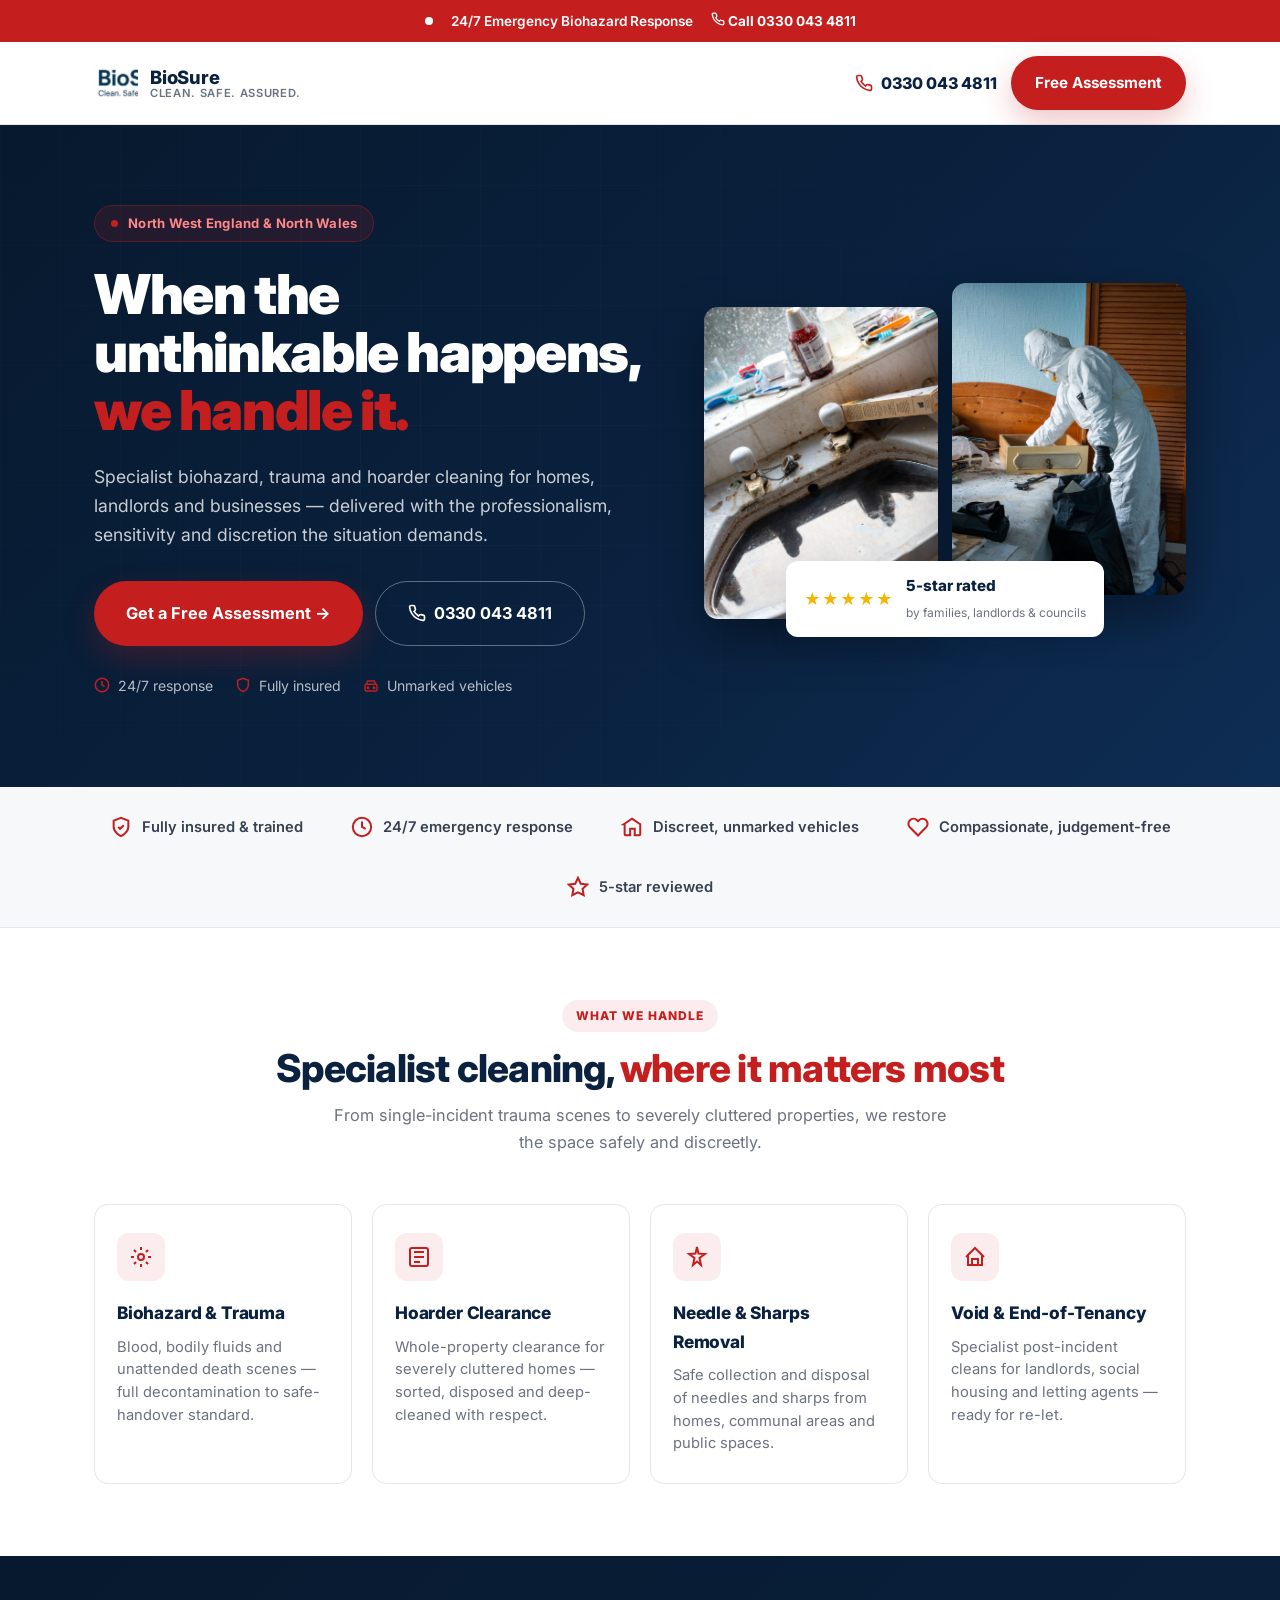
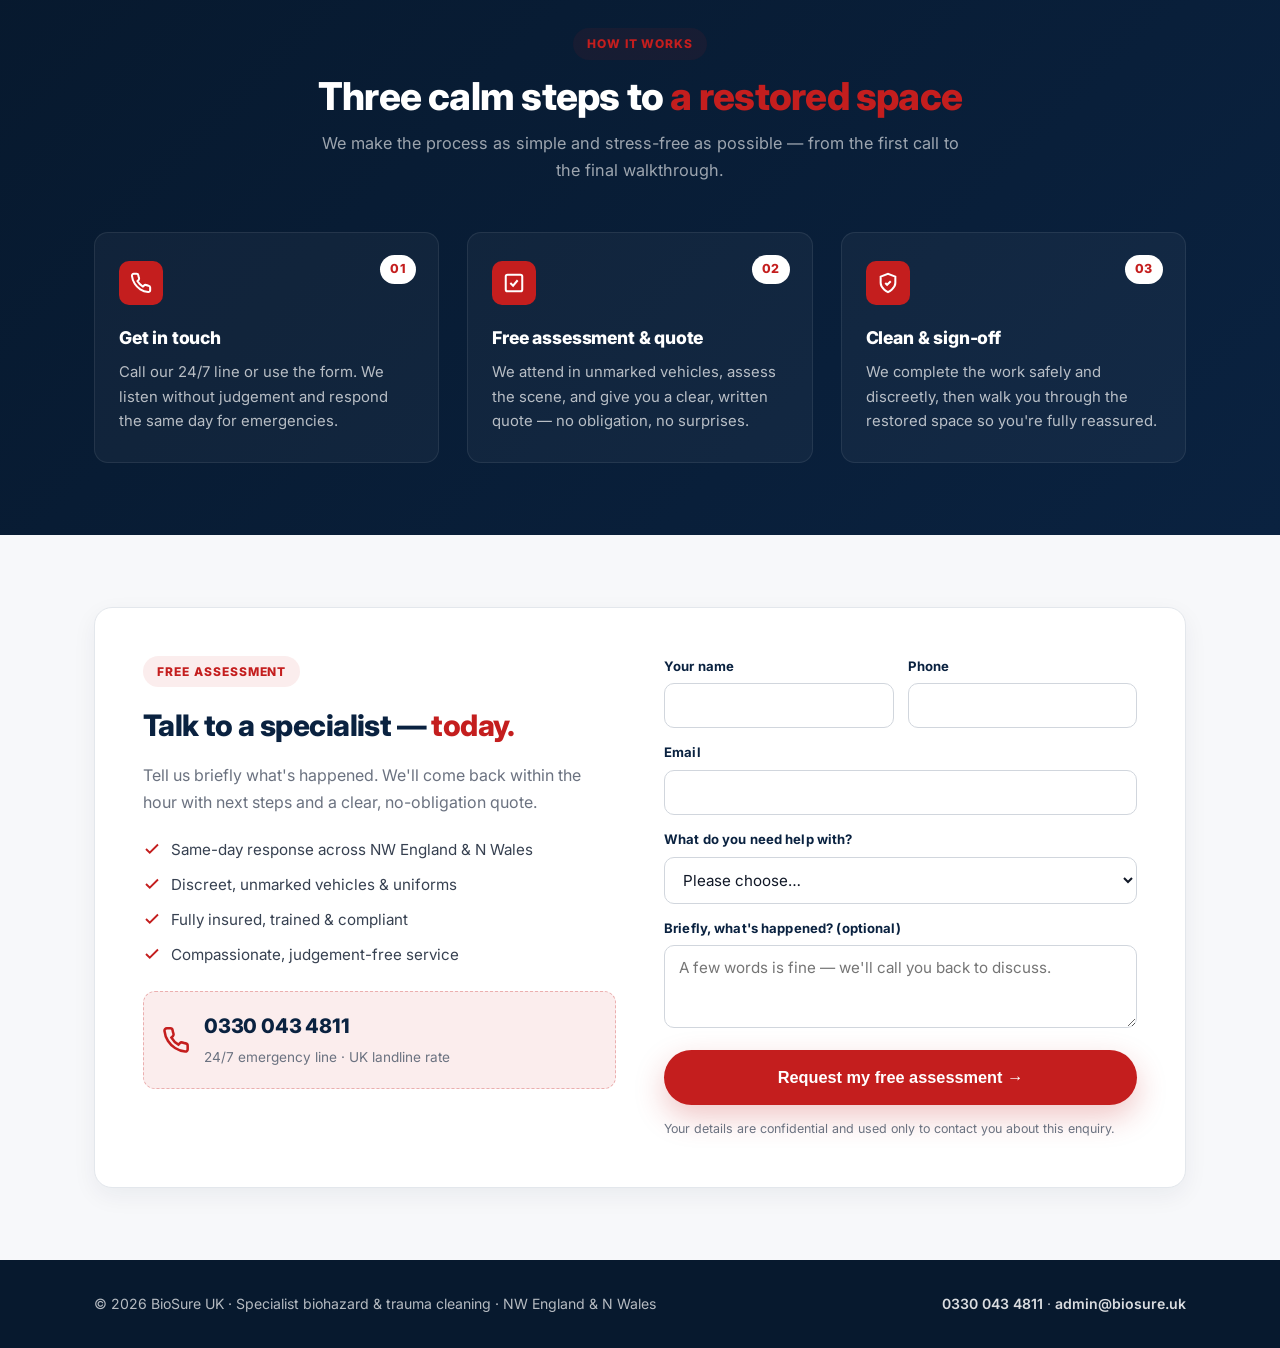
<file: landing.html>
<!DOCTYPE html>
<html lang="en">
<head>
    <meta charset="UTF-8">
    <meta name="viewport" content="width=device-width, initial-scale=1.0">
    <title>BioSure | 24/7 Biohazard & Trauma Cleaning — Free Assessment</title>
    <meta name="description" content="Specialist biohazard, trauma & hoarder cleaning across North West England and North Wales. Fully insured. Discreet, 24/7 response. Free assessment — call 0330 043 4811.">
    <meta name="theme-color" content="#0A2240">
    <meta name="robots" content="noindex,nofollow">
    <link rel="icon" type="image/jpeg" href="logo.jpg">
    <link rel="preconnect" href="https://fonts.googleapis.com">
    <link rel="preconnect" href="https://fonts.gstatic.com" crossorigin>
    <link href="https://fonts.googleapis.com/css2?family=Inter:wght@400;500;600;700;800;900&display=swap" rel="stylesheet">
    <style>
        :root {
            --red: #C41E1E;
            --red-dark: #A01818;
            --red-light: rgba(196,30,30,0.08);
            --navy: #0A2240;
            --navy-mid: #0E2D54;
            --navy-deep: #07192E;
            --white: #FFFFFF;
            --off-white: #F7F8FA;
            --gray-200: #E3E7EC;
            --gray-300: #D1D6DD;
            --gray-500: #6B7280;
            --gray-700: #374151;
            --gray-900: #111827;
            --shadow-sm: 0 2px 8px rgba(10,34,64,0.04);
            --shadow-md: 0 8px 24px rgba(10,34,64,0.06);
            --shadow-red: 0 12px 30px rgba(196,30,30,0.25);
        }
        * { margin: 0; padding: 0; box-sizing: border-box; }
        html { scroll-behavior: smooth; }
        body {
            font-family: 'Inter', -apple-system, BlinkMacSystemFont, sans-serif;
            color: var(--gray-700);
            line-height: 1.65;
            -webkit-font-smoothing: antialiased;
            background: var(--white);
        }
        img { max-width: 100%; display: block; }
        a { color: inherit; text-decoration: none; }
        .container { max-width: 1140px; margin: 0 auto; padding: 0 24px; }

        /* Emergency bar */
        .emergency-bar {
            background: var(--red); color: var(--white);
            font-size: 0.85rem; font-weight: 600; padding: 10px 0;
        }
        .emergency-bar .container {
            display: flex; align-items: center; justify-content: center;
            gap: 18px; flex-wrap: wrap;
        }
        .emergency-bar .pulse {
            width: 8px; height: 8px; background: var(--white); border-radius: 50%;
            animation: pulse 1.8s infinite;
        }
        .emergency-bar a { font-weight: 700; }
        .emergency-bar a:hover { text-decoration: underline; }
        @keyframes pulse {
            0%,100% { opacity: 1; transform: scale(1); }
            50% { opacity: 0.55; transform: scale(1.35); }
        }

        /* Nav (minimal — no menu) */
        .nav { background: var(--white); border-bottom: 1px solid var(--gray-200); padding: 14px 0; }
        .nav .container { display: flex; align-items: center; justify-content: space-between; gap: 16px; }
        .logo { display: flex; align-items: center; gap: 12px; }
        .logo img { width: 44px; height: 44px; border-radius: 8px; object-fit: cover; }
        .logo-text { display: flex; flex-direction: column; line-height: 1.1; }
        .logo-text strong { font-size: 1.15rem; color: var(--navy); font-weight: 800; letter-spacing: -0.01em; }
        .logo-text span { font-size: 0.7rem; color: var(--gray-500); font-weight: 600; letter-spacing: 0.06em; text-transform: uppercase; }
        .nav-cta { display: flex; align-items: center; gap: 14px; }
        .nav-phone { color: var(--navy); font-weight: 800; font-size: 1rem; display: inline-flex; align-items: center; gap: 8px; }
        .nav-phone svg { width: 18px; height: 18px; color: var(--red); }

        /* Buttons */
        .btn {
            display: inline-flex; align-items: center; justify-content: center; gap: 8px;
            padding: 14px 24px; border-radius: 999px; font-weight: 700; font-size: 0.95rem;
            border: none; cursor: pointer; transition: transform 0.15s, box-shadow 0.15s;
            white-space: nowrap; text-align: center;
        }
        .btn-primary { background: var(--red); color: var(--white); box-shadow: var(--shadow-red); }
        .btn-primary:hover { background: var(--red-dark); transform: translateY(-1px); }
        .btn-ghost {
            background: transparent; color: var(--white);
            border: 1.5px solid rgba(255,255,255,0.35);
        }
        .btn-ghost:hover { background: rgba(255,255,255,0.08); }
        .btn-lg { padding: 18px 32px; font-size: 1.02rem; }

        /* Hero */
        .hero {
            background: linear-gradient(135deg, var(--navy-deep) 0%, var(--navy) 60%, var(--navy-mid) 100%);
            color: var(--white); padding: 80px 0 90px;
            position: relative; overflow: hidden;
        }
        .hero::before {
            content: ""; position: absolute; inset: 0;
            background-image:
              linear-gradient(rgba(255,255,255,0.04) 1px, transparent 1px),
              linear-gradient(90deg, rgba(255,255,255,0.04) 1px, transparent 1px);
            background-size: 60px 60px;
            mask-image: radial-gradient(circle at 30% 40%, black, transparent 75%);
            opacity: 0.6;
        }
        .hero .container { position: relative; z-index: 1; display: grid; grid-template-columns: 1.15fr 1fr; gap: 56px; align-items: center; }
        .hero-pill {
            display: inline-flex; align-items: center; gap: 10px;
            background: rgba(196,30,30,0.15); color: #FF8888;
            border: 1px solid rgba(196,30,30,0.35);
            padding: 7px 16px; border-radius: 999px;
            font-size: 0.82rem; font-weight: 700; letter-spacing: 0.02em;
            margin-bottom: 24px;
        }
        .hero-pill .dot { width: 7px; height: 7px; background: var(--red); border-radius: 50%; animation: pulse 1.8s infinite; }
        .hero h1 {
            font-size: clamp(2.2rem, 4.3vw, 3.5rem);
            font-weight: 900; line-height: 1.05; letter-spacing: -0.025em;
            color: var(--white); margin-bottom: 22px;
        }
        .hero h1 span { color: var(--red); }
        .hero-sub {
            font-size: 1.1rem; color: rgba(255,255,255,0.78);
            max-width: 540px; margin-bottom: 32px;
        }
        .hero-ctas { display: flex; gap: 12px; flex-wrap: wrap; margin-bottom: 28px; }
        .hero-trust { display: flex; flex-wrap: wrap; gap: 22px; font-size: 0.88rem; color: rgba(255,255,255,0.7); }
        .hero-trust span { display: inline-flex; align-items: center; gap: 8px; }
        .hero-trust svg { width: 16px; height: 16px; color: var(--red); }

        .hero-visual {
            position: relative;
            display: grid; grid-template-columns: 1fr 1fr; gap: 14px;
        }
        .hero-visual img {
            border-radius: 14px; box-shadow: 0 20px 50px rgba(0,0,0,0.4);
            aspect-ratio: 3/4; object-fit: cover;
        }
        .hero-visual img:first-child { margin-top: 24px; }
        .hero-rating {
            position: absolute; bottom: -18px; left: 50%; transform: translateX(-50%);
            background: var(--white); color: var(--navy);
            padding: 12px 18px; border-radius: 12px; box-shadow: var(--shadow-md);
            display: flex; align-items: center; gap: 12px; white-space: nowrap;
        }
        .hero-rating .stars { color: #F5B400; font-size: 1rem; letter-spacing: 1px; }
        .hero-rating-text strong { display: block; font-weight: 800; font-size: 0.95rem; }
        .hero-rating-text small { font-size: 0.75rem; color: var(--gray-500); }

        /* Trust band */
        .trust-band { background: var(--off-white); padding: 28px 0; border-bottom: 1px solid var(--gray-200); }
        .trust-band .container {
            display: flex; flex-wrap: wrap; justify-content: center;
            gap: 36px 48px; align-items: center;
        }
        .trust-item { display: flex; align-items: center; gap: 10px; color: var(--gray-700); font-weight: 600; font-size: 0.92rem; }
        .trust-item svg { width: 22px; height: 22px; color: var(--red); flex-shrink: 0; }

        /* Section base */
        section { padding: 72px 0; }
        .section-label {
            display: inline-block; background: var(--red-light); color: var(--red);
            padding: 6px 14px; border-radius: 999px; font-size: 0.75rem;
            font-weight: 800; letter-spacing: 0.08em; text-transform: uppercase;
            margin-bottom: 14px;
        }
        .section-title {
            font-size: clamp(1.7rem, 3vw, 2.4rem); font-weight: 800;
            color: var(--navy); line-height: 1.15; letter-spacing: -0.02em;
            margin-bottom: 12px;
        }
        .section-title span { color: var(--red); }
        .section-sub { color: var(--gray-500); font-size: 1.02rem; max-width: 640px; }
        .text-center { text-align: center; }
        .text-center .section-sub { margin: 0 auto; }
        .head-block { margin-bottom: 48px; }

        /* Services */
        .services { background: var(--white); }
        .service-grid {
            display: grid; grid-template-columns: repeat(4, 1fr); gap: 20px;
        }
        .service-card {
            background: var(--white); border: 1px solid var(--gray-200);
            border-radius: 14px; padding: 28px 22px;
            transition: transform 0.2s, box-shadow 0.2s, border-color 0.2s;
        }
        .service-card:hover { transform: translateY(-4px); box-shadow: var(--shadow-md); border-color: var(--red-light); }
        .service-icon {
            width: 48px; height: 48px; border-radius: 12px;
            background: var(--red-light); color: var(--red);
            display: flex; align-items: center; justify-content: center;
            margin-bottom: 18px;
        }
        .service-icon svg { width: 24px; height: 24px; }
        .service-card h3 {
            font-size: 1.08rem; font-weight: 800; color: var(--navy);
            margin-bottom: 8px; letter-spacing: -0.01em;
        }
        .service-card p { font-size: 0.92rem; color: var(--gray-500); line-height: 1.55; }

        /* How it works */
        .how {
            background: linear-gradient(135deg, var(--navy-deep), var(--navy));
            color: var(--white);
        }
        .how .section-title { color: var(--white); }
        .how .section-sub { color: rgba(255,255,255,0.6); }
        .steps {
            display: grid; grid-template-columns: repeat(3, 1fr); gap: 28px;
            margin-top: 12px;
        }
        .step {
            background: rgba(255,255,255,0.04); border: 1px solid rgba(255,255,255,0.08);
            padding: 28px 24px; border-radius: 14px; position: relative;
        }
        .step-num {
            position: absolute; top: 22px; right: 22px;
            font-size: 0.78rem; font-weight: 800; color: var(--red);
            background: var(--white); padding: 4px 10px; border-radius: 999px;
            letter-spacing: 0.04em;
        }
        .step-icon {
            width: 44px; height: 44px; border-radius: 10px;
            background: var(--red); color: var(--white);
            display: flex; align-items: center; justify-content: center;
            margin-bottom: 18px;
        }
        .step-icon svg { width: 22px; height: 22px; }
        .step h3 {
            font-size: 1.1rem; font-weight: 800; color: var(--white);
            margin-bottom: 8px; letter-spacing: -0.01em;
        }
        .step p { font-size: 0.93rem; color: rgba(255,255,255,0.7); }

        /* CTA section */
        .cta {
            background: var(--off-white);
        }
        .cta-card {
            background: var(--white);
            border: 1px solid var(--gray-200);
            border-radius: 18px;
            padding: 48px;
            display: grid; grid-template-columns: 1fr 1fr; gap: 48px;
            align-items: start;
            box-shadow: var(--shadow-md);
        }
        .cta-card h2 { font-size: 1.85rem; font-weight: 800; color: var(--navy); letter-spacing: -0.02em; margin-bottom: 12px; }
        .cta-card h2 span { color: var(--red); }
        .cta-card p.lead { color: var(--gray-500); margin-bottom: 22px; }
        .cta-points { list-style: none; display: flex; flex-direction: column; gap: 10px; margin-bottom: 24px; }
        .cta-points li { display: flex; align-items: flex-start; gap: 10px; font-size: 0.95rem; color: var(--gray-700); }
        .cta-points svg { width: 18px; height: 18px; color: var(--red); flex-shrink: 0; margin-top: 3px; }
        .cta-phone-block {
            background: var(--red-light); border: 1px dashed rgba(196,30,30,0.3);
            border-radius: 12px; padding: 18px; display: flex; align-items: center; gap: 14px;
        }
        .cta-phone-block svg { width: 28px; height: 28px; color: var(--red); flex-shrink: 0; }
        .cta-phone-block strong { display: block; font-size: 1.25rem; color: var(--navy); font-weight: 800; letter-spacing: -0.01em; }
        .cta-phone-block small { color: var(--gray-500); font-size: 0.85rem; }

        /* Form */
        .form { display: flex; flex-direction: column; gap: 14px; }
        .form-row { display: grid; grid-template-columns: 1fr 1fr; gap: 14px; }
        .field label {
            display: block; font-size: 0.82rem; font-weight: 700;
            color: var(--navy); margin-bottom: 6px; letter-spacing: 0.01em;
        }
        .field input, .field select, .field textarea {
            width: 100%; padding: 12px 14px; border-radius: 10px;
            border: 1px solid var(--gray-300); font-family: inherit; font-size: 0.95rem;
            color: var(--gray-900); background: var(--white);
            transition: border-color 0.15s, box-shadow 0.15s;
        }
        .field input:focus, .field select:focus, .field textarea:focus {
            outline: none; border-color: var(--red);
            box-shadow: 0 0 0 3px rgba(196,30,30,0.12);
        }
        .field textarea { resize: vertical; min-height: 80px; }
        .form-foot { font-size: 0.78rem; color: var(--gray-500); }

        /* Footer */
        footer {
            background: var(--navy-deep); color: rgba(255,255,255,0.7);
            padding: 32px 0; font-size: 0.88rem;
        }
        footer .container {
            display: flex; flex-wrap: wrap; justify-content: space-between;
            align-items: center; gap: 16px;
        }
        footer a { color: rgba(255,255,255,0.85); font-weight: 600; }
        footer a:hover { color: var(--white); }

        /* Responsive */
        @media (max-width: 960px) {
            .hero .container { grid-template-columns: 1fr; gap: 48px; }
            .hero-visual { max-width: 460px; }
            .service-grid { grid-template-columns: repeat(2, 1fr); }
            .steps { grid-template-columns: 1fr; }
            .cta-card { grid-template-columns: 1fr; padding: 32px; }
            .nav-phone { display: none; }
        }
        @media (max-width: 560px) {
            section { padding: 56px 0; }
            .hero { padding: 60px 0 72px; }
            .service-grid { grid-template-columns: 1fr; }
            .form-row { grid-template-columns: 1fr; }
            .trust-band .container { gap: 18px 28px; }
            .logo-text span { display: none; }
        }
    </style>
</head>
<body>

<!-- Emergency bar -->
<div class="emergency-bar">
    <div class="container">
        <span class="pulse"></span>
        <span>24/7 Emergency Biohazard Response</span>
        <a href="tel:03300434811">
            <svg viewBox="0 0 24 24" fill="none" stroke="currentColor" stroke-width="2.2" width="14" height="14"><path d="M22 16.92v3a2 2 0 0 1-2.18 2 19.79 19.79 0 0 1-8.63-3.07 19.5 19.5 0 0 1-6-6 19.79 19.79 0 0 1-3.07-8.67A2 2 0 0 1 4.11 2h3a2 2 0 0 1 2 1.72c.13.96.37 1.9.72 2.81a2 2 0 0 1-.45 2.11L8.09 9.91a16 16 0 0 0 6 6l1.27-1.27a2 2 0 0 1 2.11-.45c.91.35 1.85.59 2.81.72A2 2 0 0 1 22 16.92z"/></svg>
            Call 0330 043 4811
        </a>
    </div>
</div>

<!-- Nav -->
<nav class="nav">
    <div class="container">
        <a href="#" class="logo">
            <img src="logo.jpg" alt="BioSure">
            <div class="logo-text">
                <strong>BioSure</strong>
                <span>Clean. Safe. Assured.</span>
            </div>
        </a>
        <div class="nav-cta">
            <a href="tel:03300434811" class="nav-phone">
                <svg viewBox="0 0 24 24" fill="none" stroke="currentColor" stroke-width="2.2"><path d="M22 16.92v3a2 2 0 0 1-2.18 2 19.79 19.79 0 0 1-8.63-3.07 19.5 19.5 0 0 1-6-6 19.79 19.79 0 0 1-3.07-8.67A2 2 0 0 1 4.11 2h3a2 2 0 0 1 2 1.72c.13.96.37 1.9.72 2.81a2 2 0 0 1-.45 2.11L8.09 9.91a16 16 0 0 0 6 6l1.27-1.27a2 2 0 0 1 2.11-.45c.91.35 1.85.59 2.81.72A2 2 0 0 1 22 16.92z"/></svg>
                0330 043 4811
            </a>
            <a href="#assessment" class="btn btn-primary">Free Assessment</a>
        </div>
    </div>
</nav>

<!-- Hero -->
<section class="hero">
    <div class="container">
        <div>
            <span class="hero-pill"><span class="dot"></span>North West England &amp; North Wales</span>
            <h1>When the unthinkable happens, <span>we handle it.</span></h1>
            <p class="hero-sub">Specialist biohazard, trauma and hoarder cleaning for homes, landlords and businesses — delivered with the professionalism, sensitivity and discretion the situation demands.</p>
            <div class="hero-ctas">
                <a href="#assessment" class="btn btn-primary btn-lg">Get a Free Assessment →</a>
                <a href="tel:03300434811" class="btn btn-ghost btn-lg">
                    <svg viewBox="0 0 24 24" fill="none" stroke="currentColor" stroke-width="2.2" width="18" height="18"><path d="M22 16.92v3a2 2 0 0 1-2.18 2 19.79 19.79 0 0 1-8.63-3.07 19.5 19.5 0 0 1-6-6 19.79 19.79 0 0 1-3.07-8.67A2 2 0 0 1 4.11 2h3a2 2 0 0 1 2 1.72c.13.96.37 1.9.72 2.81a2 2 0 0 1-.45 2.11L8.09 9.91a16 16 0 0 0 6 6l1.27-1.27a2 2 0 0 1 2.11-.45c.91.35 1.85.59 2.81.72A2 2 0 0 1 22 16.92z"/></svg>
                    0330 043 4811
                </a>
            </div>
            <div class="hero-trust">
                <span><svg viewBox="0 0 24 24" fill="none" stroke="currentColor" stroke-width="2.2"><circle cx="12" cy="12" r="10"/><polyline points="12 6 12 12 16 14"/></svg> 24/7 response</span>
                <span><svg viewBox="0 0 24 24" fill="none" stroke="currentColor" stroke-width="2.2"><path d="M12 22s8-4 8-10V5l-8-3-8 3v7c0 6 8 10 8 10z"/></svg> Fully insured</span>
                <span><svg viewBox="0 0 24 24" fill="none" stroke="currentColor" stroke-width="2.2"><rect x="3" y="11" width="18" height="10" rx="2"/><circle cx="7.5" cy="16" r="1.2"/><circle cx="16.5" cy="16" r="1.2"/><path d="M5 11l2-5h10l2 5"/></svg> Unmarked vehicles</span>
            </div>
        </div>
        <div class="hero-visual">
            <img src="Before-30-1024x1536.jpg" alt="Before cleaning">
            <img src="During-14-1024x1536 (1).jpg" alt="BioSure technician at work">
            <div class="hero-rating">
                <span class="stars">★★★★★</span>
                <div class="hero-rating-text">
                    <strong>5-star rated</strong>
                    <small>by families, landlords &amp; councils</small>
                </div>
            </div>
        </div>
    </div>
</section>

<!-- Trust band -->
<div class="trust-band">
    <div class="container">
        <div class="trust-item">
            <svg viewBox="0 0 24 24" fill="none" stroke="currentColor" stroke-width="2.2"><path d="M12 22s8-4 8-10V5l-8-3-8 3v7c0 6 8 10 8 10z"/><polyline points="9 12 11 14 15 10"/></svg>
            Fully insured &amp; trained
        </div>
        <div class="trust-item">
            <svg viewBox="0 0 24 24" fill="none" stroke="currentColor" stroke-width="2.2"><circle cx="12" cy="12" r="10"/><polyline points="12 6 12 12 16 14"/></svg>
            24/7 emergency response
        </div>
        <div class="trust-item">
            <svg viewBox="0 0 24 24" fill="none" stroke="currentColor" stroke-width="2.2"><path d="M3 9l9-6 9 6v11a1 1 0 0 1-1 1h-5v-7H10v7H5a1 1 0 0 1-1-1V9z"/></svg>
            Discreet, unmarked vehicles
        </div>
        <div class="trust-item">
            <svg viewBox="0 0 24 24" fill="none" stroke="currentColor" stroke-width="2.2"><path d="M20.84 4.61a5.5 5.5 0 0 0-7.78 0L12 5.67l-1.06-1.06a5.5 5.5 0 0 0-7.78 7.78l1.06 1.06L12 21.23l7.78-7.78 1.06-1.06a5.5 5.5 0 0 0 0-7.78z"/></svg>
            Compassionate, judgement-free
        </div>
        <div class="trust-item">
            <svg viewBox="0 0 24 24" fill="none" stroke="currentColor" stroke-width="2.2"><polygon points="12 2 15 8.5 22 9.3 17 14 18.2 21 12 17.8 5.8 21 7 14 2 9.3 9 8.5 12 2"/></svg>
            5-star reviewed
        </div>
    </div>
</div>

<!-- Services -->
<section class="services">
    <div class="container">
        <div class="head-block text-center">
            <span class="section-label">What we handle</span>
            <h2 class="section-title">Specialist cleaning, <span>where it matters most</span></h2>
            <p class="section-sub">From single-incident trauma scenes to severely cluttered properties, we restore the space safely and discreetly.</p>
        </div>
        <div class="service-grid">
            <div class="service-card">
                <div class="service-icon">
                    <svg viewBox="0 0 24 24" fill="none" stroke="currentColor" stroke-width="2"><circle cx="12" cy="12" r="3"/><path d="M12 2v3M12 19v3M4.93 4.93l2.12 2.12M16.95 16.95l2.12 2.12M2 12h3M19 12h3M4.93 19.07l2.12-2.12M16.95 7.05l2.12-2.12"/></svg>
                </div>
                <h3>Biohazard &amp; Trauma</h3>
                <p>Blood, bodily fluids and unattended death scenes — full decontamination to safe-handover standard.</p>
            </div>
            <div class="service-card">
                <div class="service-icon">
                    <svg viewBox="0 0 24 24" fill="none" stroke="currentColor" stroke-width="2"><rect x="3" y="3" width="18" height="18" rx="2"/><path d="M7 7h10M7 12h10M7 17h6"/></svg>
                </div>
                <h3>Hoarder Clearance</h3>
                <p>Whole-property clearance for severely cluttered homes — sorted, disposed and deep-cleaned with respect.</p>
            </div>
            <div class="service-card">
                <div class="service-icon">
                    <svg viewBox="0 0 24 24" fill="none" stroke="currentColor" stroke-width="2"><polygon points="12 2 13.5 8.5 20 9 14.5 13 16 20 12 16.5 8 20 9.5 13 4 9 10.5 8.5 12 2"/></svg>
                </div>
                <h3>Needle &amp; Sharps Removal</h3>
                <p>Safe collection and disposal of needles and sharps from homes, communal areas and public spaces.</p>
            </div>
            <div class="service-card">
                <div class="service-icon">
                    <svg viewBox="0 0 24 24" fill="none" stroke="currentColor" stroke-width="2"><path d="M3 12l9-9 9 9M5 10v10h14V10"/><path d="M9 20v-6h6v6"/></svg>
                </div>
                <h3>Void &amp; End-of-Tenancy</h3>
                <p>Specialist post-incident cleans for landlords, social housing and letting agents — ready for re-let.</p>
            </div>
        </div>
    </div>
</section>

<!-- How it works -->
<section class="how">
    <div class="container">
        <div class="head-block text-center">
            <span class="section-label">How it works</span>
            <h2 class="section-title">Three calm steps to <span>a restored space</span></h2>
            <p class="section-sub">We make the process as simple and stress-free as possible — from the first call to the final walkthrough.</p>
        </div>
        <div class="steps">
            <div class="step">
                <span class="step-num">01</span>
                <div class="step-icon">
                    <svg viewBox="0 0 24 24" fill="none" stroke="currentColor" stroke-width="2.2"><path d="M22 16.92v3a2 2 0 0 1-2.18 2 19.79 19.79 0 0 1-8.63-3.07 19.5 19.5 0 0 1-6-6 19.79 19.79 0 0 1-3.07-8.67A2 2 0 0 1 4.11 2h3a2 2 0 0 1 2 1.72c.13.96.37 1.9.72 2.81a2 2 0 0 1-.45 2.11L8.09 9.91a16 16 0 0 0 6 6l1.27-1.27a2 2 0 0 1 2.11-.45c.91.35 1.85.59 2.81.72A2 2 0 0 1 22 16.92z"/></svg>
                </div>
                <h3>Get in touch</h3>
                <p>Call our 24/7 line or use the form. We listen without judgement and respond the same day for emergencies.</p>
            </div>
            <div class="step">
                <span class="step-num">02</span>
                <div class="step-icon">
                    <svg viewBox="0 0 24 24" fill="none" stroke="currentColor" stroke-width="2.2"><rect x="3" y="3" width="18" height="18" rx="2"/><polyline points="8 12 11 15 16 9"/></svg>
                </div>
                <h3>Free assessment &amp; quote</h3>
                <p>We attend in unmarked vehicles, assess the scene, and give you a clear, written quote — no obligation, no surprises.</p>
            </div>
            <div class="step">
                <span class="step-num">03</span>
                <div class="step-icon">
                    <svg viewBox="0 0 24 24" fill="none" stroke="currentColor" stroke-width="2.2"><path d="M12 22s8-4 8-10V5l-8-3-8 3v7c0 6 8 10 8 10z"/><polyline points="9 12 11 14 15 10"/></svg>
                </div>
                <h3>Clean &amp; sign-off</h3>
                <p>We complete the work safely and discreetly, then walk you through the restored space so you're fully reassured.</p>
            </div>
        </div>
    </div>
</section>

<!-- CTA / Form -->
<section class="cta" id="assessment">
    <div class="container">
        <div class="cta-card">
            <div>
                <span class="section-label">Free assessment</span>
                <h2>Talk to a specialist — <span>today.</span></h2>
                <p class="lead">Tell us briefly what's happened. We'll come back within the hour with next steps and a clear, no-obligation quote.</p>
                <ul class="cta-points">
                    <li><svg viewBox="0 0 24 24" fill="none" stroke="currentColor" stroke-width="2.5"><polyline points="20 6 9 17 4 12"/></svg> Same-day response across NW England &amp; N Wales</li>
                    <li><svg viewBox="0 0 24 24" fill="none" stroke="currentColor" stroke-width="2.5"><polyline points="20 6 9 17 4 12"/></svg> Discreet, unmarked vehicles &amp; uniforms</li>
                    <li><svg viewBox="0 0 24 24" fill="none" stroke="currentColor" stroke-width="2.5"><polyline points="20 6 9 17 4 12"/></svg> Fully insured, trained &amp; compliant</li>
                    <li><svg viewBox="0 0 24 24" fill="none" stroke="currentColor" stroke-width="2.5"><polyline points="20 6 9 17 4 12"/></svg> Compassionate, judgement-free service</li>
                </ul>
                <div class="cta-phone-block">
                    <svg viewBox="0 0 24 24" fill="none" stroke="currentColor" stroke-width="2.2"><path d="M22 16.92v3a2 2 0 0 1-2.18 2 19.79 19.79 0 0 1-8.63-3.07 19.5 19.5 0 0 1-6-6 19.79 19.79 0 0 1-3.07-8.67A2 2 0 0 1 4.11 2h3a2 2 0 0 1 2 1.72c.13.96.37 1.9.72 2.81a2 2 0 0 1-.45 2.11L8.09 9.91a16 16 0 0 0 6 6l1.27-1.27a2 2 0 0 1 2.11-.45c.91.35 1.85.59 2.81.72A2 2 0 0 1 22 16.92z"/></svg>
                    <div>
                        <strong>0330 043 4811</strong>
                        <small>24/7 emergency line · UK landline rate</small>
                    </div>
                </div>
            </div>
            <form class="form" action="#" method="post" onsubmit="event.preventDefault(); this.querySelector('button').textContent='Thanks — we\\'ll be in touch shortly'; this.querySelector('button').disabled=true;">
                <div class="form-row">
                    <div class="field">
                        <label for="name">Your name</label>
                        <input id="name" name="name" type="text" required autocomplete="name">
                    </div>
                    <div class="field">
                        <label for="phone">Phone</label>
                        <input id="phone" name="phone" type="tel" required autocomplete="tel">
                    </div>
                </div>
                <div class="field">
                    <label for="email">Email</label>
                    <input id="email" name="email" type="email" autocomplete="email">
                </div>
                <div class="field">
                    <label for="service">What do you need help with?</label>
                    <select id="service" name="service" required>
                        <option value="">Please choose…</option>
                        <option>Biohazard / trauma scene</option>
                        <option>Hoarder property clearance</option>
                        <option>Needle &amp; sharps removal</option>
                        <option>Void / end-of-tenancy clean</option>
                        <option>Something else</option>
                    </select>
                </div>
                <div class="field">
                    <label for="details">Briefly, what's happened? (optional)</label>
                    <textarea id="details" name="details" rows="3" placeholder="A few words is fine — we'll call you back to discuss."></textarea>
                </div>
                <button type="submit" class="btn btn-primary btn-lg">Request my free assessment →</button>
                <p class="form-foot">Your details are confidential and used only to contact you about this enquiry.</p>
            </form>
        </div>
    </div>
</section>

<!-- Footer -->
<footer>
    <div class="container">
        <div>© <span id="yr"></span> BioSure UK · Specialist biohazard &amp; trauma cleaning · NW England &amp; N Wales</div>
        <div>
            <a href="tel:03300434811">0330 043 4811</a> ·
            <a href="mailto:admin@biosure.uk">admin@biosure.uk</a>
        </div>
    </div>
</footer>

<script>
    document.getElementById('yr').textContent = new Date().getFullYear();
</script>

</body>
</html>
</file>
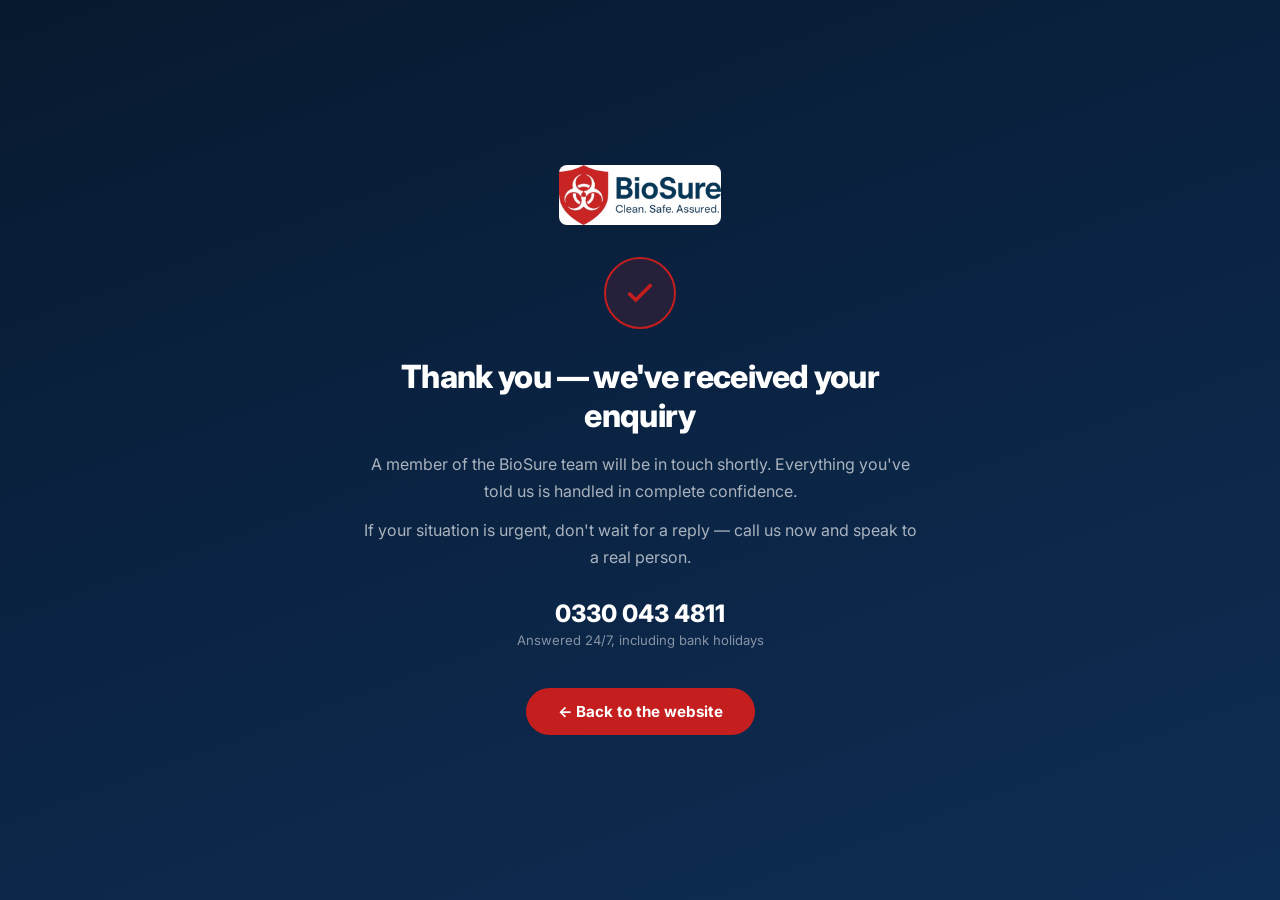
<file: thanks.html>
<!DOCTYPE html>
<html lang="en">
<head>
    <meta charset="UTF-8">
    <meta name="viewport" content="width=device-width, initial-scale=1.0">
    <title>Thank You | BioSure</title>
    <meta name="robots" content="noindex,nofollow">
    <meta name="theme-color" content="#0A2240">
    <link rel="icon" type="image/jpeg" href="logo.jpg">
    <link rel="preconnect" href="https://fonts.googleapis.com">
    <link rel="preconnect" href="https://fonts.gstatic.com" crossorigin>
    <link href="https://fonts.googleapis.com/css2?family=Inter:wght@400;500;600;700;800&display=swap" rel="stylesheet">
    <!-- Google tag (gtag.js) -->
    <script async src="https://www.googletagmanager.com/gtag/js?id=AW-17323788558"></script>
    <script>
        window.dataLayer = window.dataLayer || [];
        function gtag(){dataLayer.push(arguments);}
        gtag('js', new Date());
        // Consent Mode v2 — default denied, then restore the choice saved on the landing page
        gtag('consent', 'default', {
            'ad_storage':'denied','ad_user_data':'denied','ad_personalization':'denied','analytics_storage':'denied','wait_for_update':500
        });
        try {
            var bsConsent = localStorage.getItem('biosure_consent');
            if (bsConsent === 'granted' || bsConsent === 'denied') {
                gtag('consent','update',{'ad_storage':bsConsent,'ad_user_data':bsConsent,'ad_personalization':bsConsent,'analytics_storage':bsConsent});
            }
        } catch(e){}
        gtag('config', 'AW-17323788558');
        // Event snippet for BioSure Lead Form conversion page
        gtag('event', 'conversion', {'send_to': 'AW-17323788558/j4zACLOA_c0cEI6S0MRA'});
        function trackCall(){ gtag('event','conversion',{'send_to':'AW-17323788558/aeE9CLaA_c0cEI6S0MRA'}); } // BioSure Phone Tap
    </script>
    <style>
        :root {
            --red: #C41E1E;
            --red-dark: #A01818;
            --navy: #0A2240;
            --navy-mid: #0E2D54;
            --navy-deep: #07192E;
            --white: #FFFFFF;
        }
        * { margin: 0; padding: 0; box-sizing: border-box; }
        body {
            font-family: 'Inter', -apple-system, BlinkMacSystemFont, sans-serif;
            background: linear-gradient(160deg, var(--navy-deep) 0%, var(--navy) 40%, var(--navy-mid) 100%);
            color: var(--white);
            min-height: 100vh;
            display: flex; align-items: center; justify-content: center;
            padding: 24px; text-align: center;
        }
        .card { max-width: 560px; }
        .card img { height: 60px; width: auto; margin: 0 auto 32px; display: block; border-radius: 8px; }
        .tick {
            width: 72px; height: 72px; margin: 0 auto 28px;
            background: rgba(196,30,30,0.15); border: 2px solid var(--red);
            border-radius: 50%; display: flex; align-items: center; justify-content: center;
            color: var(--red);
        }
        h1 { font-size: 2rem; font-weight: 800; margin-bottom: 16px; letter-spacing: -0.02em; }
        p { color: rgba(255,255,255,0.65); line-height: 1.7; margin-bottom: 12px; }
        .phone { margin: 28px 0; }
        .phone a { color: var(--white); font-size: 1.5rem; font-weight: 800; text-decoration: none; }
        .phone small { display: block; color: rgba(255,255,255,0.5); font-size: 0.82rem; margin-top: 4px; }
        .btn {
            display: inline-block; margin-top: 12px; padding: 14px 32px;
            background: var(--red); color: var(--white); text-decoration: none;
            border-radius: 50px; font-weight: 700; font-size: 0.95rem;
            transition: background 0.2s;
        }
        .btn:hover { background: var(--red-dark); }
    </style>
</head>
<body>
    <div class="card">
        <img src="logo.jpg" alt="BioSure">
        <div class="tick">
            <svg width="34" height="34" fill="none" stroke="currentColor" stroke-width="2.5" viewBox="0 0 24 24"><path d="M20 6L9 17l-5-5"/></svg>
        </div>
        <h1>Thank you — we&apos;ve received your enquiry</h1>
        <p>A member of the BioSure team will be in touch shortly. Everything you&apos;ve told us is handled in complete confidence.</p>
        <p>If your situation is urgent, don&apos;t wait for a reply — call us now and speak to a real person.</p>
        <div class="phone">
            <a href="tel:+443300434811" onclick="trackCall()">0330 043 4811</a>
            <small>Answered 24/7, including bank holidays</small>
        </div>
        <a class="btn" href="/">&larr; Back to the website</a>
    </div>
</body>
</html>
</file>
<file: assets/location.css>
:root {
            --red: #C41E1E;
            --red-dark: #A01818;
            --red-light: rgba(196,30,30,0.08);
            --navy: #0A2240;
            --navy-mid: #0E2D54;
            --navy-deep: #07192E;
            --white: #FFFFFF;
            --off-white: #F7F8FA;
            --gray-200: #E3E7EC;
            --gray-300: #D1D6DD;
            --gray-500: #6B7280;
            --gray-700: #374151;
            --gray-900: #111827;
            --shadow-sm: 0 2px 8px rgba(10,34,64,0.04);
            --shadow-md: 0 8px 24px rgba(10,34,64,0.06);
            --shadow-red: 0 12px 30px rgba(196,30,30,0.25);
        }
        * { margin: 0; padding: 0; box-sizing: border-box; }
        html { scroll-behavior: smooth; -webkit-text-size-adjust: 100%; text-size-adjust: 100%; }
        body {
            font-family: 'Inter', -apple-system, BlinkMacSystemFont, sans-serif;
            color: var(--gray-700);
            line-height: 1.65;
            -webkit-font-smoothing: antialiased;
            background: var(--white);
        }
        img { max-width: 100%; display: block; }
        a { color: inherit; text-decoration: none; }
        .container { max-width: 1140px; margin: 0 auto; padding: 0 24px; }

        /* Emergency bar */
        .emergency-bar {
            background: var(--red); color: var(--white);
            font-size: 0.85rem; font-weight: 600; padding: 10px 0;
        }
        .emergency-bar .container {
            display: flex; align-items: center; justify-content: center;
            gap: 18px; flex-wrap: wrap;
        }
        .emergency-bar .pulse {
            width: 8px; height: 8px; background: var(--white); border-radius: 50%;
            animation: pulse 1.8s infinite;
        }
        .emergency-bar a { font-weight: 700; }
        .emergency-bar a:hover { text-decoration: underline; }
        @keyframes pulse {
            0%,100% { opacity: 1; transform: scale(1); }
            50% { opacity: 0.55; transform: scale(1.35); }
        }

        /* Nav (minimal — no menu) */
        .nav { background: var(--white); border-bottom: 1px solid var(--gray-200); padding: 14px 0; }
        .nav .container { display: flex; align-items: center; justify-content: space-between; gap: 16px; }
        .logo { display: flex; align-items: center; }
        .logo img { height: 46px; width: auto; display: block; }
        .nav-cta { display: flex; align-items: center; gap: 14px; }
        .nav-phone { color: var(--navy); font-weight: 800; font-size: 1rem; display: inline-flex; align-items: center; gap: 8px; }
        .nav-phone svg { width: 18px; height: 18px; color: var(--red); }

        /* Buttons */
        .btn {
            display: inline-flex; align-items: center; justify-content: center; gap: 8px;
            padding: 14px 24px; border-radius: 999px; font-weight: 700; font-size: 0.95rem;
            border: none; cursor: pointer; transition: transform 0.15s, box-shadow 0.15s;
            white-space: nowrap; text-align: center;
        }
        .btn-primary { background: var(--red); color: var(--white); box-shadow: var(--shadow-red); }
        .btn-primary:hover { background: var(--red-dark); transform: translateY(-1px); }
        .btn-ghost {
            background: transparent; color: var(--white);
            border: 1.5px solid rgba(255,255,255,0.35);
        }
        .btn-ghost:hover { background: rgba(255,255,255,0.08); }
        .btn-lg { padding: 18px 32px; font-size: 1.02rem; }

        /* Hero */
        .hero {
            background: linear-gradient(135deg, var(--navy-deep) 0%, var(--navy) 60%, var(--navy-mid) 100%);
            color: var(--white); padding: 80px 0 90px;
            position: relative; overflow: hidden;
        }
        .hero::before {
            content: ""; position: absolute; inset: 0;
            background-image:
              linear-gradient(rgba(255,255,255,0.04) 1px, transparent 1px),
              linear-gradient(90deg, rgba(255,255,255,0.04) 1px, transparent 1px);
            background-size: 60px 60px;
            mask-image: radial-gradient(circle at 30% 40%, black, transparent 75%);
            opacity: 0.6;
        }
        .hero .container { position: relative; z-index: 1; display: grid; grid-template-columns: 1.15fr 1fr; gap: 56px; align-items: center; }
        .hero-pill {
            display: inline-flex; align-items: center; gap: 10px;
            background: rgba(196,30,30,0.15); color: #FF8888;
            border: 1px solid rgba(196,30,30,0.35);
            padding: 7px 16px; border-radius: 999px;
            font-size: 0.82rem; font-weight: 700; letter-spacing: 0.02em;
            margin-bottom: 24px;
        }
        .hero-pill .dot { width: 7px; height: 7px; background: var(--red); border-radius: 50%; animation: pulse 1.8s infinite; }
        .hero h1 {
            font-size: clamp(2.2rem, 4.3vw, 3.5rem);
            font-weight: 900; line-height: 1.05; letter-spacing: -0.025em;
            color: var(--white); margin-bottom: 22px;
        }
        .hero h1 span { color: var(--red); }
        .hero-sub {
            font-size: 1.1rem; color: rgba(255,255,255,0.78);
            max-width: 540px; margin-bottom: 32px;
        }
        .hero-ctas { display: flex; gap: 12px; flex-wrap: wrap; margin-bottom: 28px; }
        .hero-trust { display: flex; flex-wrap: wrap; gap: 22px; font-size: 0.88rem; color: rgba(255,255,255,0.7); }
        .hero-trust span { display: inline-flex; align-items: center; gap: 8px; }
        .hero-trust svg { width: 16px; height: 16px; color: var(--red); }

        .hero-visual {
            position: relative;
            display: grid; grid-template-columns: 1fr 1fr; gap: 14px;
        }
        .hero-visual img {
            border-radius: 14px; box-shadow: 0 20px 50px rgba(0,0,0,0.4);
            width: 100%; height: auto;
            aspect-ratio: 3/4; object-fit: cover;
        }
        .hero-visual img:first-child { margin-top: 24px; }
        .hero-rating {
            position: absolute; bottom: -18px; left: 50%; transform: translateX(-50%);
            background: var(--white); color: var(--navy);
            padding: 12px 18px; border-radius: 12px; box-shadow: var(--shadow-md);
            display: flex; align-items: center; gap: 12px; white-space: nowrap;
        }
        .hero-rating .stars { color: #F5B400; font-size: 1rem; letter-spacing: 1px; }
        .hero-rating-text strong { display: block; font-weight: 800; font-size: 0.95rem; }
        .hero-rating-text small { font-size: 0.75rem; color: var(--gray-500); }

        /* Trust band */
        .trust-band { background: var(--off-white); padding: 28px 0; border-bottom: 1px solid var(--gray-200); }
        .trust-band .container {
            display: flex; flex-wrap: wrap; justify-content: center;
            gap: 36px 48px; align-items: center;
        }
        .trust-item { display: flex; align-items: center; gap: 10px; color: var(--gray-700); font-weight: 600; font-size: 0.92rem; }
        .trust-item svg { width: 22px; height: 22px; color: var(--red); flex-shrink: 0; }

        /* Section base */
        section { padding: 72px 0; }
        .section-label {
            display: inline-block; background: var(--red-light); color: var(--red);
            padding: 6px 14px; border-radius: 999px; font-size: 0.75rem;
            font-weight: 800; letter-spacing: 0.08em; text-transform: uppercase;
            margin-bottom: 14px;
        }
        .section-title {
            font-size: clamp(1.7rem, 3vw, 2.4rem); font-weight: 800;
            color: var(--navy); line-height: 1.15; letter-spacing: -0.02em;
            margin-bottom: 12px;
        }
        .section-title span { color: var(--red); }
        .section-sub { color: var(--gray-500); font-size: 1.02rem; max-width: 640px; }
        .text-center { text-align: center; }
        .text-center .section-sub { margin: 0 auto; }
        .head-block { margin-bottom: 48px; }

        /* Services */
        .services { background: var(--white); }
        .service-grid {
            display: grid; grid-template-columns: repeat(4, 1fr); gap: 20px;
        }
        .service-card {
            background: var(--white); border: 1px solid var(--gray-200);
            border-radius: 14px; padding: 28px 22px;
            transition: transform 0.2s, box-shadow 0.2s, border-color 0.2s;
        }
        .service-card:hover { transform: translateY(-4px); box-shadow: var(--shadow-md); border-color: var(--red-light); }
        .service-icon {
            width: 48px; height: 48px; border-radius: 12px;
            background: var(--red-light); color: var(--red);
            display: flex; align-items: center; justify-content: center;
            margin-bottom: 18px;
        }
        .service-icon svg { width: 24px; height: 24px; }
        .service-card h3 {
            font-size: 1.08rem; font-weight: 800; color: var(--navy);
            margin-bottom: 8px; letter-spacing: -0.01em;
        }
        .service-card p { font-size: 0.92rem; color: var(--gray-500); line-height: 1.55; }

        /* How it works */
        .how {
            background: linear-gradient(135deg, var(--navy-deep), var(--navy));
            color: var(--white);
        }
        .how .section-title { color: var(--white); }
        .how .section-sub { color: rgba(255,255,255,0.6); }
        .steps {
            display: grid; grid-template-columns: repeat(3, 1fr); gap: 28px;
            margin-top: 12px;
        }
        .step {
            background: rgba(255,255,255,0.04); border: 1px solid rgba(255,255,255,0.08);
            padding: 28px 24px; border-radius: 14px; position: relative;
        }
        .step-num {
            position: absolute; top: 22px; right: 22px;
            font-size: 0.78rem; font-weight: 800; color: var(--red);
            background: var(--white); padding: 4px 10px; border-radius: 999px;
            letter-spacing: 0.04em;
        }
        .step-icon {
            width: 44px; height: 44px; border-radius: 10px;
            background: var(--red); color: var(--white);
            display: flex; align-items: center; justify-content: center;
            margin-bottom: 18px;
        }
        .step-icon svg { width: 22px; height: 22px; }
        .step h3 {
            font-size: 1.1rem; font-weight: 800; color: var(--white);
            margin-bottom: 8px; letter-spacing: -0.01em;
        }
        .step p { font-size: 0.93rem; color: rgba(255,255,255,0.7); }

        /* CTA section */
        .cta {
            background: var(--off-white);
        }
        .cta-card {
            background: var(--white);
            border: 1px solid var(--gray-200);
            border-radius: 18px;
            padding: 48px;
            display: grid; grid-template-columns: 1fr 1fr; gap: 48px;
            align-items: start;
            box-shadow: var(--shadow-md);
        }
        .cta-card h2 { font-size: 1.85rem; font-weight: 800; color: var(--navy); letter-spacing: -0.02em; margin-bottom: 12px; }
        .cta-card h2 span { color: var(--red); }
        .cta-card p.lead { color: var(--gray-500); margin-bottom: 22px; }
        .cta-points { list-style: none; display: flex; flex-direction: column; gap: 10px; margin-bottom: 24px; }
        .cta-points li { display: flex; align-items: flex-start; gap: 10px; font-size: 0.95rem; color: var(--gray-700); }
        .cta-points svg { width: 18px; height: 18px; color: var(--red); flex-shrink: 0; margin-top: 3px; }
        .cta-phone-block {
            background: var(--red-light); border: 1px dashed rgba(196,30,30,0.3);
            border-radius: 12px; padding: 18px; display: flex; align-items: center; gap: 14px;
        }
        .cta-phone-block svg { width: 28px; height: 28px; color: var(--red); flex-shrink: 0; }
        .cta-phone-block strong { display: block; font-size: 1.25rem; color: var(--navy); font-weight: 800; letter-spacing: -0.01em; }
        .cta-phone-block small { color: var(--gray-500); font-size: 0.85rem; }

        /* Form */
        .form { display: flex; flex-direction: column; gap: 14px; min-width: 0; }
        .field { min-width: 0; }
        .field select { min-width: 0; }
        .form-row { display: grid; grid-template-columns: 1fr 1fr; gap: 14px; }
        .field label {
            display: block; font-size: 0.82rem; font-weight: 700;
            color: var(--navy); margin-bottom: 6px; letter-spacing: 0.01em;
        }
        .field input, .field select, .field textarea {
            width: 100%; padding: 12px 14px; border-radius: 10px;
            border: 1px solid var(--gray-300); font-family: inherit; font-size: 0.95rem;
            color: var(--gray-900); background: var(--white);
            transition: border-color 0.15s, box-shadow 0.15s;
        }
        .field input:focus, .field select:focus, .field textarea:focus {
            outline: none; border-color: var(--red);
            box-shadow: 0 0 0 3px rgba(196,30,30,0.12);
        }
        .field textarea { resize: vertical; min-height: 80px; }
        .form-foot { font-size: 0.78rem; color: var(--gray-500); }

        /* Footer */
        footer {
            background: var(--navy-deep); color: rgba(255,255,255,0.7);
            padding: 32px 0; font-size: 0.88rem;
        }
        footer .container {
            display: flex; flex-wrap: wrap; justify-content: space-between;
            align-items: center; gap: 16px;
        }
        footer a { color: rgba(255,255,255,0.85); font-weight: 600; }
        footer a:hover { color: var(--white); }

        /* Responsive */
        @media (max-width: 960px) {
            .hero .container { grid-template-columns: 1fr; gap: 48px; text-align: center; }
            .hero-sub { margin-left: auto; margin-right: auto; }
            .hero-ctas { justify-content: center; }
            .hero-trust { justify-content: center; }
            .hero-visual { max-width: 460px; margin: 0 auto; }
            .service-grid { grid-template-columns: repeat(2, 1fr); }
            .steps { grid-template-columns: 1fr; }
            .cta-card { grid-template-columns: 1fr; padding: 32px; text-align: center; }
            .cta-points { display: inline-flex; text-align: left; }
            .cta-phone-block { justify-content: center; }
            .nav-phone { display: none; }
        }
        @media (max-width: 560px) {
            section { padding: 56px 0; }
            .hero { padding: 60px 0 72px; }
            .service-grid { grid-template-columns: 1fr; }
            .form-row { grid-template-columns: 1fr; }
            .trust-band .container { gap: 18px 28px; }
            .logo img { height: 36px; }
            .nav { padding: 10px 0; }
            .nav .container { gap: 10px; }
            .nav-cta .btn { padding: 10px 16px; font-size: 0.85rem; }
            .cta-card { padding: 24px; }
        }

        /* Floating call button */
        .float-call {
            position: fixed; right: 20px; bottom: 20px; z-index: 1000;
            display: inline-flex; align-items: center; gap: 10px;
            background: var(--red); color: var(--white);
            padding: 14px 22px 14px 18px; border-radius: 999px;
            font-weight: 800; font-size: 0.95rem; letter-spacing: 0.01em;
            text-decoration: none; box-shadow: var(--shadow-red);
            transition: transform 0.15s, box-shadow 0.15s, background 0.15s;
        }
        .float-call:hover { background: var(--red-dark); transform: translateY(-2px); box-shadow: 0 18px 36px rgba(196,30,30,0.32); }
        .float-call svg { width: 22px; height: 22px; flex-shrink: 0; }
        .float-call::before {
            content: ""; position: absolute; inset: 0;
            border-radius: inherit; box-shadow: 0 0 0 0 rgba(196,30,30,0.55);
            animation: ring 2.2s infinite;
            pointer-events: none;
        }
        @keyframes ring {
            0% { box-shadow: 0 0 0 0 rgba(196,30,30,0.55); }
            70% { box-shadow: 0 0 0 18px rgba(196,30,30,0); }
            100% { box-shadow: 0 0 0 0 rgba(196,30,30,0); }
        }
        @media (max-width: 560px) {
            .float-call { right: 14px; bottom: 14px; padding: 12px 16px 12px 14px; font-size: 0.9rem; }
            .float-call .label { display: none; }
        }
        @media print {
            .float-call { display: none; }
        }
    
/* ── Location-page extras ─────────────────────────────── */
.intro-section { background: var(--white); }
.intro-copy { max-width: 820px; margin: 0 auto; }
.intro-copy p { color: var(--gray-700); font-size: 1.02rem; line-height: 1.8; margin-bottom: 18px; }
.areas-section { background: var(--off-white); }
.area-chips { display: flex; flex-wrap: wrap; gap: 10px; justify-content: center; margin-top: 32px; }
.area-chip {
    padding: 9px 20px; background: var(--white); border: 1px solid var(--gray-300);
    border-radius: 50px; font-size: 0.88rem; font-weight: 600; color: var(--navy);
}
.faq-section { background: var(--white); }
.faq-list { max-width: 820px; margin: 40px auto 0; }
.faq-item {
    background: var(--white); border: 1px solid var(--gray-300);
    border-radius: 14px; margin-bottom: 12px; overflow: hidden;
}
.faq-item.open { border-color: rgba(196,30,30,0.3); }
.faq-q {
    width: 100%; padding: 20px 24px; background: none; border: none;
    display: flex; align-items: center; justify-content: space-between;
    cursor: pointer; font-family: inherit; font-size: 0.98rem;
    font-weight: 600; color: var(--navy); text-align: left; gap: 16px;
}
.faq-q svg { flex-shrink: 0; color: var(--gray-500); transition: transform 0.3s; }
.faq-item.open .faq-q svg { transform: rotate(180deg); color: var(--red); }
.faq-a { max-height: 0; overflow: hidden; transition: max-height 0.35s ease, padding 0.35s ease; padding: 0 24px; }
.faq-item.open .faq-a { max-height: 400px; padding: 0 24px 20px; }
.faq-a p { font-size: 0.92rem; color: var(--gray-500); line-height: 1.75; }
.location-footer-links { margin-top: 10px; font-size: 0.85rem; }
.location-footer-links a { color: rgba(255,255,255,0.65); }
.location-footer-links a:hover { color: var(--white); }
</file>
